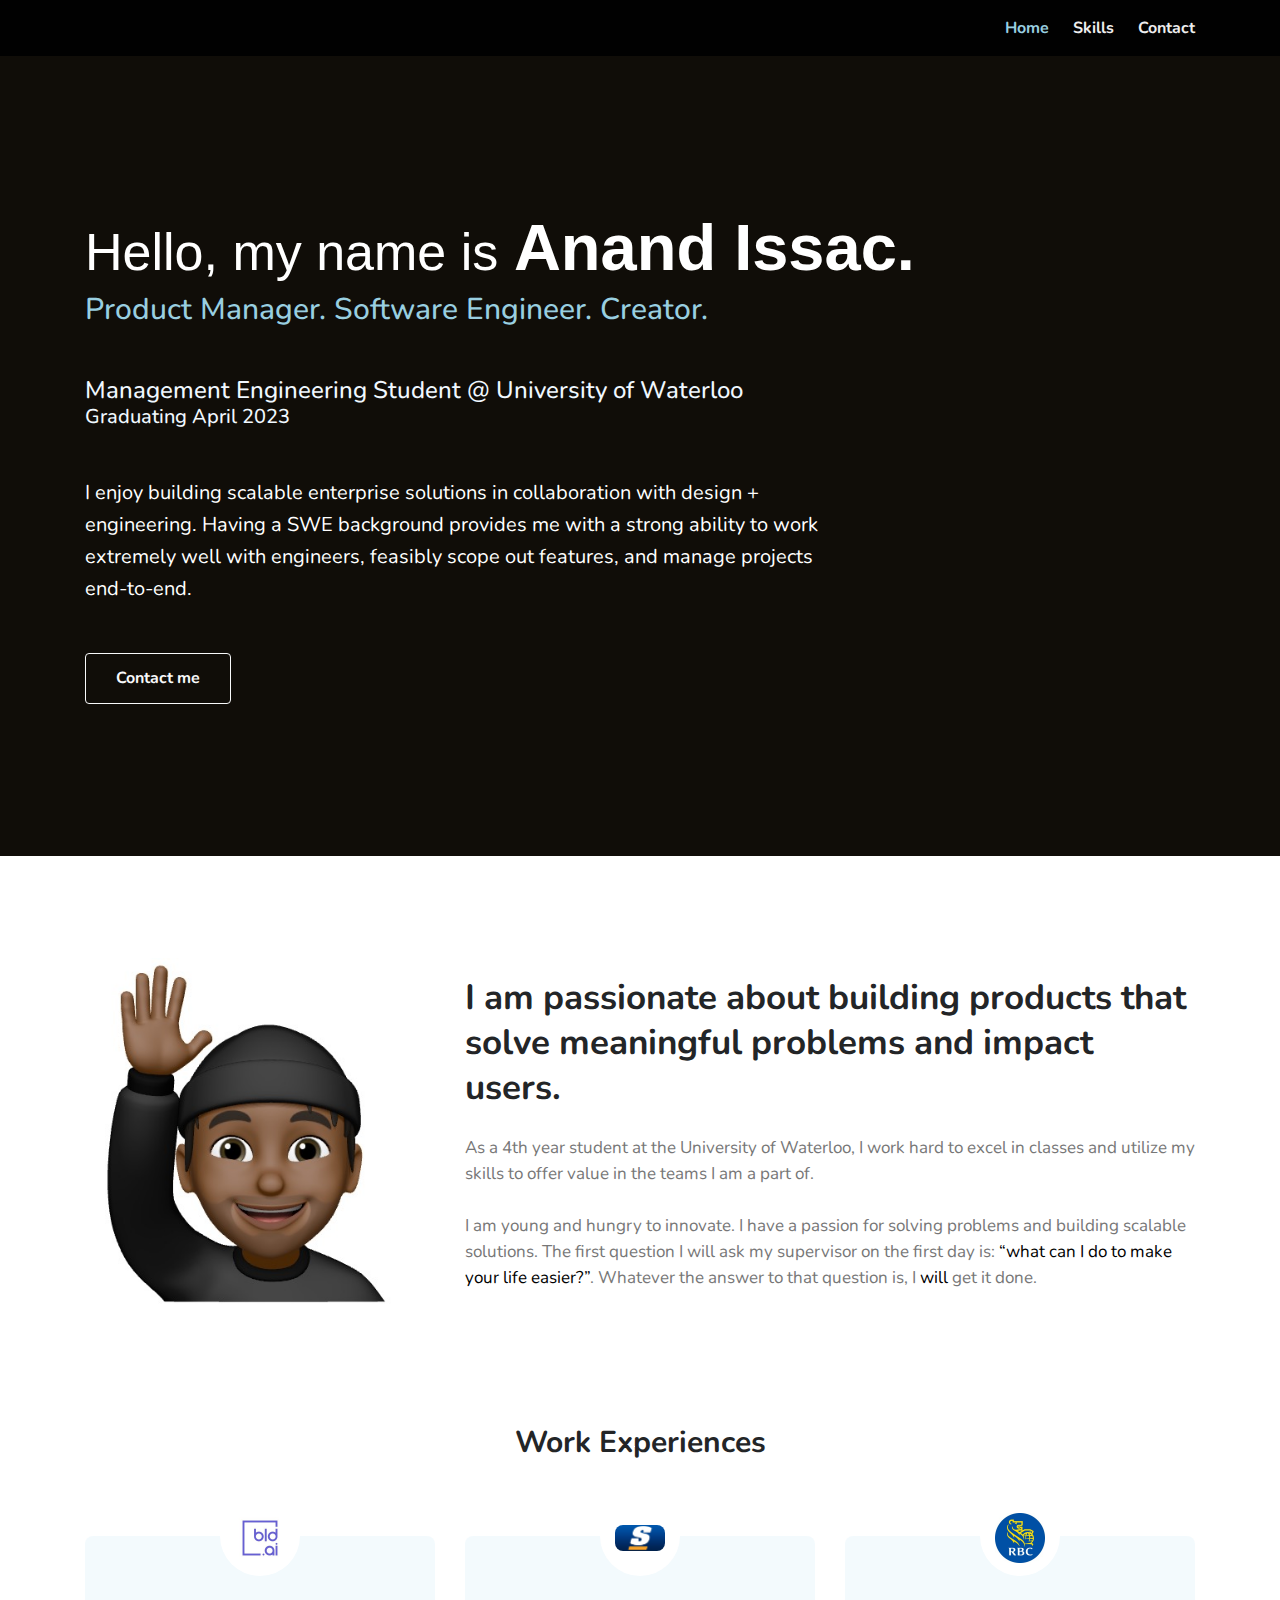
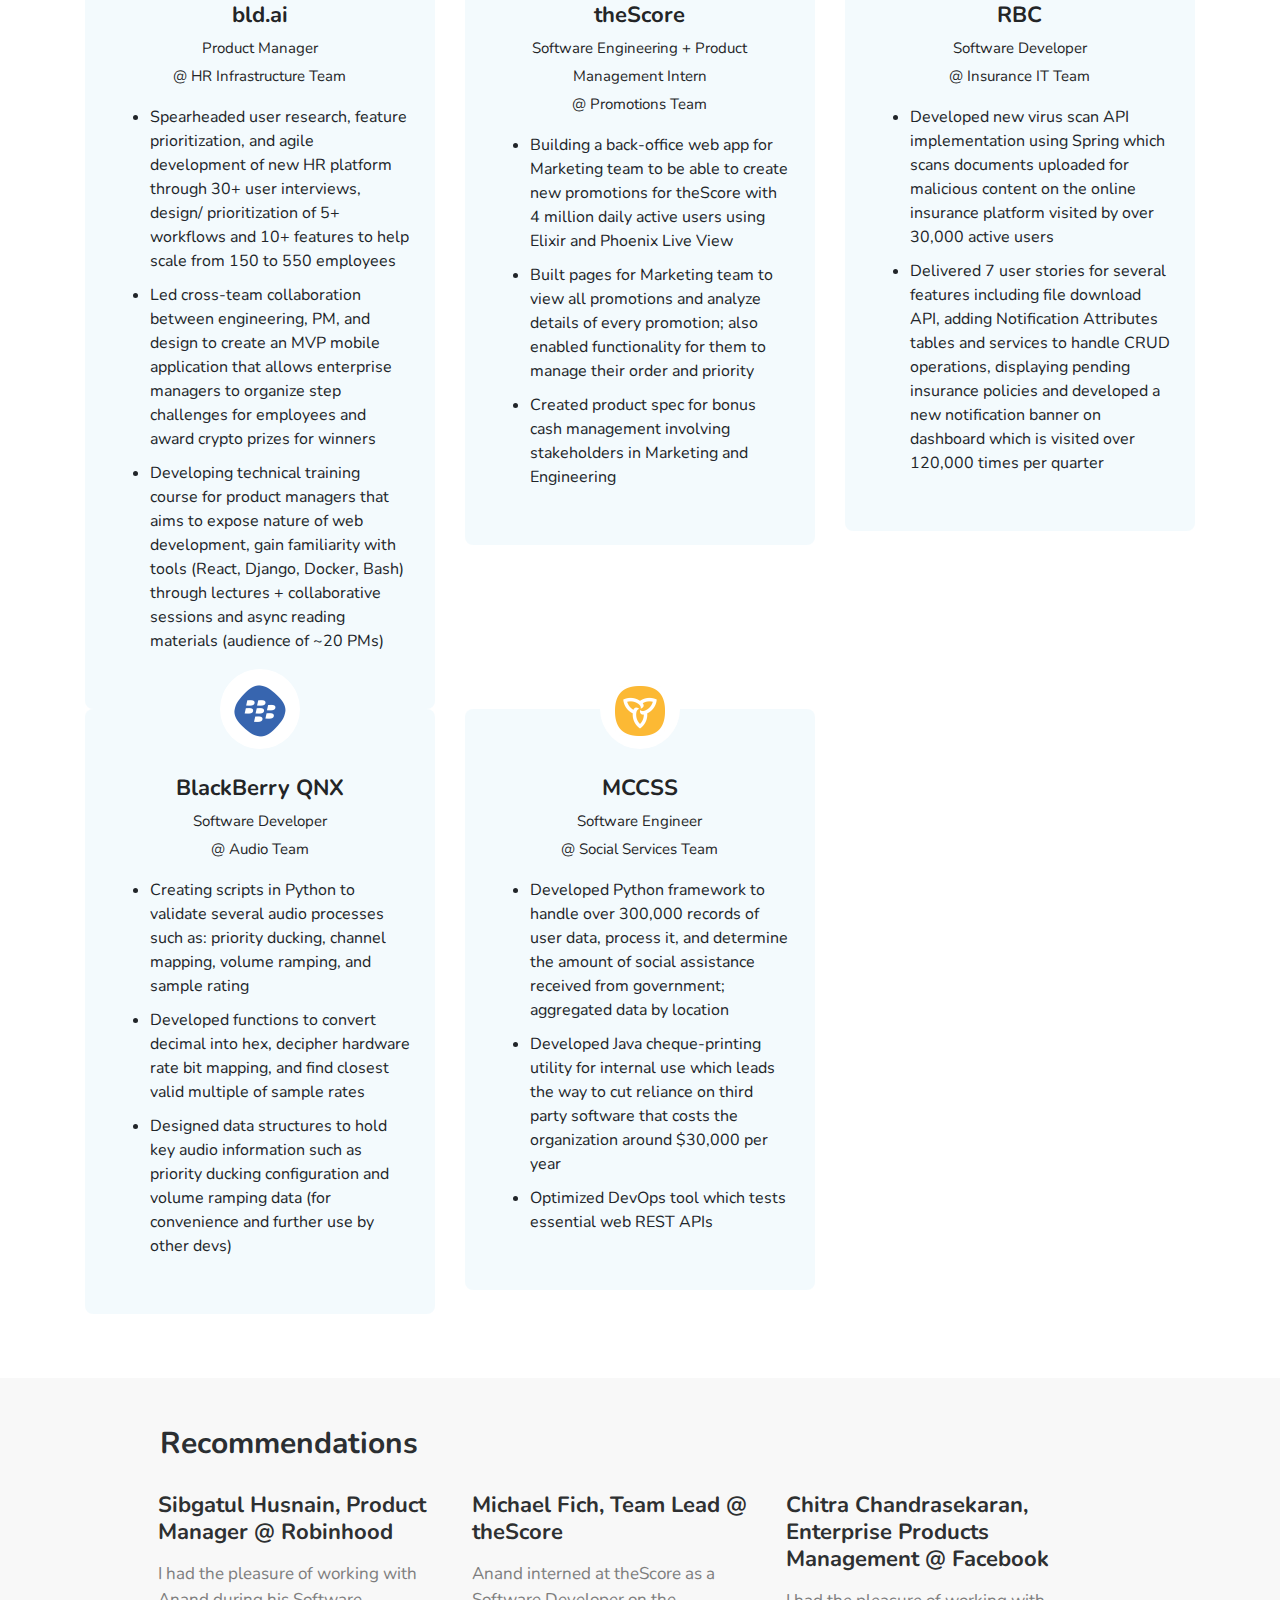
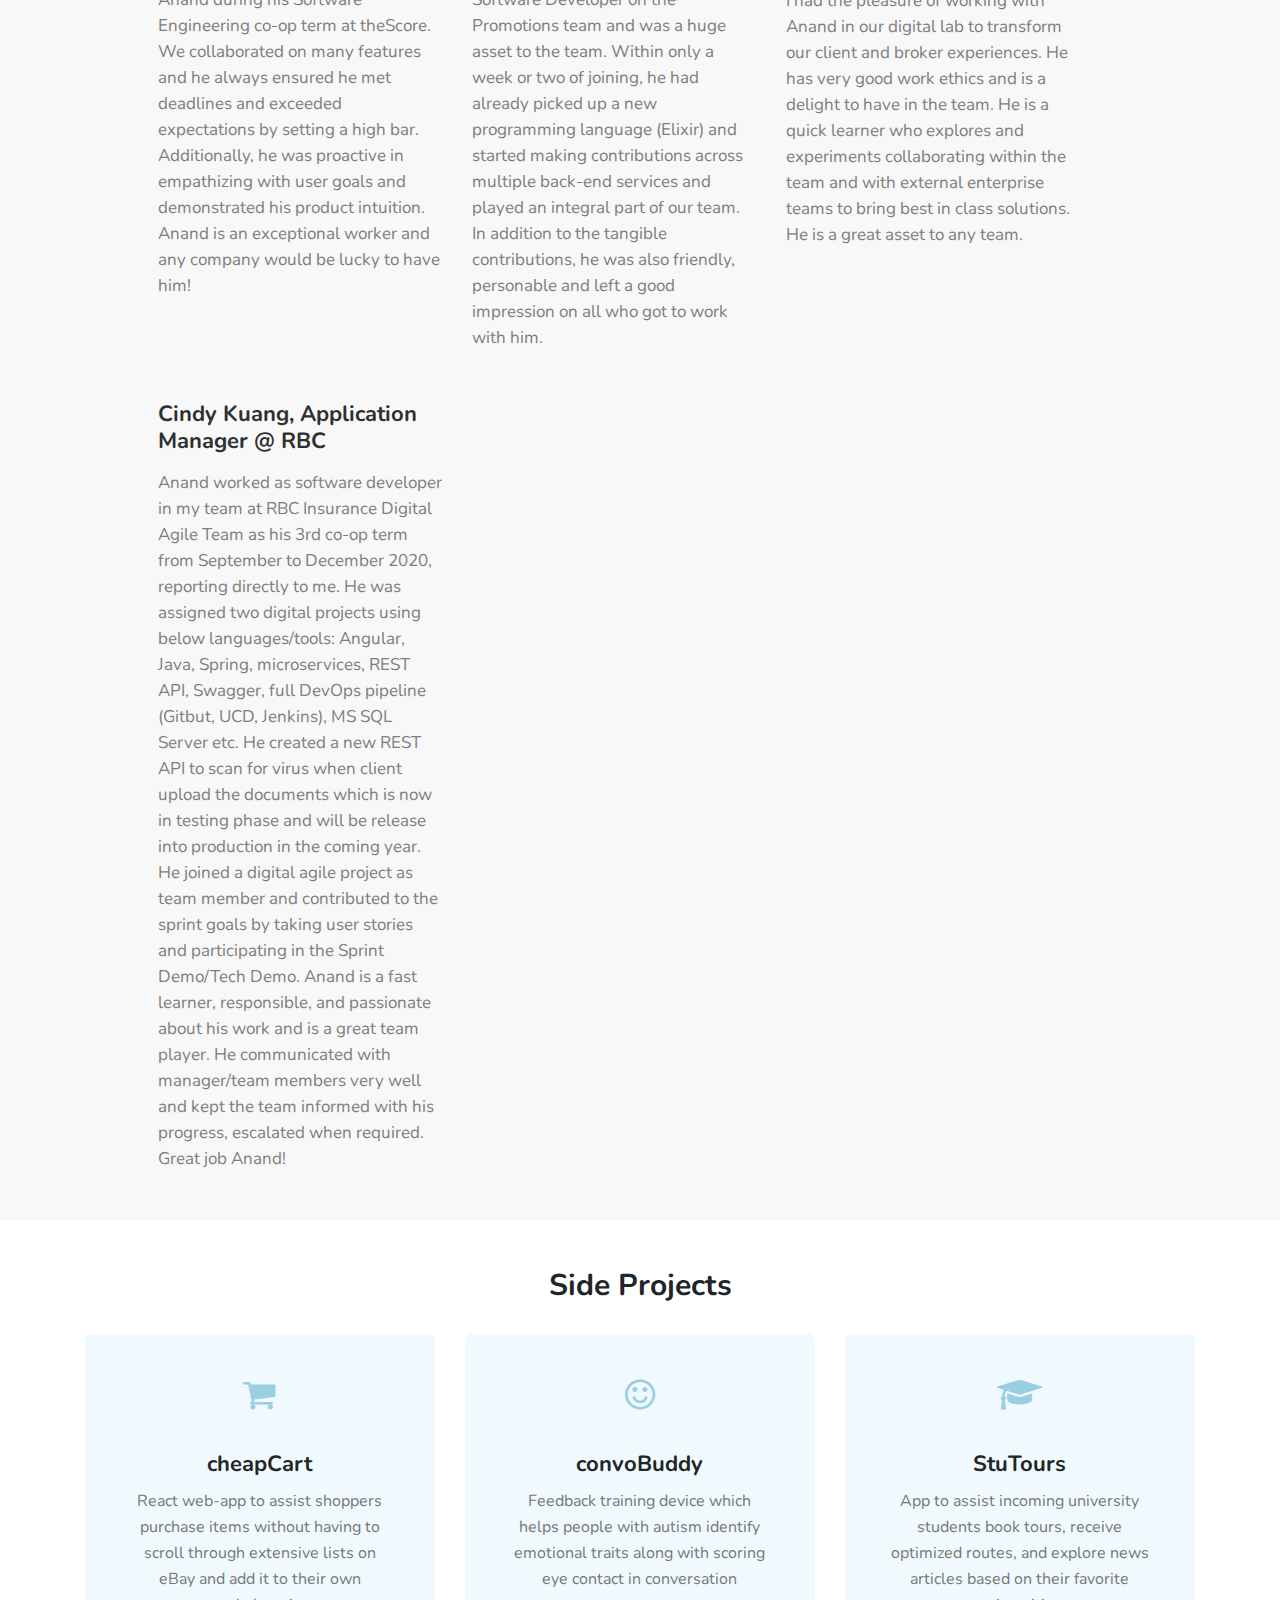
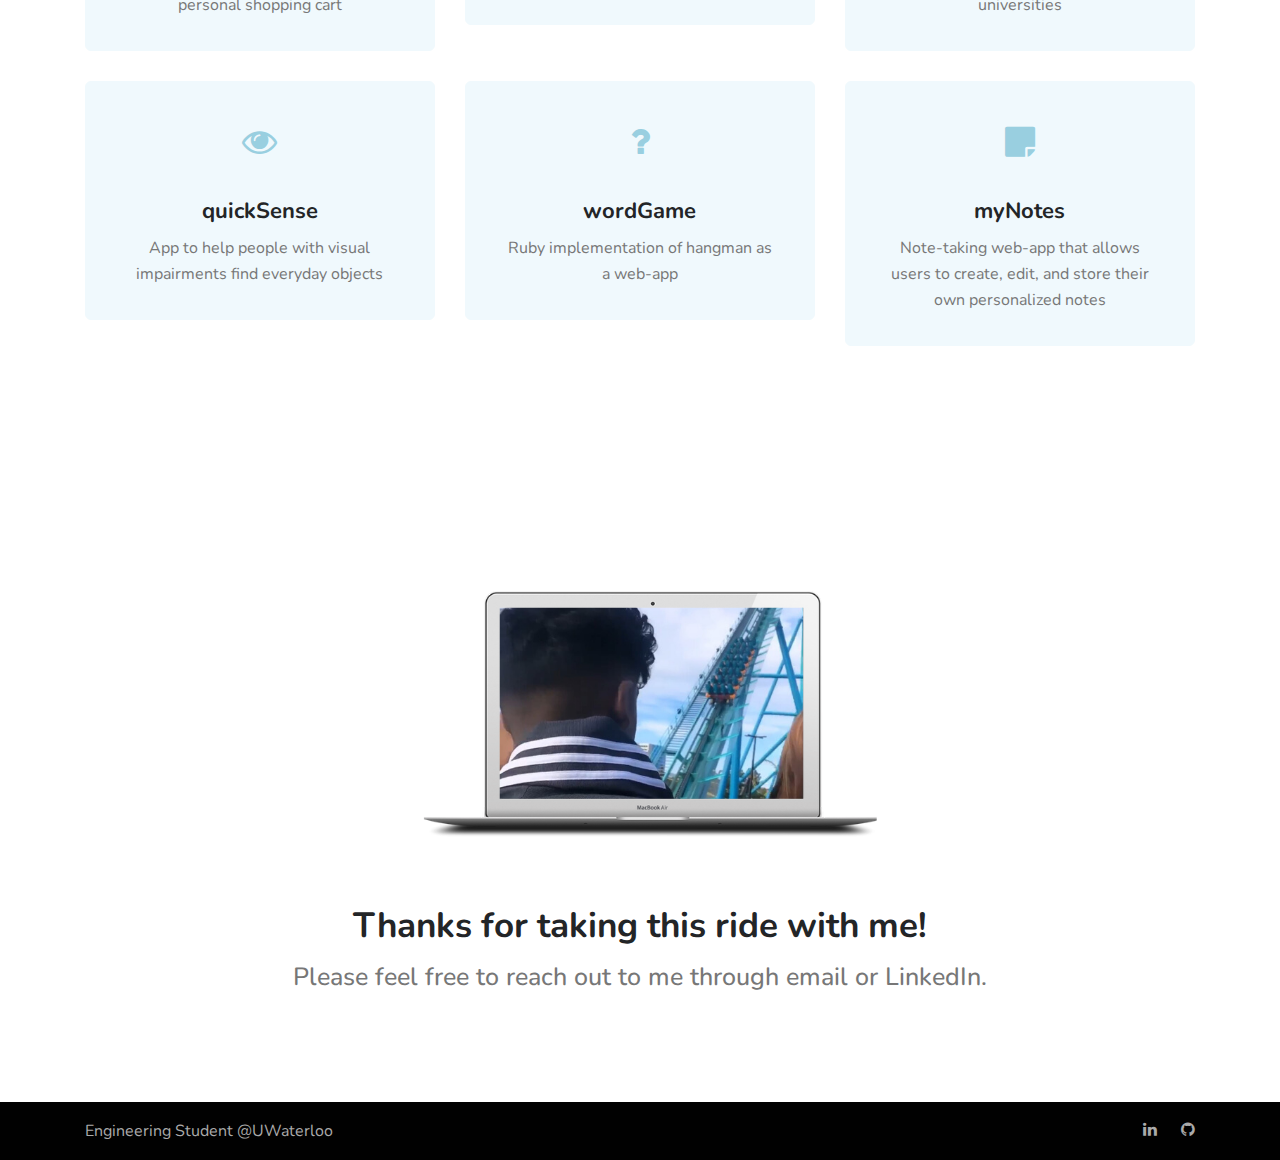
<file: index.html>
<!--
Author: W3layouts
Author URL: http://w3layouts.com
-->
<!doctype html>
<html lang="en">

<head>
  <!-- Required meta tags -->
  <meta charset="utf-8">
  <meta name="viewport" content="width=device-width, initial-scale=1, shrink-to-fit=no">

  <title>Anand Issac Website</title>

  <!-- google fonts -->
  <link href="//fonts.googleapis.com/css?family=Nunito:400,700&display=swap" rel="stylesheet">

  <!-- Template CSS -->
  <link rel="stylesheet" href="assets/css/style-starter.css">

</head>

<body>
<!-- header -->
<header>
  <div class="w3l-header" id="home">
    <div class="container">
      <nav class="navbar navbar-expand-lg navbar-dark pl-0 pr-0">
      
        <!-- if logo is image enable this   
            <a class="navbar-brand" href="#index.html">
                <img src="image-path" alt="Your logo" title="Your logo" style="height:35px;" />
            </a> -->
        <button class="navbar-toggler" type="button" data-toggle="collapse" data-target="#navbarNav" aria-controls="navbarNav" aria-expanded="false"
          aria-label="Toggle navigation">
          <span class="navbar-toggler-icon fa fa-bars"></span>
        </button>
        <div class="collapse navbar-collapse" id="navbarNav">
          <ul class="navbar-nav ml-auto">
            <li class="nav-item active mr-lg-4">
              <a class="nav-link pl-0 pr-0" href="index.html">Home <span class="sr-only">(current)</span></a>
            </li>
            <li class="nav-item mr-lg-4">
              <a class="nav-link pl-0 pr-0" href="services.html">Skills</a>
            </li>
            <li class="nav-item">
              <a class="nav-link pl-0 pr-0" href="contact.html">Contact</a>
            </li>
          </ul>
        </div>
      </nav>
    </div>
  </div>
</header>
<!-- //header -->
<!--  Main banner section -->
<section class="w3l-main-banner">
  <div class="banner-view">
    <div class="banner-info container">
      <h3 class="banner-text" style="font-family: sans-serif;"><small>Hello, my name is</small>
        Anand Issac.
      </h3>
      <h1 style="color: #99cfe0; font-size: 30px"> Product Manager. Software Engineer. Creator. </h1>
      <h4 class="mt-3 mt-5" style="color:aliceblue;"> Management Engineering Student @ University of Waterloo </h4>
      <h5 style="color:aliceblue;"> Graduating April 2023 </h5>

      <p class="mt-3 mb-5 mt-5"> I enjoy building scalable enterprise solutions in collaboration with design + engineering. Having a SWE background provides me with a strong ability to work extremely well with engineers, feasibly scope out features, and manage projects end-to-end. </p><br>
      <a href="contact.html" class="btn btn-outline-light btn-style mr-3">Contact me</a>
    </div>
  </div>

  <div id='stars'></div>
  <div id='stars2'></div>
  <div id='stars3'></div>
</section>

<!--  //Main banner section -->
<!-- w3l-content-photo-5 -->
<div class="w3l-content-photo-5 py-5" id="about">
	<div class="content-main pt-lg-5 pt-md-3 pb-0">
		<div class="container">
			<div class="row">
				<div class="col-lg-4 content-photo">
					<a><img src="assets/images/myimage.jpg" class="img-fluid"></a>
				</div>
				<div class="col-lg-8 content-left mt-lg-0 mt-5 ">
					<h3>I am passionate about building products that solve meaningful problems and impact users.</h3>
					<p class="mb-0">As a 4th year student at the University of Waterloo, I work hard to excel in classes and utilize my skills to offer value in the teams I am a part of.
            <br><br> I am young and hungry to innovate. I have a passion for solving problems and building scalable solutions. The first question I will ask my supervisor on the first day is: <span style="color:black;">“what can I do to make your life easier?”</span>. Whatever the answer to that question is, I <span style="color:black;">will</span> get it done.   </p>
          <!-- 
            <a href="about.html" class="btn-style btn-primary btn mt-lg-5 mt-4">About Me</a>-->
				</div>
			</div>
		</div>
	</div>
</div>

<div class="w3l-open-block-services py-5">
  <div class="container py-lg-3">
      <h3 class="head-title" style="font-size: 30px;">Work Experiences</h3>
      <div class="row mt-5 pt-3">
        <div class="col-lg-4 col-md-6 mt-md-0 mt-5 pt-md-0 pt-3">
            <div class="card text-center">
                <div class="icon-holder" style="background-color: white;">
                  <img style=" float: middle;max-width:50px; max-height:50px;width:auto;height:auto;" src = "assets/images/bld.jpeg">
                </div>
                <h4 class="mission">bld.ai</h4>
                <h4 class="mission" style="font-size: 15px; margin-top: 5px; font-weight: normal;">Product Manager <br> @ HR Infrastructure Team</h4>
                <ul class="mission" style="text-align: left; margin-top: 15px; ">
                  <li class="mission" >Spearheaded user research, feature prioritization, and agile development of new HR platform through 30+ user interviews, design/ prioritization of 5+ workflows and 10+ features to help scale from 150 to 550 employees</li>
                  <li class="mission" style="margin-top: 10px;">Led cross-team collaboration between engineering, PM, and design to create an MVP mobile application that allows enterprise managers to organize step challenges for employees and award crypto prizes for winners</li>
                  <li class="mission" style="margin-top: 10px;">Developing technical training course for product managers that aims to expose nature of web development, gain familiarity with tools (React, Django, Docker, Bash) through lectures + collaborative sessions and async reading materials (audience of ~20 PMs)</li>
                </ul>
              
            </div>
        </div>
          <div class="col-lg-4 col-md-6">
              <div class="card text-center">
                  <div class="icon-holder" style="background-color: white;">
                      
                      <img style=" float: middle;max-width:50px; max-height:50px;width:auto;height:auto;" src = "assets/images/theScore.png">
                  </div>
                  <h4 class="mission">theScore</h4>
                  <h4 class="mission" style="font-size: 15px; margin-top: 5px; font-weight: normal;">Software Engineering + Product Management Intern <br>@ Promotions Team</h4>
                  <ul class="mission" style="text-align: left; margin-top: 15px; ">
                    <li class="mission" >Building a back-office web app for Marketing team to be able to create new promotions for theScore with 4
                      million daily active users using Elixir and Phoenix Live View</li>
                    <li class="mission" style="margin-top: 10px;">Built pages for Marketing team to view all promotions and analyze details of every promotion; also enabled
                      functionality for them to manage their order and priority </li>
                    <li class="mission" style="margin-top: 10px;">Created product spec for bonus cash management involving stakeholders in Marketing and Engineering</li>
                  </ul>
                  <!--
                  <div class="open-description">
                      <p>Maecenas sodales eu commodo ligula eget dolor dolor sit amet ligula</p>
                      <a href="#read" class="editContent">Read More</a>
                  </div>-->
              </div>
          </div>
          <div class="col-lg-4 col-md-6">
              <div class="card text-center">
                  <div class="icon-holder" style="background-color: white;">
                      
                      <img style=" float: middle;max-width:50px; max-height:50px;width:auto;height:auto;" src = "assets/images/rbc.jpeg">
                  </div>
                  <h4 class="mission">RBC</h4>
                  <h4 class="mission" style="font-size: 15px; margin-top: 5px; font-weight: normal;">Software Developer <br>@ Insurance IT Team</h4>
                  <ul class="mission" style="text-align: left; margin-top: 15px; ">
                    <li class="mission" >Developed new virus scan API implementation using Spring which scans documents uploaded for malicious content on the online insurance platform visited by over 30,000 active users</li>
                    <li class="mission" style="margin-top: 10px;">Delivered 7 user stories for several features including file download API, adding Notification Attributes tables and services to handle CRUD operations, displaying pending insurance policies and developed a new notification banner on dashboard which is visited over 120,000 times per quarter </li>
                  </ul>
                  <!--
                  <div class="open-description">
                      <p>Maecenas sodales eu commodo ligula eget dolor dolor sit amet ligula</p>
                      <a href="#read" class="editContent">Read More</a>
                  </div>-->
              </div>
          </div>
          <div class="col-lg-4 col-md-6 mt-md-0 mt-5 pt-md-0 pt-3">
              <div class="card text-center">
                  <div class="icon-holder" style="background-color: white;">
                    <img style=" float: middle;" src = "assets/images/blackberry.png">
                  </div>
                  <h4 class="mission">BlackBerry QNX</h4>
                  <h4 class="mission" style="font-size: 15px; margin-top: 5px; font-weight: normal;">Software Developer <br> @ Audio Team</h4>
                  <ul class="mission" style="text-align: left; margin-top: 15px; ">
                    <li class="mission" >Creating scripts in Python to validate several audio processes such as: priority ducking, channel mapping, volume ramping, and sample rating</li>
                    <li class="mission" style="margin-top: 10px;">Developed functions to convert decimal into hex, decipher hardware rate bit mapping, and find closest valid multiple of sample rates </li>
                    <li class="mission" style="margin-top: 10px;">Designed data structures to hold key audio information such as priority ducking configuration and volume ramping data (for convenience and further use by other devs)</li>
                  </ul>
                 
              </div>
          </div>
          <div class="col-lg-4 col-md-6 mt-lg-0 mt-5 pt-lg-0 pt-3">
              <div class="card text-center">
                  <div class="icon-holder" style="background-color: white;">
                    <img style=" float: middle;max-width:50px; max-height:50px;width:auto;height:auto;" src = "assets/images/mccss.png">
                  </div>
                  <h4 class="mission">MCCSS</h4>
                  <h4 class="mission" style="font-size: 15px; margin-top: 5px; font-weight: normal;">Software Engineer <br>@ Social Services Team</h4>
                  <ul class="mission" style="text-align: left; margin-top: 15px; ">
                    <li class="mission" >Developed Python framework to handle over 300,000 records of user data, process it, and determine the amount of social assistance received from government; aggregated data by location </li>
                    <li class="mission" style="margin-top: 10px;">Developed Java cheque-printing utility for internal use which leads the way to cut reliance on third party
                      software that costs the organization around $30,000 per year </li>
                    <li class="mission" style="margin-top: 10px;">Optimized DevOps tool which tests essential web REST APIs</li>
                  </ul>
                  <!--
                  <div class="open-description">
                      <p>Maecenas sodales eu commodo ligula eget dolor dolor sit amet ligula</p>
                      <a href="#read" class="editContent">Read More</a>
                  </div>
                  -->
              </div>
          </div>
      </div>
  </div>
</div>

<!-- testimonial -->
<section class="w3l-quote-main" id="client">
  <div class="quote py-5">
    <div style="margin-left: 110px;">
    <h3 class="head-title" style="font-size: 30px; font-weight: 700; margin-left: 50px; margin-bottom: 30px;">Recommendations</h3>
    <div class="col-lg-10 w3-services-right-grid mt-lg-0 mt-5 pl-lg-5">
      <div class="row w3-icon-grid-gap1">
          <div class="col-md-4 col-sm-4 w3-icon-grid1">
              <a>
                  <h3>Sibgatul Husnain, Product Manager @ Robinhood</h3>
                  <div class="clearfix"></div>
              </a>
              <p>I had the pleasure of working with Anand during his Software Engineering co-op term at theScore. We collaborated on many features and he always ensured he met deadlines and exceeded expectations by setting a high bar. Additionally, he was proactive in empathizing with user goals and demonstrated his product intuition. Anand is an exceptional worker and any company would be lucky to have him! </p>
          </div>
          <div class="col-md-4 col-sm-4 w3-icon-grid1">
              <a >
                  <h3>Michael Fich, Team Lead @ theScore</h3>
                  <div class="clearfix"></div>
              </a>
              <p>Anand interned at theScore as a Software Developer on the Promotions team and was a huge asset to the team. Within only a week or two of joining, he had already picked up a new programming language (Elixir) and started making contributions across multiple back-end services and played an integral part of our team. In addition to the tangible contributions, he was also friendly, personable and left a good impression on all who got to work with him.</p>
          </div>
          <div class="col-md-4 col-sm-4 w3-icon-grid1">
            <a >
                <h3>Chitra Chandrasekaran, Enterprise Products Management @ Facebook
                  </h3>
                <div class="clearfix"></div>
            </a>
            <p>I had the pleasure of working with Anand in our digital lab to transform our client and broker experiences. He has very good work ethics and is a delight to have in the team. He is a quick learner who explores and experiments collaborating within the team and with external enterprise teams to bring best in class solutions. He is a great asset to any team. </p>
        </div>
        <div class="col-md-4 col-sm-4 w3-icon-grid1">
          <a>
              <h3>Cindy Kuang, Application Manager @ RBC</h3>
              <div class="clearfix"></div>
          </a>
          <p>Anand worked as software developer in my team at RBC Insurance Digital Agile Team as his 3rd co-op term from September to December 2020, reporting directly to me.
            He was assigned two digital projects using below languages/tools: Angular, Java, Spring, microservices, REST API, Swagger, full DevOps pipeline (Gitbut, UCD, Jenkins), MS SQL Server etc. He created a new REST API to scan for virus when client upload the documents which is now in testing phase and will be release into production in the coming year. He joined a digital agile project as team member and contributed to the sprint goals by taking user stories and participating in the Sprint Demo/Tech Demo. Anand is a fast learner, responsible, and passionate about his work and is a great team player. He communicated with manager/team members very well and kept the team informed with his progress, escalated when required. Great job Anand!</p>
      </div>
      </div>
  </div>
  </div>
  </div>
</section>
<!-- //testimonial -->
<!-- projects-->
<section class="w3l-services-block-3">
  <div class="features-main pb-5 pt-0 text-center">
    <h3 class="head-title" style="font-size: 30px; font-weight: 700; margin-top: 3rem;">Side Projects</h3>
    <div class="container pb-lg-3">
      <div class="row features">
        <div class="col-lg-4 col-md-6 feature-grid">
          <a href="https://github.com/Anand-Issac/shopping-cart">
            <div class="feature-body service1">
              <div class="feature-img">
                <span class="fa fa-shopping-cart" aria-hidden="true"></span>
              </div>
              <div class="feature-info mt-4">
                <h3 class="feature-titel mb-2">cheapCart</h3>
                <p class="feature-text">React web-app to assist shoppers purchase items without having to scroll through extensive
                  lists on eBay and add it to their own personal shopping cart
                </p>
              </div>
            </div>
          </a>
        </div>
        <div class="col-lg-4 col-md-6 feature-grid">
          <a href="https://devpost.com/software/convobuddy-mzp630">
            <div class="feature-body service2">
              <div class="feature-img">
                <span class="fa fa-smile-o icon-fea" aria-hidden="true"></span>
              </div>
              <div class="feature-info mt-4">
                <h3 class="feature-titel mb-2">convoBuddy</h3>
                <p class="feature-text">Feedback training device which helps people with autism identify emotional traits along with scoring eye contact in conversation
                </p>

              </div>
            </div>
          </a>
        </div>
        <div class="col-lg-4 col-md-6 feature-grid">
          <a href="https://github.com/Anand-Issac/hackthenorth2019">
            <div class="feature-body service3">
              <div class="feature-img">
                <span class="fa fa-graduation-cap" aria-hidden="true"></span>
              </div>
              <div class="feature-info mt-4">
                <h3 class="feature-titel mb-2">StuTours</h3>
                <p class="feature-text">App to assist incoming university students book tours, receive optimized routes,
                  and explore news articles based on their favorite universities
                </p>
                <div class="hover">
                </div>
              </div>
            </div>
          </a>
        </div>
        <div class="col-lg-4 col-md-6 feature-grid">
          <a href="https://devpost.com/software/quicksense">
            <div class="feature-body service4">
              <div class="feature-img">
                <span class="fa fa-eye" aria-hidden="true"></span>
              </div>
              <div class="feature-info mt-4">
                <h3 class="feature-titel mb-2">quickSense</h3>
                <p class="feature-text">App to help people with visual impairments find everyday objects
                </p>
              </div>
            </div>
          </a>
        </div>
        <div class="col-lg-4 col-md-6 feature-grid">
          <a href="https://hw7-wordgame-azissac.herokuapp.com/new">
            <div class="feature-body service5">
              <div class="feature-img">
                <span class="fa fa-question icon-fea" aria-hidden="true"></span>
              </div>
              <div class="feature-info mt-4">
                <h3 class="feature-titel mb-2">wordGame</h3>
                <p class="feature-text">Ruby implementation of hangman as a web-app
                </p>
              </div>
            </div>
          </a>
        </div>
        <div class="col-lg-4 col-md-6 feature-grid">
          <a href="https://github.com/Anand-Issac/myNotes">
            <div class="feature-body service6">
              <div class="feature-img">
                <span class="fa fa-sticky-note icon-fea" aria-hidden="true"></span>
              </div>
              <div class="feature-info mt-4">
                <h3 class="feature-titel mb-2">myNotes</h3>
                <p class="feature-text">Note-taking web-app that allows users to create, edit, and store their own personalized notes
                </p>
              </div>
            </div>
          </a>
        </div>
      </div>
    </div>
  </div>
</section>

<!-- iphone home block -->
<section class="w3l-blog py-5 text-center">
    <div class="container py-lg-5">
        <div class="row">
            <div class="col-lg-12">
                <div class="img-block">
                    <a href="#img">
                        <img src="assets/images/frame-mac.png" class="img-fluid" alt="image" />
                    </a>
                </div>
            </div>
        </div>
        <div class="row">
            <div class="col-lg-12">
                <h3 style="margin-top: -100px;">Thanks for taking this ride with me!</h3>
                <h5 class="mt-3">Please feel free to reach out to me through email or LinkedIn.</h5>
                
               
            </div>
            <!-- <div class="col-lg-3 col-6 pl-md-3 pl-2 mt-lg-0 mt-md-5 mt-4">
                <div class="img-block">
                    <a href="#img">
                        <img src="assets/images/p2.jpg" class="img-fluid" alt="image" />
                    </a>
                </div>
            </div> -->
        </div>
    </div>
</section>
<!-- //iphone home block -->



<!-- //home page blog-->
<!-- freelance hire me 
<section class="w3l-grid-quote py-5">
    <div class="container py-lg-3">
        <h6>I'am available for freelance projects.</h6>
        <h3>Let's work together indeed!</h3>
        <a href="contact.html" class="btn-style btn-primary btn">Get quotes</a>
        <a href="contact.html" class="btn btn-style btn-light ml-2">Hire me</a>
    </div>
</section>
//freelance hire me -->

<!-- Footer -->
<footer>
  <section class="w3l-footers-1">
    <div class="footer py-3">
      <div class="container">
        <div class="footer-content">
          <div class="row">
            <div class="col-lg-8 footer-left">
              <p>Engineering Student @UWaterloo</p>
            </div>
            <div class="col-lg-4 footer-right text-lg-right text-center mt-lg-0 mt-3">
              <ul class="social m-0 p-0">
                
                <li><a href="https://www.linkedin.com/in/anand-issac/"><span class="fa fa-linkedin"></span></a></li>
                <li><a href="https://github.com/Anand-Issac"><span class="fa fa-github"></span></a></li>
                
              </ul>
            </div>
          </div>
        </div>
      </div>
    </div>
  </section>
</footer>
<!-- //Footer -->

<!-- move top -->
<button onclick="topFunction()" id="movetop" class="editContent" title="Go to top">
  <span class="fa fa-angle-up"></span>
</button>
<script>
  // When the user scrolls down 20px from the top of the document, show the button
  window.onscroll = function () {
    scrollFunction()
  };

  function scrollFunction() {
    if (document.body.scrollTop > 20 || document.documentElement.scrollTop > 20) {
      document.getElementById("movetop").style.display = "block";
    } else {
      document.getElementById("movetop").style.display = "none";
    }
  }

  // When the user clicks on the button, scroll to the top of the document
  function topFunction() {
    document.body.scrollTop = 0;
    document.documentElement.scrollTop = 0;
  }
</script>
<!-- /move top -->

<!-- common jquery -->
<script src="assets/js/jquery-3.3.1.min.js"></script>
<!-- //common jquery -->

<!-- disable body scroll which navbar is in active -->
<script>
  $(function () {
    $('.navbar-toggler').click(function () {
      $('body').toggleClass('noscroll');
    })
  });
</script>
<!-- disable body scroll which navbar is in active -->


<!-- for blog carousel slider -->
<script src="assets/js/owl.carousel.js"></script>
<script>
  $(document).ready(function () {
    var owl = $('.owl-carousel');
    owl.owlCarousel({
      stagePadding: 20,
      margin: 15,
      nav: false,
      loop: false,
      responsive: {
        0: {
          items: 1
        },
        600: {
          items: 2
        },
        1000: {
          items: 3
        }
      }
    })
  })
</script>
<!-- //for blog carousel slider -->


<!-- stats number counter-->
<script src="assets/js/jquery.waypoints.min.js"></script>
<script src="assets/js/jquery.countup.js"></script>
<script>
  $('.counter').countUp();
</script>
<!-- //stats number counter -->

<!-- jQuery-Photo-filter-lightbox-portfolio-plugin -->
<script src="assets/js/jquery-1.7.2.js"></script>
<script src="assets/js/jquery.quicksand.js"></script>
<script src="assets/js/script.js"></script>
<script src="assets/js/jquery.prettyPhoto.js"></script>
<!-- //jQuery-Photo-filter-lightbox-portfolio-plugin -->

<!--  bootstrap js -->
<script src="assets/js/bootstrap.min.js"></script>
<!--  //bootstrap js -->

</body>

</html>
</file>
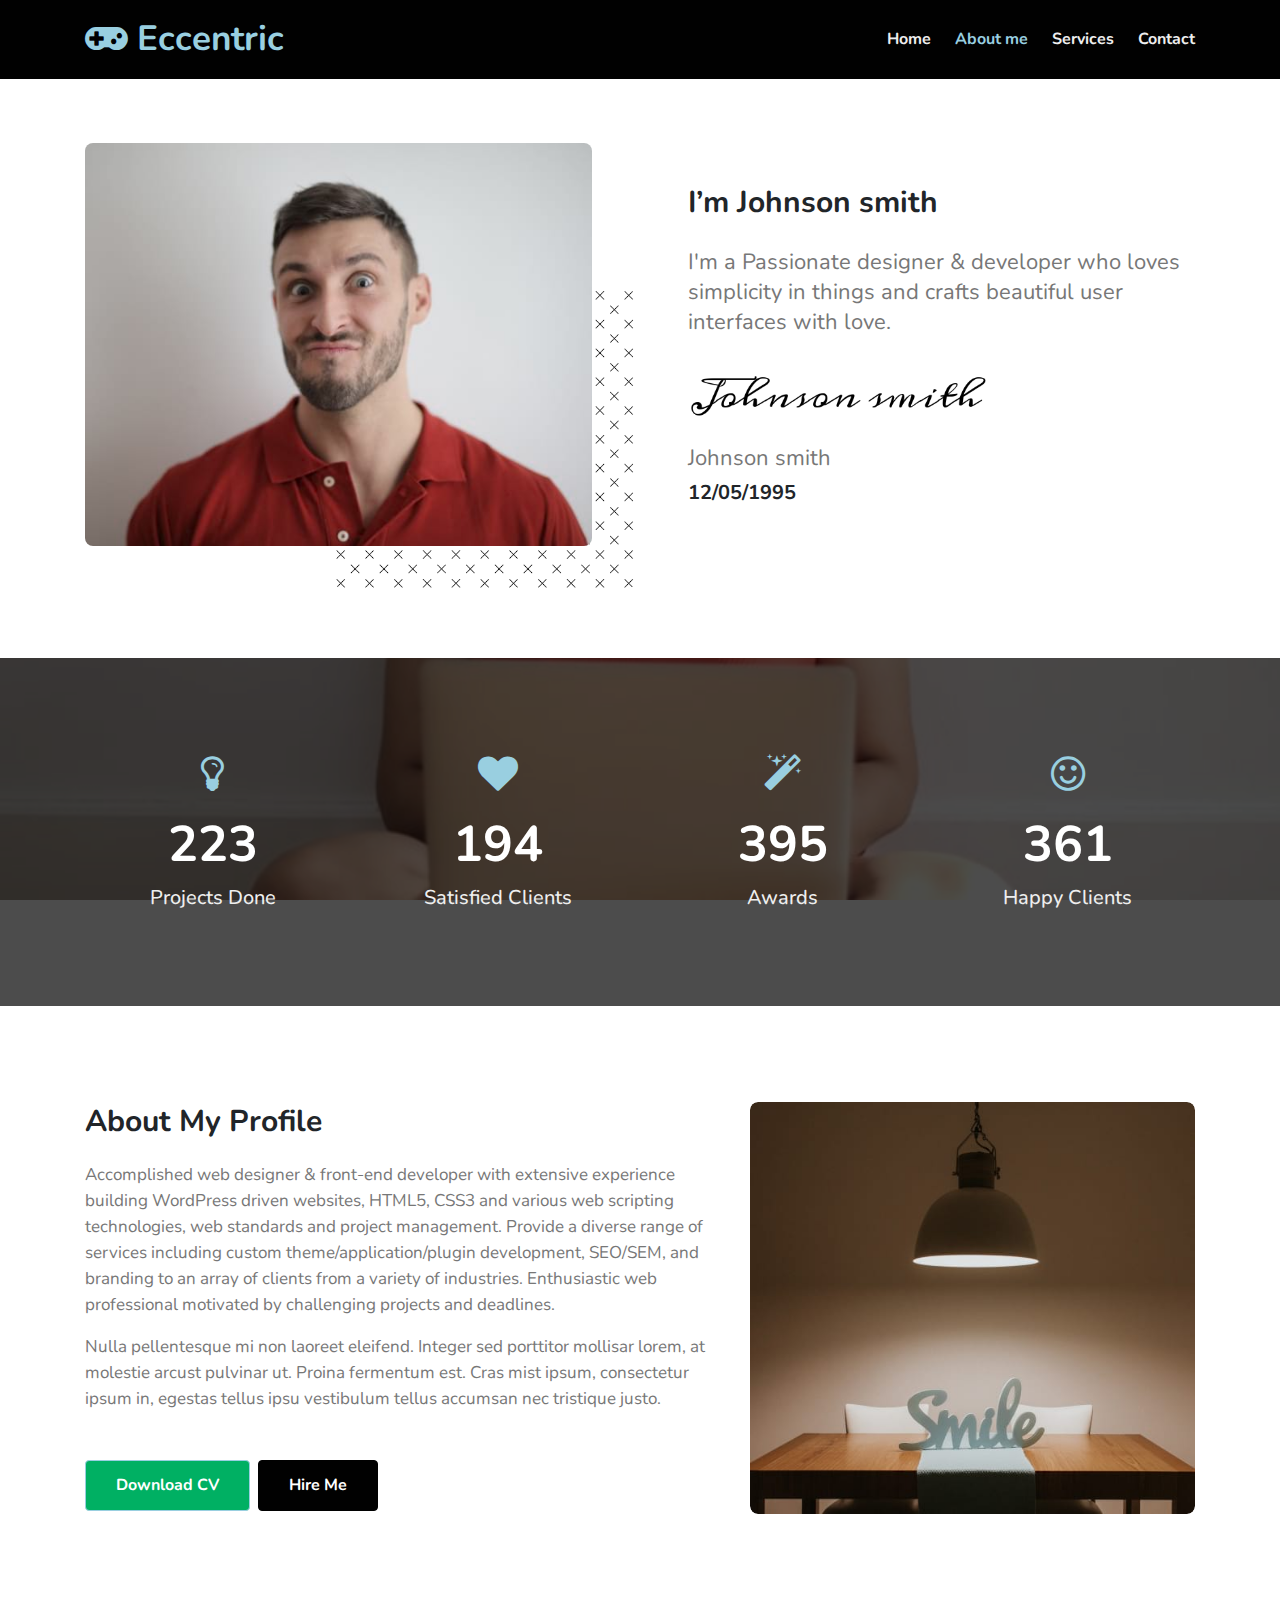
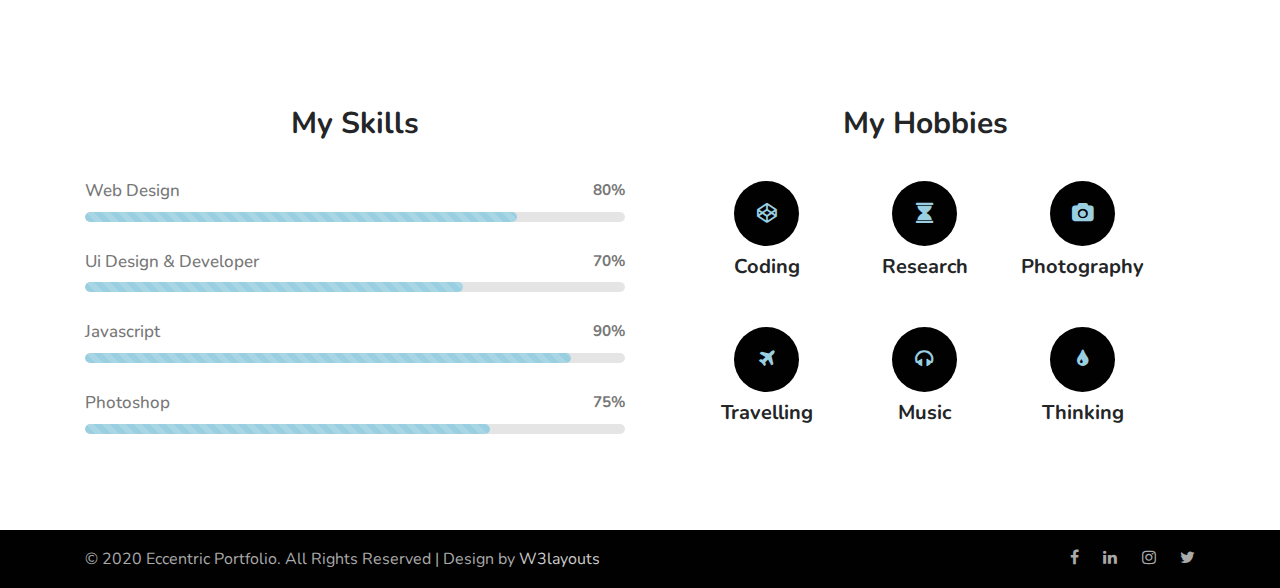
<file: about.html>
<!--
Author: W3layouts
Author URL: http://w3layouts.com
-->
<!doctype html>
<html lang="en">

<head>
  <!-- Required meta tags -->
  <meta charset="utf-8">
  <meta name="viewport" content="width=device-width, initial-scale=1, shrink-to-fit=no">

  <title>Eccentric portfolio V2 - Personal Category Bootstrap Responsive Website Template | About : W3layouts</title>

  <!-- google fonts -->
  <link href="//fonts.googleapis.com/css?family=Nunito:400,700&display=swap" rel="stylesheet">

  <!-- Template CSS -->
  <link rel="stylesheet" href="assets/css/style-starter.css">

</head>

<body>
<!-- header -->
<header>
  <div class="w3l-header" id="home">
    <div class="container">
      <nav class="navbar navbar-expand-lg navbar-dark pl-0 pr-0">
        <a class="navbar-brand m-0" href="index.html"><span class="fa fa-gamepad"></span> Eccentric </a>
        <!-- if logo is image enable this   
            <a class="navbar-brand" href="#index.html">
                <img src="image-path" alt="Your logo" title="Your logo" style="height:35px;" />
            </a> -->
        <button class="navbar-toggler" type="button" data-toggle="collapse" data-target="#navbarNav" aria-controls="navbarNav" aria-expanded="false"
          aria-label="Toggle navigation">
          <span class="navbar-toggler-icon fa fa-bars"></span>
        </button>
        <div class="collapse navbar-collapse" id="navbarNav">
          <ul class="navbar-nav ml-auto">
            <li class="nav-item mr-lg-4">
              <a class="nav-link pl-0 pr-0" href="index.html">Home <span class="sr-only">(current)</span></a>
            </li>
            <li class="nav-item active mr-lg-4">
              <a class="nav-link pl-0 pr-0" href="about.html">About me</a>
            </li>
            <li class="nav-item mr-lg-4">
              <a class="nav-link pl-0 pr-0" href="services.html">Services</a>
            </li>
            <li class="nav-item">
              <a class="nav-link pl-0 pr-0" href="contact.html">Contact</a>
            </li>
          </ul>
        </div>
      </nav>
    </div>
  </div>
</header>
<!-- //header -->
<!-- about me -->
<div class="w3l-about py-5">
    <div class="container py-lg-3">
        <div class="row about-content mb-lg-5">
            <div class="col-lg-6 pr-md-5">
                <div class="image-block">
                    <img src="assets/images/me.jpg" class="img-fluid myphoto" alt="my photo" />
                    <img src="assets/images/cross.png" class="img-fluid pos" alt="dots" />
                </div>
            </div>
            <div class="col-lg-6 info pl-lg-5 mt-lg-0 mt-5 pt-lg-0 pt-3 align-center">
                <h4 class="">I’m Johnson smith</h4>
                <p class="mt-md-4 mt-3 mb-0"> I'm a Passionate designer & developer who loves simplicity in things and crafts beautiful user
                    interfaces with love.</p>
                <img src="assets/images/signature.png" class="img-fluid signature mt-4 mb-2" width="300px" alt="my photo" />
                <p class="m-0 mb-2">Johnson smith</p>
                <h6>12/05/1995</h6>
            </div>
        </div>
    </div>
</div>
<!-- //about me -->
<!-- stats -->
<section class="w3l-stats py-lg-5 py-4" id="stats">
    <div class="gallery-inner container py-md-5 py-4">
        <div class="row stats-con text-white">
            <div class="col-sm-3 col-6 stats_info counter_grid">
                <span class="fa fa-lightbulb-o"></span>
                <p class="counter">645</p>
                <h4>Projects Done</h4>
            </div>
            <div class="col-sm-3 col-6 stats_info counter_grid1">
                <span class="fa fa-heart"></span>
                <p class="counter">563</p>
                <h4>Satisfied Clients</h4>
            </div>
            <div class="col-sm-3 col-6 stats_info counter_grid mt-sm-0 mt-5">
                <span class="fa fa-magic"></span>
                <p class="counter">1145</p>
                <h4>Awards</h4>
            </div>
            <div class="col-sm-3 col-6 stats_info counter_grid2 mt-sm-0 mt-5">
                <span class="fa fa-smile-o"></span>
                <p class="counter">1045</p>
                <h4>Happy Clients</h4>
            </div>
        </div>
    </div>
</section>
<!-- //stats -->
<!-- about my profile -->
<section class="w3l-about-bottom py-5" id="about">
    <div class="container py-lg-5 py-md-3">
        <div class="row middle-grids">
            <div class="col-lg-7 advantage-grid-info">
                <div class="advantage_left">
                    <h4>About my profile </h4>
                    <p class="mb-3">Accomplished web designer & front-end developer with extensive experience
                        building WordPress driven websites, HTML5, CSS3 and various web scripting technologies,
                        web standards and project management. Provide a diverse range of services including custom
                        theme/application/plugin development, SEO/SEM, and branding to an array of clients from a
                        variety of industries. Enthusiastic web professional motivated by challenging projects and
                        deadlines.</p>
                    <p class="mb-0">Nulla pellentesque mi non laoreet eleifend. Integer sed porttitor mollisar
                        lorem, at molestie arcust pulvinar ut. Proina fermentum est. Cras mist ipsum, consectetur
                        ipsum in, egestas tellus ipsu vestibulum tellus accumsan nec tristique justo.
                    </p>
                    <a href="resume.html" class="btn-style btn-primary btn mt-lg-5 mt-4">Download CV</a>
                    <a href="contact.html" class="btn-style btn-secondary btn mt-lg-5 mt-4 ml-1">Hire Me</a>
                </div>
            </div>
            <div class="col-lg-5 advantage-grid-info1">
                <div class="advantage_left1 mt-lg-0 mt-5">
                    <img src="assets/images/about.jpg" class="img img-fluid" alt="">
                </div>
            </div>
        </div>
    </div>
</section>
<!-- //about my profile -->
<!-- skills and hobbies -->
<div class="w3l-skills py-5" id="skills">
    <div class="container py-lg-5 py-md-3">
        <div class="modal-spa">
            <div class="row skills">
                <div class="col-lg-6 bar-grids bargrids-left">
                    <h4> My Skills </h4>
                    <h6>web design <span> 80% </span></h6>
                    <div class="progress">
                        <div class="progress-bar progress-bar-striped active editContent" style="width: 80%">
                        </div>
                    </div>
                    <h6>ui design & developer <span> 70% </span></h6>
                    <div class="progress  w3-bar-grids">
                        <div class="progress-bar progress-bar-striped active" style="width: 70%">
                        </div>
                    </div>
                    <h6>Javascript<span>90% </span></h6>
                    <div class="progress  w3-bar-grids">
                        <div class="progress-bar progress-bar-striped active" style="width: 90%">
                        </div>
                    </div>
                    <h6>Photoshop <span> 75% </span></h6>
                    <div class="progress  w3-bar-grids prgs-w3-last">
                        <div class="progress-bar progress-bar-striped active" style="width: 75%">
                        </div>
                    </div>
                </div>
                <div class="col-lg-6 bar-grids w3-bar-grids mt-lg-0 mt-5">
                    <h4> My Hobbies </h4>
                    <div class="row pl-lg-5 pr-lg-5">
                        <div class="col-4 hobbies-grid1 grid1">
                            <div class="icon-bg">
                                <span class="fa fa-codepen"></span>
                            </div>
                            <h5>Coding</h5>
                        </div>
                        <div class="col-4 hobbies-grid1 grid2">
                            <div class="icon-bg">
                                <span class="fa fa-hourglass"></span>
                            </div>
                            <h5>Research</h5>
                        </div>
                        <div class="col-4 hobbies-grid1 grid3">
                            <div class="icon-bg">
                                <span class="fa fa-camera"></span>
                            </div>
                            <h5>Photography</h5>
                        </div>
                        <div class="col-4 hobbies-grid1 grid4">
                            <div class="icon-bg">
                                <span class="fa fa-plane"></span>
                            </div>
                            <h5>Travelling</h5>
                        </div>
                        <div class="col-4 hobbies-grid1 grid5">
                            <div class="icon-bg">
                                <span class="fa fa-headphones"></span>
                            </div>
                            <h5>Music</h5>
                        </div>
                        <div class="col-4 hobbies-grid1 grid6">
                            <div class="icon-bg">
                                <span class="fa fa-tint"></span>
                            </div>
                            <h5>Thinking</h5>
                        </div>
                    </div>
                </div>
            </div>
        </div>
    </div>
</div>
<!-- //skills and hobbies -->
<!-- Footer -->
<footer>
  <section class="w3l-footers-1">
    <div class="footer py-3">
      <div class="container">
        <div class="footer-content">
          <div class="row">
            <div class="col-lg-8 footer-left">
              <p class="m-0">&copy; 2020 Eccentric Portfolio. All Rights Reserved | Design by <a href="https://w3layouts.com">W3layouts</a></p>
            </div>
            <div class="col-lg-4 footer-right text-lg-right text-center mt-lg-0 mt-3">
              <ul class="social m-0 p-0">
                <li><a href="#facebook"><span class="fa fa-facebook"></span></a></li>
                <li><a href="#linkedin"><span class="fa fa-linkedin"></span></a></li>
                <li><a href="#instagram"><span class="fa fa-instagram"></span></a></li>
                <li><a href="#twitter"><span class="fa fa-twitter"></span></a></li>
              </ul>
            </div>
          </div>
        </div>
      </div>
    </div>
  </section>
</footer>
<!-- //Footer -->

<!-- move top -->
<button onclick="topFunction()" id="movetop" class="editContent" title="Go to top">
  <span class="fa fa-angle-up"></span>
</button>
<script>
  // When the user scrolls down 20px from the top of the document, show the button
  window.onscroll = function () {
    scrollFunction()
  };

  function scrollFunction() {
    if (document.body.scrollTop > 20 || document.documentElement.scrollTop > 20) {
      document.getElementById("movetop").style.display = "block";
    } else {
      document.getElementById("movetop").style.display = "none";
    }
  }

  // When the user clicks on the button, scroll to the top of the document
  function topFunction() {
    document.body.scrollTop = 0;
    document.documentElement.scrollTop = 0;
  }
</script>
<!-- /move top -->

<!-- common jquery -->
<script src="assets/js/jquery-3.3.1.min.js"></script>
<!-- //common jquery -->

<!-- disable body scroll which navbar is in active -->
<script>
  $(function () {
    $('.navbar-toggler').click(function () {
      $('body').toggleClass('noscroll');
    })
  });
</script>
<!-- disable body scroll which navbar is in active -->


<!-- for blog carousel slider -->
<script src="assets/js/owl.carousel.js"></script>
<script>
  $(document).ready(function () {
    var owl = $('.owl-carousel');
    owl.owlCarousel({
      stagePadding: 20,
      margin: 15,
      nav: false,
      loop: false,
      responsive: {
        0: {
          items: 1
        },
        600: {
          items: 2
        },
        1000: {
          items: 3
        }
      }
    })
  })
</script>
<!-- //for blog carousel slider -->


<!-- stats number counter-->
<script src="assets/js/jquery.waypoints.min.js"></script>
<script src="assets/js/jquery.countup.js"></script>
<script>
  $('.counter').countUp();
</script>
<!-- //stats number counter -->

<!-- jQuery-Photo-filter-lightbox-portfolio-plugin -->
<script src="assets/js/jquery-1.7.2.js"></script>
<script src="assets/js/jquery.quicksand.js"></script>
<script src="assets/js/script.js"></script>
<script src="assets/js/jquery.prettyPhoto.js"></script>
<!-- //jQuery-Photo-filter-lightbox-portfolio-plugin -->

<!--  bootstrap js -->
<script src="assets/js/bootstrap.min.js"></script>
<!--  //bootstrap js -->

</body>

</html>
</file>
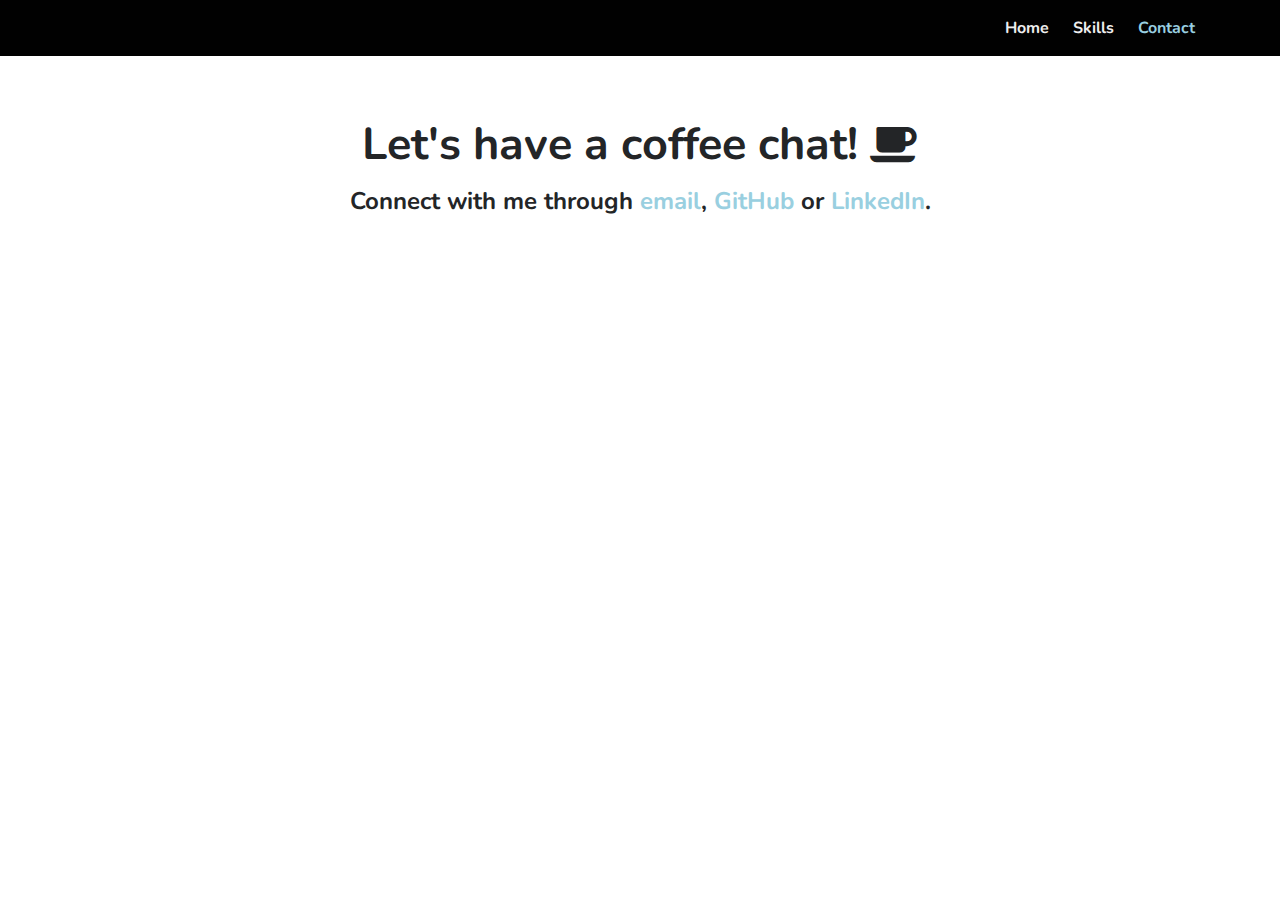
<file: contact.html>
<!--
Author: W3layouts
Author URL: http://w3layouts.com
-->
<!doctype html>
<html lang="en">

<head>
  <!-- Required meta tags -->
  <meta charset="utf-8">
  <meta name="viewport" content="width=device-width, initial-scale=1, shrink-to-fit=no">

  <title>Anand Issac Website</title>

  <!-- google fonts -->
  <link href="//fonts.googleapis.com/css?family=Nunito:400,700&display=swap" rel="stylesheet">

  <!-- Template CSS -->
  <link rel="stylesheet" href="assets/css/style-starter.css">

</head>

<body>
<!-- header -->
<header>
  <div class="w3l-header" id="home">
    <div class="container">
      <nav class="navbar navbar-expand-lg navbar-dark pl-0 pr-0">
       
        <!-- if logo is image enable this   
            <a class="navbar-brand" href="#index.html">
                <img src="image-path" alt="Your logo" title="Your logo" style="height:35px;" />
            </a> -->
        <button class="navbar-toggler" type="button" data-toggle="collapse" data-target="#navbarNav" aria-controls="navbarNav" aria-expanded="false"
          aria-label="Toggle navigation">
          <span class="navbar-toggler-icon fa fa-bars"></span>
        </button>
        <div class="collapse navbar-collapse" id="navbarNav">
          <ul class="navbar-nav ml-auto">
            <li class="nav-item mr-lg-4">
              <a class="nav-link pl-0 pr-0" href="index.html">Home <span class="sr-only">(current)</span></a>
            </li>
          
            <li class="nav-item mr-lg-4">
              <a class="nav-link pl-0 pr-0" href="services.html">Skills</a>
            </li>
            <li class="nav-item active">
              <a class="nav-link pl-0 pr-0" href="contact.html">Contact</a>
            </li>
          </ul>
        </div>
      </nav>
    </div>
  </div>
</header>
<!-- //header -->
<!-- contact form -->
<section class="w3l-contacts-12 py-5" id="contact">
	<div class="container py-md-3">
		<div class="contacts12-main">
			<div class="title-section">
				<h3 class="main-title-w3 mb-md-5 mb-4">Let's have a coffee chat! <span class="fa fa-coffee" aria-hidden="true"></span> 
          <br>
          <span style="font-size:x-large;">
          Connect with me through
		
					<a href="mailto:anand.z.issac@gmail.com" class="editContent">email</a>,
					<a href="https://github.com/Anand-Issac" class="editContent">GitHub</a>
					or <a href="https://www.linkedin.com/in/anand-issac/" class="editContent">LinkedIn</a>.</h3>
        </span>
      </div>
			
		</div>
	</div>
</section>
<!-- //contact form -->


<!-- move top -->
<button onclick="topFunction()" id="movetop" class="editContent" title="Go to top">
  <span class="fa fa-angle-up"></span>
</button>
<script>
  // When the user scrolls down 20px from the top of the document, show the button
  window.onscroll = function () {
    scrollFunction()
  };

  function scrollFunction() {
    if (document.body.scrollTop > 20 || document.documentElement.scrollTop > 20) {
      document.getElementById("movetop").style.display = "block";
    } else {
      document.getElementById("movetop").style.display = "none";
    }
  }

  // When the user clicks on the button, scroll to the top of the document
  function topFunction() {
    document.body.scrollTop = 0;
    document.documentElement.scrollTop = 0;
  }
</script>
<!-- /move top -->

<!-- common jquery -->
<script src="assets/js/jquery-3.3.1.min.js"></script>
<!-- //common jquery -->

<!-- disable body scroll which navbar is in active -->
<script>
  $(function () {
    $('.navbar-toggler').click(function () {
      $('body').toggleClass('noscroll');
    })
  });
</script>
<!-- disable body scroll which navbar is in active -->


<!-- for blog carousel slider -->
<script src="assets/js/owl.carousel.js"></script>
<script>
  $(document).ready(function () {
    var owl = $('.owl-carousel');
    owl.owlCarousel({
      stagePadding: 20,
      margin: 15,
      nav: false,
      loop: false,
      responsive: {
        0: {
          items: 1
        },
        600: {
          items: 2
        },
        1000: {
          items: 3
        }
      }
    })
  })
</script>
<!-- //for blog carousel slider -->


<!-- stats number counter-->
<script src="assets/js/jquery.waypoints.min.js"></script>
<script src="assets/js/jquery.countup.js"></script>
<script>
  $('.counter').countUp();
</script>
<!-- //stats number counter -->

<!-- jQuery-Photo-filter-lightbox-portfolio-plugin -->
<script src="assets/js/jquery-1.7.2.js"></script>
<script src="assets/js/jquery.quicksand.js"></script>
<script src="assets/js/script.js"></script>
<script src="assets/js/jquery.prettyPhoto.js"></script>
<!-- //jQuery-Photo-filter-lightbox-portfolio-plugin -->

<!--  bootstrap js -->
<script src="assets/js/bootstrap.min.js"></script>
<!--  //bootstrap js -->

</body>

</html>
</file>
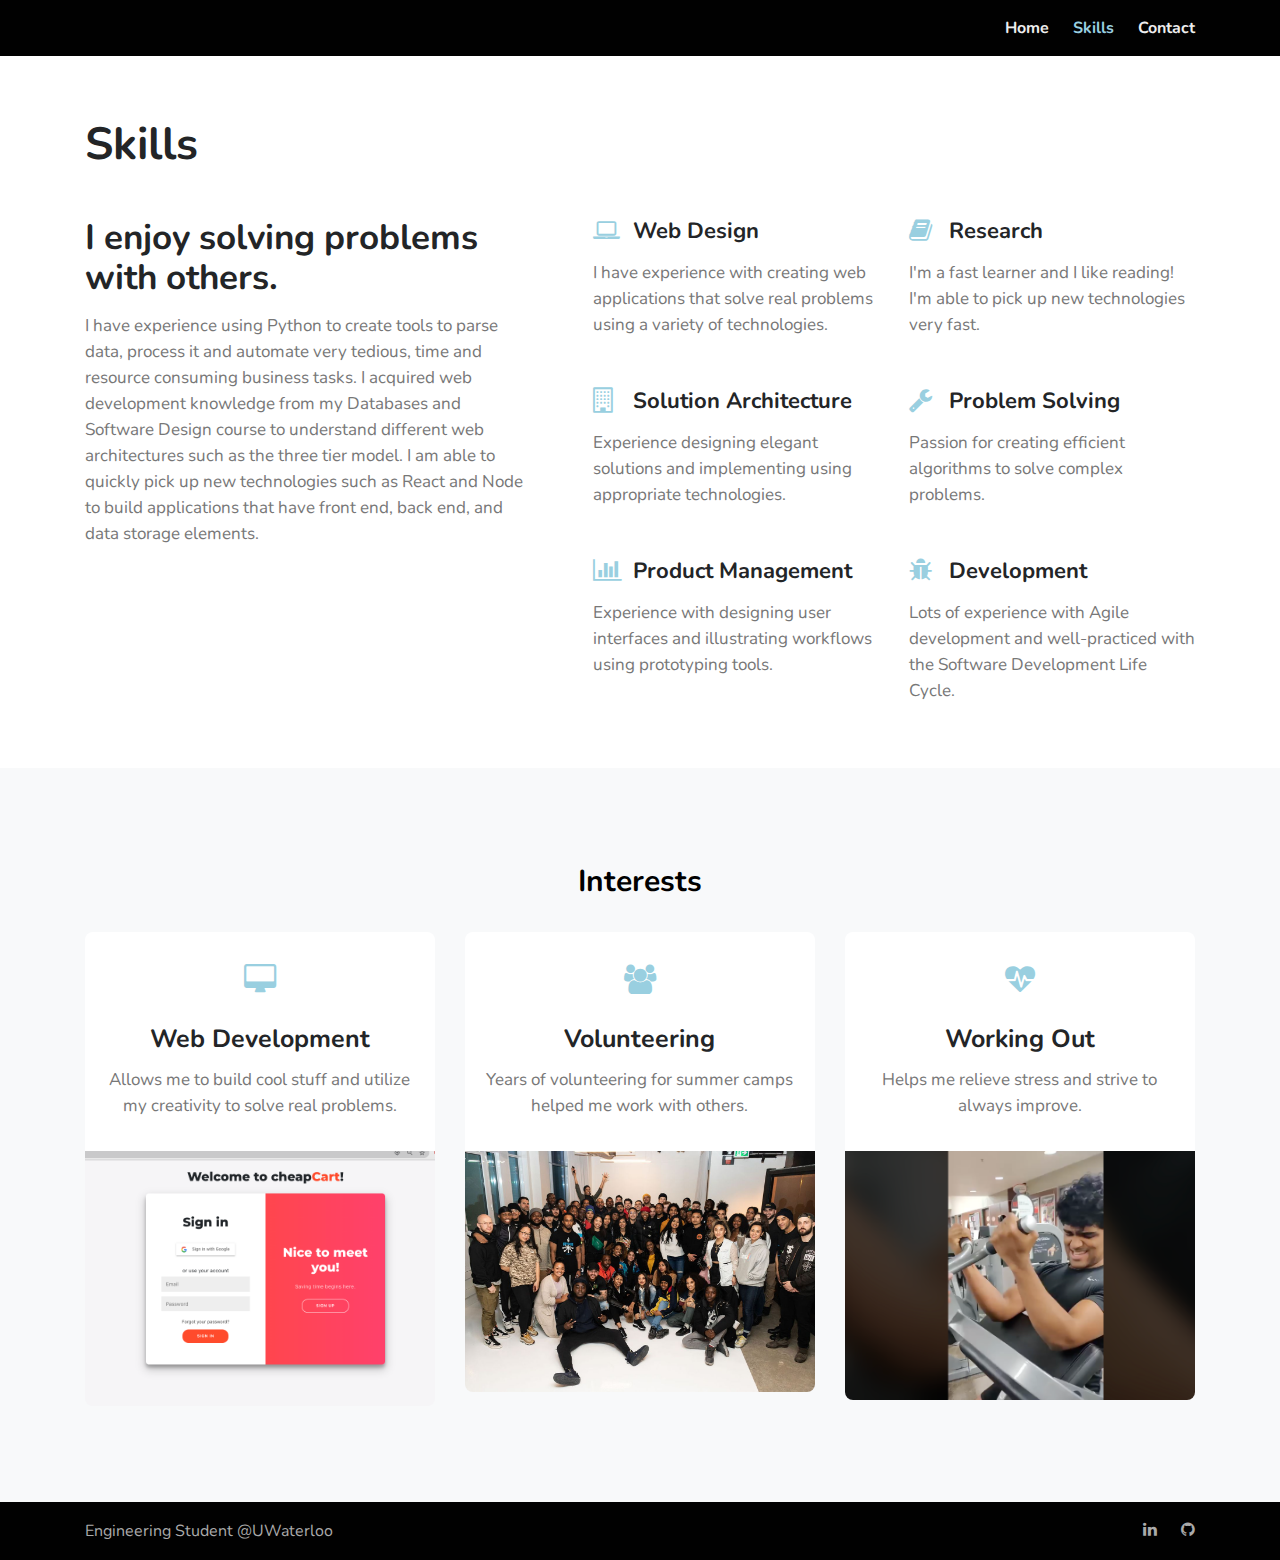
<file: services.html>
<!--
Author: W3layouts
Author URL: http://w3layouts.com
-->
<!doctype html>
<html lang="en">

<head>
  <!-- Required meta tags -->
  <meta charset="utf-8">
  <meta name="viewport" content="width=device-width, initial-scale=1, shrink-to-fit=no">

  <title>Anand Issac Website</title>

  <!-- google fonts -->
  <link href="//fonts.googleapis.com/css?family=Nunito:400,700&display=swap" rel="stylesheet">

  <!-- Template CSS -->
  <link rel="stylesheet" href="assets/css/style-starter.css">

</head>

<body>
<!-- header -->
<header>
  <div class="w3l-header" id="home">
    <div class="container">
      <nav class="navbar navbar-expand-lg navbar-dark pl-0 pr-0">
        
        <!-- if logo is image enable this   
            <a class="navbar-brand" href="#index.html">
                <img src="image-path" alt="Your logo" title="Your logo" style="height:35px;" />
            </a> -->
        <button class="navbar-toggler" type="button" data-toggle="collapse" data-target="#navbarNav" aria-controls="navbarNav" aria-expanded="false"
          aria-label="Toggle navigation">
          <span class="navbar-toggler-icon fa fa-bars"></span>
        </button>
        <div class="collapse navbar-collapse" id="navbarNav">
          <ul class="navbar-nav ml-auto">
            <li class="nav-item mr-lg-4">
              <a class="nav-link pl-0 pr-0" href="index.html">Home <span class="sr-only">(current)</span></a>
            </li>
         
            <li class="nav-item active mr-lg-4">
              <a class="nav-link pl-0 pr-0" href="services.html">Skills</a>
            </li>
            <li class="nav-item">
              <a class="nav-link pl-0 pr-0" href="contact.html">Contact</a>
            </li>
          </ul>
        </div>
      </nav>
    </div>
  </div>
</header>
<!-- //header -->
<!-- services block1 -->
<div class="w3-services py-5" id="services">
    <div class="container py-lg-3">
        <div class="title-section">
            <h3 class="main-title-w3">Skills</h3>
            <div class="title-line">
            </div>
        </div>
        <div class="row w3-services-grids mt-lg-5 mt-4">
            <div class="col-lg-5 w3-services-left-grid">
                <h4>I enjoy solving problems with others.</h4>
                <p>I have experience using Python to create tools to parse data, process it and automate very tedious, time and resource consuming business tasks. I acquired web development knowledge from my Databases and Software Design course to understand different web architectures such as the three tier model. I am able to quickly pick up new technologies such as React and Node to build applications that have front end, back end, and data storage elements.</p>
               
            </div>
            <div class="col-lg-7 w3-services-right-grid mt-lg-0 mt-5 pl-lg-5">
                <div class="row w3-icon-grid-gap1">
                    <div class="col-md-6 col-sm-6 w3-icon-grid1">
                        <a href="#link">
                            <span class="fa fa-laptop editContent" aria-hidden="true"></span>
                            <h3>Web Design</h3>
                            <div class="clearfix"></div>
                        </a>
                        <p>I have experience with creating web applications that solve real problems using a variety of technologies. </p>
                    </div>
                    <div class="col-md-6 col-sm-6 w3-icon-grid1">
                        <a href="#link">
                            <span class="fa fa-book editContent" aria-hidden="true"></span>
                            <h3>Research</h3>
                            <div class="clearfix"></div>
                        </a>
                        <p>I'm a fast learner and I like reading! I'm able to pick up new technologies very fast.</p>
                    </div>
                    <div class="col-md-6 col-sm-6 w3-icon-grid1">
                        <a href="#link">
                            <span class="fa fa-building-o editContent" aria-hidden="true"></span>
                            <h3>Solution Architecture</h3>
                            <div class="clearfix"></div>
                        </a>
                        <p>Experience designing elegant solutions and implementing using appropriate technologies.</p>
                    </div>
                    <div class="col-md-6 col-sm-6 w3-icon-grid1">
                        <a href="#link">
                            <span class="fa fa-wrench editContent" aria-hidden="true"></span>
                            <h3>Problem Solving</h3>
                            <div class="clearfix"></div>
                        </a>
                        <p>Passion for creating efficient algorithms to solve complex problems.</p>
                    </div>
                    <div class="col-md-6 col-sm-6 w3-icon-grid1">
                        <a href="#link">
                            <span class="fa fa-bar-chart editContent" aria-hidden="true"></span>
                            <h3>Product Management</h3>
                            <div class="clearfix"></div>
                        </a>
                        <p>Experience with designing user interfaces and illustrating workflows using prototyping tools.</p>
                    </div>
                    <div class="col-md-6 col-sm-6 w3-icon-grid1">
                        <a href="#link">
                            <span class="fa fa-bug editContent" aria-hidden="true"></span>
                            <h3>Development</h3>
                            <div class="clearfix"></div>
                        </a>
                        <p>Lots of experience with Agile development and well-practiced with the Software Development Life Cycle.</p>
                    </div>
                </div>
            </div>
        </div>
    </div>
</div>
<!-- //services block1 -->

<!-- services block 2 -->
<div class="w3l-services-block py-5" id="classes">
    <div class="container py-lg-5 py-md-3">
      <h3 class="head-title" style="font-size: 30px; font-weight: 700; margin-bottom: 2rem; text-align: center; color: black;">Interests</h3>
        <div class="services-block_grids_bottom">
          
            <div class="row">
                <div class="col-lg-4 col-md-6 service_grid_btm_left">
                    <div class="service_grid_btm_left1">
                        <div class="service_grid_btm_left2">
                            <span class="fa fa-desktop editContent" aria-hidden="true"></span>
                            <h5>web development</h5>
                            <p>Allows me to build cool stuff and utilize my creativity to solve real problems.</p>
                        </div>
                        <img src="assets/images/cheapCart.png" alt=" " class="img-fluid" />
                    </div>
                </div>
                <div class="col-lg-4 col-md-6 service_grid_btm_left mt-md-0 mt-sm-5 mt-4">
                    <div class="service_grid_btm_left1">
                        <div class="service_grid_btm_left2">
                            <span class="fa fa-users editContent" aria-hidden="true"></span>
                            <h5>Volunteering</h5>
                            <p>Years of volunteering for summer camps helped me work with others.</p>
                        </div>
                        <img src="assets/images/camp.jpg" alt=" " class="img-fluid" />
                    </div>
                </div>
                <div class="col-lg-4 col-md-6 service_grid_btm_left mt-lg-0 mt-sm-5 mt-4">
                    <div class="service_grid_btm_left1">
                        <div class="service_grid_btm_left2">
                            <span class="fa fa-heartbeat editContent" aria-hidden="true"></span>
                            <h5>Working Out</h5>
                            <p>Helps me relieve stress and strive to always improve.</p>
                        </div>
                        <img src="assets/images/lift.png" alt=" " class="img-fluid" />
                    </div>
                </div>
            </div>
        </div>
    </div>
</div>
<!-- // services block2 -->

<!-- services block3 
<div class="w3l-open-block-services py-5">
    <div class="container py-lg-3">
        <h3 class="head-title">What I Expert in</h3>
        <div class="row mt-5 pt-3">
            <div class="col-lg-4 col-md-6">
                <div class="card text-center">
                    <div class="icon-holder">
                        <span class="fa fa-laptop service-icon" aria-hidden="true"></span>
                    </div>
                    <h4 class="mission">Web design</h4>
                    <div class="open-description">
                        <p>Maecenas sodales eu commodo ligula eget dolor dolor sit amet ligula</p>
                        <a href="#read" class="editContent">Read More</a>
                    </div>
                </div>
            </div>
            <div class="col-lg-4 col-md-6 mt-md-0 mt-5 pt-md-0 pt-3">
                <div class="card text-center">
                    <div class="icon-holder">
                        <span class="fa fa-caret-square-o-up service-icon" aria-hidden="true"></span>
                    </div>
                    <h4 class="mission">Graphic design</h4>
                    <div class="open-description">
                        <p>Maecenas sodales eu commodo ligula eget dolor dolor sit amet ligula</p>
                        <a href="#read" class="editContent">Read More</a>
                    </div>
                </div>
            </div>
            <div class="col-lg-4 col-md-6 mt-lg-0 mt-5 pt-lg-0 pt-3">
                <div class="card text-center">
                    <div class="icon-holder">
                        <span class="fa fa-adjust service-icon" aria-hidden="true"></span>
                    </div>
                    <h4 class="mission">SEO</h4>
                    <div class="open-description">
                        <p>Maecenas sodales eu commodo ligula eget dolor dolor sit amet ligula</p>
                        <a href="#read" class="editContent">Read More</a>
                    </div>
                </div>
            </div>
        </div>
    </div>
</div>
//services block3 -->

<!-- services block4 
<div class="w3l-services py-5">
    <div class="container principles-grids principles-grids1 py-lg-3">
        <div class="scrollbar -services-scroll">
            <div class="row abt-btm pt-4">
                <div class="col-lg-3 col-sm-6 bottom-gds">
                    <div class="elite-services1">
                        <div class="bott-img">
                            <div class="icon-holder editContent">
                                <span class="fa fa-laptop service-icon" aria-hidden="true"></span>
                            </div>
                            <h4 class="mission">Webdesign</h4>
                            <div class="description">
                                <p>Enean eget dolor dolor sit amet commodo ligula</p>
                                <a href="#read" class="editContent">Read More</a>
                            </div>
                        </div>
                    </div>
                </div>
                <div class="col-lg-3 col-sm-6 bottom-gds mt-md-0 mt-5">
                    <div class="elite-services2">
                        <div class="bott-img">
                            <div class="icon-holder editContent">
                                <span class="fa fa-grav service-icon aria-hidden=" true"></span>
                            </div>
                            <h4 class="mission">Graphic design</h4>
                            <div class="description">
                                <p>Commodo ligula eget dolor dolor sit amet ligula</p>
                                <a href="#read" class="editContent">Read More</a>
                            </div>
                        </div>
                    </div>
                </div>
                <div class="col-lg-3 col-sm-6 bottom-gds mt-lg-0 mt-5">
                    <div class="elite-services3">
                        <div class="bott-img">
                            <div class="icon-holder editContent">
                                <span class="fa fa-caret-square-o-up service-icon" aria-hidden="true"></span>
                            </div>
                            <h4 class="mission">UI Design</h4>
                            <div class="description">
                                <p>Enean eget dolor dolor sit amet commodo ligula</p>
                                <a href="#read" class="editContent">Read More</a>
                            </div>
                        </div>
                    </div>
                </div>
                <div class="col-lg-3 col-sm-6 bottom-gds mt-lg-0 mt-5">
                    <div class="elite-services4">
                        <div class="bott-img">
                            <div class="icon-holder editContent">
                                <span class="fa fa-adjust service-icon" aria-hidden="true"></span>
                            </div>
                            <h4 class="mission">Branding</h4>
                            <div class="description">
                                <p>Commodo ligula eget dolor dolor sit amet ligula</p>
                                <a href="#read" class="editContent">Read More</a>
                            </div>
                        </div>
                    </div>
                </div>
            </div>
        </div>
    </div>
</div>
//services block4 -->

<!-- Footer -->
<footer>
  <section class="w3l-footers-1">
    <div class="footer py-3">
      <div class="container">
        <div class="footer-content">
          <div class="row">
            <div class="col-lg-8 footer-left">
              <p class="m-0">Engineering Student @UWaterloo</p>
            </div>
            <div class="col-lg-4 footer-right text-lg-right text-center mt-lg-0 mt-3">
              <ul class="social m-0 p-0">
                <li><a href="https://www.linkedin.com/in/anand-issac/"><span class="fa fa-linkedin"></span></a></li>
                <li><a href="https://github.com/Anand-Issac"><span class="fa fa-github"></span></a></li>
              </ul>
            </div>
          </div>
        </div>
      </div>
    </div>
  </section>
</footer>
<!-- //Footer -->

<!-- move top -->
<button onclick="topFunction()" id="movetop" class="editContent" title="Go to top">
  <span class="fa fa-angle-up"></span>
</button>
<script>
  // When the user scrolls down 20px from the top of the document, show the button
  window.onscroll = function () {
    scrollFunction()
  };

  function scrollFunction() {
    if (document.body.scrollTop > 20 || document.documentElement.scrollTop > 20) {
      document.getElementById("movetop").style.display = "block";
    } else {
      document.getElementById("movetop").style.display = "none";
    }
  }

  // When the user clicks on the button, scroll to the top of the document
  function topFunction() {
    document.body.scrollTop = 0;
    document.documentElement.scrollTop = 0;
  }
</script>
<!-- /move top -->

<!-- common jquery -->
<script src="assets/js/jquery-3.3.1.min.js"></script>
<!-- //common jquery -->

<!-- disable body scroll which navbar is in active -->
<script>
  $(function () {
    $('.navbar-toggler').click(function () {
      $('body').toggleClass('noscroll');
    })
  });
</script>
<!-- disable body scroll which navbar is in active -->


<!-- for blog carousel slider -->
<script src="assets/js/owl.carousel.js"></script>
<script>
  $(document).ready(function () {
    var owl = $('.owl-carousel');
    owl.owlCarousel({
      stagePadding: 20,
      margin: 15,
      nav: false,
      loop: false,
      responsive: {
        0: {
          items: 1
        },
        600: {
          items: 2
        },
        1000: {
          items: 3
        }
      }
    })
  })
</script>
<!-- //for blog carousel slider -->


<!-- stats number counter-->
<script src="assets/js/jquery.waypoints.min.js"></script>
<script src="assets/js/jquery.countup.js"></script>
<script>
  $('.counter').countUp();
</script>
<!-- //stats number counter -->

<!-- jQuery-Photo-filter-lightbox-portfolio-plugin -->
<script src="assets/js/jquery-1.7.2.js"></script>
<script src="assets/js/jquery.quicksand.js"></script>
<script src="assets/js/script.js"></script>
<script src="assets/js/jquery.prettyPhoto.js"></script>
<!-- //jQuery-Photo-filter-lightbox-portfolio-plugin -->

<!--  bootstrap js -->
<script src="assets/js/bootstrap.min.js"></script>
<!--  //bootstrap js -->

</body>

</html>
</file>
<file: assets/css/style-starter.css>
/*--
Author: W3layouts
Author URL: http://w3layouts.com
--*/@charset "UTF-8";
/*!
 * Bootstrap v4.4.1 (https://getbootstrap.com/)
 * Copyright 2011-2019 The Bootstrap Authors
 * Copyright 2011-2019 Twitter, Inc.
 * Licensed under MIT (https://github.com/twbs/bootstrap/blob/master/LICENSE)
 */
:root {
  --blue: #007bff;
  --indigo: #6610f2;
  --purple: #6f42c1;
  --pink: #e83e8c;
  --red: #dc3545;
  --orange: #fd7e14;
  --yellow: #ffc107;
  --green: #28a745;
  --teal: #20c997;
  --cyan: #17a2b8;
  --white: #fff;
  --gray: #6c757d;
  --gray-dark: #343a40;
  --primary: #99cfe0;
  --secondary: #010101;
  --success: #28a745;
  --info: #17a2b8;
  --warning: #ffc107;
  --danger: #dc3545;
  --light: #f8f9fa;
  --dark: #343a40;
  --breakpoint-xs: 0;
  --breakpoint-sm: 576px;
  --breakpoint-md: 768px;
  --breakpoint-lg: 992px;
  --breakpoint-xl: 1200px;
  --font-family-sans-serif: -apple-system, BlinkMacSystemFont, "Segoe UI", Roboto, "Helvetica Neue", Arial, "Noto Sans", sans-serif, "Apple Color Emoji", "Segoe UI Emoji", "Segoe UI Symbol", "Noto Color Emoji";
  --font-family-monospace: SFMono-Regular, Menlo, Monaco, Consolas, "Liberation Mono", "Courier New", monospace; }

*,
*::before,
*::after {
  box-sizing: border-box; }

html {
  font-family: sans-serif;
  line-height: 1.15;
  -webkit-text-size-adjust: 100%;
  -webkit-tap-highlight-color: rgba(0, 0, 0, 0); }

article, aside, figcaption, figure, footer, header, hgroup, main, nav, section {
  display: block; }

body {
  margin: 0;
  font-family: -apple-system, BlinkMacSystemFont, "Segoe UI", Roboto, "Helvetica Neue", Arial, "Noto Sans", sans-serif, "Apple Color Emoji", "Segoe UI Emoji", "Segoe UI Symbol", "Noto Color Emoji";
  font-size: 1rem;
  font-weight: 400;
  line-height: 1.5;
  color: #212529;
  text-align: left;
  background-color: #fff; }

[tabindex="-1"]:focus:not(:focus-visible) {
  outline: 0 !important; }

hr {
  box-sizing: content-box;
  height: 0;
  overflow: visible; }

h1, h2, h3, h4, h5, h6 {
  margin-top: 0;
  margin-bottom: 0.5rem; }

p {
  margin-top: 0;
  margin-bottom: 1rem; }

abbr[title],
abbr[data-original-title] {
  text-decoration: underline;
  -webkit-text-decoration: underline dotted;
          text-decoration: underline dotted;
  cursor: help;
  border-bottom: 0;
  -webkit-text-decoration-skip-ink: none;
          text-decoration-skip-ink: none; }

address {
  margin-bottom: 1rem;
  font-style: normal;
  line-height: inherit; }

ol,
ul,
dl {
  margin-top: 0;
  margin-bottom: 1rem; }

ol ol,
ul ul,
ol ul,
ul ol {
  margin-bottom: 0; }

dt {
  font-weight: 700; }

dd {
  margin-bottom: .5rem;
  margin-left: 0; }

blockquote {
  margin: 0 0 1rem; }

b,
strong {
  font-weight: bolder; }

small {
  font-size: 80%; }

sub,
sup {
  position: relative;
  font-size: 75%;
  line-height: 0;
  vertical-align: baseline; }

sub {
  bottom: -.25em; }

sup {
  top: -.5em; }

a {
  color: #99cfe0;
  text-decoration: none;
  background-color: transparent; }
  a:hover {
    color: #008a4e;
    text-decoration: underline; }

a:not([href]) {
  color: inherit;
  text-decoration: none; }
  a:not([href]):hover {
    color: inherit;
    text-decoration: none; }

pre,
code,
kbd,
samp {
  font-family: SFMono-Regular, Menlo, Monaco, Consolas, "Liberation Mono", "Courier New", monospace;
  font-size: 1em; }

pre {
  margin-top: 0;
  margin-bottom: 1rem;
  overflow: auto; }

figure {
  margin: 0 0 1rem; }

img {
  vertical-align: middle;
  border-style: none; }

svg {
  overflow: hidden;
  vertical-align: middle; }

table {
  border-collapse: collapse; }

caption {
  padding-top: 0.75rem;
  padding-bottom: 0.75rem;
  color: #6c757d;
  text-align: left;
  caption-side: bottom; }

th {
  text-align: inherit; }

label {
  display: inline-block;
  margin-bottom: 0.5rem; }

button {
  border-radius: 0; }

button:focus {
  outline: 1px dotted;
  outline: 5px auto -webkit-focus-ring-color; }

input,
button,
select,
optgroup,
textarea {
  margin: 0;
  font-family: inherit;
  font-size: inherit;
  line-height: inherit; }

button,
input {
  overflow: visible; }

button,
select {
  text-transform: none; }

select {
  word-wrap: normal; }

button,
[type="button"],
[type="reset"],
[type="submit"] {
  -webkit-appearance: button; }

button:not(:disabled),
[type="button"]:not(:disabled),
[type="reset"]:not(:disabled),
[type="submit"]:not(:disabled) {
  cursor: pointer; }

button::-moz-focus-inner,
[type="button"]::-moz-focus-inner,
[type="reset"]::-moz-focus-inner,
[type="submit"]::-moz-focus-inner {
  padding: 0;
  border-style: none; }

input[type="radio"],
input[type="checkbox"] {
  box-sizing: border-box;
  padding: 0; }

input[type="date"],
input[type="time"],
input[type="datetime-local"],
input[type="month"] {
  -webkit-appearance: listbox; }

textarea {
  overflow: auto;
  resize: vertical; }

fieldset {
  min-width: 0;
  padding: 0;
  margin: 0;
  border: 0; }

legend {
  display: block;
  width: 100%;
  max-width: 100%;
  padding: 0;
  margin-bottom: .5rem;
  font-size: 1.5rem;
  line-height: inherit;
  color: inherit;
  white-space: normal; }
  @media (max-width: 1200px) {
    legend {
      font-size: calc(1.275rem + 0.3vw) ; } }

progress {
  vertical-align: baseline; }

[type="number"]::-webkit-inner-spin-button,
[type="number"]::-webkit-outer-spin-button {
  height: auto; }

[type="search"] {
  outline-offset: -2px;
  -webkit-appearance: none; }

[type="search"]::-webkit-search-decoration {
  -webkit-appearance: none; }

::-webkit-file-upload-button {
  font: inherit;
  -webkit-appearance: button; }

output {
  display: inline-block; }

summary {
  display: list-item;
  cursor: pointer; }

template {
  display: none; }

[hidden] {
  display: none !important; }

h1, h2, h3, h4, h5, h6,
.h1, .h2, .h3, .h4, .h5, .h6 {
  margin-bottom: 0.5rem;
  font-weight: 500;
  line-height: 1.2; }

h1, .h1 {
  font-size: 2.5rem; }
  @media (max-width: 1200px) {
    h1, .h1 {
      font-size: calc(1.375rem + 1.5vw) ; } }

h2, .h2 {
  font-size: 2rem; }
  @media (max-width: 1200px) {
    h2, .h2 {
      font-size: calc(1.325rem + 0.9vw) ; } }

h3, .h3 {
  font-size: 1.75rem; }
  @media (max-width: 1200px) {
    h3, .h3 {
      font-size: calc(1.3rem + 0.6vw) ; } }

h4, .h4 {
  font-size: 1.5rem; }
  @media (max-width: 1200px) {
    h4, .h4 {
      font-size: calc(1.275rem + 0.3vw) ; } }

h5, .h5 {
  font-size: 1.25rem; }

h6, .h6 {
  font-size: 1rem; }

.lead {
  font-size: 1.25rem;
  font-weight: 300; }

.display-1 {
  font-size: 6rem;
  font-weight: 300;
  line-height: 1.2; }
  @media (max-width: 1200px) {
    .display-1 {
      font-size: calc(1.725rem + 5.7vw) ; } }

.display-2 {
  font-size: 5.5rem;
  font-weight: 300;
  line-height: 1.2; }
  @media (max-width: 1200px) {
    .display-2 {
      font-size: calc(1.675rem + 5.1vw) ; } }

.display-3 {
  font-size: 4.5rem;
  font-weight: 300;
  line-height: 1.2; }
  @media (max-width: 1200px) {
    .display-3 {
      font-size: calc(1.575rem + 3.9vw) ; } }

.display-4 {
  font-size: 3.5rem;
  font-weight: 300;
  line-height: 1.2; }
  @media (max-width: 1200px) {
    .display-4 {
      font-size: calc(1.475rem + 2.7vw) ; } }

hr {
  margin-top: 1rem;
  margin-bottom: 1rem;
  border: 0;
  border-top: 1px solid rgba(0, 0, 0, 0.1); }

small,
.small {
  font-size: 80%;
  font-weight: 400; }

mark,
.mark {
  padding: 0.2em;
  background-color: #fcf8e3; }

.list-unstyled {
  padding-left: 0;
  list-style: none; }

.list-inline {
  padding-left: 0;
  list-style: none; }

.list-inline-item {
  display: inline-block; }
  .list-inline-item:not(:last-child) {
    margin-right: 0.5rem; }

.initialism {
  font-size: 90%;
  text-transform: uppercase; }

.blockquote {
  margin-bottom: 1rem;
  font-size: 1.25rem; }

.blockquote-footer {
  display: block;
  font-size: 80%;
  color: #6c757d; }
  .blockquote-footer::before {
    content: "\2014\00A0"; }

.img-fluid {
  max-width: 100%;
  height: auto; }

.img-thumbnail {
  padding: 0.25rem;
  background-color: #fff;
  border: 1px solid #dee2e6;
  border-radius: 0.25rem;
  max-width: 100%;
  height: auto; }

.figure {
  display: inline-block; }

.figure-img {
  margin-bottom: 0.5rem;
  line-height: 1; }

.figure-caption {
  font-size: 90%;
  color: #6c757d; }

code {
  font-size: 87.5%;
  color: #e83e8c;
  word-wrap: break-word; }
  a > code {
    color: inherit; }

kbd {
  padding: 0.2rem 0.4rem;
  font-size: 87.5%;
  color: #fff;
  background-color: #212529;
  border-radius: 0.2rem; }
  kbd kbd {
    padding: 0;
    font-size: 100%;
    font-weight: 700; }

pre {
  display: block;
  font-size: 87.5%;
  color: #212529; }
  pre code {
    font-size: inherit;
    color: inherit;
    word-break: normal; }

.pre-scrollable {
  max-height: 340px;
  overflow-y: scroll; }

.container {
  width: 100%;
  padding-right: 15px;
  padding-left: 15px;
  margin-right: auto;
  margin-left: auto; }
  @media (min-width: 576px) {
    .container {
      max-width: 540px; } }
  @media (min-width: 768px) {
    .container {
      max-width: 720px; } }
  @media (min-width: 992px) {
    .container {
      max-width: 960px; } }
  @media (min-width: 1200px) {
    .container {
      max-width: 1140px; } }

.container-fluid, .container-sm, .container-md, .container-lg, .container-xl {
  width: 100%;
  padding-right: 15px;
  padding-left: 15px;
  margin-right: auto;
  margin-left: auto; }

@media (min-width: 576px) {
  .container, .container-sm {
    max-width: 540px; } }

@media (min-width: 768px) {
  .container, .container-sm, .container-md {
    max-width: 720px; } }

@media (min-width: 992px) {
  .container, .container-sm, .container-md, .container-lg {
    max-width: 960px; } }

@media (min-width: 1200px) {
  .container, .container-sm, .container-md, .container-lg, .container-xl {
    max-width: 1140px; } }

.row {
  display: flex;
  flex-wrap: wrap;
  margin-right: -15px;
  margin-left: -15px; }

.no-gutters {
  margin-right: 0;
  margin-left: 0; }
  .no-gutters > .col,
  .no-gutters > [class*="col-"] {
    padding-right: 0;
    padding-left: 0; }

.col-1, .col-2, .col-3, .col-4, .col-5, .col-6, .col-7, .col-8, .col-9, .col-10, .col-11, .col-12, .col,
.col-auto, .col-sm-1, .col-sm-2, .col-sm-3, .col-sm-4, .col-sm-5, .col-sm-6, .col-sm-7, .col-sm-8, .col-sm-9, .col-sm-10, .col-sm-11, .col-sm-12, .col-sm,
.col-sm-auto, .col-md-1, .col-md-2, .col-md-3, .col-md-4, .col-md-5, .col-md-6, .col-md-7, .col-md-8, .col-md-9, .col-md-10, .col-md-11, .col-md-12, .col-md,
.col-md-auto, .col-lg-1, .col-lg-2, .col-lg-3, .col-lg-4, .col-lg-5, .col-lg-6, .col-lg-7, .col-lg-8, .col-lg-9, .col-lg-10, .col-lg-11, .col-lg-12, .col-lg,
.col-lg-auto, .col-xl-1, .col-xl-2, .col-xl-3, .col-xl-4, .col-xl-5, .col-xl-6, .col-xl-7, .col-xl-8, .col-xl-9, .col-xl-10, .col-xl-11, .col-xl-12, .col-xl,
.col-xl-auto {
  position: relative;
  width: 100%;
  padding-right: 15px;
  padding-left: 15px; }

.col {
  flex-basis: 0;
  flex-grow: 1;
  max-width: 100%; }

.row-cols-1 > * {
  flex: 0 0 100%;
  max-width: 100%; }

.row-cols-2 > * {
  flex: 0 0 50%;
  max-width: 50%; }

.row-cols-3 > * {
  flex: 0 0 33.33333%;
  max-width: 33.33333%; }

.row-cols-4 > * {
  flex: 0 0 25%;
  max-width: 25%; }

.row-cols-5 > * {
  flex: 0 0 20%;
  max-width: 20%; }

.row-cols-6 > * {
  flex: 0 0 16.66667%;
  max-width: 16.66667%; }

.col-auto {
  flex: 0 0 auto;
  width: auto;
  max-width: 100%; }

.col-1 {
  flex: 0 0 8.33333%;
  max-width: 8.33333%; }

.col-2 {
  flex: 0 0 16.66667%;
  max-width: 16.66667%; }

.col-3 {
  flex: 0 0 25%;
  max-width: 25%; }

.col-4 {
  flex: 0 0 33.33333%;
  max-width: 33.33333%; }

.col-5 {
  flex: 0 0 41.66667%;
  max-width: 41.66667%; }

.col-6 {
  flex: 0 0 50%;
  max-width: 50%; }

.col-7 {
  flex: 0 0 58.33333%;
  max-width: 58.33333%; }

.col-8 {
  flex: 0 0 66.66667%;
  max-width: 66.66667%; }

.col-9 {
  flex: 0 0 75%;
  max-width: 75%; }

.col-10 {
  flex: 0 0 83.33333%;
  max-width: 83.33333%; }

.col-11 {
  flex: 0 0 91.66667%;
  max-width: 91.66667%; }

.col-12 {
  flex: 0 0 100%;
  max-width: 100%; }

.order-first {
  order: -1; }

.order-last {
  order: 13; }

.order-0 {
  order: 0; }

.order-1 {
  order: 1; }

.order-2 {
  order: 2; }

.order-3 {
  order: 3; }

.order-4 {
  order: 4; }

.order-5 {
  order: 5; }

.order-6 {
  order: 6; }

.order-7 {
  order: 7; }

.order-8 {
  order: 8; }

.order-9 {
  order: 9; }

.order-10 {
  order: 10; }

.order-11 {
  order: 11; }

.order-12 {
  order: 12; }

.offset-1 {
  margin-left: 8.33333%; }

.offset-2 {
  margin-left: 16.66667%; }

.offset-3 {
  margin-left: 25%; }

.offset-4 {
  margin-left: 33.33333%; }

.offset-5 {
  margin-left: 41.66667%; }

.offset-6 {
  margin-left: 50%; }

.offset-7 {
  margin-left: 58.33333%; }

.offset-8 {
  margin-left: 66.66667%; }

.offset-9 {
  margin-left: 75%; }

.offset-10 {
  margin-left: 83.33333%; }

.offset-11 {
  margin-left: 91.66667%; }

@media (min-width: 576px) {
  .col-sm {
    flex-basis: 0;
    flex-grow: 1;
    max-width: 100%; }
  .row-cols-sm-1 > * {
    flex: 0 0 100%;
    max-width: 100%; }
  .row-cols-sm-2 > * {
    flex: 0 0 50%;
    max-width: 50%; }
  .row-cols-sm-3 > * {
    flex: 0 0 33.33333%;
    max-width: 33.33333%; }
  .row-cols-sm-4 > * {
    flex: 0 0 25%;
    max-width: 25%; }
  .row-cols-sm-5 > * {
    flex: 0 0 20%;
    max-width: 20%; }
  .row-cols-sm-6 > * {
    flex: 0 0 16.66667%;
    max-width: 16.66667%; }
  .col-sm-auto {
    flex: 0 0 auto;
    width: auto;
    max-width: 100%; }
  .col-sm-1 {
    flex: 0 0 8.33333%;
    max-width: 8.33333%; }
  .col-sm-2 {
    flex: 0 0 16.66667%;
    max-width: 16.66667%; }
  .col-sm-3 {
    flex: 0 0 25%;
    max-width: 25%; }
  .col-sm-4 {
    flex: 0 0 33.33333%;
    max-width: 33.33333%; }
  .col-sm-5 {
    flex: 0 0 41.66667%;
    max-width: 41.66667%; }
  .col-sm-6 {
    flex: 0 0 50%;
    max-width: 50%; }
  .col-sm-7 {
    flex: 0 0 58.33333%;
    max-width: 58.33333%; }
  .col-sm-8 {
    flex: 0 0 66.66667%;
    max-width: 66.66667%; }
  .col-sm-9 {
    flex: 0 0 75%;
    max-width: 75%; }
  .col-sm-10 {
    flex: 0 0 83.33333%;
    max-width: 83.33333%; }
  .col-sm-11 {
    flex: 0 0 91.66667%;
    max-width: 91.66667%; }
  .col-sm-12 {
    flex: 0 0 100%;
    max-width: 100%; }
  .order-sm-first {
    order: -1; }
  .order-sm-last {
    order: 13; }
  .order-sm-0 {
    order: 0; }
  .order-sm-1 {
    order: 1; }
  .order-sm-2 {
    order: 2; }
  .order-sm-3 {
    order: 3; }
  .order-sm-4 {
    order: 4; }
  .order-sm-5 {
    order: 5; }
  .order-sm-6 {
    order: 6; }
  .order-sm-7 {
    order: 7; }
  .order-sm-8 {
    order: 8; }
  .order-sm-9 {
    order: 9; }
  .order-sm-10 {
    order: 10; }
  .order-sm-11 {
    order: 11; }
  .order-sm-12 {
    order: 12; }
  .offset-sm-0 {
    margin-left: 0; }
  .offset-sm-1 {
    margin-left: 8.33333%; }
  .offset-sm-2 {
    margin-left: 16.66667%; }
  .offset-sm-3 {
    margin-left: 25%; }
  .offset-sm-4 {
    margin-left: 33.33333%; }
  .offset-sm-5 {
    margin-left: 41.66667%; }
  .offset-sm-6 {
    margin-left: 50%; }
  .offset-sm-7 {
    margin-left: 58.33333%; }
  .offset-sm-8 {
    margin-left: 66.66667%; }
  .offset-sm-9 {
    margin-left: 75%; }
  .offset-sm-10 {
    margin-left: 83.33333%; }
  .offset-sm-11 {
    margin-left: 91.66667%; } }

@media (min-width: 768px) {
  .col-md {
    flex-basis: 0;
    flex-grow: 1;
    max-width: 100%; }
  .row-cols-md-1 > * {
    flex: 0 0 100%;
    max-width: 100%; }
  .row-cols-md-2 > * {
    flex: 0 0 50%;
    max-width: 50%; }
  .row-cols-md-3 > * {
    flex: 0 0 33.33333%;
    max-width: 33.33333%; }
  .row-cols-md-4 > * {
    flex: 0 0 25%;
    max-width: 25%; }
  .row-cols-md-5 > * {
    flex: 0 0 20%;
    max-width: 20%; }
  .row-cols-md-6 > * {
    flex: 0 0 16.66667%;
    max-width: 16.66667%; }
  .col-md-auto {
    flex: 0 0 auto;
    width: auto;
    max-width: 100%; }
  .col-md-1 {
    flex: 0 0 8.33333%;
    max-width: 8.33333%; }
  .col-md-2 {
    flex: 0 0 16.66667%;
    max-width: 16.66667%; }
  .col-md-3 {
    flex: 0 0 25%;
    max-width: 25%; }
  .col-md-4 {
    flex: 0 0 33.33333%;
    max-width: 33.33333%; }
  .col-md-5 {
    flex: 0 0 41.66667%;
    max-width: 41.66667%; }
  .col-md-6 {
    flex: 0 0 50%;
    max-width: 50%; }
  .col-md-7 {
    flex: 0 0 58.33333%;
    max-width: 58.33333%; }
  .col-md-8 {
    flex: 0 0 66.66667%;
    max-width: 66.66667%; }
  .col-md-9 {
    flex: 0 0 75%;
    max-width: 75%; }
  .col-md-10 {
    flex: 0 0 83.33333%;
    max-width: 83.33333%; }
  .col-md-11 {
    flex: 0 0 91.66667%;
    max-width: 91.66667%; }
  .col-md-12 {
    flex: 0 0 100%;
    max-width: 100%; }
  .order-md-first {
    order: -1; }
  .order-md-last {
    order: 13; }
  .order-md-0 {
    order: 0; }
  .order-md-1 {
    order: 1; }
  .order-md-2 {
    order: 2; }
  .order-md-3 {
    order: 3; }
  .order-md-4 {
    order: 4; }
  .order-md-5 {
    order: 5; }
  .order-md-6 {
    order: 6; }
  .order-md-7 {
    order: 7; }
  .order-md-8 {
    order: 8; }
  .order-md-9 {
    order: 9; }
  .order-md-10 {
    order: 10; }
  .order-md-11 {
    order: 11; }
  .order-md-12 {
    order: 12; }
  .offset-md-0 {
    margin-left: 0; }
  .offset-md-1 {
    margin-left: 8.33333%; }
  .offset-md-2 {
    margin-left: 16.66667%; }
  .offset-md-3 {
    margin-left: 25%; }
  .offset-md-4 {
    margin-left: 33.33333%; }
  .offset-md-5 {
    margin-left: 41.66667%; }
  .offset-md-6 {
    margin-left: 50%; }
  .offset-md-7 {
    margin-left: 58.33333%; }
  .offset-md-8 {
    margin-left: 66.66667%; }
  .offset-md-9 {
    margin-left: 75%; }
  .offset-md-10 {
    margin-left: 83.33333%; }
  .offset-md-11 {
    margin-left: 91.66667%; } }

@media (min-width: 992px) {
  .col-lg {
    flex-basis: 0;
    flex-grow: 1;
    max-width: 100%; }
  .row-cols-lg-1 > * {
    flex: 0 0 100%;
    max-width: 100%; }
  .row-cols-lg-2 > * {
    flex: 0 0 50%;
    max-width: 50%; }
  .row-cols-lg-3 > * {
    flex: 0 0 33.33333%;
    max-width: 33.33333%; }
  .row-cols-lg-4 > * {
    flex: 0 0 25%;
    max-width: 25%; }
  .row-cols-lg-5 > * {
    flex: 0 0 20%;
    max-width: 20%; }
  .row-cols-lg-6 > * {
    flex: 0 0 16.66667%;
    max-width: 16.66667%; }
  .col-lg-auto {
    flex: 0 0 auto;
    width: auto;
    max-width: 100%; }
  .col-lg-1 {
    flex: 0 0 8.33333%;
    max-width: 8.33333%; }
  .col-lg-2 {
    flex: 0 0 16.66667%;
    max-width: 16.66667%; }
  .col-lg-3 {
    flex: 0 0 25%;
    max-width: 25%; }
  .col-lg-4 {
    flex: 0 0 33.33333%;
    max-width: 33.33333%; }
  .col-lg-5 {
    flex: 0 0 41.66667%;
    max-width: 41.66667%; }
  .col-lg-6 {
    flex: 0 0 50%;
    max-width: 50%; }
  .col-lg-7 {
    flex: 0 0 58.33333%;
    max-width: 58.33333%; }
  .col-lg-8 {
    flex: 0 0 66.66667%;
    max-width: 66.66667%; }
  .col-lg-9 {
    flex: 0 0 75%;
    max-width: 75%; }
  .col-lg-10 {
    flex: 0 0 83.33333%;
    max-width: 83.33333%; }
  .col-lg-11 {
    flex: 0 0 91.66667%;
    max-width: 91.66667%; }
  .col-lg-12 {
    flex: 0 0 100%;
    max-width: 100%; }
  .order-lg-first {
    order: -1; }
  .order-lg-last {
    order: 13; }
  .order-lg-0 {
    order: 0; }
  .order-lg-1 {
    order: 1; }
  .order-lg-2 {
    order: 2; }
  .order-lg-3 {
    order: 3; }
  .order-lg-4 {
    order: 4; }
  .order-lg-5 {
    order: 5; }
  .order-lg-6 {
    order: 6; }
  .order-lg-7 {
    order: 7; }
  .order-lg-8 {
    order: 8; }
  .order-lg-9 {
    order: 9; }
  .order-lg-10 {
    order: 10; }
  .order-lg-11 {
    order: 11; }
  .order-lg-12 {
    order: 12; }
  .offset-lg-0 {
    margin-left: 0; }
  .offset-lg-1 {
    margin-left: 8.33333%; }
  .offset-lg-2 {
    margin-left: 16.66667%; }
  .offset-lg-3 {
    margin-left: 25%; }
  .offset-lg-4 {
    margin-left: 33.33333%; }
  .offset-lg-5 {
    margin-left: 41.66667%; }
  .offset-lg-6 {
    margin-left: 50%; }
  .offset-lg-7 {
    margin-left: 58.33333%; }
  .offset-lg-8 {
    margin-left: 66.66667%; }
  .offset-lg-9 {
    margin-left: 75%; }
  .offset-lg-10 {
    margin-left: 83.33333%; }
  .offset-lg-11 {
    margin-left: 91.66667%; } }

@media (min-width: 1200px) {
  .col-xl {
    flex-basis: 0;
    flex-grow: 1;
    max-width: 100%; }
  .row-cols-xl-1 > * {
    flex: 0 0 100%;
    max-width: 100%; }
  .row-cols-xl-2 > * {
    flex: 0 0 50%;
    max-width: 50%; }
  .row-cols-xl-3 > * {
    flex: 0 0 33.33333%;
    max-width: 33.33333%; }
  .row-cols-xl-4 > * {
    flex: 0 0 25%;
    max-width: 25%; }
  .row-cols-xl-5 > * {
    flex: 0 0 20%;
    max-width: 20%; }
  .row-cols-xl-6 > * {
    flex: 0 0 16.66667%;
    max-width: 16.66667%; }
  .col-xl-auto {
    flex: 0 0 auto;
    width: auto;
    max-width: 100%; }
  .col-xl-1 {
    flex: 0 0 8.33333%;
    max-width: 8.33333%; }
  .col-xl-2 {
    flex: 0 0 16.66667%;
    max-width: 16.66667%; }
  .col-xl-3 {
    flex: 0 0 25%;
    max-width: 25%; }
  .col-xl-4 {
    flex: 0 0 33.33333%;
    max-width: 33.33333%; }
  .col-xl-5 {
    flex: 0 0 41.66667%;
    max-width: 41.66667%; }
  .col-xl-6 {
    flex: 0 0 50%;
    max-width: 50%; }
  .col-xl-7 {
    flex: 0 0 58.33333%;
    max-width: 58.33333%; }
  .col-xl-8 {
    flex: 0 0 66.66667%;
    max-width: 66.66667%; }
  .col-xl-9 {
    flex: 0 0 75%;
    max-width: 75%; }
  .col-xl-10 {
    flex: 0 0 83.33333%;
    max-width: 83.33333%; }
  .col-xl-11 {
    flex: 0 0 91.66667%;
    max-width: 91.66667%; }
  .col-xl-12 {
    flex: 0 0 100%;
    max-width: 100%; }
  .order-xl-first {
    order: -1; }
  .order-xl-last {
    order: 13; }
  .order-xl-0 {
    order: 0; }
  .order-xl-1 {
    order: 1; }
  .order-xl-2 {
    order: 2; }
  .order-xl-3 {
    order: 3; }
  .order-xl-4 {
    order: 4; }
  .order-xl-5 {
    order: 5; }
  .order-xl-6 {
    order: 6; }
  .order-xl-7 {
    order: 7; }
  .order-xl-8 {
    order: 8; }
  .order-xl-9 {
    order: 9; }
  .order-xl-10 {
    order: 10; }
  .order-xl-11 {
    order: 11; }
  .order-xl-12 {
    order: 12; }
  .offset-xl-0 {
    margin-left: 0; }
  .offset-xl-1 {
    margin-left: 8.33333%; }
  .offset-xl-2 {
    margin-left: 16.66667%; }
  .offset-xl-3 {
    margin-left: 25%; }
  .offset-xl-4 {
    margin-left: 33.33333%; }
  .offset-xl-5 {
    margin-left: 41.66667%; }
  .offset-xl-6 {
    margin-left: 50%; }
  .offset-xl-7 {
    margin-left: 58.33333%; }
  .offset-xl-8 {
    margin-left: 66.66667%; }
  .offset-xl-9 {
    margin-left: 75%; }
  .offset-xl-10 {
    margin-left: 83.33333%; }
  .offset-xl-11 {
    margin-left: 91.66667%; } }

.table {
  width: 100%;
  margin-bottom: 1rem;
  color: #212529; }
  .table th,
  .table td {
    padding: 0.75rem;
    vertical-align: top;
    border-top: 1px solid #dee2e6; }
  .table thead th {
    vertical-align: bottom;
    border-bottom: 2px solid #dee2e6; }
  .table tbody + tbody {
    border-top: 2px solid #dee2e6; }

.table-sm th,
.table-sm td {
  padding: 0.3rem; }

.table-bordered {
  border: 1px solid #dee2e6; }
  .table-bordered th,
  .table-bordered td {
    border: 1px solid #dee2e6; }
  .table-bordered thead th,
  .table-bordered thead td {
    border-bottom-width: 2px; }

.table-borderless th,
.table-borderless td,
.table-borderless thead th,
.table-borderless tbody + tbody {
  border: 0; }

.table-striped tbody tr:nth-of-type(odd) {
  background-color: rgba(0, 0, 0, 0.05); }

.table-hover tbody tr:hover {
  color: #212529;
  background-color: rgba(0, 0, 0, 0.075); }

.table-primary,
.table-primary > th,
.table-primary > td {
  background-color: #b8f4d9; }

.table-primary th,
.table-primary td,
.table-primary thead th,
.table-primary tbody + tbody {
  border-color: #7aeab9; }

.table-hover .table-primary:hover {
  background-color: #a2f1cd; }
  .table-hover .table-primary:hover > td,
  .table-hover .table-primary:hover > th {
    background-color: #a2f1cd; }

.table-secondary,
.table-secondary > th,
.table-secondary > td {
  background-color: #b8b8b8; }

.table-secondary th,
.table-secondary td,
.table-secondary thead th,
.table-secondary tbody + tbody {
  border-color: #7b7b7b; }

.table-hover .table-secondary:hover {
  background-color: #ababab; }
  .table-hover .table-secondary:hover > td,
  .table-hover .table-secondary:hover > th {
    background-color: #ababab; }

.table-success,
.table-success > th,
.table-success > td {
  background-color: #c3e6cb; }

.table-success th,
.table-success td,
.table-success thead th,
.table-success tbody + tbody {
  border-color: #8fd19e; }

.table-hover .table-success:hover {
  background-color: #b1dfbb; }
  .table-hover .table-success:hover > td,
  .table-hover .table-success:hover > th {
    background-color: #b1dfbb; }

.table-info,
.table-info > th,
.table-info > td {
  background-color: #bee5eb; }

.table-info th,
.table-info td,
.table-info thead th,
.table-info tbody + tbody {
  border-color: #86cfda; }

.table-hover .table-info:hover {
  background-color: #abdde5; }
  .table-hover .table-info:hover > td,
  .table-hover .table-info:hover > th {
    background-color: #abdde5; }

.table-warning,
.table-warning > th,
.table-warning > td {
  background-color: #ffeeba; }

.table-warning th,
.table-warning td,
.table-warning thead th,
.table-warning tbody + tbody {
  border-color: #ffdf7e; }

.table-hover .table-warning:hover {
  background-color: #ffe8a1; }
  .table-hover .table-warning:hover > td,
  .table-hover .table-warning:hover > th {
    background-color: #ffe8a1; }

.table-danger,
.table-danger > th,
.table-danger > td {
  background-color: #f5c6cb; }

.table-danger th,
.table-danger td,
.table-danger thead th,
.table-danger tbody + tbody {
  border-color: #ed969e; }

.table-hover .table-danger:hover {
  background-color: #f1b0b7; }
  .table-hover .table-danger:hover > td,
  .table-hover .table-danger:hover > th {
    background-color: #f1b0b7; }

.table-light,
.table-light > th,
.table-light > td {
  background-color: #fdfdfe; }

.table-light th,
.table-light td,
.table-light thead th,
.table-light tbody + tbody {
  border-color: #fbfcfc; }

.table-hover .table-light:hover {
  background-color: #ececf6; }
  .table-hover .table-light:hover > td,
  .table-hover .table-light:hover > th {
    background-color: #ececf6; }

.table-dark,
.table-dark > th,
.table-dark > td {
  background-color: #c6c8ca; }

.table-dark th,
.table-dark td,
.table-dark thead th,
.table-dark tbody + tbody {
  border-color: #95999c; }

.table-hover .table-dark:hover {
  background-color: #b9bbbe; }
  .table-hover .table-dark:hover > td,
  .table-hover .table-dark:hover > th {
    background-color: #b9bbbe; }

.table-active,
.table-active > th,
.table-active > td {
  background-color: rgba(0, 0, 0, 0.075); }

.table-hover .table-active:hover {
  background-color: rgba(0, 0, 0, 0.075); }
  .table-hover .table-active:hover > td,
  .table-hover .table-active:hover > th {
    background-color: rgba(0, 0, 0, 0.075); }

.table .thead-dark th {
  color: #fff;
  background-color: #343a40;
  border-color: #454d55; }

.table .thead-light th {
  color: #495057;
  background-color: #e9ecef;
  border-color: #dee2e6; }

.table-dark {
  color: #fff;
  background-color: #343a40; }
  .table-dark th,
  .table-dark td,
  .table-dark thead th {
    border-color: #454d55; }
  .table-dark.table-bordered {
    border: 0; }
  .table-dark.table-striped tbody tr:nth-of-type(odd) {
    background-color: rgba(255, 255, 255, 0.05); }
  .table-dark.table-hover tbody tr:hover {
    color: #fff;
    background-color: rgba(255, 255, 255, 0.075); }

@media (max-width: 575.98px) {
  .table-responsive-sm {
    display: block;
    width: 100%;
    overflow-x: auto;
    -webkit-overflow-scrolling: touch; }
    .table-responsive-sm > .table-bordered {
      border: 0; } }

@media (max-width: 767.98px) {
  .table-responsive-md {
    display: block;
    width: 100%;
    overflow-x: auto;
    -webkit-overflow-scrolling: touch; }
    .table-responsive-md > .table-bordered {
      border: 0; } }

@media (max-width: 991.98px) {
  .table-responsive-lg {
    display: block;
    width: 100%;
    overflow-x: auto;
    -webkit-overflow-scrolling: touch; }
    .table-responsive-lg > .table-bordered {
      border: 0; } }

@media (max-width: 1199.98px) {
  .table-responsive-xl {
    display: block;
    width: 100%;
    overflow-x: auto;
    -webkit-overflow-scrolling: touch; }
    .table-responsive-xl > .table-bordered {
      border: 0; } }

.table-responsive {
  display: block;
  width: 100%;
  overflow-x: auto;
  -webkit-overflow-scrolling: touch; }
  .table-responsive > .table-bordered {
    border: 0; }

.form-control {
  display: block;
  width: 100%;
  height: calc(1.5em + 0.75rem + 2px);
  padding: 0.375rem 0.75rem;
  font-size: 1rem;
  font-weight: 400;
  line-height: 1.5;
  color: #495057;
  background-color: #fff;
  background-clip: padding-box;
  border: 1px solid #ced4da;
  border-radius: 0.25rem;
  transition: border-color 0.15s ease-in-out, box-shadow 0.15s ease-in-out; }
  @media (prefers-reduced-motion: reduce) {
    .form-control {
      transition: none; } }
  .form-control::-ms-expand {
    background-color: transparent;
    border: 0; }
  .form-control:-moz-focusring {
    color: transparent;
    text-shadow: 0 0 0 #495057; }
  .form-control:focus {
    color: #495057;
    background-color: #fff;
    border-color: #57ffb6;
    outline: 0;
    box-shadow: 0 0 0 0.2rem rgba(0, 214, 121, 0.25); }
  .form-control::-webkit-input-placeholder {
    color: #6c757d;
    opacity: 1; }
  .form-control::-moz-placeholder {
    color: #6c757d;
    opacity: 1; }
  .form-control:-ms-input-placeholder {
    color: #6c757d;
    opacity: 1; }
  .form-control::-ms-input-placeholder {
    color: #6c757d;
    opacity: 1; }
  .form-control::placeholder {
    color: #6c757d;
    opacity: 1; }
  .form-control:disabled, .form-control[readonly] {
    background-color: #e9ecef;
    opacity: 1; }

select.form-control:focus::-ms-value {
  color: #495057;
  background-color: #fff; }

.form-control-file,
.form-control-range {
  display: block;
  width: 100%; }

.col-form-label {
  padding-top: calc(0.375rem + 1px);
  padding-bottom: calc(0.375rem + 1px);
  margin-bottom: 0;
  font-size: inherit;
  line-height: 1.5; }

.col-form-label-lg {
  padding-top: calc(0.5rem + 1px);
  padding-bottom: calc(0.5rem + 1px);
  font-size: 1.25rem;
  line-height: 1.5; }

.col-form-label-sm {
  padding-top: calc(0.25rem + 1px);
  padding-bottom: calc(0.25rem + 1px);
  font-size: 0.875rem;
  line-height: 1.5; }

.form-control-plaintext {
  display: block;
  width: 100%;
  padding: 0.375rem 0;
  margin-bottom: 0;
  font-size: 1rem;
  line-height: 1.5;
  color: #212529;
  background-color: transparent;
  border: solid transparent;
  border-width: 1px 0; }
  .form-control-plaintext.form-control-sm, .form-control-plaintext.form-control-lg {
    padding-right: 0;
    padding-left: 0; }

.form-control-sm {
  height: calc(1.5em + 0.5rem + 2px);
  padding: 0.25rem 0.5rem;
  font-size: 0.875rem;
  line-height: 1.5;
  border-radius: 0.2rem; }

.form-control-lg {
  height: calc(1.5em + 1rem + 2px);
  padding: 0.5rem 1rem;
  font-size: 1.25rem;
  line-height: 1.5;
  border-radius: 0.3rem; }

select.form-control[size], select.form-control[multiple] {
  height: auto; }

textarea.form-control {
  height: auto; }

.form-group {
  margin-bottom: 1rem; }

.form-text {
  display: block;
  margin-top: 0.25rem; }

.form-row {
  display: flex;
  flex-wrap: wrap;
  margin-right: -5px;
  margin-left: -5px; }
  .form-row > .col,
  .form-row > [class*="col-"] {
    padding-right: 5px;
    padding-left: 5px; }

.form-check {
  position: relative;
  display: block;
  padding-left: 1.25rem; }

.form-check-input {
  position: absolute;
  margin-top: 0.3rem;
  margin-left: -1.25rem; }
  .form-check-input[disabled] ~ .form-check-label,
  .form-check-input:disabled ~ .form-check-label {
    color: #6c757d; }

.form-check-label {
  margin-bottom: 0; }

.form-check-inline {
  display: inline-flex;
  align-items: center;
  padding-left: 0;
  margin-right: 0.75rem; }
  .form-check-inline .form-check-input {
    position: static;
    margin-top: 0;
    margin-right: 0.3125rem;
    margin-left: 0; }

.valid-feedback {
  display: none;
  width: 100%;
  margin-top: 0.25rem;
  font-size: 80%;
  color: #28a745; }

.valid-tooltip {
  position: absolute;
  top: 100%;
  z-index: 5;
  display: none;
  max-width: 100%;
  padding: 0.25rem 0.5rem;
  margin-top: .1rem;
  font-size: 0.875rem;
  line-height: 1.5;
  color: #fff;
  background-color: rgba(40, 167, 69, 0.9);
  border-radius: 0.25rem; }

.was-validated :valid ~ .valid-feedback,
.was-validated :valid ~ .valid-tooltip,
.is-valid ~ .valid-feedback,
.is-valid ~ .valid-tooltip {
  display: block; }

.was-validated .form-control:valid, .form-control.is-valid {
  border-color: #28a745;
  padding-right: calc(1.5em + 0.75rem);
  background-image: url("data:image/svg+xml,%3csvg xmlns='http://www.w3.org/2000/svg' width='8' height='8' viewBox='0 0 8 8'%3e%3cpath fill='%2328a745' d='M2.3 6.73L.6 4.53c-.4-1.04.46-1.4 1.1-.8l1.1 1.4 3.4-3.8c.6-.63 1.6-.27 1.2.7l-4 4.6c-.43.5-.8.4-1.1.1z'/%3e%3c/svg%3e");
  background-repeat: no-repeat;
  background-position: right calc(0.375em + 0.1875rem) center;
  background-size: calc(0.75em + 0.375rem) calc(0.75em + 0.375rem); }
  .was-validated .form-control:valid:focus, .form-control.is-valid:focus {
    border-color: #28a745;
    box-shadow: 0 0 0 0.2rem rgba(40, 167, 69, 0.25); }

.was-validated textarea.form-control:valid, textarea.form-control.is-valid {
  padding-right: calc(1.5em + 0.75rem);
  background-position: top calc(0.375em + 0.1875rem) right calc(0.375em + 0.1875rem); }

.was-validated .custom-select:valid, .custom-select.is-valid {
  border-color: #28a745;
  padding-right: calc(0.75em + 2.3125rem);
  background: url("data:image/svg+xml,%3csvg xmlns='http://www.w3.org/2000/svg' width='4' height='5' viewBox='0 0 4 5'%3e%3cpath fill='%23343a40' d='M2 0L0 2h4zm0 5L0 3h4z'/%3e%3c/svg%3e") no-repeat right 0.75rem center/8px 10px, url("data:image/svg+xml,%3csvg xmlns='http://www.w3.org/2000/svg' width='8' height='8' viewBox='0 0 8 8'%3e%3cpath fill='%2328a745' d='M2.3 6.73L.6 4.53c-.4-1.04.46-1.4 1.1-.8l1.1 1.4 3.4-3.8c.6-.63 1.6-.27 1.2.7l-4 4.6c-.43.5-.8.4-1.1.1z'/%3e%3c/svg%3e") #fff no-repeat center right 1.75rem/calc(0.75em + 0.375rem) calc(0.75em + 0.375rem); }
  .was-validated .custom-select:valid:focus, .custom-select.is-valid:focus {
    border-color: #28a745;
    box-shadow: 0 0 0 0.2rem rgba(40, 167, 69, 0.25); }

.was-validated .form-check-input:valid ~ .form-check-label, .form-check-input.is-valid ~ .form-check-label {
  color: #28a745; }

.was-validated .form-check-input:valid ~ .valid-feedback,
.was-validated .form-check-input:valid ~ .valid-tooltip, .form-check-input.is-valid ~ .valid-feedback,
.form-check-input.is-valid ~ .valid-tooltip {
  display: block; }

.was-validated .custom-control-input:valid ~ .custom-control-label, .custom-control-input.is-valid ~ .custom-control-label {
  color: #28a745; }
  .was-validated .custom-control-input:valid ~ .custom-control-label::before, .custom-control-input.is-valid ~ .custom-control-label::before {
    border-color: #28a745; }

.was-validated .custom-control-input:valid:checked ~ .custom-control-label::before, .custom-control-input.is-valid:checked ~ .custom-control-label::before {
  border-color: #34ce57;
  background-color: #34ce57; }

.was-validated .custom-control-input:valid:focus ~ .custom-control-label::before, .custom-control-input.is-valid:focus ~ .custom-control-label::before {
  box-shadow: 0 0 0 0.2rem rgba(40, 167, 69, 0.25); }

.was-validated .custom-control-input:valid:focus:not(:checked) ~ .custom-control-label::before, .custom-control-input.is-valid:focus:not(:checked) ~ .custom-control-label::before {
  border-color: #28a745; }

.was-validated .custom-file-input:valid ~ .custom-file-label, .custom-file-input.is-valid ~ .custom-file-label {
  border-color: #28a745; }

.was-validated .custom-file-input:valid:focus ~ .custom-file-label, .custom-file-input.is-valid:focus ~ .custom-file-label {
  border-color: #28a745;
  box-shadow: 0 0 0 0.2rem rgba(40, 167, 69, 0.25); }

.invalid-feedback {
  display: none;
  width: 100%;
  margin-top: 0.25rem;
  font-size: 80%;
  color: #dc3545; }

.invalid-tooltip {
  position: absolute;
  top: 100%;
  z-index: 5;
  display: none;
  max-width: 100%;
  padding: 0.25rem 0.5rem;
  margin-top: .1rem;
  font-size: 0.875rem;
  line-height: 1.5;
  color: #fff;
  background-color: rgba(220, 53, 69, 0.9);
  border-radius: 0.25rem; }

.was-validated :invalid ~ .invalid-feedback,
.was-validated :invalid ~ .invalid-tooltip,
.is-invalid ~ .invalid-feedback,
.is-invalid ~ .invalid-tooltip {
  display: block; }

.was-validated .form-control:invalid, .form-control.is-invalid {
  border-color: #dc3545;
  padding-right: calc(1.5em + 0.75rem);
  background-image: url("data:image/svg+xml,%3csvg xmlns='http://www.w3.org/2000/svg' width='12' height='12' fill='none' stroke='%23dc3545' viewBox='0 0 12 12'%3e%3ccircle cx='6' cy='6' r='4.5'/%3e%3cpath stroke-linejoin='round' d='M5.8 3.6h.4L6 6.5z'/%3e%3ccircle cx='6' cy='8.2' r='.6' fill='%23dc3545' stroke='none'/%3e%3c/svg%3e");
  background-repeat: no-repeat;
  background-position: right calc(0.375em + 0.1875rem) center;
  background-size: calc(0.75em + 0.375rem) calc(0.75em + 0.375rem); }
  .was-validated .form-control:invalid:focus, .form-control.is-invalid:focus {
    border-color: #dc3545;
    box-shadow: 0 0 0 0.2rem rgba(220, 53, 69, 0.25); }

.was-validated textarea.form-control:invalid, textarea.form-control.is-invalid {
  padding-right: calc(1.5em + 0.75rem);
  background-position: top calc(0.375em + 0.1875rem) right calc(0.375em + 0.1875rem); }

.was-validated .custom-select:invalid, .custom-select.is-invalid {
  border-color: #dc3545;
  padding-right: calc(0.75em + 2.3125rem);
  background: url("data:image/svg+xml,%3csvg xmlns='http://www.w3.org/2000/svg' width='4' height='5' viewBox='0 0 4 5'%3e%3cpath fill='%23343a40' d='M2 0L0 2h4zm0 5L0 3h4z'/%3e%3c/svg%3e") no-repeat right 0.75rem center/8px 10px, url("data:image/svg+xml,%3csvg xmlns='http://www.w3.org/2000/svg' width='12' height='12' fill='none' stroke='%23dc3545' viewBox='0 0 12 12'%3e%3ccircle cx='6' cy='6' r='4.5'/%3e%3cpath stroke-linejoin='round' d='M5.8 3.6h.4L6 6.5z'/%3e%3ccircle cx='6' cy='8.2' r='.6' fill='%23dc3545' stroke='none'/%3e%3c/svg%3e") #fff no-repeat center right 1.75rem/calc(0.75em + 0.375rem) calc(0.75em + 0.375rem); }
  .was-validated .custom-select:invalid:focus, .custom-select.is-invalid:focus {
    border-color: #dc3545;
    box-shadow: 0 0 0 0.2rem rgba(220, 53, 69, 0.25); }

.was-validated .form-check-input:invalid ~ .form-check-label, .form-check-input.is-invalid ~ .form-check-label {
  color: #dc3545; }

.was-validated .form-check-input:invalid ~ .invalid-feedback,
.was-validated .form-check-input:invalid ~ .invalid-tooltip, .form-check-input.is-invalid ~ .invalid-feedback,
.form-check-input.is-invalid ~ .invalid-tooltip {
  display: block; }

.was-validated .custom-control-input:invalid ~ .custom-control-label, .custom-control-input.is-invalid ~ .custom-control-label {
  color: #dc3545; }
  .was-validated .custom-control-input:invalid ~ .custom-control-label::before, .custom-control-input.is-invalid ~ .custom-control-label::before {
    border-color: #dc3545; }

.was-validated .custom-control-input:invalid:checked ~ .custom-control-label::before, .custom-control-input.is-invalid:checked ~ .custom-control-label::before {
  border-color: #e4606d;
  background-color: #e4606d; }

.was-validated .custom-control-input:invalid:focus ~ .custom-control-label::before, .custom-control-input.is-invalid:focus ~ .custom-control-label::before {
  box-shadow: 0 0 0 0.2rem rgba(220, 53, 69, 0.25); }

.was-validated .custom-control-input:invalid:focus:not(:checked) ~ .custom-control-label::before, .custom-control-input.is-invalid:focus:not(:checked) ~ .custom-control-label::before {
  border-color: #dc3545; }

.was-validated .custom-file-input:invalid ~ .custom-file-label, .custom-file-input.is-invalid ~ .custom-file-label {
  border-color: #dc3545; }

.was-validated .custom-file-input:invalid:focus ~ .custom-file-label, .custom-file-input.is-invalid:focus ~ .custom-file-label {
  border-color: #dc3545;
  box-shadow: 0 0 0 0.2rem rgba(220, 53, 69, 0.25); }

.form-inline {
  display: flex;
  flex-flow: row wrap;
  align-items: center; }
  .form-inline .form-check {
    width: 100%; }
  @media (min-width: 576px) {
    .form-inline label {
      display: flex;
      align-items: center;
      justify-content: center;
      margin-bottom: 0; }
    .form-inline .form-group {
      display: flex;
      flex: 0 0 auto;
      flex-flow: row wrap;
      align-items: center;
      margin-bottom: 0; }
    .form-inline .form-control {
      display: inline-block;
      width: auto;
      vertical-align: middle; }
    .form-inline .form-control-plaintext {
      display: inline-block; }
    .form-inline .input-group,
    .form-inline .custom-select {
      width: auto; }
    .form-inline .form-check {
      display: flex;
      align-items: center;
      justify-content: center;
      width: auto;
      padding-left: 0; }
    .form-inline .form-check-input {
      position: relative;
      flex-shrink: 0;
      margin-top: 0;
      margin-right: 0.25rem;
      margin-left: 0; }
    .form-inline .custom-control {
      align-items: center;
      justify-content: center; }
    .form-inline .custom-control-label {
      margin-bottom: 0; } }

.btn {
  display: inline-block;
  font-weight: 400;
  color: #212529;
  text-align: center;
  vertical-align: middle;
  cursor: pointer;
  -webkit-user-select: none;
     -moz-user-select: none;
      -ms-user-select: none;
          user-select: none;
  background-color: transparent;
  border: 1px solid transparent;
  padding: 0.375rem 0.75rem;
  font-size: 1rem;
  line-height: 1.5;
  border-radius: 0.25rem;
  transition: color 0.15s ease-in-out, background-color 0.15s ease-in-out, border-color 0.15s ease-in-out, box-shadow 0.15s ease-in-out; }
  @media (prefers-reduced-motion: reduce) {
    .btn {
      transition: none; } }
  .btn:hover {
    color: #212529;
    text-decoration: none; }
  .btn:focus, .btn.focus {
    outline: 0;
    box-shadow: 0 0 0 0.2rem rgba(0, 214, 121, 0.25); }
  .btn.disabled, .btn:disabled {
    opacity: 0.65; }

a.btn.disabled,
fieldset:disabled a.btn {
  pointer-events: none; }

.btn-primary {
  color: #fff;
  background-color: #99cfe0;
  border-color: #99cfe0; }
  .btn-primary:hover {
    color: #fff;
    background-color: #00b063;
    border-color: #00a35c; }
  .btn-primary:focus, .btn-primary.focus {
    color: #fff;
    background-color: #00b063;
    border-color: #00a35c;
    box-shadow: 0 0 0 0.2rem rgba(38, 220, 141, 0.5); }
  .btn-primary.disabled, .btn-primary:disabled {
    color: #fff;
    background-color: #99cfe0;
    border-color: #99cfe0; }
  .btn-primary:not(:disabled):not(.disabled):active, .btn-primary:not(:disabled):not(.disabled).active,
  .show > .btn-primary.dropdown-toggle {
    color: #fff;
    background-color: #00a35c;
    border-color: #009655; }
    .btn-primary:not(:disabled):not(.disabled):active:focus, .btn-primary:not(:disabled):not(.disabled).active:focus,
    .show > .btn-primary.dropdown-toggle:focus {
      box-shadow: 0 0 0 0.2rem rgba(38, 220, 141, 0.5); }

.btn-secondary {
  color: #fff;
  background-color: #010101;
  border-color: #010101; }
  .btn-secondary:hover {
    color: #fff;
    background-color: black;
    border-color: black; }
  .btn-secondary:focus, .btn-secondary.focus {
    color: #fff;
    background-color: black;
    border-color: black;
    box-shadow: 0 0 0 0.2rem rgba(39, 39, 39, 0.5); }
  .btn-secondary.disabled, .btn-secondary:disabled {
    color: #fff;
    background-color: #010101;
    border-color: #010101; }
  .btn-secondary:not(:disabled):not(.disabled):active, .btn-secondary:not(:disabled):not(.disabled).active,
  .show > .btn-secondary.dropdown-toggle {
    color: #fff;
    background-color: black;
    border-color: black; }
    .btn-secondary:not(:disabled):not(.disabled):active:focus, .btn-secondary:not(:disabled):not(.disabled).active:focus,
    .show > .btn-secondary.dropdown-toggle:focus {
      box-shadow: 0 0 0 0.2rem rgba(39, 39, 39, 0.5); }

.btn-success {
  color: #fff;
  background-color: #28a745;
  border-color: #28a745; }
  .btn-success:hover {
    color: #fff;
    background-color: #218838;
    border-color: #1e7e34; }
  .btn-success:focus, .btn-success.focus {
    color: #fff;
    background-color: #218838;
    border-color: #1e7e34;
    box-shadow: 0 0 0 0.2rem rgba(72, 180, 97, 0.5); }
  .btn-success.disabled, .btn-success:disabled {
    color: #fff;
    background-color: #28a745;
    border-color: #28a745; }
  .btn-success:not(:disabled):not(.disabled):active, .btn-success:not(:disabled):not(.disabled).active,
  .show > .btn-success.dropdown-toggle {
    color: #fff;
    background-color: #1e7e34;
    border-color: #1c7430; }
    .btn-success:not(:disabled):not(.disabled):active:focus, .btn-success:not(:disabled):not(.disabled).active:focus,
    .show > .btn-success.dropdown-toggle:focus {
      box-shadow: 0 0 0 0.2rem rgba(72, 180, 97, 0.5); }

.btn-info {
  color: #fff;
  background-color: #17a2b8;
  border-color: #17a2b8; }
  .btn-info:hover {
    color: #fff;
    background-color: #138496;
    border-color: #117a8b; }
  .btn-info:focus, .btn-info.focus {
    color: #fff;
    background-color: #138496;
    border-color: #117a8b;
    box-shadow: 0 0 0 0.2rem rgba(58, 176, 195, 0.5); }
  .btn-info.disabled, .btn-info:disabled {
    color: #fff;
    background-color: #17a2b8;
    border-color: #17a2b8; }
  .btn-info:not(:disabled):not(.disabled):active, .btn-info:not(:disabled):not(.disabled).active,
  .show > .btn-info.dropdown-toggle {
    color: #fff;
    background-color: #117a8b;
    border-color: #10707f; }
    .btn-info:not(:disabled):not(.disabled):active:focus, .btn-info:not(:disabled):not(.disabled).active:focus,
    .show > .btn-info.dropdown-toggle:focus {
      box-shadow: 0 0 0 0.2rem rgba(58, 176, 195, 0.5); }

.btn-warning {
  color: #212529;
  background-color: #ffc107;
  border-color: #ffc107; }
  .btn-warning:hover {
    color: #212529;
    background-color: #e0a800;
    border-color: #d39e00; }
  .btn-warning:focus, .btn-warning.focus {
    color: #212529;
    background-color: #e0a800;
    border-color: #d39e00;
    box-shadow: 0 0 0 0.2rem rgba(222, 170, 12, 0.5); }
  .btn-warning.disabled, .btn-warning:disabled {
    color: #212529;
    background-color: #ffc107;
    border-color: #ffc107; }
  .btn-warning:not(:disabled):not(.disabled):active, .btn-warning:not(:disabled):not(.disabled).active,
  .show > .btn-warning.dropdown-toggle {
    color: #212529;
    background-color: #d39e00;
    border-color: #c69500; }
    .btn-warning:not(:disabled):not(.disabled):active:focus, .btn-warning:not(:disabled):not(.disabled).active:focus,
    .show > .btn-warning.dropdown-toggle:focus {
      box-shadow: 0 0 0 0.2rem rgba(222, 170, 12, 0.5); }

.btn-danger {
  color: #fff;
  background-color: #dc3545;
  border-color: #dc3545; }
  .btn-danger:hover {
    color: #fff;
    background-color: #c82333;
    border-color: #bd2130; }
  .btn-danger:focus, .btn-danger.focus {
    color: #fff;
    background-color: #c82333;
    border-color: #bd2130;
    box-shadow: 0 0 0 0.2rem rgba(225, 83, 97, 0.5); }
  .btn-danger.disabled, .btn-danger:disabled {
    color: #fff;
    background-color: #dc3545;
    border-color: #dc3545; }
  .btn-danger:not(:disabled):not(.disabled):active, .btn-danger:not(:disabled):not(.disabled).active,
  .show > .btn-danger.dropdown-toggle {
    color: #fff;
    background-color: #bd2130;
    border-color: #b21f2d; }
    .btn-danger:not(:disabled):not(.disabled):active:focus, .btn-danger:not(:disabled):not(.disabled).active:focus,
    .show > .btn-danger.dropdown-toggle:focus {
      box-shadow: 0 0 0 0.2rem rgba(225, 83, 97, 0.5); }

.btn-light {
  color: #212529;
  background-color: #f8f9fa;
  border-color: #f8f9fa; }
  .btn-light:hover {
    color: #212529;
    background-color: #e2e6ea;
    border-color: #dae0e5; }
  .btn-light:focus, .btn-light.focus {
    color: #212529;
    background-color: #e2e6ea;
    border-color: #dae0e5;
    box-shadow: 0 0 0 0.2rem rgba(216, 217, 219, 0.5); }
  .btn-light.disabled, .btn-light:disabled {
    color: #212529;
    background-color: #f8f9fa;
    border-color: #f8f9fa; }
  .btn-light:not(:disabled):not(.disabled):active, .btn-light:not(:disabled):not(.disabled).active,
  .show > .btn-light.dropdown-toggle {
    color: #212529;
    background-color: #dae0e5;
    border-color: #d3d9df; }
    .btn-light:not(:disabled):not(.disabled):active:focus, .btn-light:not(:disabled):not(.disabled).active:focus,
    .show > .btn-light.dropdown-toggle:focus {
      box-shadow: 0 0 0 0.2rem rgba(216, 217, 219, 0.5); }

.btn-dark {
  color: #fff;
  background-color: #343a40;
  border-color: #343a40; }
  .btn-dark:hover {
    color: #fff;
    background-color: #23272b;
    border-color: #1d2124; }
  .btn-dark:focus, .btn-dark.focus {
    color: #fff;
    background-color: #23272b;
    border-color: #1d2124;
    box-shadow: 0 0 0 0.2rem rgba(82, 88, 93, 0.5); }
  .btn-dark.disabled, .btn-dark:disabled {
    color: #fff;
    background-color: #343a40;
    border-color: #343a40; }
  .btn-dark:not(:disabled):not(.disabled):active, .btn-dark:not(:disabled):not(.disabled).active,
  .show > .btn-dark.dropdown-toggle {
    color: #fff;
    background-color: #1d2124;
    border-color: #171a1d; }
    .btn-dark:not(:disabled):not(.disabled):active:focus, .btn-dark:not(:disabled):not(.disabled).active:focus,
    .show > .btn-dark.dropdown-toggle:focus {
      box-shadow: 0 0 0 0.2rem rgba(82, 88, 93, 0.5); }

.btn-outline-primary {
  color: #99cfe0;
  border-color: #99cfe0; }
  .btn-outline-primary:hover {
    color: #fff;
    background-color: #99cfe0;
    border-color: #99cfe0; }
  .btn-outline-primary:focus, .btn-outline-primary.focus {
    box-shadow: 0 0 0 0.2rem rgba(0, 214, 121, 0.5); }
  .btn-outline-primary.disabled, .btn-outline-primary:disabled {
    color: #99cfe0;
    background-color: transparent; }
  .btn-outline-primary:not(:disabled):not(.disabled):active, .btn-outline-primary:not(:disabled):not(.disabled).active,
  .show > .btn-outline-primary.dropdown-toggle {
    color: #fff;
    background-color: #99cfe0;
    border-color: #99cfe0; }
    .btn-outline-primary:not(:disabled):not(.disabled):active:focus, .btn-outline-primary:not(:disabled):not(.disabled).active:focus,
    .show > .btn-outline-primary.dropdown-toggle:focus {
      box-shadow: 0 0 0 0.2rem rgba(0, 214, 121, 0.5); }

.btn-outline-secondary {
  color: #010101;
  border-color: #010101; }
  .btn-outline-secondary:hover {
    color: #fff;
    background-color: #010101;
    border-color: #010101; }
  .btn-outline-secondary:focus, .btn-outline-secondary.focus {
    box-shadow: 0 0 0 0.2rem rgba(1, 1, 1, 0.5); }
  .btn-outline-secondary.disabled, .btn-outline-secondary:disabled {
    color: #010101;
    background-color: transparent; }
  .btn-outline-secondary:not(:disabled):not(.disabled):active, .btn-outline-secondary:not(:disabled):not(.disabled).active,
  .show > .btn-outline-secondary.dropdown-toggle {
    color: #fff;
    background-color: #010101;
    border-color: #010101; }
    .btn-outline-secondary:not(:disabled):not(.disabled):active:focus, .btn-outline-secondary:not(:disabled):not(.disabled).active:focus,
    .show > .btn-outline-secondary.dropdown-toggle:focus {
      box-shadow: 0 0 0 0.2rem rgba(1, 1, 1, 0.5); }

.btn-outline-success {
  color: #28a745;
  border-color: #28a745; }
  .btn-outline-success:hover {
    color: #fff;
    background-color: #28a745;
    border-color: #28a745; }
  .btn-outline-success:focus, .btn-outline-success.focus {
    box-shadow: 0 0 0 0.2rem rgba(40, 167, 69, 0.5); }
  .btn-outline-success.disabled, .btn-outline-success:disabled {
    color: #28a745;
    background-color: transparent; }
  .btn-outline-success:not(:disabled):not(.disabled):active, .btn-outline-success:not(:disabled):not(.disabled).active,
  .show > .btn-outline-success.dropdown-toggle {
    color: #fff;
    background-color: #28a745;
    border-color: #28a745; }
    .btn-outline-success:not(:disabled):not(.disabled):active:focus, .btn-outline-success:not(:disabled):not(.disabled).active:focus,
    .show > .btn-outline-success.dropdown-toggle:focus {
      box-shadow: 0 0 0 0.2rem rgba(40, 167, 69, 0.5); }

.btn-outline-info {
  color: #17a2b8;
  border-color: #17a2b8; }
  .btn-outline-info:hover {
    color: #fff;
    background-color: #17a2b8;
    border-color: #17a2b8; }
  .btn-outline-info:focus, .btn-outline-info.focus {
    box-shadow: 0 0 0 0.2rem rgba(23, 162, 184, 0.5); }
  .btn-outline-info.disabled, .btn-outline-info:disabled {
    color: #17a2b8;
    background-color: transparent; }
  .btn-outline-info:not(:disabled):not(.disabled):active, .btn-outline-info:not(:disabled):not(.disabled).active,
  .show > .btn-outline-info.dropdown-toggle {
    color: #fff;
    background-color: #17a2b8;
    border-color: #17a2b8; }
    .btn-outline-info:not(:disabled):not(.disabled):active:focus, .btn-outline-info:not(:disabled):not(.disabled).active:focus,
    .show > .btn-outline-info.dropdown-toggle:focus {
      box-shadow: 0 0 0 0.2rem rgba(23, 162, 184, 0.5); }

.btn-outline-warning {
  color: #ffc107;
  border-color: #ffc107; }
  .btn-outline-warning:hover {
    color: #212529;
    background-color: #ffc107;
    border-color: #ffc107; }
  .btn-outline-warning:focus, .btn-outline-warning.focus {
    box-shadow: 0 0 0 0.2rem rgba(255, 193, 7, 0.5); }
  .btn-outline-warning.disabled, .btn-outline-warning:disabled {
    color: #ffc107;
    background-color: transparent; }
  .btn-outline-warning:not(:disabled):not(.disabled):active, .btn-outline-warning:not(:disabled):not(.disabled).active,
  .show > .btn-outline-warning.dropdown-toggle {
    color: #212529;
    background-color: #ffc107;
    border-color: #ffc107; }
    .btn-outline-warning:not(:disabled):not(.disabled):active:focus, .btn-outline-warning:not(:disabled):not(.disabled).active:focus,
    .show > .btn-outline-warning.dropdown-toggle:focus {
      box-shadow: 0 0 0 0.2rem rgba(255, 193, 7, 0.5); }

.btn-outline-danger {
  color: #dc3545;
  border-color: #dc3545; }
  .btn-outline-danger:hover {
    color: #fff;
    background-color: #dc3545;
    border-color: #dc3545; }
  .btn-outline-danger:focus, .btn-outline-danger.focus {
    box-shadow: 0 0 0 0.2rem rgba(220, 53, 69, 0.5); }
  .btn-outline-danger.disabled, .btn-outline-danger:disabled {
    color: #dc3545;
    background-color: transparent; }
  .btn-outline-danger:not(:disabled):not(.disabled):active, .btn-outline-danger:not(:disabled):not(.disabled).active,
  .show > .btn-outline-danger.dropdown-toggle {
    color: #fff;
    background-color: #dc3545;
    border-color: #dc3545; }
    .btn-outline-danger:not(:disabled):not(.disabled):active:focus, .btn-outline-danger:not(:disabled):not(.disabled).active:focus,
    .show > .btn-outline-danger.dropdown-toggle:focus {
      box-shadow: 0 0 0 0.2rem rgba(220, 53, 69, 0.5); }

.btn-outline-light {
  color: #f8f9fa;
  border-color: #f8f9fa; }
  .btn-outline-light:hover {
    color: #212529;
    background-color: #f8f9fa;
    border-color: #f8f9fa; }
  .btn-outline-light:focus, .btn-outline-light.focus {
    box-shadow: 0 0 0 0.2rem rgba(248, 249, 250, 0.5); }
  .btn-outline-light.disabled, .btn-outline-light:disabled {
    color: #f8f9fa;
    background-color: transparent; }
  .btn-outline-light:not(:disabled):not(.disabled):active, .btn-outline-light:not(:disabled):not(.disabled).active,
  .show > .btn-outline-light.dropdown-toggle {
    color: #212529;
    background-color: #f8f9fa;
    border-color: #f8f9fa; }
    .btn-outline-light:not(:disabled):not(.disabled):active:focus, .btn-outline-light:not(:disabled):not(.disabled).active:focus,
    .show > .btn-outline-light.dropdown-toggle:focus {
      box-shadow: 0 0 0 0.2rem rgba(248, 249, 250, 0.5); }

.btn-outline-dark {
  color: #343a40;
  border-color: #343a40; }
  .btn-outline-dark:hover {
    color: #fff;
    background-color: #343a40;
    border-color: #343a40; }
  .btn-outline-dark:focus, .btn-outline-dark.focus {
    box-shadow: 0 0 0 0.2rem rgba(52, 58, 64, 0.5); }
  .btn-outline-dark.disabled, .btn-outline-dark:disabled {
    color: #343a40;
    background-color: transparent; }
  .btn-outline-dark:not(:disabled):not(.disabled):active, .btn-outline-dark:not(:disabled):not(.disabled).active,
  .show > .btn-outline-dark.dropdown-toggle {
    color: #fff;
    background-color: #343a40;
    border-color: #343a40; }
    .btn-outline-dark:not(:disabled):not(.disabled):active:focus, .btn-outline-dark:not(:disabled):not(.disabled).active:focus,
    .show > .btn-outline-dark.dropdown-toggle:focus {
      box-shadow: 0 0 0 0.2rem rgba(52, 58, 64, 0.5); }

.btn-link {
  font-weight: 400;
  color: #99cfe0;
  text-decoration: none; }
  .btn-link:hover {
    color: #008a4e;
    text-decoration: underline; }
  .btn-link:focus, .btn-link.focus {
    text-decoration: underline;
    box-shadow: none; }
  .btn-link:disabled, .btn-link.disabled {
    color: #6c757d;
    pointer-events: none; }

.btn-lg, .btn-group-lg > .btn {
  padding: 0.5rem 1rem;
  font-size: 1.25rem;
  line-height: 1.5;
  border-radius: 0.3rem; }

.btn-sm, .btn-group-sm > .btn {
  padding: 0.25rem 0.5rem;
  font-size: 0.875rem;
  line-height: 1.5;
  border-radius: 0.2rem; }

.btn-block {
  display: block;
  width: 100%; }
  .btn-block + .btn-block {
    margin-top: 0.5rem; }

input[type="submit"].btn-block,
input[type="reset"].btn-block,
input[type="button"].btn-block {
  width: 100%; }

.fade {
  transition: opacity 0.15s linear; }
  @media (prefers-reduced-motion: reduce) {
    .fade {
      transition: none; } }
  .fade:not(.show) {
    opacity: 0; }

.collapse:not(.show) {
  display: none; }

.collapsing {
  position: relative;
  height: 0;
  overflow: hidden;
  transition: height 0.35s ease; }
  @media (prefers-reduced-motion: reduce) {
    .collapsing {
      transition: none; } }

.dropup,
.dropright,
.dropdown,
.dropleft {
  position: relative; }

.dropdown-toggle {
  white-space: nowrap; }
  .dropdown-toggle::after {
    display: inline-block;
    margin-left: 0.255em;
    vertical-align: 0.255em;
    content: "";
    border-top: 0.3em solid;
    border-right: 0.3em solid transparent;
    border-bottom: 0;
    border-left: 0.3em solid transparent; }
  .dropdown-toggle:empty::after {
    margin-left: 0; }

.dropdown-menu {
  position: absolute;
  top: 100%;
  left: 0;
  z-index: 1000;
  display: none;
  float: left;
  min-width: 10rem;
  padding: 0.5rem 0;
  margin: 0.125rem 0 0;
  font-size: 1rem;
  color: #212529;
  text-align: left;
  list-style: none;
  background-color: #fff;
  background-clip: padding-box;
  border: 1px solid rgba(0, 0, 0, 0.15);
  border-radius: 0.25rem; }

.dropdown-menu-left {
  right: auto;
  left: 0; }

.dropdown-menu-right {
  right: 0;
  left: auto; }

@media (min-width: 576px) {
  .dropdown-menu-sm-left {
    right: auto;
    left: 0; }
  .dropdown-menu-sm-right {
    right: 0;
    left: auto; } }

@media (min-width: 768px) {
  .dropdown-menu-md-left {
    right: auto;
    left: 0; }
  .dropdown-menu-md-right {
    right: 0;
    left: auto; } }

@media (min-width: 992px) {
  .dropdown-menu-lg-left {
    right: auto;
    left: 0; }
  .dropdown-menu-lg-right {
    right: 0;
    left: auto; } }

@media (min-width: 1200px) {
  .dropdown-menu-xl-left {
    right: auto;
    left: 0; }
  .dropdown-menu-xl-right {
    right: 0;
    left: auto; } }

.dropup .dropdown-menu {
  top: auto;
  bottom: 100%;
  margin-top: 0;
  margin-bottom: 0.125rem; }

.dropup .dropdown-toggle::after {
  display: inline-block;
  margin-left: 0.255em;
  vertical-align: 0.255em;
  content: "";
  border-top: 0;
  border-right: 0.3em solid transparent;
  border-bottom: 0.3em solid;
  border-left: 0.3em solid transparent; }

.dropup .dropdown-toggle:empty::after {
  margin-left: 0; }

.dropright .dropdown-menu {
  top: 0;
  right: auto;
  left: 100%;
  margin-top: 0;
  margin-left: 0.125rem; }

.dropright .dropdown-toggle::after {
  display: inline-block;
  margin-left: 0.255em;
  vertical-align: 0.255em;
  content: "";
  border-top: 0.3em solid transparent;
  border-right: 0;
  border-bottom: 0.3em solid transparent;
  border-left: 0.3em solid; }

.dropright .dropdown-toggle:empty::after {
  margin-left: 0; }

.dropright .dropdown-toggle::after {
  vertical-align: 0; }

.dropleft .dropdown-menu {
  top: 0;
  right: 100%;
  left: auto;
  margin-top: 0;
  margin-right: 0.125rem; }

.dropleft .dropdown-toggle::after {
  display: inline-block;
  margin-left: 0.255em;
  vertical-align: 0.255em;
  content: ""; }

.dropleft .dropdown-toggle::after {
  display: none; }

.dropleft .dropdown-toggle::before {
  display: inline-block;
  margin-right: 0.255em;
  vertical-align: 0.255em;
  content: "";
  border-top: 0.3em solid transparent;
  border-right: 0.3em solid;
  border-bottom: 0.3em solid transparent; }

.dropleft .dropdown-toggle:empty::after {
  margin-left: 0; }

.dropleft .dropdown-toggle::before {
  vertical-align: 0; }

.dropdown-menu[x-placement^="top"], .dropdown-menu[x-placement^="right"], .dropdown-menu[x-placement^="bottom"], .dropdown-menu[x-placement^="left"] {
  right: auto;
  bottom: auto; }

.dropdown-divider {
  height: 0;
  margin: 0.5rem 0;
  overflow: hidden;
  border-top: 1px solid #e9ecef; }

.dropdown-item {
  display: block;
  width: 100%;
  padding: 0.25rem 1.5rem;
  clear: both;
  font-weight: 400;
  color: #212529;
  text-align: inherit;
  white-space: nowrap;
  background-color: transparent;
  border: 0; }
  .dropdown-item:hover, .dropdown-item:focus {
    color: #16181b;
    text-decoration: none;
    background-color: #f8f9fa; }
  .dropdown-item.active, .dropdown-item:active {
    color: #fff;
    text-decoration: none;
    background-color: #99cfe0; }
  .dropdown-item.disabled, .dropdown-item:disabled {
    color: #6c757d;
    pointer-events: none;
    background-color: transparent; }

.dropdown-menu.show {
  display: block; }

.dropdown-header {
  display: block;
  padding: 0.5rem 1.5rem;
  margin-bottom: 0;
  font-size: 0.875rem;
  color: #6c757d;
  white-space: nowrap; }

.dropdown-item-text {
  display: block;
  padding: 0.25rem 1.5rem;
  color: #212529; }

.btn-group,
.btn-group-vertical {
  position: relative;
  display: inline-flex;
  vertical-align: middle; }
  .btn-group > .btn,
  .btn-group-vertical > .btn {
    position: relative;
    flex: 1 1 auto; }
    .btn-group > .btn:hover,
    .btn-group-vertical > .btn:hover {
      z-index: 1; }
    .btn-group > .btn:focus, .btn-group > .btn:active, .btn-group > .btn.active,
    .btn-group-vertical > .btn:focus,
    .btn-group-vertical > .btn:active,
    .btn-group-vertical > .btn.active {
      z-index: 1; }

.btn-toolbar {
  display: flex;
  flex-wrap: wrap;
  justify-content: flex-start; }
  .btn-toolbar .input-group {
    width: auto; }

.btn-group > .btn:not(:first-child),
.btn-group > .btn-group:not(:first-child) {
  margin-left: -1px; }

.btn-group > .btn:not(:last-child):not(.dropdown-toggle),
.btn-group > .btn-group:not(:last-child) > .btn {
  border-top-right-radius: 0;
  border-bottom-right-radius: 0; }

.btn-group > .btn:not(:first-child),
.btn-group > .btn-group:not(:first-child) > .btn {
  border-top-left-radius: 0;
  border-bottom-left-radius: 0; }

.dropdown-toggle-split {
  padding-right: 0.5625rem;
  padding-left: 0.5625rem; }
  .dropdown-toggle-split::after,
  .dropup .dropdown-toggle-split::after,
  .dropright .dropdown-toggle-split::after {
    margin-left: 0; }
  .dropleft .dropdown-toggle-split::before {
    margin-right: 0; }

.btn-sm + .dropdown-toggle-split, .btn-group-sm > .btn + .dropdown-toggle-split {
  padding-right: 0.375rem;
  padding-left: 0.375rem; }

.btn-lg + .dropdown-toggle-split, .btn-group-lg > .btn + .dropdown-toggle-split {
  padding-right: 0.75rem;
  padding-left: 0.75rem; }

.btn-group-vertical {
  flex-direction: column;
  align-items: flex-start;
  justify-content: center; }
  .btn-group-vertical > .btn,
  .btn-group-vertical > .btn-group {
    width: 100%; }
  .btn-group-vertical > .btn:not(:first-child),
  .btn-group-vertical > .btn-group:not(:first-child) {
    margin-top: -1px; }
  .btn-group-vertical > .btn:not(:last-child):not(.dropdown-toggle),
  .btn-group-vertical > .btn-group:not(:last-child) > .btn {
    border-bottom-right-radius: 0;
    border-bottom-left-radius: 0; }
  .btn-group-vertical > .btn:not(:first-child),
  .btn-group-vertical > .btn-group:not(:first-child) > .btn {
    border-top-left-radius: 0;
    border-top-right-radius: 0; }

.btn-group-toggle > .btn,
.btn-group-toggle > .btn-group > .btn {
  margin-bottom: 0; }
  .btn-group-toggle > .btn input[type="radio"],
  .btn-group-toggle > .btn input[type="checkbox"],
  .btn-group-toggle > .btn-group > .btn input[type="radio"],
  .btn-group-toggle > .btn-group > .btn input[type="checkbox"] {
    position: absolute;
    clip: rect(0, 0, 0, 0);
    pointer-events: none; }

.input-group {
  position: relative;
  display: flex;
  flex-wrap: wrap;
  align-items: stretch;
  width: 100%; }
  .input-group > .form-control,
  .input-group > .form-control-plaintext,
  .input-group > .custom-select,
  .input-group > .custom-file {
    position: relative;
    flex: 1 1 0%;
    min-width: 0;
    margin-bottom: 0; }
    .input-group > .form-control + .form-control,
    .input-group > .form-control + .custom-select,
    .input-group > .form-control + .custom-file,
    .input-group > .form-control-plaintext + .form-control,
    .input-group > .form-control-plaintext + .custom-select,
    .input-group > .form-control-plaintext + .custom-file,
    .input-group > .custom-select + .form-control,
    .input-group > .custom-select + .custom-select,
    .input-group > .custom-select + .custom-file,
    .input-group > .custom-file + .form-control,
    .input-group > .custom-file + .custom-select,
    .input-group > .custom-file + .custom-file {
      margin-left: -1px; }
  .input-group > .form-control:focus,
  .input-group > .custom-select:focus,
  .input-group > .custom-file .custom-file-input:focus ~ .custom-file-label {
    z-index: 3; }
  .input-group > .custom-file .custom-file-input:focus {
    z-index: 4; }
  .input-group > .form-control:not(:last-child),
  .input-group > .custom-select:not(:last-child) {
    border-top-right-radius: 0;
    border-bottom-right-radius: 0; }
  .input-group > .form-control:not(:first-child),
  .input-group > .custom-select:not(:first-child) {
    border-top-left-radius: 0;
    border-bottom-left-radius: 0; }
  .input-group > .custom-file {
    display: flex;
    align-items: center; }
    .input-group > .custom-file:not(:last-child) .custom-file-label,
    .input-group > .custom-file:not(:last-child) .custom-file-label::after {
      border-top-right-radius: 0;
      border-bottom-right-radius: 0; }
    .input-group > .custom-file:not(:first-child) .custom-file-label {
      border-top-left-radius: 0;
      border-bottom-left-radius: 0; }

.input-group-prepend,
.input-group-append {
  display: flex; }
  .input-group-prepend .btn,
  .input-group-append .btn {
    position: relative;
    z-index: 2; }
    .input-group-prepend .btn:focus,
    .input-group-append .btn:focus {
      z-index: 3; }
  .input-group-prepend .btn + .btn,
  .input-group-prepend .btn + .input-group-text,
  .input-group-prepend .input-group-text + .input-group-text,
  .input-group-prepend .input-group-text + .btn,
  .input-group-append .btn + .btn,
  .input-group-append .btn + .input-group-text,
  .input-group-append .input-group-text + .input-group-text,
  .input-group-append .input-group-text + .btn {
    margin-left: -1px; }

.input-group-prepend {
  margin-right: -1px; }

.input-group-append {
  margin-left: -1px; }

.input-group-text {
  display: flex;
  align-items: center;
  padding: 0.375rem 0.75rem;
  margin-bottom: 0;
  font-size: 1rem;
  font-weight: 400;
  line-height: 1.5;
  color: #495057;
  text-align: center;
  white-space: nowrap;
  background-color: #e9ecef;
  border: 1px solid #ced4da;
  border-radius: 0.25rem; }
  .input-group-text input[type="radio"],
  .input-group-text input[type="checkbox"] {
    margin-top: 0; }

.input-group-lg > .form-control:not(textarea),
.input-group-lg > .custom-select {
  height: calc(1.5em + 1rem + 2px); }

.input-group-lg > .form-control,
.input-group-lg > .custom-select,
.input-group-lg > .input-group-prepend > .input-group-text,
.input-group-lg > .input-group-append > .input-group-text,
.input-group-lg > .input-group-prepend > .btn,
.input-group-lg > .input-group-append > .btn {
  padding: 0.5rem 1rem;
  font-size: 1.25rem;
  line-height: 1.5;
  border-radius: 0.3rem; }

.input-group-sm > .form-control:not(textarea),
.input-group-sm > .custom-select {
  height: calc(1.5em + 0.5rem + 2px); }

.input-group-sm > .form-control,
.input-group-sm > .custom-select,
.input-group-sm > .input-group-prepend > .input-group-text,
.input-group-sm > .input-group-append > .input-group-text,
.input-group-sm > .input-group-prepend > .btn,
.input-group-sm > .input-group-append > .btn {
  padding: 0.25rem 0.5rem;
  font-size: 0.875rem;
  line-height: 1.5;
  border-radius: 0.2rem; }

.input-group-lg > .custom-select,
.input-group-sm > .custom-select {
  padding-right: 1.75rem; }

.input-group > .input-group-prepend > .btn,
.input-group > .input-group-prepend > .input-group-text,
.input-group > .input-group-append:not(:last-child) > .btn,
.input-group > .input-group-append:not(:last-child) > .input-group-text,
.input-group > .input-group-append:last-child > .btn:not(:last-child):not(.dropdown-toggle),
.input-group > .input-group-append:last-child > .input-group-text:not(:last-child) {
  border-top-right-radius: 0;
  border-bottom-right-radius: 0; }

.input-group > .input-group-append > .btn,
.input-group > .input-group-append > .input-group-text,
.input-group > .input-group-prepend:not(:first-child) > .btn,
.input-group > .input-group-prepend:not(:first-child) > .input-group-text,
.input-group > .input-group-prepend:first-child > .btn:not(:first-child),
.input-group > .input-group-prepend:first-child > .input-group-text:not(:first-child) {
  border-top-left-radius: 0;
  border-bottom-left-radius: 0; }

.custom-control {
  position: relative;
  display: block;
  min-height: 1.5rem;
  padding-left: 1.5rem; }

.custom-control-inline {
  display: inline-flex;
  margin-right: 1rem; }

.custom-control-input {
  position: absolute;
  left: 0;
  z-index: -1;
  width: 1rem;
  height: 1.25rem;
  opacity: 0; }
  .custom-control-input:checked ~ .custom-control-label::before {
    color: #fff;
    border-color: #99cfe0;
    background-color: #99cfe0; }
  .custom-control-input:focus ~ .custom-control-label::before {
    box-shadow: 0 0 0 0.2rem rgba(0, 214, 121, 0.25); }
  .custom-control-input:focus:not(:checked) ~ .custom-control-label::before {
    border-color: #57ffb6; }
  .custom-control-input:not(:disabled):active ~ .custom-control-label::before {
    color: #fff;
    background-color: #8affcc;
    border-color: #8affcc; }
  .custom-control-input[disabled] ~ .custom-control-label, .custom-control-input:disabled ~ .custom-control-label {
    color: #6c757d; }
    .custom-control-input[disabled] ~ .custom-control-label::before, .custom-control-input:disabled ~ .custom-control-label::before {
      background-color: #e9ecef; }

.custom-control-label {
  position: relative;
  margin-bottom: 0;
  vertical-align: top; }
  .custom-control-label::before {
    position: absolute;
    top: 0.25rem;
    left: -1.5rem;
    display: block;
    width: 1rem;
    height: 1rem;
    pointer-events: none;
    content: "";
    background-color: #fff;
    border: #adb5bd solid 1px; }
  .custom-control-label::after {
    position: absolute;
    top: 0.25rem;
    left: -1.5rem;
    display: block;
    width: 1rem;
    height: 1rem;
    content: "";
    background: no-repeat 50% / 50% 50%; }

.custom-checkbox .custom-control-label::before {
  border-radius: 0.25rem; }

.custom-checkbox .custom-control-input:checked ~ .custom-control-label::after {
  background-image: url("data:image/svg+xml,%3csvg xmlns='http://www.w3.org/2000/svg' width='8' height='8' viewBox='0 0 8 8'%3e%3cpath fill='%23fff' d='M6.564.75l-3.59 3.612-1.538-1.55L0 4.26l2.974 2.99L8 2.193z'/%3e%3c/svg%3e"); }

.custom-checkbox .custom-control-input:indeterminate ~ .custom-control-label::before {
  border-color: #99cfe0;
  background-color: #99cfe0; }

.custom-checkbox .custom-control-input:indeterminate ~ .custom-control-label::after {
  background-image: url("data:image/svg+xml,%3csvg xmlns='http://www.w3.org/2000/svg' width='4' height='4' viewBox='0 0 4 4'%3e%3cpath stroke='%23fff' d='M0 2h4'/%3e%3c/svg%3e"); }

.custom-checkbox .custom-control-input:disabled:checked ~ .custom-control-label::before {
  background-color: rgba(0, 214, 121, 0.5); }

.custom-checkbox .custom-control-input:disabled:indeterminate ~ .custom-control-label::before {
  background-color: rgba(0, 214, 121, 0.5); }

.custom-radio .custom-control-label::before {
  border-radius: 50%; }

.custom-radio .custom-control-input:checked ~ .custom-control-label::after {
  background-image: url("data:image/svg+xml,%3csvg xmlns='http://www.w3.org/2000/svg' width='12' height='12' viewBox='-4 -4 8 8'%3e%3ccircle r='3' fill='%23fff'/%3e%3c/svg%3e"); }

.custom-radio .custom-control-input:disabled:checked ~ .custom-control-label::before {
  background-color: rgba(0, 214, 121, 0.5); }

.custom-switch {
  padding-left: 2.25rem; }
  .custom-switch .custom-control-label::before {
    left: -2.25rem;
    width: 1.75rem;
    pointer-events: all;
    border-radius: 0.5rem; }
  .custom-switch .custom-control-label::after {
    top: calc(0.25rem + 2px);
    left: calc(-2.25rem + 2px);
    width: calc(1rem - 4px);
    height: calc(1rem - 4px);
    background-color: #adb5bd;
    border-radius: 0.5rem;
    transition: transform 0.15s ease-in-out, background-color 0.15s ease-in-out, border-color 0.15s ease-in-out, box-shadow 0.15s ease-in-out; }
    @media (prefers-reduced-motion: reduce) {
      .custom-switch .custom-control-label::after {
        transition: none; } }
  .custom-switch .custom-control-input:checked ~ .custom-control-label::after {
    background-color: #fff;
    transform: translateX(0.75rem); }
  .custom-switch .custom-control-input:disabled:checked ~ .custom-control-label::before {
    background-color: rgba(0, 214, 121, 0.5); }

.custom-select {
  display: inline-block;
  width: 100%;
  height: calc(1.5em + 0.75rem + 2px);
  padding: 0.375rem 1.75rem 0.375rem 0.75rem;
  font-size: 1rem;
  font-weight: 400;
  line-height: 1.5;
  color: #495057;
  vertical-align: middle;
  background: #fff url("data:image/svg+xml,%3csvg xmlns='http://www.w3.org/2000/svg' width='4' height='5' viewBox='0 0 4 5'%3e%3cpath fill='%23343a40' d='M2 0L0 2h4zm0 5L0 3h4z'/%3e%3c/svg%3e") no-repeat right 0.75rem center/8px 10px;
  border: 1px solid #ced4da;
  border-radius: 0.25rem;
  -webkit-appearance: none;
     -moz-appearance: none;
          appearance: none; }
  .custom-select:focus {
    border-color: #57ffb6;
    outline: 0;
    box-shadow: 0 0 0 0.2rem rgba(0, 214, 121, 0.25); }
    .custom-select:focus::-ms-value {
      color: #495057;
      background-color: #fff; }
  .custom-select[multiple], .custom-select[size]:not([size="1"]) {
    height: auto;
    padding-right: 0.75rem;
    background-image: none; }
  .custom-select:disabled {
    color: #6c757d;
    background-color: #e9ecef; }
  .custom-select::-ms-expand {
    display: none; }
  .custom-select:-moz-focusring {
    color: transparent;
    text-shadow: 0 0 0 #495057; }

.custom-select-sm {
  height: calc(1.5em + 0.5rem + 2px);
  padding-top: 0.25rem;
  padding-bottom: 0.25rem;
  padding-left: 0.5rem;
  font-size: 0.875rem; }

.custom-select-lg {
  height: calc(1.5em + 1rem + 2px);
  padding-top: 0.5rem;
  padding-bottom: 0.5rem;
  padding-left: 1rem;
  font-size: 1.25rem; }

.custom-file {
  position: relative;
  display: inline-block;
  width: 100%;
  height: calc(1.5em + 0.75rem + 2px);
  margin-bottom: 0; }

.custom-file-input {
  position: relative;
  z-index: 2;
  width: 100%;
  height: calc(1.5em + 0.75rem + 2px);
  margin: 0;
  opacity: 0; }
  .custom-file-input:focus ~ .custom-file-label {
    border-color: #57ffb6;
    box-shadow: 0 0 0 0.2rem rgba(0, 214, 121, 0.25); }
  .custom-file-input[disabled] ~ .custom-file-label,
  .custom-file-input:disabled ~ .custom-file-label {
    background-color: #e9ecef; }
  .custom-file-input:lang(en) ~ .custom-file-label::after {
    content: "Browse"; }
  .custom-file-input ~ .custom-file-label[data-browse]::after {
    content: attr(data-browse); }

.custom-file-label {
  position: absolute;
  top: 0;
  right: 0;
  left: 0;
  z-index: 1;
  height: calc(1.5em + 0.75rem + 2px);
  padding: 0.375rem 0.75rem;
  font-weight: 400;
  line-height: 1.5;
  color: #495057;
  background-color: #fff;
  border: 1px solid #ced4da;
  border-radius: 0.25rem; }
  .custom-file-label::after {
    position: absolute;
    top: 0;
    right: 0;
    bottom: 0;
    z-index: 3;
    display: block;
    height: calc(1.5em + 0.75rem);
    padding: 0.375rem 0.75rem;
    line-height: 1.5;
    color: #495057;
    content: "Browse";
    background-color: #e9ecef;
    border-left: inherit;
    border-radius: 0 0.25rem 0.25rem 0; }

.custom-range {
  width: 100%;
  height: 1.4rem;
  padding: 0;
  background-color: transparent;
  -webkit-appearance: none;
     -moz-appearance: none;
          appearance: none; }
  .custom-range:focus {
    outline: none; }
    .custom-range:focus::-webkit-slider-thumb {
      box-shadow: 0 0 0 1px #fff, 0 0 0 0.2rem rgba(0, 214, 121, 0.25); }
    .custom-range:focus::-moz-range-thumb {
      box-shadow: 0 0 0 1px #fff, 0 0 0 0.2rem rgba(0, 214, 121, 0.25); }
    .custom-range:focus::-ms-thumb {
      box-shadow: 0 0 0 1px #fff, 0 0 0 0.2rem rgba(0, 214, 121, 0.25); }
  .custom-range::-moz-focus-outer {
    border: 0; }
  .custom-range::-webkit-slider-thumb {
    width: 1rem;
    height: 1rem;
    margin-top: -0.25rem;
    background-color: #99cfe0;
    border: 0;
    border-radius: 1rem;
    transition: background-color 0.15s ease-in-out, border-color 0.15s ease-in-out, box-shadow 0.15s ease-in-out;
    -webkit-appearance: none;
            appearance: none; }
    @media (prefers-reduced-motion: reduce) {
      .custom-range::-webkit-slider-thumb {
        transition: none; } }
    .custom-range::-webkit-slider-thumb:active {
      background-color: #8affcc; }
  .custom-range::-webkit-slider-runnable-track {
    width: 100%;
    height: 0.5rem;
    color: transparent;
    cursor: pointer;
    background-color: #dee2e6;
    border-color: transparent;
    border-radius: 1rem; }
  .custom-range::-moz-range-thumb {
    width: 1rem;
    height: 1rem;
    background-color: #99cfe0;
    border: 0;
    border-radius: 1rem;
    transition: background-color 0.15s ease-in-out, border-color 0.15s ease-in-out, box-shadow 0.15s ease-in-out;
    -moz-appearance: none;
         appearance: none; }
    @media (prefers-reduced-motion: reduce) {
      .custom-range::-moz-range-thumb {
        transition: none; } }
    .custom-range::-moz-range-thumb:active {
      background-color: #8affcc; }
  .custom-range::-moz-range-track {
    width: 100%;
    height: 0.5rem;
    color: transparent;
    cursor: pointer;
    background-color: #dee2e6;
    border-color: transparent;
    border-radius: 1rem; }
  .custom-range::-ms-thumb {
    width: 1rem;
    height: 1rem;
    margin-top: 0;
    margin-right: 0.2rem;
    margin-left: 0.2rem;
    background-color: #99cfe0;
    border: 0;
    border-radius: 1rem;
    transition: background-color 0.15s ease-in-out, border-color 0.15s ease-in-out, box-shadow 0.15s ease-in-out;
    appearance: none; }
    @media (prefers-reduced-motion: reduce) {
      .custom-range::-ms-thumb {
        transition: none; } }
    .custom-range::-ms-thumb:active {
      background-color: #8affcc; }
  .custom-range::-ms-track {
    width: 100%;
    height: 0.5rem;
    color: transparent;
    cursor: pointer;
    background-color: transparent;
    border-color: transparent;
    border-width: 0.5rem; }
  .custom-range::-ms-fill-lower {
    background-color: #dee2e6;
    border-radius: 1rem; }
  .custom-range::-ms-fill-upper {
    margin-right: 15px;
    background-color: #dee2e6;
    border-radius: 1rem; }
  .custom-range:disabled::-webkit-slider-thumb {
    background-color: #adb5bd; }
  .custom-range:disabled::-webkit-slider-runnable-track {
    cursor: default; }
  .custom-range:disabled::-moz-range-thumb {
    background-color: #adb5bd; }
  .custom-range:disabled::-moz-range-track {
    cursor: default; }
  .custom-range:disabled::-ms-thumb {
    background-color: #adb5bd; }

.custom-control-label::before,
.custom-file-label,
.custom-select {
  transition: background-color 0.15s ease-in-out, border-color 0.15s ease-in-out, box-shadow 0.15s ease-in-out; }
  @media (prefers-reduced-motion: reduce) {
    .custom-control-label::before,
    .custom-file-label,
    .custom-select {
      transition: none; } }

.nav {
  display: flex;
  flex-wrap: wrap;
  padding-left: 0;
  margin-bottom: 0;
  list-style: none; }

.nav-link {
  display: block;
  padding: 0.5rem 1rem; }
  .nav-link:hover, .nav-link:focus {
    text-decoration: none; }
  .nav-link.disabled {
    color: #6c757d;
    pointer-events: none;
    cursor: default; }

.nav-tabs {
  border-bottom: 1px solid #dee2e6; }
  .nav-tabs .nav-item {
    margin-bottom: -1px; }
  .nav-tabs .nav-link {
    border: 1px solid transparent;
    border-top-left-radius: 0.25rem;
    border-top-right-radius: 0.25rem; }
    .nav-tabs .nav-link:hover, .nav-tabs .nav-link:focus {
      border-color: #e9ecef #e9ecef #dee2e6; }
    .nav-tabs .nav-link.disabled {
      color: #6c757d;
      background-color: transparent;
      border-color: transparent; }
  .nav-tabs .nav-link.active,
  .nav-tabs .nav-item.show .nav-link {
    color: #495057;
    background-color: #fff;
    border-color: #dee2e6 #dee2e6 #fff; }
  .nav-tabs .dropdown-menu {
    margin-top: -1px;
    border-top-left-radius: 0;
    border-top-right-radius: 0; }

.nav-pills .nav-link {
  border-radius: 0.25rem; }

.nav-pills .nav-link.active,
.nav-pills .show > .nav-link {
  color: #fff;
  background-color: #99cfe0; }

.nav-fill .nav-item {
  flex: 1 1 auto;
  text-align: center; }

.nav-justified .nav-item {
  flex-basis: 0;
  flex-grow: 1;
  text-align: center; }

.tab-content > .tab-pane {
  display: none; }

.tab-content > .active {
  display: block; }

.navbar {
  position: relative;
  display: flex;
  flex-wrap: wrap;
  align-items: center;
  justify-content: space-between;
  padding: 0.5rem 1rem; }
  .navbar .container,
  .navbar .container-fluid, .navbar .container-sm, .navbar .container-md, .navbar .container-lg, .navbar .container-xl {
    display: flex;
    flex-wrap: wrap;
    align-items: center;
    justify-content: space-between; }

.navbar-brand {
  display: inline-block;
  padding-top: 0.3125rem;
  padding-bottom: 0.3125rem;
  margin-right: 1rem;
  font-size: 1.25rem;
  line-height: inherit;
  white-space: nowrap; }
  .navbar-brand:hover, .navbar-brand:focus {
    text-decoration: none; }

.navbar-nav {
  display: flex;
  flex-direction: column;
  padding-left: 0;
  margin-bottom: 0;
  list-style: none; }
  .navbar-nav .nav-link {
    padding-right: 0;
    padding-left: 0; }
  .navbar-nav .dropdown-menu {
    position: static;
    float: none; }

.navbar-text {
  display: inline-block;
  padding-top: 0.5rem;
  padding-bottom: 0.5rem; }

.navbar-collapse {
  flex-basis: 100%;
  flex-grow: 1;
  align-items: center; }

.navbar-toggler {
  padding: 0.25rem 0.75rem;
  font-size: 1.25rem;
  line-height: 1;
  background-color: transparent;
  border: 1px solid transparent;
  border-radius: 0.25rem; }
  .navbar-toggler:hover, .navbar-toggler:focus {
    text-decoration: none; }

.navbar-toggler-icon {
  display: inline-block;
  width: 1.5em;
  height: 1.5em;
  vertical-align: middle;
  content: "";
  background: no-repeat center center;
  background-size: 100% 100%; }

@media (max-width: 575.98px) {
  .navbar-expand-sm > .container,
  .navbar-expand-sm > .container-fluid, .navbar-expand-sm > .container-sm, .navbar-expand-sm > .container-md, .navbar-expand-sm > .container-lg, .navbar-expand-sm > .container-xl {
    padding-right: 0;
    padding-left: 0; } }

@media (min-width: 576px) {
  .navbar-expand-sm {
    flex-flow: row nowrap;
    justify-content: flex-start; }
    .navbar-expand-sm .navbar-nav {
      flex-direction: row; }
      .navbar-expand-sm .navbar-nav .dropdown-menu {
        position: absolute; }
      .navbar-expand-sm .navbar-nav .nav-link {
        padding-right: 0.5rem;
        padding-left: 0.5rem; }
    .navbar-expand-sm > .container,
    .navbar-expand-sm > .container-fluid, .navbar-expand-sm > .container-sm, .navbar-expand-sm > .container-md, .navbar-expand-sm > .container-lg, .navbar-expand-sm > .container-xl {
      flex-wrap: nowrap; }
    .navbar-expand-sm .navbar-collapse {
      display: flex !important;
      flex-basis: auto; }
    .navbar-expand-sm .navbar-toggler {
      display: none; } }

@media (max-width: 767.98px) {
  .navbar-expand-md > .container,
  .navbar-expand-md > .container-fluid, .navbar-expand-md > .container-sm, .navbar-expand-md > .container-md, .navbar-expand-md > .container-lg, .navbar-expand-md > .container-xl {
    padding-right: 0;
    padding-left: 0; } }

@media (min-width: 768px) {
  .navbar-expand-md {
    flex-flow: row nowrap;
    justify-content: flex-start; }
    .navbar-expand-md .navbar-nav {
      flex-direction: row; }
      .navbar-expand-md .navbar-nav .dropdown-menu {
        position: absolute; }
      .navbar-expand-md .navbar-nav .nav-link {
        padding-right: 0.5rem;
        padding-left: 0.5rem; }
    .navbar-expand-md > .container,
    .navbar-expand-md > .container-fluid, .navbar-expand-md > .container-sm, .navbar-expand-md > .container-md, .navbar-expand-md > .container-lg, .navbar-expand-md > .container-xl {
      flex-wrap: nowrap; }
    .navbar-expand-md .navbar-collapse {
      display: flex !important;
      flex-basis: auto; }
    .navbar-expand-md .navbar-toggler {
      display: none; } }

@media (max-width: 991.98px) {
  .navbar-expand-lg > .container,
  .navbar-expand-lg > .container-fluid, .navbar-expand-lg > .container-sm, .navbar-expand-lg > .container-md, .navbar-expand-lg > .container-lg, .navbar-expand-lg > .container-xl {
    padding-right: 0;
    padding-left: 0; } }

@media (min-width: 992px) {
  .navbar-expand-lg {
    flex-flow: row nowrap;
    justify-content: flex-start; }
    .navbar-expand-lg .navbar-nav {
      flex-direction: row; }
      .navbar-expand-lg .navbar-nav .dropdown-menu {
        position: absolute; }
      .navbar-expand-lg .navbar-nav .nav-link {
        padding-right: 0.5rem;
        padding-left: 0.5rem; }
    .navbar-expand-lg > .container,
    .navbar-expand-lg > .container-fluid, .navbar-expand-lg > .container-sm, .navbar-expand-lg > .container-md, .navbar-expand-lg > .container-lg, .navbar-expand-lg > .container-xl {
      flex-wrap: nowrap; }
    .navbar-expand-lg .navbar-collapse {
      display: flex !important;
      flex-basis: auto; }
    .navbar-expand-lg .navbar-toggler {
      display: none; } }

@media (max-width: 1199.98px) {
  .navbar-expand-xl > .container,
  .navbar-expand-xl > .container-fluid, .navbar-expand-xl > .container-sm, .navbar-expand-xl > .container-md, .navbar-expand-xl > .container-lg, .navbar-expand-xl > .container-xl {
    padding-right: 0;
    padding-left: 0; } }

@media (min-width: 1200px) {
  .navbar-expand-xl {
    flex-flow: row nowrap;
    justify-content: flex-start; }
    .navbar-expand-xl .navbar-nav {
      flex-direction: row; }
      .navbar-expand-xl .navbar-nav .dropdown-menu {
        position: absolute; }
      .navbar-expand-xl .navbar-nav .nav-link {
        padding-right: 0.5rem;
        padding-left: 0.5rem; }
    .navbar-expand-xl > .container,
    .navbar-expand-xl > .container-fluid, .navbar-expand-xl > .container-sm, .navbar-expand-xl > .container-md, .navbar-expand-xl > .container-lg, .navbar-expand-xl > .container-xl {
      flex-wrap: nowrap; }
    .navbar-expand-xl .navbar-collapse {
      display: flex !important;
      flex-basis: auto; }
    .navbar-expand-xl .navbar-toggler {
      display: none; } }

.navbar-expand {
  flex-flow: row nowrap;
  justify-content: flex-start; }
  .navbar-expand > .container,
  .navbar-expand > .container-fluid, .navbar-expand > .container-sm, .navbar-expand > .container-md, .navbar-expand > .container-lg, .navbar-expand > .container-xl {
    padding-right: 0;
    padding-left: 0; }
  .navbar-expand .navbar-nav {
    flex-direction: row; }
    .navbar-expand .navbar-nav .dropdown-menu {
      position: absolute; }
    .navbar-expand .navbar-nav .nav-link {
      padding-right: 0.5rem;
      padding-left: 0.5rem; }
  .navbar-expand > .container,
  .navbar-expand > .container-fluid, .navbar-expand > .container-sm, .navbar-expand > .container-md, .navbar-expand > .container-lg, .navbar-expand > .container-xl {
    flex-wrap: nowrap; }
  .navbar-expand .navbar-collapse {
    display: flex !important;
    flex-basis: auto; }
  .navbar-expand .navbar-toggler {
    display: none; }

.navbar-light .navbar-brand {
  color: rgba(0, 0, 0, 0.9); }
  .navbar-light .navbar-brand:hover, .navbar-light .navbar-brand:focus {
    color: rgba(0, 0, 0, 0.9); }

.navbar-light .navbar-nav .nav-link {
  color: rgba(0, 0, 0, 0.5); }
  .navbar-light .navbar-nav .nav-link:hover, .navbar-light .navbar-nav .nav-link:focus {
    color: rgba(0, 0, 0, 0.7); }
  .navbar-light .navbar-nav .nav-link.disabled {
    color: rgba(0, 0, 0, 0.3); }

.navbar-light .navbar-nav .show > .nav-link,
.navbar-light .navbar-nav .active > .nav-link,
.navbar-light .navbar-nav .nav-link.show,
.navbar-light .navbar-nav .nav-link.active {
  color: rgba(0, 0, 0, 0.9); }

.navbar-light .navbar-toggler {
  color: rgba(0, 0, 0, 0.5);
  border-color: rgba(0, 0, 0, 0.1); }

.navbar-light .navbar-toggler-icon {
  background-image: url("data:image/svg+xml,%3csvg xmlns='http://www.w3.org/2000/svg' width='30' height='30' viewBox='0 0 30 30'%3e%3cpath stroke='rgba(0, 0, 0, 0.5)' stroke-linecap='round' stroke-miterlimit='10' stroke-width='2' d='M4 7h22M4 15h22M4 23h22'/%3e%3c/svg%3e"); }

.navbar-light .navbar-text {
  color: rgba(0, 0, 0, 0.5); }
  .navbar-light .navbar-text a {
    color: rgba(0, 0, 0, 0.9); }
    .navbar-light .navbar-text a:hover, .navbar-light .navbar-text a:focus {
      color: rgba(0, 0, 0, 0.9); }

.navbar-dark .navbar-brand {
  color: #fff; }
  .navbar-dark .navbar-brand:hover, .navbar-dark .navbar-brand:focus {
    color: #fff; }

.navbar-dark .navbar-nav .nav-link {
  color: rgba(255, 255, 255, 0.5); }
  .navbar-dark .navbar-nav .nav-link:hover, .navbar-dark .navbar-nav .nav-link:focus {
    color: rgba(255, 255, 255, 0.75); }
  .navbar-dark .navbar-nav .nav-link.disabled {
    color: rgba(255, 255, 255, 0.25); }

.navbar-dark .navbar-nav .show > .nav-link,
.navbar-dark .navbar-nav .active > .nav-link,
.navbar-dark .navbar-nav .nav-link.show,
.navbar-dark .navbar-nav .nav-link.active {
  color: #fff; }

.navbar-dark .navbar-toggler {
  color: rgba(255, 255, 255, 0.5);
  border-color: rgba(255, 255, 255, 0.1); }

.navbar-dark .navbar-toggler-icon {
  background-image: url("data:image/svg+xml,%3csvg xmlns='http://www.w3.org/2000/svg' width='30' height='30' viewBox='0 0 30 30'%3e%3cpath stroke='rgba(255, 255, 255, 0.5)' stroke-linecap='round' stroke-miterlimit='10' stroke-width='2' d='M4 7h22M4 15h22M4 23h22'/%3e%3c/svg%3e"); }

.navbar-dark .navbar-text {
  color: rgba(255, 255, 255, 0.5); }
  .navbar-dark .navbar-text a {
    color: #fff; }
    .navbar-dark .navbar-text a:hover, .navbar-dark .navbar-text a:focus {
      color: #fff; }

.card {
  position: relative;
  display: flex;
  flex-direction: column;
  min-width: 0;
  word-wrap: break-word;
  background-color: #fff;
  background-clip: border-box;
  border: 1px solid rgba(0, 0, 0, 0.125);
  border-radius: 0.25rem; }
  .card > hr {
    margin-right: 0;
    margin-left: 0; }
  .card > .list-group:first-child .list-group-item:first-child {
    border-top-left-radius: 0.25rem;
    border-top-right-radius: 0.25rem; }
  .card > .list-group:last-child .list-group-item:last-child {
    border-bottom-right-radius: 0.25rem;
    border-bottom-left-radius: 0.25rem; }

.card-body {
  flex: 1 1 auto;
  min-height: 1px;
  padding: 1.25rem; }

.card-title {
  margin-bottom: 0.75rem; }

.card-subtitle {
  margin-top: -0.375rem;
  margin-bottom: 0; }

.card-text:last-child {
  margin-bottom: 0; }

.card-link:hover {
  text-decoration: none; }

.card-link + .card-link {
  margin-left: 1.25rem; }

.card-header {
  padding: 0.75rem 1.25rem;
  margin-bottom: 0;
  background-color: rgba(0, 0, 0, 0.03);
  border-bottom: 1px solid rgba(0, 0, 0, 0.125); }
  .card-header:first-child {
    border-radius: calc(0.25rem - 1px) calc(0.25rem - 1px) 0 0; }
  .card-header + .list-group .list-group-item:first-child {
    border-top: 0; }

.card-footer {
  padding: 0.75rem 1.25rem;
  background-color: rgba(0, 0, 0, 0.03);
  border-top: 1px solid rgba(0, 0, 0, 0.125); }
  .card-footer:last-child {
    border-radius: 0 0 calc(0.25rem - 1px) calc(0.25rem - 1px); }

.card-header-tabs {
  margin-right: -0.625rem;
  margin-bottom: -0.75rem;
  margin-left: -0.625rem;
  border-bottom: 0; }

.card-header-pills {
  margin-right: -0.625rem;
  margin-left: -0.625rem; }

.card-img-overlay {
  position: absolute;
  top: 0;
  right: 0;
  bottom: 0;
  left: 0;
  padding: 1.25rem; }

.card-img,
.card-img-top,
.card-img-bottom {
  flex-shrink: 0;
  width: 100%; }

.card-img,
.card-img-top {
  border-top-left-radius: calc(0.25rem - 1px);
  border-top-right-radius: calc(0.25rem - 1px); }

.card-img,
.card-img-bottom {
  border-bottom-right-radius: calc(0.25rem - 1px);
  border-bottom-left-radius: calc(0.25rem - 1px); }

.card-deck .card {
  margin-bottom: 15px; }

@media (min-width: 576px) {
  .card-deck {
    display: flex;
    flex-flow: row wrap;
    margin-right: -15px;
    margin-left: -15px; }
    .card-deck .card {
      flex: 1 0 0%;
      margin-right: 15px;
      margin-bottom: 0;
      margin-left: 15px; } }

.card-group > .card {
  margin-bottom: 15px; }

@media (min-width: 576px) {
  .card-group {
    display: flex;
    flex-flow: row wrap; }
    .card-group > .card {
      flex: 1 0 0%;
      margin-bottom: 0; }
      .card-group > .card + .card {
        margin-left: 0;
        border-left: 0; }
      .card-group > .card:not(:last-child) {
        border-top-right-radius: 0;
        border-bottom-right-radius: 0; }
        .card-group > .card:not(:last-child) .card-img-top,
        .card-group > .card:not(:last-child) .card-header {
          border-top-right-radius: 0; }
        .card-group > .card:not(:last-child) .card-img-bottom,
        .card-group > .card:not(:last-child) .card-footer {
          border-bottom-right-radius: 0; }
      .card-group > .card:not(:first-child) {
        border-top-left-radius: 0;
        border-bottom-left-radius: 0; }
        .card-group > .card:not(:first-child) .card-img-top,
        .card-group > .card:not(:first-child) .card-header {
          border-top-left-radius: 0; }
        .card-group > .card:not(:first-child) .card-img-bottom,
        .card-group > .card:not(:first-child) .card-footer {
          border-bottom-left-radius: 0; } }

.card-columns .card {
  margin-bottom: 0.75rem; }

@media (min-width: 576px) {
  .card-columns {
    -webkit-column-count: 3;
       -moz-column-count: 3;
            column-count: 3;
    -webkit-column-gap: 1.25rem;
       -moz-column-gap: 1.25rem;
            column-gap: 1.25rem;
    orphans: 1;
    widows: 1; }
    .card-columns .card {
      display: inline-block;
      width: 100%; } }

.accordion > .card {
  overflow: hidden; }
  .accordion > .card:not(:last-of-type) {
    border-bottom: 0;
    border-bottom-right-radius: 0;
    border-bottom-left-radius: 0; }
  .accordion > .card:not(:first-of-type) {
    border-top-left-radius: 0;
    border-top-right-radius: 0; }
  .accordion > .card > .card-header {
    border-radius: 0;
    margin-bottom: -1px; }

.breadcrumb {
  display: flex;
  flex-wrap: wrap;
  padding: 0.75rem 1rem;
  margin-bottom: 1rem;
  list-style: none;
  background-color: #e9ecef;
  border-radius: 0.25rem; }

.breadcrumb-item + .breadcrumb-item {
  padding-left: 0.5rem; }
  .breadcrumb-item + .breadcrumb-item::before {
    display: inline-block;
    padding-right: 0.5rem;
    color: #6c757d;
    content: "/"; }

.breadcrumb-item + .breadcrumb-item:hover::before {
  text-decoration: underline; }

.breadcrumb-item + .breadcrumb-item:hover::before {
  text-decoration: none; }

.breadcrumb-item.active {
  color: #6c757d; }

.pagination {
  display: flex;
  padding-left: 0;
  list-style: none;
  border-radius: 0.25rem; }

.page-link {
  position: relative;
  display: block;
  padding: 0.5rem 0.75rem;
  margin-left: -1px;
  line-height: 1.25;
  color: #99cfe0;
  background-color: #fff;
  border: 1px solid #dee2e6; }
  .page-link:hover {
    z-index: 2;
    color: #008a4e;
    text-decoration: none;
    background-color: #e9ecef;
    border-color: #dee2e6; }
  .page-link:focus {
    z-index: 3;
    outline: 0;
    box-shadow: 0 0 0 0.2rem rgba(0, 214, 121, 0.25); }

.page-item:first-child .page-link {
  margin-left: 0;
  border-top-left-radius: 0.25rem;
  border-bottom-left-radius: 0.25rem; }

.page-item:last-child .page-link {
  border-top-right-radius: 0.25rem;
  border-bottom-right-radius: 0.25rem; }

.page-item.active .page-link {
  z-index: 3;
  color: #fff;
  background-color: #99cfe0;
  border-color: #99cfe0; }

.page-item.disabled .page-link {
  color: #6c757d;
  pointer-events: none;
  cursor: auto;
  background-color: #fff;
  border-color: #dee2e6; }

.pagination-lg .page-link {
  padding: 0.75rem 1.5rem;
  font-size: 1.25rem;
  line-height: 1.5; }

.pagination-lg .page-item:first-child .page-link {
  border-top-left-radius: 0.3rem;
  border-bottom-left-radius: 0.3rem; }

.pagination-lg .page-item:last-child .page-link {
  border-top-right-radius: 0.3rem;
  border-bottom-right-radius: 0.3rem; }

.pagination-sm .page-link {
  padding: 0.25rem 0.5rem;
  font-size: 0.875rem;
  line-height: 1.5; }

.pagination-sm .page-item:first-child .page-link {
  border-top-left-radius: 0.2rem;
  border-bottom-left-radius: 0.2rem; }

.pagination-sm .page-item:last-child .page-link {
  border-top-right-radius: 0.2rem;
  border-bottom-right-radius: 0.2rem; }

.badge {
  display: inline-block;
  padding: 0.25em 0.4em;
  font-size: 75%;
  font-weight: 700;
  line-height: 1;
  text-align: center;
  white-space: nowrap;
  vertical-align: baseline;
  border-radius: 0.25rem;
  transition: color 0.15s ease-in-out, background-color 0.15s ease-in-out, border-color 0.15s ease-in-out, box-shadow 0.15s ease-in-out; }
  @media (prefers-reduced-motion: reduce) {
    .badge {
      transition: none; } }
  a.badge:hover, a.badge:focus {
    text-decoration: none; }
  .badge:empty {
    display: none; }

.btn .badge {
  position: relative;
  top: -1px; }

.badge-pill {
  padding-right: 0.6em;
  padding-left: 0.6em;
  border-radius: 10rem; }

.badge-primary {
  color: #fff;
  background-color: #99cfe0; }
  a.badge-primary:hover, a.badge-primary:focus {
    color: #fff;
    background-color: #00a35c; }
  a.badge-primary:focus, a.badge-primary.focus {
    outline: 0;
    box-shadow: 0 0 0 0.2rem rgba(0, 214, 121, 0.5); }

.badge-secondary {
  color: #fff;
  background-color: #010101; }
  a.badge-secondary:hover, a.badge-secondary:focus {
    color: #fff;
    background-color: black; }
  a.badge-secondary:focus, a.badge-secondary.focus {
    outline: 0;
    box-shadow: 0 0 0 0.2rem rgba(1, 1, 1, 0.5); }

.badge-success {
  color: #fff;
  background-color: #28a745; }
  a.badge-success:hover, a.badge-success:focus {
    color: #fff;
    background-color: #1e7e34; }
  a.badge-success:focus, a.badge-success.focus {
    outline: 0;
    box-shadow: 0 0 0 0.2rem rgba(40, 167, 69, 0.5); }

.badge-info {
  color: #fff;
  background-color: #17a2b8; }
  a.badge-info:hover, a.badge-info:focus {
    color: #fff;
    background-color: #117a8b; }
  a.badge-info:focus, a.badge-info.focus {
    outline: 0;
    box-shadow: 0 0 0 0.2rem rgba(23, 162, 184, 0.5); }

.badge-warning {
  color: #212529;
  background-color: #ffc107; }
  a.badge-warning:hover, a.badge-warning:focus {
    color: #212529;
    background-color: #d39e00; }
  a.badge-warning:focus, a.badge-warning.focus {
    outline: 0;
    box-shadow: 0 0 0 0.2rem rgba(255, 193, 7, 0.5); }

.badge-danger {
  color: #fff;
  background-color: #dc3545; }
  a.badge-danger:hover, a.badge-danger:focus {
    color: #fff;
    background-color: #bd2130; }
  a.badge-danger:focus, a.badge-danger.focus {
    outline: 0;
    box-shadow: 0 0 0 0.2rem rgba(220, 53, 69, 0.5); }

.badge-light {
  color: #212529;
  background-color: #f8f9fa; }
  a.badge-light:hover, a.badge-light:focus {
    color: #212529;
    background-color: #dae0e5; }
  a.badge-light:focus, a.badge-light.focus {
    outline: 0;
    box-shadow: 0 0 0 0.2rem rgba(248, 249, 250, 0.5); }

.badge-dark {
  color: #fff;
  background-color: #343a40; }
  a.badge-dark:hover, a.badge-dark:focus {
    color: #fff;
    background-color: #1d2124; }
  a.badge-dark:focus, a.badge-dark.focus {
    outline: 0;
    box-shadow: 0 0 0 0.2rem rgba(52, 58, 64, 0.5); }

.jumbotron {
  padding: 2rem 1rem;
  margin-bottom: 2rem;
  background-color: #e9ecef;
  border-radius: 0.3rem; }
  @media (min-width: 576px) {
    .jumbotron {
      padding: 4rem 2rem; } }

.jumbotron-fluid {
  padding-right: 0;
  padding-left: 0;
  border-radius: 0; }

.alert {
  position: relative;
  padding: 0.75rem 1.25rem;
  margin-bottom: 1rem;
  border: 1px solid transparent;
  border-radius: 0.25rem; }

.alert-heading {
  color: inherit; }

.alert-link {
  font-weight: 700; }

.alert-dismissible {
  padding-right: 4rem; }
  .alert-dismissible .close {
    position: absolute;
    top: 0;
    right: 0;
    padding: 0.75rem 1.25rem;
    color: inherit; }

.alert-primary {
  color: #006f3f;
  background-color: #ccf7e4;
  border-color: #b8f4d9; }
  .alert-primary hr {
    border-top-color: #a2f1cd; }
  .alert-primary .alert-link {
    color: #003c22; }

.alert-secondary {
  color: #010101;
  background-color: #cccccc;
  border-color: #b8b8b8; }
  .alert-secondary hr {
    border-top-color: #ababab; }
  .alert-secondary .alert-link {
    color: black; }

.alert-success {
  color: #155724;
  background-color: #d4edda;
  border-color: #c3e6cb; }
  .alert-success hr {
    border-top-color: #b1dfbb; }
  .alert-success .alert-link {
    color: #0b2e13; }

.alert-info {
  color: #0c5460;
  background-color: #d1ecf1;
  border-color: #bee5eb; }
  .alert-info hr {
    border-top-color: #abdde5; }
  .alert-info .alert-link {
    color: #062c33; }

.alert-warning {
  color: #856404;
  background-color: #fff3cd;
  border-color: #ffeeba; }
  .alert-warning hr {
    border-top-color: #ffe8a1; }
  .alert-warning .alert-link {
    color: #533f03; }

.alert-danger {
  color: #721c24;
  background-color: #f8d7da;
  border-color: #f5c6cb; }
  .alert-danger hr {
    border-top-color: #f1b0b7; }
  .alert-danger .alert-link {
    color: #491217; }

.alert-light {
  color: #818182;
  background-color: #fefefe;
  border-color: #fdfdfe; }
  .alert-light hr {
    border-top-color: #ececf6; }
  .alert-light .alert-link {
    color: #686868; }

.alert-dark {
  color: #1b1e21;
  background-color: #d6d8d9;
  border-color: #c6c8ca; }
  .alert-dark hr {
    border-top-color: #b9bbbe; }
  .alert-dark .alert-link {
    color: #040505; }

@-webkit-keyframes progress-bar-stripes {
  from {
    background-position: 1rem 0; }
  to {
    background-position: 0 0; } }

@keyframes progress-bar-stripes {
  from {
    background-position: 1rem 0; }
  to {
    background-position: 0 0; } }

.progress {
  display: flex;
  height: 1rem;
  overflow: hidden;
  font-size: 0.75rem;
  background-color: #e9ecef;
  border-radius: 0.25rem; }

.progress-bar {
  display: flex;
  flex-direction: column;
  justify-content: center;
  overflow: hidden;
  color: #fff;
  text-align: center;
  white-space: nowrap;
  background-color: #99cfe0;
  transition: width 0.6s ease; }
  @media (prefers-reduced-motion: reduce) {
    .progress-bar {
      transition: none; } }

.progress-bar-striped {
  background-image: linear-gradient(45deg, rgba(255, 255, 255, 0.15) 25%, transparent 25%, transparent 50%, rgba(255, 255, 255, 0.15) 50%, rgba(255, 255, 255, 0.15) 75%, transparent 75%, transparent);
  background-size: 1rem 1rem; }

.progress-bar-animated {
  -webkit-animation: progress-bar-stripes 1s linear infinite;
          animation: progress-bar-stripes 1s linear infinite; }
  @media (prefers-reduced-motion: reduce) {
    .progress-bar-animated {
      -webkit-animation: none;
              animation: none; } }

.media {
  display: flex;
  align-items: flex-start; }

.media-body {
  flex: 1; }

.list-group {
  display: flex;
  flex-direction: column;
  padding-left: 0;
  margin-bottom: 0; }

.list-group-item-action {
  width: 100%;
  color: #495057;
  text-align: inherit; }
  .list-group-item-action:hover, .list-group-item-action:focus {
    z-index: 1;
    color: #495057;
    text-decoration: none;
    background-color: #f8f9fa; }
  .list-group-item-action:active {
    color: #212529;
    background-color: #e9ecef; }

.list-group-item {
  position: relative;
  display: block;
  padding: 0.75rem 1.25rem;
  background-color: #fff;
  border: 1px solid rgba(0, 0, 0, 0.125); }
  .list-group-item:first-child {
    border-top-left-radius: 0.25rem;
    border-top-right-radius: 0.25rem; }
  .list-group-item:last-child {
    border-bottom-right-radius: 0.25rem;
    border-bottom-left-radius: 0.25rem; }
  .list-group-item.disabled, .list-group-item:disabled {
    color: #6c757d;
    pointer-events: none;
    background-color: #fff; }
  .list-group-item.active {
    z-index: 2;
    color: #fff;
    background-color: #99cfe0;
    border-color: #99cfe0; }
  .list-group-item + .list-group-item {
    border-top-width: 0; }
    .list-group-item + .list-group-item.active {
      margin-top: -1px;
      border-top-width: 1px; }

.list-group-horizontal {
  flex-direction: row; }
  .list-group-horizontal .list-group-item:first-child {
    border-bottom-left-radius: 0.25rem;
    border-top-right-radius: 0; }
  .list-group-horizontal .list-group-item:last-child {
    border-top-right-radius: 0.25rem;
    border-bottom-left-radius: 0; }
  .list-group-horizontal .list-group-item.active {
    margin-top: 0; }
  .list-group-horizontal .list-group-item + .list-group-item {
    border-top-width: 1px;
    border-left-width: 0; }
    .list-group-horizontal .list-group-item + .list-group-item.active {
      margin-left: -1px;
      border-left-width: 1px; }

@media (min-width: 576px) {
  .list-group-horizontal-sm {
    flex-direction: row; }
    .list-group-horizontal-sm .list-group-item:first-child {
      border-bottom-left-radius: 0.25rem;
      border-top-right-radius: 0; }
    .list-group-horizontal-sm .list-group-item:last-child {
      border-top-right-radius: 0.25rem;
      border-bottom-left-radius: 0; }
    .list-group-horizontal-sm .list-group-item.active {
      margin-top: 0; }
    .list-group-horizontal-sm .list-group-item + .list-group-item {
      border-top-width: 1px;
      border-left-width: 0; }
      .list-group-horizontal-sm .list-group-item + .list-group-item.active {
        margin-left: -1px;
        border-left-width: 1px; } }

@media (min-width: 768px) {
  .list-group-horizontal-md {
    flex-direction: row; }
    .list-group-horizontal-md .list-group-item:first-child {
      border-bottom-left-radius: 0.25rem;
      border-top-right-radius: 0; }
    .list-group-horizontal-md .list-group-item:last-child {
      border-top-right-radius: 0.25rem;
      border-bottom-left-radius: 0; }
    .list-group-horizontal-md .list-group-item.active {
      margin-top: 0; }
    .list-group-horizontal-md .list-group-item + .list-group-item {
      border-top-width: 1px;
      border-left-width: 0; }
      .list-group-horizontal-md .list-group-item + .list-group-item.active {
        margin-left: -1px;
        border-left-width: 1px; } }

@media (min-width: 992px) {
  .list-group-horizontal-lg {
    flex-direction: row; }
    .list-group-horizontal-lg .list-group-item:first-child {
      border-bottom-left-radius: 0.25rem;
      border-top-right-radius: 0; }
    .list-group-horizontal-lg .list-group-item:last-child {
      border-top-right-radius: 0.25rem;
      border-bottom-left-radius: 0; }
    .list-group-horizontal-lg .list-group-item.active {
      margin-top: 0; }
    .list-group-horizontal-lg .list-group-item + .list-group-item {
      border-top-width: 1px;
      border-left-width: 0; }
      .list-group-horizontal-lg .list-group-item + .list-group-item.active {
        margin-left: -1px;
        border-left-width: 1px; } }

@media (min-width: 1200px) {
  .list-group-horizontal-xl {
    flex-direction: row; }
    .list-group-horizontal-xl .list-group-item:first-child {
      border-bottom-left-radius: 0.25rem;
      border-top-right-radius: 0; }
    .list-group-horizontal-xl .list-group-item:last-child {
      border-top-right-radius: 0.25rem;
      border-bottom-left-radius: 0; }
    .list-group-horizontal-xl .list-group-item.active {
      margin-top: 0; }
    .list-group-horizontal-xl .list-group-item + .list-group-item {
      border-top-width: 1px;
      border-left-width: 0; }
      .list-group-horizontal-xl .list-group-item + .list-group-item.active {
        margin-left: -1px;
        border-left-width: 1px; } }

.list-group-flush .list-group-item {
  border-right-width: 0;
  border-left-width: 0;
  border-radius: 0; }
  .list-group-flush .list-group-item:first-child {
    border-top-width: 0; }

.list-group-flush:last-child .list-group-item:last-child {
  border-bottom-width: 0; }

.list-group-item-primary {
  color: #006f3f;
  background-color: #b8f4d9; }
  .list-group-item-primary.list-group-item-action:hover, .list-group-item-primary.list-group-item-action:focus {
    color: #006f3f;
    background-color: #a2f1cd; }
  .list-group-item-primary.list-group-item-action.active {
    color: #fff;
    background-color: #006f3f;
    border-color: #006f3f; }

.list-group-item-secondary {
  color: #010101;
  background-color: #b8b8b8; }
  .list-group-item-secondary.list-group-item-action:hover, .list-group-item-secondary.list-group-item-action:focus {
    color: #010101;
    background-color: #ababab; }
  .list-group-item-secondary.list-group-item-action.active {
    color: #fff;
    background-color: #010101;
    border-color: #010101; }

.list-group-item-success {
  color: #155724;
  background-color: #c3e6cb; }
  .list-group-item-success.list-group-item-action:hover, .list-group-item-success.list-group-item-action:focus {
    color: #155724;
    background-color: #b1dfbb; }
  .list-group-item-success.list-group-item-action.active {
    color: #fff;
    background-color: #155724;
    border-color: #155724; }

.list-group-item-info {
  color: #0c5460;
  background-color: #bee5eb; }
  .list-group-item-info.list-group-item-action:hover, .list-group-item-info.list-group-item-action:focus {
    color: #0c5460;
    background-color: #abdde5; }
  .list-group-item-info.list-group-item-action.active {
    color: #fff;
    background-color: #0c5460;
    border-color: #0c5460; }

.list-group-item-warning {
  color: #856404;
  background-color: #ffeeba; }
  .list-group-item-warning.list-group-item-action:hover, .list-group-item-warning.list-group-item-action:focus {
    color: #856404;
    background-color: #ffe8a1; }
  .list-group-item-warning.list-group-item-action.active {
    color: #fff;
    background-color: #856404;
    border-color: #856404; }

.list-group-item-danger {
  color: #721c24;
  background-color: #f5c6cb; }
  .list-group-item-danger.list-group-item-action:hover, .list-group-item-danger.list-group-item-action:focus {
    color: #721c24;
    background-color: #f1b0b7; }
  .list-group-item-danger.list-group-item-action.active {
    color: #fff;
    background-color: #721c24;
    border-color: #721c24; }

.list-group-item-light {
  color: #818182;
  background-color: #fdfdfe; }
  .list-group-item-light.list-group-item-action:hover, .list-group-item-light.list-group-item-action:focus {
    color: #818182;
    background-color: #ececf6; }
  .list-group-item-light.list-group-item-action.active {
    color: #fff;
    background-color: #818182;
    border-color: #818182; }

.list-group-item-dark {
  color: #1b1e21;
  background-color: #c6c8ca; }
  .list-group-item-dark.list-group-item-action:hover, .list-group-item-dark.list-group-item-action:focus {
    color: #1b1e21;
    background-color: #b9bbbe; }
  .list-group-item-dark.list-group-item-action.active {
    color: #fff;
    background-color: #1b1e21;
    border-color: #1b1e21; }

.close {
  float: right;
  font-size: 1.5rem;
  font-weight: 700;
  line-height: 1;
  color: #000;
  text-shadow: 0 1px 0 #fff;
  opacity: .5; }
  @media (max-width: 1200px) {
    .close {
      font-size: calc(1.275rem + 0.3vw) ; } }
  .close:hover {
    color: #000;
    text-decoration: none; }
  .close:not(:disabled):not(.disabled):hover, .close:not(:disabled):not(.disabled):focus {
    opacity: .75; }

button.close {
  padding: 0;
  background-color: transparent;
  border: 0;
  -webkit-appearance: none;
     -moz-appearance: none;
          appearance: none; }

a.close.disabled {
  pointer-events: none; }

.toast {
  max-width: 350px;
  overflow: hidden;
  font-size: 0.875rem;
  background-color: rgba(255, 255, 255, 0.85);
  background-clip: padding-box;
  border: 1px solid rgba(0, 0, 0, 0.1);
  box-shadow: 0 0.25rem 0.75rem rgba(0, 0, 0, 0.1);
  -webkit-backdrop-filter: blur(10px);
          backdrop-filter: blur(10px);
  opacity: 0;
  border-radius: 0.25rem; }
  .toast:not(:last-child) {
    margin-bottom: 0.75rem; }
  .toast.showing {
    opacity: 1; }
  .toast.show {
    display: block;
    opacity: 1; }
  .toast.hide {
    display: none; }

.toast-header {
  display: flex;
  align-items: center;
  padding: 0.25rem 0.75rem;
  color: #6c757d;
  background-color: rgba(255, 255, 255, 0.85);
  background-clip: padding-box;
  border-bottom: 1px solid rgba(0, 0, 0, 0.05); }

.toast-body {
  padding: 0.75rem; }

.modal-open {
  overflow: hidden; }
  .modal-open .modal {
    overflow-x: hidden;
    overflow-y: auto; }

.modal {
  position: fixed;
  top: 0;
  left: 0;
  z-index: 1050;
  display: none;
  width: 100%;
  height: 100%;
  overflow: hidden;
  outline: 0; }

.modal-dialog {
  position: relative;
  width: auto;
  margin: 0.5rem;
  pointer-events: none; }
  .modal.fade .modal-dialog {
    transition: transform 0.3s ease-out;
    transform: translate(0, -50px); }
    @media (prefers-reduced-motion: reduce) {
      .modal.fade .modal-dialog {
        transition: none; } }
  .modal.show .modal-dialog {
    transform: none; }
  .modal.modal-static .modal-dialog {
    transform: scale(1.02); }

.modal-dialog-scrollable {
  display: flex;
  max-height: calc(100% - 1rem); }
  .modal-dialog-scrollable .modal-content {
    max-height: calc(100vh - 1rem);
    overflow: hidden; }
  .modal-dialog-scrollable .modal-header,
  .modal-dialog-scrollable .modal-footer {
    flex-shrink: 0; }
  .modal-dialog-scrollable .modal-body {
    overflow-y: auto; }

.modal-dialog-centered {
  display: flex;
  align-items: center;
  min-height: calc(100% - 1rem); }
  .modal-dialog-centered::before {
    display: block;
    height: calc(100vh - 1rem);
    content: ""; }
  .modal-dialog-centered.modal-dialog-scrollable {
    flex-direction: column;
    justify-content: center;
    height: 100%; }
    .modal-dialog-centered.modal-dialog-scrollable .modal-content {
      max-height: none; }
    .modal-dialog-centered.modal-dialog-scrollable::before {
      content: none; }

.modal-content {
  position: relative;
  display: flex;
  flex-direction: column;
  width: 100%;
  pointer-events: auto;
  background-color: #fff;
  background-clip: padding-box;
  border: 1px solid rgba(0, 0, 0, 0.2);
  border-radius: 0.3rem;
  outline: 0; }

.modal-backdrop {
  position: fixed;
  top: 0;
  left: 0;
  z-index: 1040;
  width: 100vw;
  height: 100vh;
  background-color: #000; }
  .modal-backdrop.fade {
    opacity: 0; }
  .modal-backdrop.show {
    opacity: 0.5; }

.modal-header {
  display: flex;
  align-items: flex-start;
  justify-content: space-between;
  padding: 1rem 1rem;
  border-bottom: 1px solid #dee2e6;
  border-top-left-radius: calc(0.3rem - 1px);
  border-top-right-radius: calc(0.3rem - 1px); }
  .modal-header .close {
    padding: 1rem 1rem;
    margin: -1rem -1rem -1rem auto; }

.modal-title {
  margin-bottom: 0;
  line-height: 1.5; }

.modal-body {
  position: relative;
  flex: 1 1 auto;
  padding: 1rem; }

.modal-footer {
  display: flex;
  flex-wrap: wrap;
  align-items: center;
  justify-content: flex-end;
  padding: 0.75rem;
  border-top: 1px solid #dee2e6;
  border-bottom-right-radius: calc(0.3rem - 1px);
  border-bottom-left-radius: calc(0.3rem - 1px); }
  .modal-footer > * {
    margin: 0.25rem; }

.modal-scrollbar-measure {
  position: absolute;
  top: -9999px;
  width: 50px;
  height: 50px;
  overflow: scroll; }

@media (min-width: 576px) {
  .modal-dialog {
    max-width: 500px;
    margin: 1.75rem auto; }
  .modal-dialog-scrollable {
    max-height: calc(100% - 3.5rem); }
    .modal-dialog-scrollable .modal-content {
      max-height: calc(100vh - 3.5rem); }
  .modal-dialog-centered {
    min-height: calc(100% - 3.5rem); }
    .modal-dialog-centered::before {
      height: calc(100vh - 3.5rem); }
  .modal-sm {
    max-width: 300px; } }

@media (min-width: 992px) {
  .modal-lg,
  .modal-xl {
    max-width: 800px; } }

@media (min-width: 1200px) {
  .modal-xl {
    max-width: 1140px; } }

.tooltip {
  position: absolute;
  z-index: 1070;
  display: block;
  margin: 0;
  font-family: -apple-system, BlinkMacSystemFont, "Segoe UI", Roboto, "Helvetica Neue", Arial, "Noto Sans", sans-serif, "Apple Color Emoji", "Segoe UI Emoji", "Segoe UI Symbol", "Noto Color Emoji";
  font-style: normal;
  font-weight: 400;
  line-height: 1.5;
  text-align: left;
  text-align: start;
  text-decoration: none;
  text-shadow: none;
  text-transform: none;
  letter-spacing: normal;
  word-break: normal;
  word-spacing: normal;
  white-space: normal;
  line-break: auto;
  font-size: 0.875rem;
  word-wrap: break-word;
  opacity: 0; }
  .tooltip.show {
    opacity: 0.9; }
  .tooltip .arrow {
    position: absolute;
    display: block;
    width: 0.8rem;
    height: 0.4rem; }
    .tooltip .arrow::before {
      position: absolute;
      content: "";
      border-color: transparent;
      border-style: solid; }

.bs-tooltip-top, .bs-tooltip-auto[x-placement^="top"] {
  padding: 0.4rem 0; }
  .bs-tooltip-top .arrow, .bs-tooltip-auto[x-placement^="top"] .arrow {
    bottom: 0; }
    .bs-tooltip-top .arrow::before, .bs-tooltip-auto[x-placement^="top"] .arrow::before {
      top: 0;
      border-width: 0.4rem 0.4rem 0;
      border-top-color: #000; }

.bs-tooltip-right, .bs-tooltip-auto[x-placement^="right"] {
  padding: 0 0.4rem; }
  .bs-tooltip-right .arrow, .bs-tooltip-auto[x-placement^="right"] .arrow {
    left: 0;
    width: 0.4rem;
    height: 0.8rem; }
    .bs-tooltip-right .arrow::before, .bs-tooltip-auto[x-placement^="right"] .arrow::before {
      right: 0;
      border-width: 0.4rem 0.4rem 0.4rem 0;
      border-right-color: #000; }

.bs-tooltip-bottom, .bs-tooltip-auto[x-placement^="bottom"] {
  padding: 0.4rem 0; }
  .bs-tooltip-bottom .arrow, .bs-tooltip-auto[x-placement^="bottom"] .arrow {
    top: 0; }
    .bs-tooltip-bottom .arrow::before, .bs-tooltip-auto[x-placement^="bottom"] .arrow::before {
      bottom: 0;
      border-width: 0 0.4rem 0.4rem;
      border-bottom-color: #000; }

.bs-tooltip-left, .bs-tooltip-auto[x-placement^="left"] {
  padding: 0 0.4rem; }
  .bs-tooltip-left .arrow, .bs-tooltip-auto[x-placement^="left"] .arrow {
    right: 0;
    width: 0.4rem;
    height: 0.8rem; }
    .bs-tooltip-left .arrow::before, .bs-tooltip-auto[x-placement^="left"] .arrow::before {
      left: 0;
      border-width: 0.4rem 0 0.4rem 0.4rem;
      border-left-color: #000; }

.tooltip-inner {
  max-width: 200px;
  padding: 0.25rem 0.5rem;
  color: #fff;
  text-align: center;
  background-color: #000;
  border-radius: 0.25rem; }

.popover {
  position: absolute;
  top: 0;
  left: 0;
  z-index: 1060;
  display: block;
  max-width: 276px;
  font-family: -apple-system, BlinkMacSystemFont, "Segoe UI", Roboto, "Helvetica Neue", Arial, "Noto Sans", sans-serif, "Apple Color Emoji", "Segoe UI Emoji", "Segoe UI Symbol", "Noto Color Emoji";
  font-style: normal;
  font-weight: 400;
  line-height: 1.5;
  text-align: left;
  text-align: start;
  text-decoration: none;
  text-shadow: none;
  text-transform: none;
  letter-spacing: normal;
  word-break: normal;
  word-spacing: normal;
  white-space: normal;
  line-break: auto;
  font-size: 0.875rem;
  word-wrap: break-word;
  background-color: #fff;
  background-clip: padding-box;
  border: 1px solid rgba(0, 0, 0, 0.2);
  border-radius: 0.3rem; }
  .popover .arrow {
    position: absolute;
    display: block;
    width: 1rem;
    height: 0.5rem;
    margin: 0 0.3rem; }
    .popover .arrow::before, .popover .arrow::after {
      position: absolute;
      display: block;
      content: "";
      border-color: transparent;
      border-style: solid; }

.bs-popover-top, .bs-popover-auto[x-placement^="top"] {
  margin-bottom: 0.5rem; }
  .bs-popover-top > .arrow, .bs-popover-auto[x-placement^="top"] > .arrow {
    bottom: calc(-0.5rem - 1px); }
    .bs-popover-top > .arrow::before, .bs-popover-auto[x-placement^="top"] > .arrow::before {
      bottom: 0;
      border-width: 0.5rem 0.5rem 0;
      border-top-color: rgba(0, 0, 0, 0.25); }
    .bs-popover-top > .arrow::after, .bs-popover-auto[x-placement^="top"] > .arrow::after {
      bottom: 1px;
      border-width: 0.5rem 0.5rem 0;
      border-top-color: #fff; }

.bs-popover-right, .bs-popover-auto[x-placement^="right"] {
  margin-left: 0.5rem; }
  .bs-popover-right > .arrow, .bs-popover-auto[x-placement^="right"] > .arrow {
    left: calc(-0.5rem - 1px);
    width: 0.5rem;
    height: 1rem;
    margin: 0.3rem 0; }
    .bs-popover-right > .arrow::before, .bs-popover-auto[x-placement^="right"] > .arrow::before {
      left: 0;
      border-width: 0.5rem 0.5rem 0.5rem 0;
      border-right-color: rgba(0, 0, 0, 0.25); }
    .bs-popover-right > .arrow::after, .bs-popover-auto[x-placement^="right"] > .arrow::after {
      left: 1px;
      border-width: 0.5rem 0.5rem 0.5rem 0;
      border-right-color: #fff; }

.bs-popover-bottom, .bs-popover-auto[x-placement^="bottom"] {
  margin-top: 0.5rem; }
  .bs-popover-bottom > .arrow, .bs-popover-auto[x-placement^="bottom"] > .arrow {
    top: calc(-0.5rem - 1px); }
    .bs-popover-bottom > .arrow::before, .bs-popover-auto[x-placement^="bottom"] > .arrow::before {
      top: 0;
      border-width: 0 0.5rem 0.5rem 0.5rem;
      border-bottom-color: rgba(0, 0, 0, 0.25); }
    .bs-popover-bottom > .arrow::after, .bs-popover-auto[x-placement^="bottom"] > .arrow::after {
      top: 1px;
      border-width: 0 0.5rem 0.5rem 0.5rem;
      border-bottom-color: #fff; }
  .bs-popover-bottom .popover-header::before, .bs-popover-auto[x-placement^="bottom"] .popover-header::before {
    position: absolute;
    top: 0;
    left: 50%;
    display: block;
    width: 1rem;
    margin-left: -0.5rem;
    content: "";
    border-bottom: 1px solid #f7f7f7; }

.bs-popover-left, .bs-popover-auto[x-placement^="left"] {
  margin-right: 0.5rem; }
  .bs-popover-left > .arrow, .bs-popover-auto[x-placement^="left"] > .arrow {
    right: calc(-0.5rem - 1px);
    width: 0.5rem;
    height: 1rem;
    margin: 0.3rem 0; }
    .bs-popover-left > .arrow::before, .bs-popover-auto[x-placement^="left"] > .arrow::before {
      right: 0;
      border-width: 0.5rem 0 0.5rem 0.5rem;
      border-left-color: rgba(0, 0, 0, 0.25); }
    .bs-popover-left > .arrow::after, .bs-popover-auto[x-placement^="left"] > .arrow::after {
      right: 1px;
      border-width: 0.5rem 0 0.5rem 0.5rem;
      border-left-color: #fff; }

.popover-header {
  padding: 0.5rem 0.75rem;
  margin-bottom: 0;
  font-size: 1rem;
  background-color: #f7f7f7;
  border-bottom: 1px solid #ebebeb;
  border-top-left-radius: calc(0.3rem - 1px);
  border-top-right-radius: calc(0.3rem - 1px); }
  .popover-header:empty {
    display: none; }

.popover-body {
  padding: 0.5rem 0.75rem;
  color: #212529; }

.carousel {
  position: relative; }

.carousel.pointer-event {
  touch-action: pan-y; }

.carousel-inner {
  position: relative;
  width: 100%;
  overflow: hidden; }
  .carousel-inner::after {
    display: block;
    clear: both;
    content: ""; }

.carousel-item {
  position: relative;
  display: none;
  float: left;
  width: 100%;
  margin-right: -100%;
  -webkit-backface-visibility: hidden;
          backface-visibility: hidden;
  transition: transform 0.6s ease-in-out; }
  @media (prefers-reduced-motion: reduce) {
    .carousel-item {
      transition: none; } }

.carousel-item.active,
.carousel-item-next,
.carousel-item-prev {
  display: block; }

.carousel-item-next:not(.carousel-item-left),
.active.carousel-item-right {
  transform: translateX(100%); }

.carousel-item-prev:not(.carousel-item-right),
.active.carousel-item-left {
  transform: translateX(-100%); }

.carousel-fade .carousel-item {
  opacity: 0;
  transition-property: opacity;
  transform: none; }

.carousel-fade .carousel-item.active,
.carousel-fade .carousel-item-next.carousel-item-left,
.carousel-fade .carousel-item-prev.carousel-item-right {
  z-index: 1;
  opacity: 1; }

.carousel-fade .active.carousel-item-left,
.carousel-fade .active.carousel-item-right {
  z-index: 0;
  opacity: 0;
  transition: opacity 0s 0.6s; }
  @media (prefers-reduced-motion: reduce) {
    .carousel-fade .active.carousel-item-left,
    .carousel-fade .active.carousel-item-right {
      transition: none; } }

.carousel-control-prev,
.carousel-control-next {
  position: absolute;
  top: 0;
  bottom: 0;
  z-index: 1;
  display: flex;
  align-items: center;
  justify-content: center;
  width: 15%;
  color: #fff;
  text-align: center;
  opacity: 0.5;
  transition: opacity 0.15s ease; }
  @media (prefers-reduced-motion: reduce) {
    .carousel-control-prev,
    .carousel-control-next {
      transition: none; } }
  .carousel-control-prev:hover, .carousel-control-prev:focus,
  .carousel-control-next:hover,
  .carousel-control-next:focus {
    color: #fff;
    text-decoration: none;
    outline: 0;
    opacity: 0.9; }

.carousel-control-prev {
  left: 0; }

.carousel-control-next {
  right: 0; }

.carousel-control-prev-icon,
.carousel-control-next-icon {
  display: inline-block;
  width: 20px;
  height: 20px;
  background: no-repeat 50% / 100% 100%; }

.carousel-control-prev-icon {
  background-image: url("data:image/svg+xml,%3csvg xmlns='http://www.w3.org/2000/svg' fill='%23fff' width='8' height='8' viewBox='0 0 8 8'%3e%3cpath d='M5.25 0l-4 4 4 4 1.5-1.5L4.25 4l2.5-2.5L5.25 0z'/%3e%3c/svg%3e"); }

.carousel-control-next-icon {
  background-image: url("data:image/svg+xml,%3csvg xmlns='http://www.w3.org/2000/svg' fill='%23fff' width='8' height='8' viewBox='0 0 8 8'%3e%3cpath d='M2.75 0l-1.5 1.5L3.75 4l-2.5 2.5L2.75 8l4-4-4-4z'/%3e%3c/svg%3e"); }

.carousel-indicators {
  position: absolute;
  right: 0;
  bottom: 0;
  left: 0;
  z-index: 15;
  display: flex;
  justify-content: center;
  padding-left: 0;
  margin-right: 15%;
  margin-left: 15%;
  list-style: none; }
  .carousel-indicators li {
    box-sizing: content-box;
    flex: 0 1 auto;
    width: 30px;
    height: 3px;
    margin-right: 3px;
    margin-left: 3px;
    text-indent: -999px;
    cursor: pointer;
    background-color: #fff;
    background-clip: padding-box;
    border-top: 10px solid transparent;
    border-bottom: 10px solid transparent;
    opacity: .5;
    transition: opacity 0.6s ease; }
    @media (prefers-reduced-motion: reduce) {
      .carousel-indicators li {
        transition: none; } }
  .carousel-indicators .active {
    opacity: 1; }

.carousel-caption {
  position: absolute;
  right: 15%;
  bottom: 20px;
  left: 15%;
  z-index: 10;
  padding-top: 20px;
  padding-bottom: 20px;
  color: #fff;
  text-align: center; }

@-webkit-keyframes spinner-border {
  to {
    transform: rotate(360deg); } }

@keyframes spinner-border {
  to {
    transform: rotate(360deg); } }

.spinner-border {
  display: inline-block;
  width: 2rem;
  height: 2rem;
  vertical-align: text-bottom;
  border: 0.25em solid currentColor;
  border-right-color: transparent;
  border-radius: 50%;
  -webkit-animation: spinner-border .75s linear infinite;
          animation: spinner-border .75s linear infinite; }

.spinner-border-sm {
  width: 1rem;
  height: 1rem;
  border-width: 0.2em; }

@-webkit-keyframes spinner-grow {
  0% {
    transform: scale(0); }
  50% {
    opacity: 1; } }

@keyframes spinner-grow {
  0% {
    transform: scale(0); }
  50% {
    opacity: 1; } }

.spinner-grow {
  display: inline-block;
  width: 2rem;
  height: 2rem;
  vertical-align: text-bottom;
  background-color: currentColor;
  border-radius: 50%;
  opacity: 0;
  -webkit-animation: spinner-grow .75s linear infinite;
          animation: spinner-grow .75s linear infinite; }

.spinner-grow-sm {
  width: 1rem;
  height: 1rem; }

.align-baseline {
  vertical-align: baseline !important; }

.align-top {
  vertical-align: top !important; }

.align-middle {
  vertical-align: middle !important; }

.align-bottom {
  vertical-align: bottom !important; }

.align-text-bottom {
  vertical-align: text-bottom !important; }

.align-text-top {
  vertical-align: text-top !important; }

.bg-primary {
  background-color: #99cfe0 !important; }

a.bg-primary:hover, a.bg-primary:focus,
button.bg-primary:hover,
button.bg-primary:focus {
  background-color: #00a35c !important; }

.bg-secondary {
  background-color: #010101 !important; }

a.bg-secondary:hover, a.bg-secondary:focus,
button.bg-secondary:hover,
button.bg-secondary:focus {
  background-color: black !important; }

.bg-success {
  background-color: #28a745 !important; }

a.bg-success:hover, a.bg-success:focus,
button.bg-success:hover,
button.bg-success:focus {
  background-color: #1e7e34 !important; }

.bg-info {
  background-color: #17a2b8 !important; }

a.bg-info:hover, a.bg-info:focus,
button.bg-info:hover,
button.bg-info:focus {
  background-color: #117a8b !important; }

.bg-warning {
  background-color: #ffc107 !important; }

a.bg-warning:hover, a.bg-warning:focus,
button.bg-warning:hover,
button.bg-warning:focus {
  background-color: #d39e00 !important; }

.bg-danger {
  background-color: #dc3545 !important; }

a.bg-danger:hover, a.bg-danger:focus,
button.bg-danger:hover,
button.bg-danger:focus {
  background-color: #bd2130 !important; }

.bg-light {
  background-color: #f8f9fa !important; }

a.bg-light:hover, a.bg-light:focus,
button.bg-light:hover,
button.bg-light:focus {
  background-color: #dae0e5 !important; }

.bg-dark {
  background-color: #343a40 !important; }

a.bg-dark:hover, a.bg-dark:focus,
button.bg-dark:hover,
button.bg-dark:focus {
  background-color: #1d2124 !important; }

.bg-white {
  background-color: #fff !important; }

.bg-transparent {
  background-color: transparent !important; }

.border {
  border: 1px solid #dee2e6 !important; }

.border-top {
  border-top: 1px solid #dee2e6 !important; }

.border-right {
  border-right: 1px solid #dee2e6 !important; }

.border-bottom {
  border-bottom: 1px solid #dee2e6 !important; }

.border-left {
  border-left: 1px solid #dee2e6 !important; }

.border-0 {
  border: 0 !important; }

.border-top-0 {
  border-top: 0 !important; }

.border-right-0 {
  border-right: 0 !important; }

.border-bottom-0 {
  border-bottom: 0 !important; }

.border-left-0 {
  border-left: 0 !important; }

.border-primary {
  border-color: #99cfe0 !important; }

.border-secondary {
  border-color: #010101 !important; }

.border-success {
  border-color: #28a745 !important; }

.border-info {
  border-color: #17a2b8 !important; }

.border-warning {
  border-color: #ffc107 !important; }

.border-danger {
  border-color: #dc3545 !important; }

.border-light {
  border-color: #f8f9fa !important; }

.border-dark {
  border-color: #343a40 !important; }

.border-white {
  border-color: #fff !important; }

.rounded-sm {
  border-radius: 0.2rem !important; }

.rounded {
  border-radius: 0.25rem !important; }

.rounded-top {
  border-top-left-radius: 0.25rem !important;
  border-top-right-radius: 0.25rem !important; }

.rounded-right {
  border-top-right-radius: 0.25rem !important;
  border-bottom-right-radius: 0.25rem !important; }

.rounded-bottom {
  border-bottom-right-radius: 0.25rem !important;
  border-bottom-left-radius: 0.25rem !important; }

.rounded-left {
  border-top-left-radius: 0.25rem !important;
  border-bottom-left-radius: 0.25rem !important; }

.rounded-lg {
  border-radius: 0.3rem !important; }

.rounded-circle {
  border-radius: 50% !important; }

.rounded-pill {
  border-radius: 50rem !important; }

.rounded-0 {
  border-radius: 0 !important; }

.clearfix::after {
  display: block;
  clear: both;
  content: ""; }

.d-none {
  display: none !important; }

.d-inline {
  display: inline !important; }

.d-inline-block {
  display: inline-block !important; }

.d-block {
  display: block !important; }

.d-table {
  display: table !important; }

.d-table-row {
  display: table-row !important; }

.d-table-cell {
  display: table-cell !important; }

.d-flex {
  display: flex !important; }

.d-inline-flex {
  display: inline-flex !important; }

@media (min-width: 576px) {
  .d-sm-none {
    display: none !important; }
  .d-sm-inline {
    display: inline !important; }
  .d-sm-inline-block {
    display: inline-block !important; }
  .d-sm-block {
    display: block !important; }
  .d-sm-table {
    display: table !important; }
  .d-sm-table-row {
    display: table-row !important; }
  .d-sm-table-cell {
    display: table-cell !important; }
  .d-sm-flex {
    display: flex !important; }
  .d-sm-inline-flex {
    display: inline-flex !important; } }

@media (min-width: 768px) {
  .d-md-none {
    display: none !important; }
  .d-md-inline {
    display: inline !important; }
  .d-md-inline-block {
    display: inline-block !important; }
  .d-md-block {
    display: block !important; }
  .d-md-table {
    display: table !important; }
  .d-md-table-row {
    display: table-row !important; }
  .d-md-table-cell {
    display: table-cell !important; }
  .d-md-flex {
    display: flex !important; }
  .d-md-inline-flex {
    display: inline-flex !important; } }

@media (min-width: 992px) {
  .d-lg-none {
    display: none !important; }
  .d-lg-inline {
    display: inline !important; }
  .d-lg-inline-block {
    display: inline-block !important; }
  .d-lg-block {
    display: block !important; }
  .d-lg-table {
    display: table !important; }
  .d-lg-table-row {
    display: table-row !important; }
  .d-lg-table-cell {
    display: table-cell !important; }
  .d-lg-flex {
    display: flex !important; }
  .d-lg-inline-flex {
    display: inline-flex !important; } }

@media (min-width: 1200px) {
  .d-xl-none {
    display: none !important; }
  .d-xl-inline {
    display: inline !important; }
  .d-xl-inline-block {
    display: inline-block !important; }
  .d-xl-block {
    display: block !important; }
  .d-xl-table {
    display: table !important; }
  .d-xl-table-row {
    display: table-row !important; }
  .d-xl-table-cell {
    display: table-cell !important; }
  .d-xl-flex {
    display: flex !important; }
  .d-xl-inline-flex {
    display: inline-flex !important; } }

@media print {
  .d-print-none {
    display: none !important; }
  .d-print-inline {
    display: inline !important; }
  .d-print-inline-block {
    display: inline-block !important; }
  .d-print-block {
    display: block !important; }
  .d-print-table {
    display: table !important; }
  .d-print-table-row {
    display: table-row !important; }
  .d-print-table-cell {
    display: table-cell !important; }
  .d-print-flex {
    display: flex !important; }
  .d-print-inline-flex {
    display: inline-flex !important; } }

.embed-responsive {
  position: relative;
  display: block;
  width: 100%;
  padding: 0;
  overflow: hidden; }
  .embed-responsive::before {
    display: block;
    content: ""; }
  .embed-responsive .embed-responsive-item,
  .embed-responsive iframe,
  .embed-responsive embed,
  .embed-responsive object,
  .embed-responsive video {
    position: absolute;
    top: 0;
    bottom: 0;
    left: 0;
    width: 100%;
    height: 100%;
    border: 0; }

.embed-responsive-21by9::before {
  padding-top: 42.85714%; }

.embed-responsive-16by9::before {
  padding-top: 56.25%; }

.embed-responsive-4by3::before {
  padding-top: 75%; }

.embed-responsive-1by1::before {
  padding-top: 100%; }

.embed-responsive-21by9::before {
  padding-top: 42.85714%; }

.embed-responsive-16by9::before {
  padding-top: 56.25%; }

.embed-responsive-4by3::before {
  padding-top: 75%; }

.embed-responsive-1by1::before {
  padding-top: 100%; }

.flex-row {
  flex-direction: row !important; }

.flex-column {
  flex-direction: column !important; }

.flex-row-reverse {
  flex-direction: row-reverse !important; }

.flex-column-reverse {
  flex-direction: column-reverse !important; }

.flex-wrap {
  flex-wrap: wrap !important; }

.flex-nowrap {
  flex-wrap: nowrap !important; }

.flex-wrap-reverse {
  flex-wrap: wrap-reverse !important; }

.flex-fill {
  flex: 1 1 auto !important; }

.flex-grow-0 {
  flex-grow: 0 !important; }

.flex-grow-1 {
  flex-grow: 1 !important; }

.flex-shrink-0 {
  flex-shrink: 0 !important; }

.flex-shrink-1 {
  flex-shrink: 1 !important; }

.justify-content-start {
  justify-content: flex-start !important; }

.justify-content-end {
  justify-content: flex-end !important; }

.justify-content-center {
  justify-content: center !important; }

.justify-content-between {
  justify-content: space-between !important; }

.justify-content-around {
  justify-content: space-around !important; }

.align-items-start {
  align-items: flex-start !important; }

.align-items-end {
  align-items: flex-end !important; }

.align-items-center {
  align-items: center !important; }

.align-items-baseline {
  align-items: baseline !important; }

.align-items-stretch {
  align-items: stretch !important; }

.align-content-start {
  align-content: flex-start !important; }

.align-content-end {
  align-content: flex-end !important; }

.align-content-center {
  align-content: center !important; }

.align-content-between {
  align-content: space-between !important; }

.align-content-around {
  align-content: space-around !important; }

.align-content-stretch {
  align-content: stretch !important; }

.align-self-auto {
  align-self: auto !important; }

.align-self-start {
  align-self: flex-start !important; }

.align-self-end {
  align-self: flex-end !important; }

.align-self-center {
  align-self: center !important; }

.align-self-baseline {
  align-self: baseline !important; }

.align-self-stretch {
  align-self: stretch !important; }

@media (min-width: 576px) {
  .flex-sm-row {
    flex-direction: row !important; }
  .flex-sm-column {
    flex-direction: column !important; }
  .flex-sm-row-reverse {
    flex-direction: row-reverse !important; }
  .flex-sm-column-reverse {
    flex-direction: column-reverse !important; }
  .flex-sm-wrap {
    flex-wrap: wrap !important; }
  .flex-sm-nowrap {
    flex-wrap: nowrap !important; }
  .flex-sm-wrap-reverse {
    flex-wrap: wrap-reverse !important; }
  .flex-sm-fill {
    flex: 1 1 auto !important; }
  .flex-sm-grow-0 {
    flex-grow: 0 !important; }
  .flex-sm-grow-1 {
    flex-grow: 1 !important; }
  .flex-sm-shrink-0 {
    flex-shrink: 0 !important; }
  .flex-sm-shrink-1 {
    flex-shrink: 1 !important; }
  .justify-content-sm-start {
    justify-content: flex-start !important; }
  .justify-content-sm-end {
    justify-content: flex-end !important; }
  .justify-content-sm-center {
    justify-content: center !important; }
  .justify-content-sm-between {
    justify-content: space-between !important; }
  .justify-content-sm-around {
    justify-content: space-around !important; }
  .align-items-sm-start {
    align-items: flex-start !important; }
  .align-items-sm-end {
    align-items: flex-end !important; }
  .align-items-sm-center {
    align-items: center !important; }
  .align-items-sm-baseline {
    align-items: baseline !important; }
  .align-items-sm-stretch {
    align-items: stretch !important; }
  .align-content-sm-start {
    align-content: flex-start !important; }
  .align-content-sm-end {
    align-content: flex-end !important; }
  .align-content-sm-center {
    align-content: center !important; }
  .align-content-sm-between {
    align-content: space-between !important; }
  .align-content-sm-around {
    align-content: space-around !important; }
  .align-content-sm-stretch {
    align-content: stretch !important; }
  .align-self-sm-auto {
    align-self: auto !important; }
  .align-self-sm-start {
    align-self: flex-start !important; }
  .align-self-sm-end {
    align-self: flex-end !important; }
  .align-self-sm-center {
    align-self: center !important; }
  .align-self-sm-baseline {
    align-self: baseline !important; }
  .align-self-sm-stretch {
    align-self: stretch !important; } }

@media (min-width: 768px) {
  .flex-md-row {
    flex-direction: row !important; }
  .flex-md-column {
    flex-direction: column !important; }
  .flex-md-row-reverse {
    flex-direction: row-reverse !important; }
  .flex-md-column-reverse {
    flex-direction: column-reverse !important; }
  .flex-md-wrap {
    flex-wrap: wrap !important; }
  .flex-md-nowrap {
    flex-wrap: nowrap !important; }
  .flex-md-wrap-reverse {
    flex-wrap: wrap-reverse !important; }
  .flex-md-fill {
    flex: 1 1 auto !important; }
  .flex-md-grow-0 {
    flex-grow: 0 !important; }
  .flex-md-grow-1 {
    flex-grow: 1 !important; }
  .flex-md-shrink-0 {
    flex-shrink: 0 !important; }
  .flex-md-shrink-1 {
    flex-shrink: 1 !important; }
  .justify-content-md-start {
    justify-content: flex-start !important; }
  .justify-content-md-end {
    justify-content: flex-end !important; }
  .justify-content-md-center {
    justify-content: center !important; }
  .justify-content-md-between {
    justify-content: space-between !important; }
  .justify-content-md-around {
    justify-content: space-around !important; }
  .align-items-md-start {
    align-items: flex-start !important; }
  .align-items-md-end {
    align-items: flex-end !important; }
  .align-items-md-center {
    align-items: center !important; }
  .align-items-md-baseline {
    align-items: baseline !important; }
  .align-items-md-stretch {
    align-items: stretch !important; }
  .align-content-md-start {
    align-content: flex-start !important; }
  .align-content-md-end {
    align-content: flex-end !important; }
  .align-content-md-center {
    align-content: center !important; }
  .align-content-md-between {
    align-content: space-between !important; }
  .align-content-md-around {
    align-content: space-around !important; }
  .align-content-md-stretch {
    align-content: stretch !important; }
  .align-self-md-auto {
    align-self: auto !important; }
  .align-self-md-start {
    align-self: flex-start !important; }
  .align-self-md-end {
    align-self: flex-end !important; }
  .align-self-md-center {
    align-self: center !important; }
  .align-self-md-baseline {
    align-self: baseline !important; }
  .align-self-md-stretch {
    align-self: stretch !important; } }

@media (min-width: 992px) {
  .flex-lg-row {
    flex-direction: row !important; }
  .flex-lg-column {
    flex-direction: column !important; }
  .flex-lg-row-reverse {
    flex-direction: row-reverse !important; }
  .flex-lg-column-reverse {
    flex-direction: column-reverse !important; }
  .flex-lg-wrap {
    flex-wrap: wrap !important; }
  .flex-lg-nowrap {
    flex-wrap: nowrap !important; }
  .flex-lg-wrap-reverse {
    flex-wrap: wrap-reverse !important; }
  .flex-lg-fill {
    flex: 1 1 auto !important; }
  .flex-lg-grow-0 {
    flex-grow: 0 !important; }
  .flex-lg-grow-1 {
    flex-grow: 1 !important; }
  .flex-lg-shrink-0 {
    flex-shrink: 0 !important; }
  .flex-lg-shrink-1 {
    flex-shrink: 1 !important; }
  .justify-content-lg-start {
    justify-content: flex-start !important; }
  .justify-content-lg-end {
    justify-content: flex-end !important; }
  .justify-content-lg-center {
    justify-content: center !important; }
  .justify-content-lg-between {
    justify-content: space-between !important; }
  .justify-content-lg-around {
    justify-content: space-around !important; }
  .align-items-lg-start {
    align-items: flex-start !important; }
  .align-items-lg-end {
    align-items: flex-end !important; }
  .align-items-lg-center {
    align-items: center !important; }
  .align-items-lg-baseline {
    align-items: baseline !important; }
  .align-items-lg-stretch {
    align-items: stretch !important; }
  .align-content-lg-start {
    align-content: flex-start !important; }
  .align-content-lg-end {
    align-content: flex-end !important; }
  .align-content-lg-center {
    align-content: center !important; }
  .align-content-lg-between {
    align-content: space-between !important; }
  .align-content-lg-around {
    align-content: space-around !important; }
  .align-content-lg-stretch {
    align-content: stretch !important; }
  .align-self-lg-auto {
    align-self: auto !important; }
  .align-self-lg-start {
    align-self: flex-start !important; }
  .align-self-lg-end {
    align-self: flex-end !important; }
  .align-self-lg-center {
    align-self: center !important; }
  .align-self-lg-baseline {
    align-self: baseline !important; }
  .align-self-lg-stretch {
    align-self: stretch !important; } }

@media (min-width: 1200px) {
  .flex-xl-row {
    flex-direction: row !important; }
  .flex-xl-column {
    flex-direction: column !important; }
  .flex-xl-row-reverse {
    flex-direction: row-reverse !important; }
  .flex-xl-column-reverse {
    flex-direction: column-reverse !important; }
  .flex-xl-wrap {
    flex-wrap: wrap !important; }
  .flex-xl-nowrap {
    flex-wrap: nowrap !important; }
  .flex-xl-wrap-reverse {
    flex-wrap: wrap-reverse !important; }
  .flex-xl-fill {
    flex: 1 1 auto !important; }
  .flex-xl-grow-0 {
    flex-grow: 0 !important; }
  .flex-xl-grow-1 {
    flex-grow: 1 !important; }
  .flex-xl-shrink-0 {
    flex-shrink: 0 !important; }
  .flex-xl-shrink-1 {
    flex-shrink: 1 !important; }
  .justify-content-xl-start {
    justify-content: flex-start !important; }
  .justify-content-xl-end {
    justify-content: flex-end !important; }
  .justify-content-xl-center {
    justify-content: center !important; }
  .justify-content-xl-between {
    justify-content: space-between !important; }
  .justify-content-xl-around {
    justify-content: space-around !important; }
  .align-items-xl-start {
    align-items: flex-start !important; }
  .align-items-xl-end {
    align-items: flex-end !important; }
  .align-items-xl-center {
    align-items: center !important; }
  .align-items-xl-baseline {
    align-items: baseline !important; }
  .align-items-xl-stretch {
    align-items: stretch !important; }
  .align-content-xl-start {
    align-content: flex-start !important; }
  .align-content-xl-end {
    align-content: flex-end !important; }
  .align-content-xl-center {
    align-content: center !important; }
  .align-content-xl-between {
    align-content: space-between !important; }
  .align-content-xl-around {
    align-content: space-around !important; }
  .align-content-xl-stretch {
    align-content: stretch !important; }
  .align-self-xl-auto {
    align-self: auto !important; }
  .align-self-xl-start {
    align-self: flex-start !important; }
  .align-self-xl-end {
    align-self: flex-end !important; }
  .align-self-xl-center {
    align-self: center !important; }
  .align-self-xl-baseline {
    align-self: baseline !important; }
  .align-self-xl-stretch {
    align-self: stretch !important; } }

.float-left {
  float: left !important; }

.float-right {
  float: right !important; }

.float-none {
  float: none !important; }

@media (min-width: 576px) {
  .float-sm-left {
    float: left !important; }
  .float-sm-right {
    float: right !important; }
  .float-sm-none {
    float: none !important; } }

@media (min-width: 768px) {
  .float-md-left {
    float: left !important; }
  .float-md-right {
    float: right !important; }
  .float-md-none {
    float: none !important; } }

@media (min-width: 992px) {
  .float-lg-left {
    float: left !important; }
  .float-lg-right {
    float: right !important; }
  .float-lg-none {
    float: none !important; } }

@media (min-width: 1200px) {
  .float-xl-left {
    float: left !important; }
  .float-xl-right {
    float: right !important; }
  .float-xl-none {
    float: none !important; } }

.overflow-auto {
  overflow: auto !important; }

.overflow-hidden {
  overflow: hidden !important; }

.position-static {
  position: static !important; }

.position-relative {
  position: relative !important; }

.position-absolute {
  position: absolute !important; }

.position-fixed {
  position: fixed !important; }

.position-sticky {
  position: -webkit-sticky !important;
  position: sticky !important; }

.fixed-top {
  position: fixed;
  top: 0;
  right: 0;
  left: 0;
  z-index: 1030; }

.fixed-bottom {
  position: fixed;
  right: 0;
  bottom: 0;
  left: 0;
  z-index: 1030; }

@supports ((position: -webkit-sticky) or (position: sticky)) {
  .sticky-top {
    position: -webkit-sticky;
    position: sticky;
    top: 0;
    z-index: 1020; } }

.sr-only {
  position: absolute;
  width: 1px;
  height: 1px;
  padding: 0;
  margin: -1px;
  overflow: hidden;
  clip: rect(0, 0, 0, 0);
  white-space: nowrap;
  border: 0; }

.sr-only-focusable:active, .sr-only-focusable:focus {
  position: static;
  width: auto;
  height: auto;
  overflow: visible;
  clip: auto;
  white-space: normal; }

.shadow-sm {
  box-shadow: 0 0.125rem 0.25rem rgba(0, 0, 0, 0.075) !important; }

.shadow {
  box-shadow: 0 0.5rem 1rem rgba(0, 0, 0, 0.15) !important; }

.shadow-lg {
  box-shadow: 0 1rem 3rem rgba(0, 0, 0, 0.175) !important; }

.shadow-none {
  box-shadow: none !important; }

.w-25 {
  width: 25% !important; }

.w-50 {
  width: 50% !important; }

.w-75 {
  width: 75% !important; }

.w-100 {
  width: 100% !important; }

.w-auto {
  width: auto !important; }

.h-25 {
  height: 25% !important; }

.h-50 {
  height: 50% !important; }

.h-75 {
  height: 75% !important; }

.h-100 {
  height: 100% !important; }

.h-auto {
  height: auto !important; }

.mw-100 {
  max-width: 100% !important; }

.mh-100 {
  max-height: 100% !important; }

.min-vw-100 {
  min-width: 100vw !important; }

.min-vh-100 {
  min-height: 100vh !important; }

.vw-100 {
  width: 100vw !important; }

.vh-100 {
  height: 100vh !important; }

.stretched-link::after {
  position: absolute;
  top: 0;
  right: 0;
  bottom: 0;
  left: 0;
  z-index: 1;
  pointer-events: auto;
  content: "";
  background-color: rgba(0, 0, 0, 0); }

.m-0 {
  margin: 0 !important; }

.mt-0,
.my-0 {
  margin-top: 0 !important; }

.mr-0,
.mx-0 {
  margin-right: 0 !important; }

.mb-0,
.my-0 {
  margin-bottom: 0 !important; }

.ml-0,
.mx-0 {
  margin-left: 0 !important; }

.m-1 {
  margin: 0.25rem !important; }

.mt-1,
.my-1 {
  margin-top: 0.25rem !important; }

.mr-1,
.mx-1 {
  margin-right: 0.25rem !important; }

.mb-1,
.my-1 {
  margin-bottom: 0.25rem !important; }

.ml-1,
.mx-1 {
  margin-left: 0.25rem !important; }

.m-2 {
  margin: 0.5rem !important; }

.mt-2,
.my-2 {
  margin-top: 0.5rem !important; }

.mr-2,
.mx-2 {
  margin-right: 0.5rem !important; }

.mb-2,
.my-2 {
  margin-bottom: 0.5rem !important; }

.ml-2,
.mx-2 {
  margin-left: 0.5rem !important; }

.m-3 {
  margin: 1rem !important; }

.mt-3,
.my-3 {
  margin-top: 1rem !important; }

.mr-3,
.mx-3 {
  margin-right: 1rem !important; }

.mb-3,
.my-3 {
  margin-bottom: 1rem !important; }

.ml-3,
.mx-3 {
  margin-left: 1rem !important; }

.m-4 {
  margin: 1.5rem !important; }

.mt-4,
.my-4 {
  margin-top: 1.5rem !important; }

.mr-4,
.mx-4 {
  margin-right: 1.5rem !important; }

.mb-4,
.my-4 {
  margin-bottom: 1.5rem !important; }

.ml-4,
.mx-4 {
  margin-left: 1.5rem !important; }

.m-5 {
  margin: 3rem !important; }

.mt-5,
.my-5 {
  margin-top: 3rem !important; }

.mr-5,
.mx-5 {
  margin-right: 3rem !important; }

.mb-5,
.my-5 {
  margin-bottom: 3rem !important; }

.ml-5,
.mx-5 {
  margin-left: 3rem !important; }

.p-0 {
  padding: 0 !important; }

.pt-0,
.py-0 {
  padding-top: 0 !important; }

.pr-0,
.px-0 {
  padding-right: 0 !important; }

.pb-0,
.py-0 {
  padding-bottom: 0 !important; }

.pl-0,
.px-0 {
  padding-left: 0 !important; }

.p-1 {
  padding: 0.25rem !important; }

.pt-1,
.py-1 {
  padding-top: 0.25rem !important; }

.pr-1,
.px-1 {
  padding-right: 0.25rem !important; }

.pb-1,
.py-1 {
  padding-bottom: 0.25rem !important; }

.pl-1,
.px-1 {
  padding-left: 0.25rem !important; }

.p-2 {
  padding: 0.5rem !important; }

.pt-2,
.py-2 {
  padding-top: 0.5rem !important; }

.pr-2,
.px-2 {
  padding-right: 0.5rem !important; }

.pb-2,
.py-2 {
  padding-bottom: 0.5rem !important; }

.pl-2,
.px-2 {
  padding-left: 0.5rem !important; }

.p-3 {
  padding: 1rem !important; }

.pt-3,
.py-3 {
  padding-top: 1rem !important; }

.pr-3,
.px-3 {
  padding-right: 1rem !important; }

.pb-3,
.py-3 {
  padding-bottom: 1rem !important; }

.pl-3,
.px-3 {
  padding-left: 1rem !important; }

.p-4 {
  padding: 1.5rem !important; }

.pt-4,
.py-4 {
  padding-top: 1.5rem !important; }

.pr-4,
.px-4 {
  padding-right: 1.5rem !important; }

.pb-4,
.py-4 {
  padding-bottom: 1.5rem !important; }

.pl-4,
.px-4 {
  padding-left: 1.5rem !important; }

.p-5 {
  padding: 3rem !important; }

.pt-5,
.py-5 {
  padding-top: 3rem !important; }

.pr-5,
.px-5 {
  padding-right: 3rem !important; }

.pb-5,
.py-5 {
  padding-bottom: 3rem !important; }

.pl-5,
.px-5 {
  padding-left: 3rem !important; }

.m-n1 {
  margin: -0.25rem !important; }

.mt-n1,
.my-n1 {
  margin-top: -0.25rem !important; }

.mr-n1,
.mx-n1 {
  margin-right: -0.25rem !important; }

.mb-n1,
.my-n1 {
  margin-bottom: -0.25rem !important; }

.ml-n1,
.mx-n1 {
  margin-left: -0.25rem !important; }

.m-n2 {
  margin: -0.5rem !important; }

.mt-n2,
.my-n2 {
  margin-top: -0.5rem !important; }

.mr-n2,
.mx-n2 {
  margin-right: -0.5rem !important; }

.mb-n2,
.my-n2 {
  margin-bottom: -0.5rem !important; }

.ml-n2,
.mx-n2 {
  margin-left: -0.5rem !important; }

.m-n3 {
  margin: -1rem !important; }

.mt-n3,
.my-n3 {
  margin-top: -1rem !important; }

.mr-n3,
.mx-n3 {
  margin-right: -1rem !important; }

.mb-n3,
.my-n3 {
  margin-bottom: -1rem !important; }

.ml-n3,
.mx-n3 {
  margin-left: -1rem !important; }

.m-n4 {
  margin: -1.5rem !important; }

.mt-n4,
.my-n4 {
  margin-top: -1.5rem !important; }

.mr-n4,
.mx-n4 {
  margin-right: -1.5rem !important; }

.mb-n4,
.my-n4 {
  margin-bottom: -1.5rem !important; }

.ml-n4,
.mx-n4 {
  margin-left: -1.5rem !important; }

.m-n5 {
  margin: -3rem !important; }

.mt-n5,
.my-n5 {
  margin-top: -3rem !important; }

.mr-n5,
.mx-n5 {
  margin-right: -3rem !important; }

.mb-n5,
.my-n5 {
  margin-bottom: -3rem !important; }

.ml-n5,
.mx-n5 {
  margin-left: -3rem !important; }

.m-auto {
  margin: auto !important; }

.mt-auto,
.my-auto {
  margin-top: auto !important; }

.mr-auto,
.mx-auto {
  margin-right: auto !important; }

.mb-auto,
.my-auto {
  margin-bottom: auto !important; }

.ml-auto,
.mx-auto {
  margin-left: auto !important; }

@media (min-width: 576px) {
  .m-sm-0 {
    margin: 0 !important; }
  .mt-sm-0,
  .my-sm-0 {
    margin-top: 0 !important; }
  .mr-sm-0,
  .mx-sm-0 {
    margin-right: 0 !important; }
  .mb-sm-0,
  .my-sm-0 {
    margin-bottom: 0 !important; }
  .ml-sm-0,
  .mx-sm-0 {
    margin-left: 0 !important; }
  .m-sm-1 {
    margin: 0.25rem !important; }
  .mt-sm-1,
  .my-sm-1 {
    margin-top: 0.25rem !important; }
  .mr-sm-1,
  .mx-sm-1 {
    margin-right: 0.25rem !important; }
  .mb-sm-1,
  .my-sm-1 {
    margin-bottom: 0.25rem !important; }
  .ml-sm-1,
  .mx-sm-1 {
    margin-left: 0.25rem !important; }
  .m-sm-2 {
    margin: 0.5rem !important; }
  .mt-sm-2,
  .my-sm-2 {
    margin-top: 0.5rem !important; }
  .mr-sm-2,
  .mx-sm-2 {
    margin-right: 0.5rem !important; }
  .mb-sm-2,
  .my-sm-2 {
    margin-bottom: 0.5rem !important; }
  .ml-sm-2,
  .mx-sm-2 {
    margin-left: 0.5rem !important; }
  .m-sm-3 {
    margin: 1rem !important; }
  .mt-sm-3,
  .my-sm-3 {
    margin-top: 1rem !important; }
  .mr-sm-3,
  .mx-sm-3 {
    margin-right: 1rem !important; }
  .mb-sm-3,
  .my-sm-3 {
    margin-bottom: 1rem !important; }
  .ml-sm-3,
  .mx-sm-3 {
    margin-left: 1rem !important; }
  .m-sm-4 {
    margin: 1.5rem !important; }
  .mt-sm-4,
  .my-sm-4 {
    margin-top: 1.5rem !important; }
  .mr-sm-4,
  .mx-sm-4 {
    margin-right: 1.5rem !important; }
  .mb-sm-4,
  .my-sm-4 {
    margin-bottom: 1.5rem !important; }
  .ml-sm-4,
  .mx-sm-4 {
    margin-left: 1.5rem !important; }
  .m-sm-5 {
    margin: 3rem !important; }
  .mt-sm-5,
  .my-sm-5 {
    margin-top: 3rem !important; }
  .mr-sm-5,
  .mx-sm-5 {
    margin-right: 3rem !important; }
  .mb-sm-5,
  .my-sm-5 {
    margin-bottom: 3rem !important; }
  .ml-sm-5,
  .mx-sm-5 {
    margin-left: 3rem !important; }
  .p-sm-0 {
    padding: 0 !important; }
  .pt-sm-0,
  .py-sm-0 {
    padding-top: 0 !important; }
  .pr-sm-0,
  .px-sm-0 {
    padding-right: 0 !important; }
  .pb-sm-0,
  .py-sm-0 {
    padding-bottom: 0 !important; }
  .pl-sm-0,
  .px-sm-0 {
    padding-left: 0 !important; }
  .p-sm-1 {
    padding: 0.25rem !important; }
  .pt-sm-1,
  .py-sm-1 {
    padding-top: 0.25rem !important; }
  .pr-sm-1,
  .px-sm-1 {
    padding-right: 0.25rem !important; }
  .pb-sm-1,
  .py-sm-1 {
    padding-bottom: 0.25rem !important; }
  .pl-sm-1,
  .px-sm-1 {
    padding-left: 0.25rem !important; }
  .p-sm-2 {
    padding: 0.5rem !important; }
  .pt-sm-2,
  .py-sm-2 {
    padding-top: 0.5rem !important; }
  .pr-sm-2,
  .px-sm-2 {
    padding-right: 0.5rem !important; }
  .pb-sm-2,
  .py-sm-2 {
    padding-bottom: 0.5rem !important; }
  .pl-sm-2,
  .px-sm-2 {
    padding-left: 0.5rem !important; }
  .p-sm-3 {
    padding: 1rem !important; }
  .pt-sm-3,
  .py-sm-3 {
    padding-top: 1rem !important; }
  .pr-sm-3,
  .px-sm-3 {
    padding-right: 1rem !important; }
  .pb-sm-3,
  .py-sm-3 {
    padding-bottom: 1rem !important; }
  .pl-sm-3,
  .px-sm-3 {
    padding-left: 1rem !important; }
  .p-sm-4 {
    padding: 1.5rem !important; }
  .pt-sm-4,
  .py-sm-4 {
    padding-top: 1.5rem !important; }
  .pr-sm-4,
  .px-sm-4 {
    padding-right: 1.5rem !important; }
  .pb-sm-4,
  .py-sm-4 {
    padding-bottom: 1.5rem !important; }
  .pl-sm-4,
  .px-sm-4 {
    padding-left: 1.5rem !important; }
  .p-sm-5 {
    padding: 3rem !important; }
  .pt-sm-5,
  .py-sm-5 {
    padding-top: 3rem !important; }
  .pr-sm-5,
  .px-sm-5 {
    padding-right: 3rem !important; }
  .pb-sm-5,
  .py-sm-5 {
    padding-bottom: 3rem !important; }
  .pl-sm-5,
  .px-sm-5 {
    padding-left: 3rem !important; }
  .m-sm-n1 {
    margin: -0.25rem !important; }
  .mt-sm-n1,
  .my-sm-n1 {
    margin-top: -0.25rem !important; }
  .mr-sm-n1,
  .mx-sm-n1 {
    margin-right: -0.25rem !important; }
  .mb-sm-n1,
  .my-sm-n1 {
    margin-bottom: -0.25rem !important; }
  .ml-sm-n1,
  .mx-sm-n1 {
    margin-left: -0.25rem !important; }
  .m-sm-n2 {
    margin: -0.5rem !important; }
  .mt-sm-n2,
  .my-sm-n2 {
    margin-top: -0.5rem !important; }
  .mr-sm-n2,
  .mx-sm-n2 {
    margin-right: -0.5rem !important; }
  .mb-sm-n2,
  .my-sm-n2 {
    margin-bottom: -0.5rem !important; }
  .ml-sm-n2,
  .mx-sm-n2 {
    margin-left: -0.5rem !important; }
  .m-sm-n3 {
    margin: -1rem !important; }
  .mt-sm-n3,
  .my-sm-n3 {
    margin-top: -1rem !important; }
  .mr-sm-n3,
  .mx-sm-n3 {
    margin-right: -1rem !important; }
  .mb-sm-n3,
  .my-sm-n3 {
    margin-bottom: -1rem !important; }
  .ml-sm-n3,
  .mx-sm-n3 {
    margin-left: -1rem !important; }
  .m-sm-n4 {
    margin: -1.5rem !important; }
  .mt-sm-n4,
  .my-sm-n4 {
    margin-top: -1.5rem !important; }
  .mr-sm-n4,
  .mx-sm-n4 {
    margin-right: -1.5rem !important; }
  .mb-sm-n4,
  .my-sm-n4 {
    margin-bottom: -1.5rem !important; }
  .ml-sm-n4,
  .mx-sm-n4 {
    margin-left: -1.5rem !important; }
  .m-sm-n5 {
    margin: -3rem !important; }
  .mt-sm-n5,
  .my-sm-n5 {
    margin-top: -3rem !important; }
  .mr-sm-n5,
  .mx-sm-n5 {
    margin-right: -3rem !important; }
  .mb-sm-n5,
  .my-sm-n5 {
    margin-bottom: -3rem !important; }
  .ml-sm-n5,
  .mx-sm-n5 {
    margin-left: -3rem !important; }
  .m-sm-auto {
    margin: auto !important; }
  .mt-sm-auto,
  .my-sm-auto {
    margin-top: auto !important; }
  .mr-sm-auto,
  .mx-sm-auto {
    margin-right: auto !important; }
  .mb-sm-auto,
  .my-sm-auto {
    margin-bottom: auto !important; }
  .ml-sm-auto,
  .mx-sm-auto {
    margin-left: auto !important; } }

@media (min-width: 768px) {
  .m-md-0 {
    margin: 0 !important; }
  .mt-md-0,
  .my-md-0 {
    margin-top: 0 !important; }
  .mr-md-0,
  .mx-md-0 {
    margin-right: 0 !important; }
  .mb-md-0,
  .my-md-0 {
    margin-bottom: 0 !important; }
  .ml-md-0,
  .mx-md-0 {
    margin-left: 0 !important; }
  .m-md-1 {
    margin: 0.25rem !important; }
  .mt-md-1,
  .my-md-1 {
    margin-top: 0.25rem !important; }
  .mr-md-1,
  .mx-md-1 {
    margin-right: 0.25rem !important; }
  .mb-md-1,
  .my-md-1 {
    margin-bottom: 0.25rem !important; }
  .ml-md-1,
  .mx-md-1 {
    margin-left: 0.25rem !important; }
  .m-md-2 {
    margin: 0.5rem !important; }
  .mt-md-2,
  .my-md-2 {
    margin-top: 0.5rem !important; }
  .mr-md-2,
  .mx-md-2 {
    margin-right: 0.5rem !important; }
  .mb-md-2,
  .my-md-2 {
    margin-bottom: 0.5rem !important; }
  .ml-md-2,
  .mx-md-2 {
    margin-left: 0.5rem !important; }
  .m-md-3 {
    margin: 1rem !important; }
  .mt-md-3,
  .my-md-3 {
    margin-top: 1rem !important; }
  .mr-md-3,
  .mx-md-3 {
    margin-right: 1rem !important; }
  .mb-md-3,
  .my-md-3 {
    margin-bottom: 1rem !important; }
  .ml-md-3,
  .mx-md-3 {
    margin-left: 1rem !important; }
  .m-md-4 {
    margin: 1.5rem !important; }
  .mt-md-4,
  .my-md-4 {
    margin-top: 1.5rem !important; }
  .mr-md-4,
  .mx-md-4 {
    margin-right: 1.5rem !important; }
  .mb-md-4,
  .my-md-4 {
    margin-bottom: 1.5rem !important; }
  .ml-md-4,
  .mx-md-4 {
    margin-left: 1.5rem !important; }
  .m-md-5 {
    margin: 3rem !important; }
  .mt-md-5,
  .my-md-5 {
    margin-top: 3rem !important; }
  .mr-md-5,
  .mx-md-5 {
    margin-right: 3rem !important; }
  .mb-md-5,
  .my-md-5 {
    margin-bottom: 3rem !important; }
  .ml-md-5,
  .mx-md-5 {
    margin-left: 3rem !important; }
  .p-md-0 {
    padding: 0 !important; }
  .pt-md-0,
  .py-md-0 {
    padding-top: 0 !important; }
  .pr-md-0,
  .px-md-0 {
    padding-right: 0 !important; }
  .pb-md-0,
  .py-md-0 {
    padding-bottom: 0 !important; }
  .pl-md-0,
  .px-md-0 {
    padding-left: 0 !important; }
  .p-md-1 {
    padding: 0.25rem !important; }
  .pt-md-1,
  .py-md-1 {
    padding-top: 0.25rem !important; }
  .pr-md-1,
  .px-md-1 {
    padding-right: 0.25rem !important; }
  .pb-md-1,
  .py-md-1 {
    padding-bottom: 0.25rem !important; }
  .pl-md-1,
  .px-md-1 {
    padding-left: 0.25rem !important; }
  .p-md-2 {
    padding: 0.5rem !important; }
  .pt-md-2,
  .py-md-2 {
    padding-top: 0.5rem !important; }
  .pr-md-2,
  .px-md-2 {
    padding-right: 0.5rem !important; }
  .pb-md-2,
  .py-md-2 {
    padding-bottom: 0.5rem !important; }
  .pl-md-2,
  .px-md-2 {
    padding-left: 0.5rem !important; }
  .p-md-3 {
    padding: 1rem !important; }
  .pt-md-3,
  .py-md-3 {
    padding-top: 1rem !important; }
  .pr-md-3,
  .px-md-3 {
    padding-right: 1rem !important; }
  .pb-md-3,
  .py-md-3 {
    padding-bottom: 1rem !important; }
  .pl-md-3,
  .px-md-3 {
    padding-left: 1rem !important; }
  .p-md-4 {
    padding: 1.5rem !important; }
  .pt-md-4,
  .py-md-4 {
    padding-top: 1.5rem !important; }
  .pr-md-4,
  .px-md-4 {
    padding-right: 1.5rem !important; }
  .pb-md-4,
  .py-md-4 {
    padding-bottom: 1.5rem !important; }
  .pl-md-4,
  .px-md-4 {
    padding-left: 1.5rem !important; }
  .p-md-5 {
    padding: 3rem !important; }
  .pt-md-5,
  .py-md-5 {
    padding-top: 3rem !important; }
  .pr-md-5,
  .px-md-5 {
    padding-right: 3rem !important; }
  .pb-md-5,
  .py-md-5 {
    padding-bottom: 3rem !important; }
  .pl-md-5,
  .px-md-5 {
    padding-left: 3rem !important; }
  .m-md-n1 {
    margin: -0.25rem !important; }
  .mt-md-n1,
  .my-md-n1 {
    margin-top: -0.25rem !important; }
  .mr-md-n1,
  .mx-md-n1 {
    margin-right: -0.25rem !important; }
  .mb-md-n1,
  .my-md-n1 {
    margin-bottom: -0.25rem !important; }
  .ml-md-n1,
  .mx-md-n1 {
    margin-left: -0.25rem !important; }
  .m-md-n2 {
    margin: -0.5rem !important; }
  .mt-md-n2,
  .my-md-n2 {
    margin-top: -0.5rem !important; }
  .mr-md-n2,
  .mx-md-n2 {
    margin-right: -0.5rem !important; }
  .mb-md-n2,
  .my-md-n2 {
    margin-bottom: -0.5rem !important; }
  .ml-md-n2,
  .mx-md-n2 {
    margin-left: -0.5rem !important; }
  .m-md-n3 {
    margin: -1rem !important; }
  .mt-md-n3,
  .my-md-n3 {
    margin-top: -1rem !important; }
  .mr-md-n3,
  .mx-md-n3 {
    margin-right: -1rem !important; }
  .mb-md-n3,
  .my-md-n3 {
    margin-bottom: -1rem !important; }
  .ml-md-n3,
  .mx-md-n3 {
    margin-left: -1rem !important; }
  .m-md-n4 {
    margin: -1.5rem !important; }
  .mt-md-n4,
  .my-md-n4 {
    margin-top: -1.5rem !important; }
  .mr-md-n4,
  .mx-md-n4 {
    margin-right: -1.5rem !important; }
  .mb-md-n4,
  .my-md-n4 {
    margin-bottom: -1.5rem !important; }
  .ml-md-n4,
  .mx-md-n4 {
    margin-left: -1.5rem !important; }
  .m-md-n5 {
    margin: -3rem !important; }
  .mt-md-n5,
  .my-md-n5 {
    margin-top: -3rem !important; }
  .mr-md-n5,
  .mx-md-n5 {
    margin-right: -3rem !important; }
  .mb-md-n5,
  .my-md-n5 {
    margin-bottom: -3rem !important; }
  .ml-md-n5,
  .mx-md-n5 {
    margin-left: -3rem !important; }
  .m-md-auto {
    margin: auto !important; }
  .mt-md-auto,
  .my-md-auto {
    margin-top: auto !important; }
  .mr-md-auto,
  .mx-md-auto {
    margin-right: auto !important; }
  .mb-md-auto,
  .my-md-auto {
    margin-bottom: auto !important; }
  .ml-md-auto,
  .mx-md-auto {
    margin-left: auto !important; } }

@media (min-width: 992px) {
  .m-lg-0 {
    margin: 0 !important; }
  .mt-lg-0,
  .my-lg-0 {
    margin-top: 0 !important; }
  .mr-lg-0,
  .mx-lg-0 {
    margin-right: 0 !important; }
  .mb-lg-0,
  .my-lg-0 {
    margin-bottom: 0 !important; }
  .ml-lg-0,
  .mx-lg-0 {
    margin-left: 0 !important; }
  .m-lg-1 {
    margin: 0.25rem !important; }
  .mt-lg-1,
  .my-lg-1 {
    margin-top: 0.25rem !important; }
  .mr-lg-1,
  .mx-lg-1 {
    margin-right: 0.25rem !important; }
  .mb-lg-1,
  .my-lg-1 {
    margin-bottom: 0.25rem !important; }
  .ml-lg-1,
  .mx-lg-1 {
    margin-left: 0.25rem !important; }
  .m-lg-2 {
    margin: 0.5rem !important; }
  .mt-lg-2,
  .my-lg-2 {
    margin-top: 0.5rem !important; }
  .mr-lg-2,
  .mx-lg-2 {
    margin-right: 0.5rem !important; }
  .mb-lg-2,
  .my-lg-2 {
    margin-bottom: 0.5rem !important; }
  .ml-lg-2,
  .mx-lg-2 {
    margin-left: 0.5rem !important; }
  .m-lg-3 {
    margin: 1rem !important; }
  .mt-lg-3,
  .my-lg-3 {
    margin-top: 1rem !important; }
  .mr-lg-3,
  .mx-lg-3 {
    margin-right: 1rem !important; }
  .mb-lg-3,
  .my-lg-3 {
    margin-bottom: 1rem !important; }
  .ml-lg-3,
  .mx-lg-3 {
    margin-left: 1rem !important; }
  .m-lg-4 {
    margin: 1.5rem !important; }
  .mt-lg-4,
  .my-lg-4 {
    margin-top: 1.5rem !important; }
  .mr-lg-4,
  .mx-lg-4 {
    margin-right: 1.5rem !important; }
  .mb-lg-4,
  .my-lg-4 {
    margin-bottom: 1.5rem !important; }
  .ml-lg-4,
  .mx-lg-4 {
    margin-left: 1.5rem !important; }
  .m-lg-5 {
    margin: 3rem !important; }
  .mt-lg-5,
  .my-lg-5 {
    margin-top: 3rem !important; }
  .mr-lg-5,
  .mx-lg-5 {
    margin-right: 3rem !important; }
  .mb-lg-5,
  .my-lg-5 {
    margin-bottom: 3rem !important; }
  .ml-lg-5,
  .mx-lg-5 {
    margin-left: 3rem !important; }
  .p-lg-0 {
    padding: 0 !important; }
  .pt-lg-0,
  .py-lg-0 {
    padding-top: 0 !important; }
  .pr-lg-0,
  .px-lg-0 {
    padding-right: 0 !important; }
  .pb-lg-0,
  .py-lg-0 {
    padding-bottom: 0 !important; }
  .pl-lg-0,
  .px-lg-0 {
    padding-left: 0 !important; }
  .p-lg-1 {
    padding: 0.25rem !important; }
  .pt-lg-1,
  .py-lg-1 {
    padding-top: 0.25rem !important; }
  .pr-lg-1,
  .px-lg-1 {
    padding-right: 0.25rem !important; }
  .pb-lg-1,
  .py-lg-1 {
    padding-bottom: 0.25rem !important; }
  .pl-lg-1,
  .px-lg-1 {
    padding-left: 0.25rem !important; }
  .p-lg-2 {
    padding: 0.5rem !important; }
  .pt-lg-2,
  .py-lg-2 {
    padding-top: 0.5rem !important; }
  .pr-lg-2,
  .px-lg-2 {
    padding-right: 0.5rem !important; }
  .pb-lg-2,
  .py-lg-2 {
    padding-bottom: 0.5rem !important; }
  .pl-lg-2,
  .px-lg-2 {
    padding-left: 0.5rem !important; }
  .p-lg-3 {
    padding: 1rem !important; }
  .pt-lg-3,
  .py-lg-3 {
    padding-top: 1rem !important; }
  .pr-lg-3,
  .px-lg-3 {
    padding-right: 1rem !important; }
  .pb-lg-3,
  .py-lg-3 {
    padding-bottom: 1rem !important; }
  .pl-lg-3,
  .px-lg-3 {
    padding-left: 1rem !important; }
  .p-lg-4 {
    padding: 1.5rem !important; }
  .pt-lg-4,
  .py-lg-4 {
    padding-top: 1.5rem !important; }
  .pr-lg-4,
  .px-lg-4 {
    padding-right: 1.5rem !important; }
  .pb-lg-4,
  .py-lg-4 {
    padding-bottom: 1.5rem !important; }
  .pl-lg-4,
  .px-lg-4 {
    padding-left: 1.5rem !important; }
  .p-lg-5 {
    padding: 3rem !important; }
  .pt-lg-5,
  .py-lg-5 {
    padding-top: 3rem !important; }
  .pr-lg-5,
  .px-lg-5 {
    padding-right: 3rem !important; }
  .pb-lg-5,
  .py-lg-5 {
    padding-bottom: 3rem !important; }
  .pl-lg-5,
  .px-lg-5 {
    padding-left: 3rem !important; }
  .m-lg-n1 {
    margin: -0.25rem !important; }
  .mt-lg-n1,
  .my-lg-n1 {
    margin-top: -0.25rem !important; }
  .mr-lg-n1,
  .mx-lg-n1 {
    margin-right: -0.25rem !important; }
  .mb-lg-n1,
  .my-lg-n1 {
    margin-bottom: -0.25rem !important; }
  .ml-lg-n1,
  .mx-lg-n1 {
    margin-left: -0.25rem !important; }
  .m-lg-n2 {
    margin: -0.5rem !important; }
  .mt-lg-n2,
  .my-lg-n2 {
    margin-top: -0.5rem !important; }
  .mr-lg-n2,
  .mx-lg-n2 {
    margin-right: -0.5rem !important; }
  .mb-lg-n2,
  .my-lg-n2 {
    margin-bottom: -0.5rem !important; }
  .ml-lg-n2,
  .mx-lg-n2 {
    margin-left: -0.5rem !important; }
  .m-lg-n3 {
    margin: -1rem !important; }
  .mt-lg-n3,
  .my-lg-n3 {
    margin-top: -1rem !important; }
  .mr-lg-n3,
  .mx-lg-n3 {
    margin-right: -1rem !important; }
  .mb-lg-n3,
  .my-lg-n3 {
    margin-bottom: -1rem !important; }
  .ml-lg-n3,
  .mx-lg-n3 {
    margin-left: -1rem !important; }
  .m-lg-n4 {
    margin: -1.5rem !important; }
  .mt-lg-n4,
  .my-lg-n4 {
    margin-top: -1.5rem !important; }
  .mr-lg-n4,
  .mx-lg-n4 {
    margin-right: -1.5rem !important; }
  .mb-lg-n4,
  .my-lg-n4 {
    margin-bottom: -1.5rem !important; }
  .ml-lg-n4,
  .mx-lg-n4 {
    margin-left: -1.5rem !important; }
  .m-lg-n5 {
    margin: -3rem !important; }
  .mt-lg-n5,
  .my-lg-n5 {
    margin-top: -3rem !important; }
  .mr-lg-n5,
  .mx-lg-n5 {
    margin-right: -3rem !important; }
  .mb-lg-n5,
  .my-lg-n5 {
    margin-bottom: -3rem !important; }
  .ml-lg-n5,
  .mx-lg-n5 {
    margin-left: -3rem !important; }
  .m-lg-auto {
    margin: auto !important; }
  .mt-lg-auto,
  .my-lg-auto {
    margin-top: auto !important; }
  .mr-lg-auto,
  .mx-lg-auto {
    margin-right: auto !important; }
  .mb-lg-auto,
  .my-lg-auto {
    margin-bottom: auto !important; }
  .ml-lg-auto,
  .mx-lg-auto {
    margin-left: auto !important; } }

@media (min-width: 1200px) {
  .m-xl-0 {
    margin: 0 !important; }
  .mt-xl-0,
  .my-xl-0 {
    margin-top: 0 !important; }
  .mr-xl-0,
  .mx-xl-0 {
    margin-right: 0 !important; }
  .mb-xl-0,
  .my-xl-0 {
    margin-bottom: 0 !important; }
  .ml-xl-0,
  .mx-xl-0 {
    margin-left: 0 !important; }
  .m-xl-1 {
    margin: 0.25rem !important; }
  .mt-xl-1,
  .my-xl-1 {
    margin-top: 0.25rem !important; }
  .mr-xl-1,
  .mx-xl-1 {
    margin-right: 0.25rem !important; }
  .mb-xl-1,
  .my-xl-1 {
    margin-bottom: 0.25rem !important; }
  .ml-xl-1,
  .mx-xl-1 {
    margin-left: 0.25rem !important; }
  .m-xl-2 {
    margin: 0.5rem !important; }
  .mt-xl-2,
  .my-xl-2 {
    margin-top: 0.5rem !important; }
  .mr-xl-2,
  .mx-xl-2 {
    margin-right: 0.5rem !important; }
  .mb-xl-2,
  .my-xl-2 {
    margin-bottom: 0.5rem !important; }
  .ml-xl-2,
  .mx-xl-2 {
    margin-left: 0.5rem !important; }
  .m-xl-3 {
    margin: 1rem !important; }
  .mt-xl-3,
  .my-xl-3 {
    margin-top: 1rem !important; }
  .mr-xl-3,
  .mx-xl-3 {
    margin-right: 1rem !important; }
  .mb-xl-3,
  .my-xl-3 {
    margin-bottom: 1rem !important; }
  .ml-xl-3,
  .mx-xl-3 {
    margin-left: 1rem !important; }
  .m-xl-4 {
    margin: 1.5rem !important; }
  .mt-xl-4,
  .my-xl-4 {
    margin-top: 1.5rem !important; }
  .mr-xl-4,
  .mx-xl-4 {
    margin-right: 1.5rem !important; }
  .mb-xl-4,
  .my-xl-4 {
    margin-bottom: 1.5rem !important; }
  .ml-xl-4,
  .mx-xl-4 {
    margin-left: 1.5rem !important; }
  .m-xl-5 {
    margin: 3rem !important; }
  .mt-xl-5,
  .my-xl-5 {
    margin-top: 3rem !important; }
  .mr-xl-5,
  .mx-xl-5 {
    margin-right: 3rem !important; }
  .mb-xl-5,
  .my-xl-5 {
    margin-bottom: 3rem !important; }
  .ml-xl-5,
  .mx-xl-5 {
    margin-left: 3rem !important; }
  .p-xl-0 {
    padding: 0 !important; }
  .pt-xl-0,
  .py-xl-0 {
    padding-top: 0 !important; }
  .pr-xl-0,
  .px-xl-0 {
    padding-right: 0 !important; }
  .pb-xl-0,
  .py-xl-0 {
    padding-bottom: 0 !important; }
  .pl-xl-0,
  .px-xl-0 {
    padding-left: 0 !important; }
  .p-xl-1 {
    padding: 0.25rem !important; }
  .pt-xl-1,
  .py-xl-1 {
    padding-top: 0.25rem !important; }
  .pr-xl-1,
  .px-xl-1 {
    padding-right: 0.25rem !important; }
  .pb-xl-1,
  .py-xl-1 {
    padding-bottom: 0.25rem !important; }
  .pl-xl-1,
  .px-xl-1 {
    padding-left: 0.25rem !important; }
  .p-xl-2 {
    padding: 0.5rem !important; }
  .pt-xl-2,
  .py-xl-2 {
    padding-top: 0.5rem !important; }
  .pr-xl-2,
  .px-xl-2 {
    padding-right: 0.5rem !important; }
  .pb-xl-2,
  .py-xl-2 {
    padding-bottom: 0.5rem !important; }
  .pl-xl-2,
  .px-xl-2 {
    padding-left: 0.5rem !important; }
  .p-xl-3 {
    padding: 1rem !important; }
  .pt-xl-3,
  .py-xl-3 {
    padding-top: 1rem !important; }
  .pr-xl-3,
  .px-xl-3 {
    padding-right: 1rem !important; }
  .pb-xl-3,
  .py-xl-3 {
    padding-bottom: 1rem !important; }
  .pl-xl-3,
  .px-xl-3 {
    padding-left: 1rem !important; }
  .p-xl-4 {
    padding: 1.5rem !important; }
  .pt-xl-4,
  .py-xl-4 {
    padding-top: 1.5rem !important; }
  .pr-xl-4,
  .px-xl-4 {
    padding-right: 1.5rem !important; }
  .pb-xl-4,
  .py-xl-4 {
    padding-bottom: 1.5rem !important; }
  .pl-xl-4,
  .px-xl-4 {
    padding-left: 1.5rem !important; }
  .p-xl-5 {
    padding: 3rem !important; }
  .pt-xl-5,
  .py-xl-5 {
    padding-top: 3rem !important; }
  .pr-xl-5,
  .px-xl-5 {
    padding-right: 3rem !important; }
  .pb-xl-5,
  .py-xl-5 {
    padding-bottom: 3rem !important; }
  .pl-xl-5,
  .px-xl-5 {
    padding-left: 3rem !important; }
  .m-xl-n1 {
    margin: -0.25rem !important; }
  .mt-xl-n1,
  .my-xl-n1 {
    margin-top: -0.25rem !important; }
  .mr-xl-n1,
  .mx-xl-n1 {
    margin-right: -0.25rem !important; }
  .mb-xl-n1,
  .my-xl-n1 {
    margin-bottom: -0.25rem !important; }
  .ml-xl-n1,
  .mx-xl-n1 {
    margin-left: -0.25rem !important; }
  .m-xl-n2 {
    margin: -0.5rem !important; }
  .mt-xl-n2,
  .my-xl-n2 {
    margin-top: -0.5rem !important; }
  .mr-xl-n2,
  .mx-xl-n2 {
    margin-right: -0.5rem !important; }
  .mb-xl-n2,
  .my-xl-n2 {
    margin-bottom: -0.5rem !important; }
  .ml-xl-n2,
  .mx-xl-n2 {
    margin-left: -0.5rem !important; }
  .m-xl-n3 {
    margin: -1rem !important; }
  .mt-xl-n3,
  .my-xl-n3 {
    margin-top: -1rem !important; }
  .mr-xl-n3,
  .mx-xl-n3 {
    margin-right: -1rem !important; }
  .mb-xl-n3,
  .my-xl-n3 {
    margin-bottom: -1rem !important; }
  .ml-xl-n3,
  .mx-xl-n3 {
    margin-left: -1rem !important; }
  .m-xl-n4 {
    margin: -1.5rem !important; }
  .mt-xl-n4,
  .my-xl-n4 {
    margin-top: -1.5rem !important; }
  .mr-xl-n4,
  .mx-xl-n4 {
    margin-right: -1.5rem !important; }
  .mb-xl-n4,
  .my-xl-n4 {
    margin-bottom: -1.5rem !important; }
  .ml-xl-n4,
  .mx-xl-n4 {
    margin-left: -1.5rem !important; }
  .m-xl-n5 {
    margin: -3rem !important; }
  .mt-xl-n5,
  .my-xl-n5 {
    margin-top: -3rem !important; }
  .mr-xl-n5,
  .mx-xl-n5 {
    margin-right: -3rem !important; }
  .mb-xl-n5,
  .my-xl-n5 {
    margin-bottom: -3rem !important; }
  .ml-xl-n5,
  .mx-xl-n5 {
    margin-left: -3rem !important; }
  .m-xl-auto {
    margin: auto !important; }
  .mt-xl-auto,
  .my-xl-auto {
    margin-top: auto !important; }
  .mr-xl-auto,
  .mx-xl-auto {
    margin-right: auto !important; }
  .mb-xl-auto,
  .my-xl-auto {
    margin-bottom: auto !important; }
  .ml-xl-auto,
  .mx-xl-auto {
    margin-left: auto !important; } }

.text-monospace {
  font-family: SFMono-Regular, Menlo, Monaco, Consolas, "Liberation Mono", "Courier New", monospace !important; }

.text-justify {
  text-align: justify !important; }

.text-wrap {
  white-space: normal !important; }

.text-nowrap {
  white-space: nowrap !important; }

.text-truncate {
  overflow: hidden;
  text-overflow: ellipsis;
  white-space: nowrap; }

.text-left {
  text-align: left !important; }

.text-right {
  text-align: right !important; }

.text-center {
  text-align: center !important; }

@media (min-width: 576px) {
  .text-sm-left {
    text-align: left !important; }
  .text-sm-right {
    text-align: right !important; }
  .text-sm-center {
    text-align: center !important; } }

@media (min-width: 768px) {
  .text-md-left {
    text-align: left !important; }
  .text-md-right {
    text-align: right !important; }
  .text-md-center {
    text-align: center !important; } }

@media (min-width: 992px) {
  .text-lg-left {
    text-align: left !important; }
  .text-lg-right {
    text-align: right !important; }
  .text-lg-center {
    text-align: center !important; } }

@media (min-width: 1200px) {
  .text-xl-left {
    text-align: left !important; }
  .text-xl-right {
    text-align: right !important; }
  .text-xl-center {
    text-align: center !important; } }

.text-lowercase {
  text-transform: lowercase !important; }

.text-uppercase {
  text-transform: uppercase !important; }

.text-capitalize {
  text-transform: capitalize !important; }

.font-weight-light {
  font-weight: 300 !important; }

.font-weight-lighter {
  font-weight: lighter !important; }

.font-weight-normal {
  font-weight: 400 !important; }

.font-weight-bold {
  font-weight: 700 !important; }

.font-weight-bolder {
  font-weight: bolder !important; }

.font-italic {
  font-style: italic !important; }

.text-white {
  color: #fff !important; }

.text-primary {
  color: #99cfe0 !important; }

a.text-primary:hover, a.text-primary:focus {
  color: #008a4e !important; }

.text-secondary {
  color: #010101 !important; }

a.text-secondary:hover, a.text-secondary:focus {
  color: black !important; }

.text-success {
  color: #28a745 !important; }

a.text-success:hover, a.text-success:focus {
  color: #19692c !important; }

.text-info {
  color: #17a2b8 !important; }

a.text-info:hover, a.text-info:focus {
  color: #0f6674 !important; }

.text-warning {
  color: #ffc107 !important; }

a.text-warning:hover, a.text-warning:focus {
  color: #ba8b00 !important; }

.text-danger {
  color: #dc3545 !important; }

a.text-danger:hover, a.text-danger:focus {
  color: #a71d2a !important; }

.text-light {
  color: #f8f9fa !important; }

a.text-light:hover, a.text-light:focus {
  color: #cbd3da !important; }

.text-dark {
  color: #343a40 !important; }

a.text-dark:hover, a.text-dark:focus {
  color: #121416 !important; }

.text-body {
  color: #212529 !important; }

.text-muted {
  color: #6c757d !important; }

.text-black-50 {
  color: rgba(0, 0, 0, 0.5) !important; }

.text-white-50 {
  color: rgba(255, 255, 255, 0.5) !important; }

.text-hide {
  font: 0/0 a;
  color: transparent;
  text-shadow: none;
  background-color: transparent;
  border: 0; }

.text-decoration-none {
  text-decoration: none !important; }

.text-break {
  word-break: break-word !important;
  overflow-wrap: break-word !important; }

.text-reset {
  color: inherit !important; }

.visible {
  visibility: visible !important; }

.invisible {
  visibility: hidden !important; }

@media print {
  *,
  *::before,
  *::after {
    text-shadow: none !important;
    box-shadow: none !important; }
  a:not(.btn) {
    text-decoration: underline; }
  abbr[title]::after {
    content: " (" attr(title) ")"; }
  pre {
    white-space: pre-wrap !important; }
  pre,
  blockquote {
    border: 1px solid #adb5bd;
    page-break-inside: avoid; }
  thead {
    display: table-header-group; }
  tr,
  img {
    page-break-inside: avoid; }
  p,
  h2,
  h3 {
    orphans: 3;
    widows: 3; }
  h2,
  h3 {
    page-break-after: avoid; }
  @page {
    size: a3; }
  body {
    min-width: 992px !important; }
  .container {
    min-width: 992px !important; }
  .navbar {
    display: none; }
  .badge {
    border: 1px solid #000; }
  .table {
    border-collapse: collapse !important; }
    .table td,
    .table th {
      background-color: #fff !important; }
  .table-bordered th,
  .table-bordered td {
    border: 1px solid #dee2e6 !important; }
  .table-dark {
    color: inherit; }
    .table-dark th,
    .table-dark td,
    .table-dark thead th,
    .table-dark tbody + tbody {
      border-color: #dee2e6; }
  .table .thead-dark th {
    color: inherit;
    border-color: #dee2e6; } }

/*!
 *  Font Awesome 4.7.0 by @davegandy - http://fontawesome.io - @fontawesome
 *  License - http://fontawesome.io/license (Font: SIL OFL 1.1, CSS: MIT License)
 */
/* FONT PATH
 * -------------------------- */
@font-face {
  font-family: 'FontAwesome';
  src: url("../fonts/fontawesome-webfont.eot?v=4.7.0");
  src: url("../fonts/fontawesome-webfont.eot?#iefix&v=4.7.0") format("embedded-opentype"), url("../fonts/fontawesome-webfont.woff2?v=4.7.0") format("woff2"), url("../fonts/fontawesome-webfont.woff?v=4.7.0") format("woff"), url("../fonts/fontawesome-webfont.ttf?v=4.7.0") format("truetype"), url("../fonts/fontawesome-webfont.svg?v=4.7.0#fontawesomeregular") format("svg");
  font-weight: normal;
  font-style: normal; }

.fa {
  display: inline-block;
  font: normal normal normal 14px/1 FontAwesome;
  font-size: inherit;
  text-rendering: auto;
  -webkit-font-smoothing: antialiased;
  -moz-osx-font-smoothing: grayscale; }

/* makes the font 33% larger relative to the icon container */
.fa-lg {
  font-size: 1.33333em;
  line-height: 0.75em;
  vertical-align: -15%; }

.fa-2x {
  font-size: 2em; }

.fa-3x {
  font-size: 3em; }

.fa-4x {
  font-size: 4em; }

.fa-5x {
  font-size: 5em; }

.fa-fw {
  width: 1.28571em;
  text-align: center; }

.fa-ul {
  padding-left: 0;
  margin-left: 2.14286em;
  list-style-type: none; }
  .fa-ul > li {
    position: relative; }

.fa-li {
  position: absolute;
  left: -2.14286em;
  width: 2.14286em;
  top: 0.14286em;
  text-align: center; }
  .fa-li.fa-lg {
    left: -1.85714em; }

.fa-border {
  padding: .2em .25em .15em;
  border: solid 0.08em #eee;
  border-radius: .1em; }

.fa-pull-left {
  float: left; }

.fa-pull-right {
  float: right; }

.fa.fa-pull-left {
  margin-right: .3em; }

.fa.fa-pull-right {
  margin-left: .3em; }

/* Deprecated as of 4.4.0 */
.pull-right {
  float: right; }

.pull-left {
  float: left; }

.fa.pull-left {
  margin-right: .3em; }

.fa.pull-right {
  margin-left: .3em; }

.fa-spin {
  -webkit-animation: fa-spin 2s infinite linear;
  animation: fa-spin 2s infinite linear; }

.fa-pulse {
  -webkit-animation: fa-spin 1s infinite steps(8);
  animation: fa-spin 1s infinite steps(8); }

@-webkit-keyframes fa-spin {
  0% {
    transform: rotate(0deg); }
  100% {
    transform: rotate(359deg); } }

@keyframes fa-spin {
  0% {
    transform: rotate(0deg); }
  100% {
    transform: rotate(359deg); } }

.fa-rotate-90 {
  -ms-filter: "progid:DXImageTransform.Microsoft.BasicImage(rotation=1)";
  transform: rotate(90deg); }

.fa-rotate-180 {
  -ms-filter: "progid:DXImageTransform.Microsoft.BasicImage(rotation=2)";
  transform: rotate(180deg); }

.fa-rotate-270 {
  -ms-filter: "progid:DXImageTransform.Microsoft.BasicImage(rotation=3)";
  transform: rotate(270deg); }

.fa-flip-horizontal {
  -ms-filter: "progid:DXImageTransform.Microsoft.BasicImage(rotation=0, mirror=1)";
  transform: scale(-1, 1); }

.fa-flip-vertical {
  -ms-filter: "progid:DXImageTransform.Microsoft.BasicImage(rotation=2, mirror=1)";
  transform: scale(1, -1); }

:root .fa-rotate-90,
:root .fa-rotate-180,
:root .fa-rotate-270,
:root .fa-flip-horizontal,
:root .fa-flip-vertical {
  -webkit-filter: none;
          filter: none; }

.fa-stack {
  position: relative;
  display: inline-block;
  width: 2em;
  height: 2em;
  line-height: 2em;
  vertical-align: middle; }

.fa-stack-1x, .fa-stack-2x {
  position: absolute;
  left: 0;
  width: 100%;
  text-align: center; }

.fa-stack-1x {
  line-height: inherit; }

.fa-stack-2x {
  font-size: 2em; }

.fa-inverse {
  color: #fff; }

/* Font Awesome uses the Unicode Private Use Area (PUA) to ensure screen
   readers do not read off random characters that represent icons */
.fa-glass:before {
  content: ""; }

.fa-music:before {
  content: ""; }

.fa-search:before {
  content: ""; }

.fa-envelope-o:before {
  content: ""; }

.fa-heart:before {
  content: ""; }

.fa-star:before {
  content: ""; }

.fa-star-o:before {
  content: ""; }

.fa-user:before {
  content: ""; }

.fa-film:before {
  content: ""; }

.fa-th-large:before {
  content: ""; }

.fa-th:before {
  content: ""; }

.fa-th-list:before {
  content: ""; }

.fa-check:before {
  content: ""; }

.fa-remove:before,
.fa-close:before,
.fa-times:before {
  content: ""; }

.fa-search-plus:before {
  content: ""; }

.fa-search-minus:before {
  content: ""; }

.fa-power-off:before {
  content: ""; }

.fa-signal:before {
  content: ""; }

.fa-gear:before,
.fa-cog:before {
  content: ""; }

.fa-trash-o:before {
  content: ""; }

.fa-home:before {
  content: ""; }

.fa-file-o:before {
  content: ""; }

.fa-clock-o:before {
  content: ""; }

.fa-road:before {
  content: ""; }

.fa-download:before {
  content: ""; }

.fa-arrow-circle-o-down:before {
  content: ""; }

.fa-arrow-circle-o-up:before {
  content: ""; }

.fa-inbox:before {
  content: ""; }

.fa-play-circle-o:before {
  content: ""; }

.fa-rotate-right:before,
.fa-repeat:before {
  content: ""; }

.fa-refresh:before {
  content: ""; }

.fa-list-alt:before {
  content: ""; }

.fa-lock:before {
  content: ""; }

.fa-flag:before {
  content: ""; }

.fa-headphones:before {
  content: ""; }

.fa-volume-off:before {
  content: ""; }

.fa-volume-down:before {
  content: ""; }

.fa-volume-up:before {
  content: ""; }

.fa-qrcode:before {
  content: ""; }

.fa-barcode:before {
  content: ""; }

.fa-tag:before {
  content: ""; }

.fa-tags:before {
  content: ""; }

.fa-book:before {
  content: ""; }

.fa-bookmark:before {
  content: ""; }

.fa-print:before {
  content: ""; }

.fa-camera:before {
  content: ""; }

.fa-font:before {
  content: ""; }

.fa-bold:before {
  content: ""; }

.fa-italic:before {
  content: ""; }

.fa-text-height:before {
  content: ""; }

.fa-text-width:before {
  content: ""; }

.fa-align-left:before {
  content: ""; }

.fa-align-center:before {
  content: ""; }

.fa-align-right:before {
  content: ""; }

.fa-align-justify:before {
  content: ""; }

.fa-list:before {
  content: ""; }

.fa-dedent:before,
.fa-outdent:before {
  content: ""; }

.fa-indent:before {
  content: ""; }

.fa-video-camera:before {
  content: ""; }

.fa-photo:before,
.fa-image:before,
.fa-picture-o:before {
  content: ""; }

.fa-pencil:before {
  content: ""; }

.fa-map-marker:before {
  content: ""; }

.fa-adjust:before {
  content: ""; }

.fa-tint:before {
  content: ""; }

.fa-edit:before,
.fa-pencil-square-o:before {
  content: ""; }

.fa-share-square-o:before {
  content: ""; }

.fa-check-square-o:before {
  content: ""; }

.fa-arrows:before {
  content: ""; }

.fa-step-backward:before {
  content: ""; }

.fa-fast-backward:before {
  content: ""; }

.fa-backward:before {
  content: ""; }

.fa-play:before {
  content: ""; }

.fa-pause:before {
  content: ""; }

.fa-stop:before {
  content: ""; }

.fa-forward:before {
  content: ""; }

.fa-fast-forward:before {
  content: ""; }

.fa-step-forward:before {
  content: ""; }

.fa-eject:before {
  content: ""; }

.fa-chevron-left:before {
  content: ""; }

.fa-chevron-right:before {
  content: ""; }

.fa-plus-circle:before {
  content: ""; }

.fa-minus-circle:before {
  content: ""; }

.fa-times-circle:before {
  content: ""; }

.fa-check-circle:before {
  content: ""; }

.fa-question-circle:before {
  content: ""; }

.fa-info-circle:before {
  content: ""; }

.fa-crosshairs:before {
  content: ""; }

.fa-times-circle-o:before {
  content: ""; }

.fa-check-circle-o:before {
  content: ""; }

.fa-ban:before {
  content: ""; }

.fa-arrow-left:before {
  content: ""; }

.fa-arrow-right:before {
  content: ""; }

.fa-arrow-up:before {
  content: ""; }

.fa-arrow-down:before {
  content: ""; }

.fa-mail-forward:before,
.fa-share:before {
  content: ""; }

.fa-expand:before {
  content: ""; }

.fa-compress:before {
  content: ""; }

.fa-plus:before {
  content: ""; }

.fa-minus:before {
  content: ""; }

.fa-asterisk:before {
  content: ""; }

.fa-exclamation-circle:before {
  content: ""; }

.fa-gift:before {
  content: ""; }

.fa-leaf:before {
  content: ""; }

.fa-fire:before {
  content: ""; }

.fa-eye:before {
  content: ""; }

.fa-eye-slash:before {
  content: ""; }

.fa-warning:before,
.fa-exclamation-triangle:before {
  content: ""; }

.fa-plane:before {
  content: ""; }

.fa-calendar:before {
  content: ""; }

.fa-random:before {
  content: ""; }

.fa-comment:before {
  content: ""; }

.fa-magnet:before {
  content: ""; }

.fa-chevron-up:before {
  content: ""; }

.fa-chevron-down:before {
  content: ""; }

.fa-retweet:before {
  content: ""; }

.fa-shopping-cart:before {
  content: ""; }

.fa-folder:before {
  content: ""; }

.fa-folder-open:before {
  content: ""; }

.fa-arrows-v:before {
  content: ""; }

.fa-arrows-h:before {
  content: ""; }

.fa-bar-chart-o:before,
.fa-bar-chart:before {
  content: ""; }

.fa-twitter-square:before {
  content: ""; }

.fa-facebook-square:before {
  content: ""; }

.fa-camera-retro:before {
  content: ""; }

.fa-key:before {
  content: ""; }

.fa-gears:before,
.fa-cogs:before {
  content: ""; }

.fa-comments:before {
  content: ""; }

.fa-thumbs-o-up:before {
  content: ""; }

.fa-thumbs-o-down:before {
  content: ""; }

.fa-star-half:before {
  content: ""; }

.fa-heart-o:before {
  content: ""; }

.fa-sign-out:before {
  content: ""; }

.fa-linkedin-square:before {
  content: ""; }

.fa-thumb-tack:before {
  content: ""; }

.fa-external-link:before {
  content: ""; }

.fa-sign-in:before {
  content: ""; }

.fa-trophy:before {
  content: ""; }

.fa-github-square:before {
  content: ""; }

.fa-upload:before {
  content: ""; }

.fa-lemon-o:before {
  content: ""; }

.fa-phone:before {
  content: ""; }

.fa-square-o:before {
  content: ""; }

.fa-bookmark-o:before {
  content: ""; }

.fa-phone-square:before {
  content: ""; }

.fa-twitter:before {
  content: ""; }

.fa-facebook-f:before,
.fa-facebook:before {
  content: ""; }

.fa-github:before {
  content: ""; }

.fa-unlock:before {
  content: ""; }

.fa-credit-card:before {
  content: ""; }

.fa-feed:before,
.fa-rss:before {
  content: ""; }

.fa-hdd-o:before {
  content: ""; }

.fa-bullhorn:before {
  content: ""; }

.fa-bell:before {
  content: ""; }

.fa-certificate:before {
  content: ""; }

.fa-hand-o-right:before {
  content: ""; }

.fa-hand-o-left:before {
  content: ""; }

.fa-hand-o-up:before {
  content: ""; }

.fa-hand-o-down:before {
  content: ""; }

.fa-arrow-circle-left:before {
  content: ""; }

.fa-arrow-circle-right:before {
  content: ""; }

.fa-arrow-circle-up:before {
  content: ""; }

.fa-arrow-circle-down:before {
  content: ""; }

.fa-globe:before {
  content: ""; }

.fa-wrench:before {
  content: ""; }

.fa-tasks:before {
  content: ""; }

.fa-filter:before {
  content: ""; }

.fa-briefcase:before {
  content: ""; }

.fa-arrows-alt:before {
  content: ""; }

.fa-group:before,
.fa-users:before {
  content: ""; }

.fa-chain:before,
.fa-link:before {
  content: ""; }

.fa-cloud:before {
  content: ""; }

.fa-flask:before {
  content: ""; }

.fa-cut:before,
.fa-scissors:before {
  content: ""; }

.fa-copy:before,
.fa-files-o:before {
  content: ""; }

.fa-paperclip:before {
  content: ""; }

.fa-save:before,
.fa-floppy-o:before {
  content: ""; }

.fa-square:before {
  content: ""; }

.fa-navicon:before,
.fa-reorder:before,
.fa-bars:before {
  content: ""; }

.fa-list-ul:before {
  content: ""; }

.fa-list-ol:before {
  content: ""; }

.fa-strikethrough:before {
  content: ""; }

.fa-underline:before {
  content: ""; }

.fa-table:before {
  content: ""; }

.fa-magic:before {
  content: ""; }

.fa-truck:before {
  content: ""; }

.fa-pinterest:before {
  content: ""; }

.fa-pinterest-square:before {
  content: ""; }

.fa-google-plus-square:before {
  content: ""; }

.fa-google-plus:before {
  content: ""; }

.fa-money:before {
  content: ""; }

.fa-caret-down:before {
  content: ""; }

.fa-caret-up:before {
  content: ""; }

.fa-caret-left:before {
  content: ""; }

.fa-caret-right:before {
  content: ""; }

.fa-columns:before {
  content: ""; }

.fa-unsorted:before,
.fa-sort:before {
  content: ""; }

.fa-sort-down:before,
.fa-sort-desc:before {
  content: ""; }

.fa-sort-up:before,
.fa-sort-asc:before {
  content: ""; }

.fa-envelope:before {
  content: ""; }

.fa-linkedin:before {
  content: ""; }

.fa-rotate-left:before,
.fa-undo:before {
  content: ""; }

.fa-legal:before,
.fa-gavel:before {
  content: ""; }

.fa-dashboard:before,
.fa-tachometer:before {
  content: ""; }

.fa-comment-o:before {
  content: ""; }

.fa-comments-o:before {
  content: ""; }

.fa-flash:before,
.fa-bolt:before {
  content: ""; }

.fa-sitemap:before {
  content: ""; }

.fa-umbrella:before {
  content: ""; }

.fa-paste:before,
.fa-clipboard:before {
  content: ""; }

.fa-lightbulb-o:before {
  content: ""; }

.fa-exchange:before {
  content: ""; }

.fa-cloud-download:before {
  content: ""; }

.fa-cloud-upload:before {
  content: ""; }

.fa-user-md:before {
  content: ""; }

.fa-stethoscope:before {
  content: ""; }

.fa-suitcase:before {
  content: ""; }

.fa-bell-o:before {
  content: ""; }

.fa-coffee:before {
  content: ""; }

.fa-cutlery:before {
  content: ""; }

.fa-file-text-o:before {
  content: ""; }

.fa-building-o:before {
  content: ""; }

.fa-hospital-o:before {
  content: ""; }

.fa-ambulance:before {
  content: ""; }

.fa-medkit:before {
  content: ""; }

.fa-fighter-jet:before {
  content: ""; }

.fa-beer:before {
  content: ""; }

.fa-h-square:before {
  content: ""; }

.fa-plus-square:before {
  content: ""; }

.fa-angle-double-left:before {
  content: ""; }

.fa-angle-double-right:before {
  content: ""; }

.fa-angle-double-up:before {
  content: ""; }

.fa-angle-double-down:before {
  content: ""; }

.fa-angle-left:before {
  content: ""; }

.fa-angle-right:before {
  content: ""; }

.fa-angle-up:before {
  content: ""; }

.fa-angle-down:before {
  content: ""; }

.fa-desktop:before {
  content: ""; }

.fa-laptop:before {
  content: ""; }

.fa-tablet:before {
  content: ""; }

.fa-mobile-phone:before,
.fa-mobile:before {
  content: ""; }

.fa-circle-o:before {
  content: ""; }

.fa-quote-left:before {
  content: ""; }

.fa-quote-right:before {
  content: ""; }

.fa-spinner:before {
  content: ""; }

.fa-circle:before {
  content: ""; }

.fa-mail-reply:before,
.fa-reply:before {
  content: ""; }

.fa-github-alt:before {
  content: ""; }

.fa-folder-o:before {
  content: ""; }

.fa-folder-open-o:before {
  content: ""; }

.fa-smile-o:before {
  content: ""; }

.fa-frown-o:before {
  content: ""; }

.fa-meh-o:before {
  content: ""; }

.fa-gamepad:before {
  content: ""; }

.fa-keyboard-o:before {
  content: ""; }

.fa-flag-o:before {
  content: ""; }

.fa-flag-checkered:before {
  content: ""; }

.fa-terminal:before {
  content: ""; }

.fa-code:before {
  content: ""; }

.fa-mail-reply-all:before,
.fa-reply-all:before {
  content: ""; }

.fa-star-half-empty:before,
.fa-star-half-full:before,
.fa-star-half-o:before {
  content: ""; }

.fa-location-arrow:before {
  content: ""; }

.fa-crop:before {
  content: ""; }

.fa-code-fork:before {
  content: ""; }

.fa-unlink:before,
.fa-chain-broken:before {
  content: ""; }

.fa-question:before {
  content: ""; }

.fa-info:before {
  content: ""; }

.fa-exclamation:before {
  content: ""; }

.fa-superscript:before {
  content: ""; }

.fa-subscript:before {
  content: ""; }

.fa-eraser:before {
  content: ""; }

.fa-puzzle-piece:before {
  content: ""; }

.fa-microphone:before {
  content: ""; }

.fa-microphone-slash:before {
  content: ""; }

.fa-shield:before {
  content: ""; }

.fa-calendar-o:before {
  content: ""; }

.fa-fire-extinguisher:before {
  content: ""; }

.fa-rocket:before {
  content: ""; }

.fa-maxcdn:before {
  content: ""; }

.fa-chevron-circle-left:before {
  content: ""; }

.fa-chevron-circle-right:before {
  content: ""; }

.fa-chevron-circle-up:before {
  content: ""; }

.fa-chevron-circle-down:before {
  content: ""; }

.fa-html5:before {
  content: ""; }

.fa-css3:before {
  content: ""; }

.fa-anchor:before {
  content: ""; }

.fa-unlock-alt:before {
  content: ""; }

.fa-bullseye:before {
  content: ""; }

.fa-ellipsis-h:before {
  content: ""; }

.fa-ellipsis-v:before {
  content: ""; }

.fa-rss-square:before {
  content: ""; }

.fa-play-circle:before {
  content: ""; }

.fa-ticket:before {
  content: ""; }

.fa-minus-square:before {
  content: ""; }

.fa-minus-square-o:before {
  content: ""; }

.fa-level-up:before {
  content: ""; }

.fa-level-down:before {
  content: ""; }

.fa-check-square:before {
  content: ""; }

.fa-pencil-square:before {
  content: ""; }

.fa-external-link-square:before {
  content: ""; }

.fa-share-square:before {
  content: ""; }

.fa-compass:before {
  content: ""; }

.fa-toggle-down:before,
.fa-caret-square-o-down:before {
  content: ""; }

.fa-toggle-up:before,
.fa-caret-square-o-up:before {
  content: ""; }

.fa-toggle-right:before,
.fa-caret-square-o-right:before {
  content: ""; }

.fa-euro:before,
.fa-eur:before {
  content: ""; }

.fa-gbp:before {
  content: ""; }

.fa-dollar:before,
.fa-usd:before {
  content: ""; }

.fa-rupee:before,
.fa-inr:before {
  content: ""; }

.fa-cny:before,
.fa-rmb:before,
.fa-yen:before,
.fa-jpy:before {
  content: ""; }

.fa-ruble:before,
.fa-rouble:before,
.fa-rub:before {
  content: ""; }

.fa-won:before,
.fa-krw:before {
  content: ""; }

.fa-bitcoin:before,
.fa-btc:before {
  content: ""; }

.fa-file:before {
  content: ""; }

.fa-file-text:before {
  content: ""; }

.fa-sort-alpha-asc:before {
  content: ""; }

.fa-sort-alpha-desc:before {
  content: ""; }

.fa-sort-amount-asc:before {
  content: ""; }

.fa-sort-amount-desc:before {
  content: ""; }

.fa-sort-numeric-asc:before {
  content: ""; }

.fa-sort-numeric-desc:before {
  content: ""; }

.fa-thumbs-up:before {
  content: ""; }

.fa-thumbs-down:before {
  content: ""; }

.fa-youtube-square:before {
  content: ""; }

.fa-youtube:before {
  content: ""; }

.fa-xing:before {
  content: ""; }

.fa-xing-square:before {
  content: ""; }

.fa-youtube-play:before {
  content: ""; }

.fa-dropbox:before {
  content: ""; }

.fa-stack-overflow:before {
  content: ""; }

.fa-instagram:before {
  content: ""; }

.fa-flickr:before {
  content: ""; }

.fa-adn:before {
  content: ""; }

.fa-bitbucket:before {
  content: ""; }

.fa-bitbucket-square:before {
  content: ""; }

.fa-tumblr:before {
  content: ""; }

.fa-tumblr-square:before {
  content: ""; }

.fa-long-arrow-down:before {
  content: ""; }

.fa-long-arrow-up:before {
  content: ""; }

.fa-long-arrow-left:before {
  content: ""; }

.fa-long-arrow-right:before {
  content: ""; }

.fa-apple:before {
  content: ""; }

.fa-windows:before {
  content: ""; }

.fa-android:before {
  content: ""; }

.fa-linux:before {
  content: ""; }

.fa-dribbble:before {
  content: ""; }

.fa-skype:before {
  content: ""; }

.fa-foursquare:before {
  content: ""; }

.fa-trello:before {
  content: ""; }

.fa-female:before {
  content: ""; }

.fa-male:before {
  content: ""; }

.fa-gittip:before,
.fa-gratipay:before {
  content: ""; }

.fa-sun-o:before {
  content: ""; }

.fa-moon-o:before {
  content: ""; }

.fa-archive:before {
  content: ""; }

.fa-bug:before {
  content: ""; }

.fa-vk:before {
  content: ""; }

.fa-weibo:before {
  content: ""; }

.fa-renren:before {
  content: ""; }

.fa-pagelines:before {
  content: ""; }

.fa-stack-exchange:before {
  content: ""; }

.fa-arrow-circle-o-right:before {
  content: ""; }

.fa-arrow-circle-o-left:before {
  content: ""; }

.fa-toggle-left:before,
.fa-caret-square-o-left:before {
  content: ""; }

.fa-dot-circle-o:before {
  content: ""; }

.fa-wheelchair:before {
  content: ""; }

.fa-vimeo-square:before {
  content: ""; }

.fa-turkish-lira:before,
.fa-try:before {
  content: ""; }

.fa-plus-square-o:before {
  content: ""; }

.fa-space-shuttle:before {
  content: ""; }

.fa-slack:before {
  content: ""; }

.fa-envelope-square:before {
  content: ""; }

.fa-wordpress:before {
  content: ""; }

.fa-openid:before {
  content: ""; }

.fa-institution:before,
.fa-bank:before,
.fa-university:before {
  content: ""; }

.fa-mortar-board:before,
.fa-graduation-cap:before {
  content: ""; }

.fa-yahoo:before {
  content: ""; }

.fa-google:before {
  content: ""; }

.fa-reddit:before {
  content: ""; }

.fa-reddit-square:before {
  content: ""; }

.fa-stumbleupon-circle:before {
  content: ""; }

.fa-stumbleupon:before {
  content: ""; }

.fa-delicious:before {
  content: ""; }

.fa-digg:before {
  content: ""; }

.fa-pied-piper-pp:before {
  content: ""; }

.fa-pied-piper-alt:before {
  content: ""; }

.fa-drupal:before {
  content: ""; }

.fa-joomla:before {
  content: ""; }

.fa-language:before {
  content: ""; }

.fa-fax:before {
  content: ""; }

.fa-building:before {
  content: ""; }

.fa-child:before {
  content: ""; }

.fa-paw:before {
  content: ""; }

.fa-spoon:before {
  content: ""; }

.fa-cube:before {
  content: ""; }

.fa-cubes:before {
  content: ""; }

.fa-behance:before {
  content: ""; }

.fa-behance-square:before {
  content: ""; }

.fa-steam:before {
  content: ""; }

.fa-steam-square:before {
  content: ""; }

.fa-recycle:before {
  content: ""; }

.fa-automobile:before,
.fa-car:before {
  content: ""; }

.fa-cab:before,
.fa-taxi:before {
  content: ""; }

.fa-tree:before {
  content: ""; }

.fa-spotify:before {
  content: ""; }

.fa-deviantart:before {
  content: ""; }

.fa-soundcloud:before {
  content: ""; }

.fa-database:before {
  content: ""; }

.fa-file-pdf-o:before {
  content: ""; }

.fa-file-word-o:before {
  content: ""; }

.fa-file-excel-o:before {
  content: ""; }

.fa-file-powerpoint-o:before {
  content: ""; }

.fa-file-photo-o:before,
.fa-file-picture-o:before,
.fa-file-image-o:before {
  content: ""; }

.fa-file-zip-o:before,
.fa-file-archive-o:before {
  content: ""; }

.fa-file-sound-o:before,
.fa-file-audio-o:before {
  content: ""; }

.fa-file-movie-o:before,
.fa-file-video-o:before {
  content: ""; }

.fa-file-code-o:before {
  content: ""; }

.fa-vine:before {
  content: ""; }

.fa-codepen:before {
  content: ""; }

.fa-jsfiddle:before {
  content: ""; }

.fa-life-bouy:before,
.fa-life-buoy:before,
.fa-life-saver:before,
.fa-support:before,
.fa-life-ring:before {
  content: ""; }

.fa-circle-o-notch:before {
  content: ""; }

.fa-ra:before,
.fa-resistance:before,
.fa-rebel:before {
  content: ""; }

.fa-ge:before,
.fa-empire:before {
  content: ""; }

.fa-git-square:before {
  content: ""; }

.fa-git:before {
  content: ""; }

.fa-y-combinator-square:before,
.fa-yc-square:before,
.fa-hacker-news:before {
  content: ""; }

.fa-tencent-weibo:before {
  content: ""; }

.fa-qq:before {
  content: ""; }

.fa-wechat:before,
.fa-weixin:before {
  content: ""; }

.fa-send:before,
.fa-paper-plane:before {
  content: ""; }

.fa-send-o:before,
.fa-paper-plane-o:before {
  content: ""; }

.fa-history:before {
  content: ""; }

.fa-circle-thin:before {
  content: ""; }

.fa-header:before {
  content: ""; }

.fa-paragraph:before {
  content: ""; }

.fa-sliders:before {
  content: ""; }

.fa-share-alt:before {
  content: ""; }

.fa-share-alt-square:before {
  content: ""; }

.fa-bomb:before {
  content: ""; }

.fa-soccer-ball-o:before,
.fa-futbol-o:before {
  content: ""; }

.fa-tty:before {
  content: ""; }

.fa-binoculars:before {
  content: ""; }

.fa-plug:before {
  content: ""; }

.fa-slideshare:before {
  content: ""; }

.fa-twitch:before {
  content: ""; }

.fa-yelp:before {
  content: ""; }

.fa-newspaper-o:before {
  content: ""; }

.fa-wifi:before {
  content: ""; }

.fa-calculator:before {
  content: ""; }

.fa-paypal:before {
  content: ""; }

.fa-google-wallet:before {
  content: ""; }

.fa-cc-visa:before {
  content: ""; }

.fa-cc-mastercard:before {
  content: ""; }

.fa-cc-discover:before {
  content: ""; }

.fa-cc-amex:before {
  content: ""; }

.fa-cc-paypal:before {
  content: ""; }

.fa-cc-stripe:before {
  content: ""; }

.fa-bell-slash:before {
  content: ""; }

.fa-bell-slash-o:before {
  content: ""; }

.fa-trash:before {
  content: ""; }

.fa-copyright:before {
  content: ""; }

.fa-at:before {
  content: ""; }

.fa-eyedropper:before {
  content: ""; }

.fa-paint-brush:before {
  content: ""; }

.fa-birthday-cake:before {
  content: ""; }

.fa-area-chart:before {
  content: ""; }

.fa-pie-chart:before {
  content: ""; }

.fa-line-chart:before {
  content: ""; }

.fa-lastfm:before {
  content: ""; }

.fa-lastfm-square:before {
  content: ""; }

.fa-toggle-off:before {
  content: ""; }

.fa-toggle-on:before {
  content: ""; }

.fa-bicycle:before {
  content: ""; }

.fa-bus:before {
  content: ""; }

.fa-ioxhost:before {
  content: ""; }

.fa-angellist:before {
  content: ""; }

.fa-cc:before {
  content: ""; }

.fa-shekel:before,
.fa-sheqel:before,
.fa-ils:before {
  content: ""; }

.fa-meanpath:before {
  content: ""; }

.fa-buysellads:before {
  content: ""; }

.fa-connectdevelop:before {
  content: ""; }

.fa-dashcube:before {
  content: ""; }

.fa-forumbee:before {
  content: ""; }

.fa-leanpub:before {
  content: ""; }

.fa-sellsy:before {
  content: ""; }

.fa-shirtsinbulk:before {
  content: ""; }

.fa-simplybuilt:before {
  content: ""; }

.fa-skyatlas:before {
  content: ""; }

.fa-cart-plus:before {
  content: ""; }

.fa-cart-arrow-down:before {
  content: ""; }

.fa-diamond:before {
  content: ""; }

.fa-ship:before {
  content: ""; }

.fa-user-secret:before {
  content: ""; }

.fa-motorcycle:before {
  content: ""; }

.fa-street-view:before {
  content: ""; }

.fa-heartbeat:before {
  content: ""; }

.fa-venus:before {
  content: ""; }

.fa-mars:before {
  content: ""; }

.fa-mercury:before {
  content: ""; }

.fa-intersex:before,
.fa-transgender:before {
  content: ""; }

.fa-transgender-alt:before {
  content: ""; }

.fa-venus-double:before {
  content: ""; }

.fa-mars-double:before {
  content: ""; }

.fa-venus-mars:before {
  content: ""; }

.fa-mars-stroke:before {
  content: ""; }

.fa-mars-stroke-v:before {
  content: ""; }

.fa-mars-stroke-h:before {
  content: ""; }

.fa-neuter:before {
  content: ""; }

.fa-genderless:before {
  content: ""; }

.fa-facebook-official:before {
  content: ""; }

.fa-pinterest-p:before {
  content: ""; }

.fa-whatsapp:before {
  content: ""; }

.fa-server:before {
  content: ""; }

.fa-user-plus:before {
  content: ""; }

.fa-user-times:before {
  content: ""; }

.fa-hotel:before,
.fa-bed:before {
  content: ""; }

.fa-viacoin:before {
  content: ""; }

.fa-train:before {
  content: ""; }

.fa-subway:before {
  content: ""; }

.fa-medium:before {
  content: ""; }

.fa-yc:before,
.fa-y-combinator:before {
  content: ""; }

.fa-optin-monster:before {
  content: ""; }

.fa-opencart:before {
  content: ""; }

.fa-expeditedssl:before {
  content: ""; }

.fa-battery-4:before,
.fa-battery:before,
.fa-battery-full:before {
  content: ""; }

.fa-battery-3:before,
.fa-battery-three-quarters:before {
  content: ""; }

.fa-battery-2:before,
.fa-battery-half:before {
  content: ""; }

.fa-battery-1:before,
.fa-battery-quarter:before {
  content: ""; }

.fa-battery-0:before,
.fa-battery-empty:before {
  content: ""; }

.fa-mouse-pointer:before {
  content: ""; }

.fa-i-cursor:before {
  content: ""; }

.fa-object-group:before {
  content: ""; }

.fa-object-ungroup:before {
  content: ""; }

.fa-sticky-note:before {
  content: ""; }

.fa-sticky-note-o:before {
  content: ""; }

.fa-cc-jcb:before {
  content: ""; }

.fa-cc-diners-club:before {
  content: ""; }

.fa-clone:before {
  content: ""; }

.fa-balance-scale:before {
  content: ""; }

.fa-hourglass-o:before {
  content: ""; }

.fa-hourglass-1:before,
.fa-hourglass-start:before {
  content: ""; }

.fa-hourglass-2:before,
.fa-hourglass-half:before {
  content: ""; }

.fa-hourglass-3:before,
.fa-hourglass-end:before {
  content: ""; }

.fa-hourglass:before {
  content: ""; }

.fa-hand-grab-o:before,
.fa-hand-rock-o:before {
  content: ""; }

.fa-hand-stop-o:before,
.fa-hand-paper-o:before {
  content: ""; }

.fa-hand-scissors-o:before {
  content: ""; }

.fa-hand-lizard-o:before {
  content: ""; }

.fa-hand-spock-o:before {
  content: ""; }

.fa-hand-pointer-o:before {
  content: ""; }

.fa-hand-peace-o:before {
  content: ""; }

.fa-trademark:before {
  content: ""; }

.fa-registered:before {
  content: ""; }

.fa-creative-commons:before {
  content: ""; }

.fa-gg:before {
  content: ""; }

.fa-gg-circle:before {
  content: ""; }

.fa-tripadvisor:before {
  content: ""; }

.fa-odnoklassniki:before {
  content: ""; }

.fa-odnoklassniki-square:before {
  content: ""; }

.fa-get-pocket:before {
  content: ""; }

.fa-wikipedia-w:before {
  content: ""; }

.fa-safari:before {
  content: ""; }

.fa-chrome:before {
  content: ""; }

.fa-firefox:before {
  content: ""; }

.fa-opera:before {
  content: ""; }

.fa-internet-explorer:before {
  content: ""; }

.fa-tv:before,
.fa-television:before {
  content: ""; }

.fa-contao:before {
  content: ""; }

.fa-500px:before {
  content: ""; }

.fa-amazon:before {
  content: ""; }

.fa-calendar-plus-o:before {
  content: ""; }

.fa-calendar-minus-o:before {
  content: ""; }

.fa-calendar-times-o:before {
  content: ""; }

.fa-calendar-check-o:before {
  content: ""; }

.fa-industry:before {
  content: ""; }

.fa-map-pin:before {
  content: ""; }

.fa-map-signs:before {
  content: ""; }

.fa-map-o:before {
  content: ""; }

.fa-map:before {
  content: ""; }

.fa-commenting:before {
  content: ""; }

.fa-commenting-o:before {
  content: ""; }

.fa-houzz:before {
  content: ""; }

.fa-vimeo:before {
  content: ""; }

.fa-black-tie:before {
  content: ""; }

.fa-fonticons:before {
  content: ""; }

.fa-reddit-alien:before {
  content: ""; }

.fa-edge:before {
  content: ""; }

.fa-credit-card-alt:before {
  content: ""; }

.fa-codiepie:before {
  content: ""; }

.fa-modx:before {
  content: ""; }

.fa-fort-awesome:before {
  content: ""; }

.fa-usb:before {
  content: ""; }

.fa-product-hunt:before {
  content: ""; }

.fa-mixcloud:before {
  content: ""; }

.fa-scribd:before {
  content: ""; }

.fa-pause-circle:before {
  content: ""; }

.fa-pause-circle-o:before {
  content: ""; }

.fa-stop-circle:before {
  content: ""; }

.fa-stop-circle-o:before {
  content: ""; }

.fa-shopping-bag:before {
  content: ""; }

.fa-shopping-basket:before {
  content: ""; }

.fa-hashtag:before {
  content: ""; }

.fa-bluetooth:before {
  content: ""; }

.fa-bluetooth-b:before {
  content: ""; }

.fa-percent:before {
  content: ""; }

.fa-gitlab:before {
  content: ""; }

.fa-wpbeginner:before {
  content: ""; }

.fa-wpforms:before {
  content: ""; }

.fa-envira:before {
  content: ""; }

.fa-universal-access:before {
  content: ""; }

.fa-wheelchair-alt:before {
  content: ""; }

.fa-question-circle-o:before {
  content: ""; }

.fa-blind:before {
  content: ""; }

.fa-audio-description:before {
  content: ""; }

.fa-volume-control-phone:before {
  content: ""; }

.fa-braille:before {
  content: ""; }

.fa-assistive-listening-systems:before {
  content: ""; }

.fa-asl-interpreting:before,
.fa-american-sign-language-interpreting:before {
  content: ""; }

.fa-deafness:before,
.fa-hard-of-hearing:before,
.fa-deaf:before {
  content: ""; }

.fa-glide:before {
  content: ""; }

.fa-glide-g:before {
  content: ""; }

.fa-signing:before,
.fa-sign-language:before {
  content: ""; }

.fa-low-vision:before {
  content: ""; }

.fa-viadeo:before {
  content: ""; }

.fa-viadeo-square:before {
  content: ""; }

.fa-snapchat:before {
  content: ""; }

.fa-snapchat-ghost:before {
  content: ""; }

.fa-snapchat-square:before {
  content: ""; }

.fa-pied-piper:before {
  content: ""; }

.fa-first-order:before {
  content: ""; }

.fa-yoast:before {
  content: ""; }

.fa-themeisle:before {
  content: ""; }

.fa-google-plus-circle:before,
.fa-google-plus-official:before {
  content: ""; }

.fa-fa:before,
.fa-font-awesome:before {
  content: ""; }

.fa-handshake-o:before {
  content: ""; }

.fa-envelope-open:before {
  content: ""; }

.fa-envelope-open-o:before {
  content: ""; }

.fa-linode:before {
  content: ""; }

.fa-address-book:before {
  content: ""; }

.fa-address-book-o:before {
  content: ""; }

.fa-vcard:before,
.fa-address-card:before {
  content: ""; }

.fa-vcard-o:before,
.fa-address-card-o:before {
  content: ""; }

.fa-user-circle:before {
  content: ""; }

.fa-user-circle-o:before {
  content: ""; }

.fa-user-o:before {
  content: ""; }

.fa-id-badge:before {
  content: ""; }

.fa-drivers-license:before,
.fa-id-card:before {
  content: ""; }

.fa-drivers-license-o:before,
.fa-id-card-o:before {
  content: ""; }

.fa-quora:before {
  content: ""; }

.fa-free-code-camp:before {
  content: ""; }

.fa-telegram:before {
  content: ""; }

.fa-thermometer-4:before,
.fa-thermometer:before,
.fa-thermometer-full:before {
  content: ""; }

.fa-thermometer-3:before,
.fa-thermometer-three-quarters:before {
  content: ""; }

.fa-thermometer-2:before,
.fa-thermometer-half:before {
  content: ""; }

.fa-thermometer-1:before,
.fa-thermometer-quarter:before {
  content: ""; }

.fa-thermometer-0:before,
.fa-thermometer-empty:before {
  content: ""; }

.fa-shower:before {
  content: ""; }

.fa-bathtub:before,
.fa-s15:before,
.fa-bath:before {
  content: ""; }

.fa-podcast:before {
  content: ""; }

.fa-window-maximize:before {
  content: ""; }

.fa-window-minimize:before {
  content: ""; }

.fa-window-restore:before {
  content: ""; }

.fa-times-rectangle:before,
.fa-window-close:before {
  content: ""; }

.fa-times-rectangle-o:before,
.fa-window-close-o:before {
  content: ""; }

.fa-bandcamp:before {
  content: ""; }

.fa-grav:before {
  content: ""; }

.fa-etsy:before {
  content: ""; }

.fa-imdb:before {
  content: ""; }

.fa-ravelry:before {
  content: ""; }

.fa-eercast:before {
  content: ""; }

.fa-microchip:before {
  content: ""; }

.fa-snowflake-o:before {
  content: ""; }

.fa-superpowers:before {
  content: ""; }

.fa-wpexplorer:before {
  content: ""; }

.fa-meetup:before {
  content: ""; }

.sr-only {
  position: absolute;
  width: 1px;
  height: 1px;
  padding: 0;
  margin: -1px;
  overflow: hidden;
  clip: rect(0, 0, 0, 0);
  border: 0; }

.sr-only-focusable:active, .sr-only-focusable:focus {
  position: static;
  width: auto;
  height: auto;
  margin: 0;
  overflow: visible;
  clip: auto; }

:root {
  --primary: #99cfe0;
  --secondary: #010101;
  --heading: #232527;
  --para: #777;
  --bg-light: #f8f9fa;
  --card-curve: 6px; }

html {
  scroll-behavior: smooth; }

body,
html {
  margin: 0;
  padding: 0;
  font-family: 'Work Sans', sans-serif; }

.clear {
  clear: both; }

.noscroll {
  min-height: 100vh;
  overflow: hidden; }

button,
input,
select {
  -webkit-appearance: none;
  outline: none;
  font-family: 'Nunito', sans-serif; }

button,
.btn,
select {
  cursor: pointer;
  font-family: 'Nunito', sans-serif; }

a,
a:hover {
  text-decoration: none; }

h1,
h2,
h3,
h4,
h5,
h6,
p,
a,
li {
  font-family: 'Nunito', sans-serif;
  margin: 0; }

p {
  font-size: 17px;
  line-height: 26px;
  color: var(--para);
  margin: 0; }

input,
textarea,
button {
  font-family: 'Nunito', sans-serif !important; }

img {
  border-radius: 8px; }

.btn-primary {
  background-color: #00b063; }

.btn-style {
  font-size: 16px;
  line-height: 25px;
  text-decoration: none;
  display: inline-block;
  padding: 12px 30px;
  outline: none;
  font-weight: 700; }

h3.main-title-w3 {
  font-size: 45px;
  line-height: 50px;
  font-weight: 700;
  color: var(--heading); }

@media (max-width: 992px) {
  h3.main-title-w3 {
    font-size: 40px;
    line-height: 45px; } }

@media (max-width: 737px) {
  h3.main-title-w3 {
    font-size: 35px;
    line-height: 40px; } }

@media (max-width: 480px) {
  h3.main-title-w3 {
    font-size: 35px;
    line-height: 40px; } }

@media (max-width: 415px) {
  h3.main-title-w3 {
    font-size: 33px;
    line-height: 37px; } }

@media (max-width: 384px) {
  h3.main-title-w3 {
    font-size: 28px;
    line-height: 33px; } }

li.active a.nav-link {
  padding-right: 0;
  padding-left: 0; }

.navbar-dark .navbar-brand {
  font-size: 35px;
  font-weight: 700;
  color: var(--primary); }

.navbar-dark .navbar-brand:hover {
  color: var(--primary); }

a.navbar-brand span.fa {
  font-size: 40px; }

.dropdown-toggle::after {
  vertical-align: middle !important; }

.dropdown-item {
  color: #333;
  font-size: 17px;
  line-height: 26px;
  padding: 0.25rem 1rem; }

.dropdown-item.active, .dropdown-item:active {
  color: #fff;
  background-color: none !important; }

@media screen and (max-width: 991px) {
  .navbar-collapse {
    background: #1f242ccf;
    padding: 20px 20px;
    z-index: 10;
    height: 100vh;
    backdrop-filter: blur(2px);
    -webkit-backdrop-filter: blur(2px);
    -moz-backdrop-filter: blur(2px);
    transition: .3s ease; }
  .navbar-dark .navbar-toggler {
    border-color: var(--primary) !important;
    background: #161a1f;
    padding: 6px 10px;
    outline: none; } }

@media screen and (max-width: 600px) {
  .navbar {
    padding: 0rem 0rem !important; } }

@media screen and (max-width: 600px) {
  .navbar {
    padding: 0rem 0rem !important; }
  .inner-banner {
    height: 85px; } }

*,
*:before,
*:after {
  box-sizing: border-box; }

.w3l-header {
  display: flex;
  align-items: center;
  width: 100%;
  z-index: 10;
  background: var(--secondary); }

.navbar-dark .navbar-nav .show > .nav-link,
.navbar-dark .navbar-nav .active > .nav-link,
.navbar-dark .navbar-nav .nav-link.show,
.navbar-dark .navbar-nav .nav-link.active {
  color: var(--primary); }

.navbar-dark .navbar-nav .nav-link {
  color: #eee;
  font-weight: 700; }

.navbar-dark .navbar-nav .nav-link:hover, .navbar-dark .navbar-nav .nav-link:focus {
  color: var(--primary); }

.w3l-header.inner-w3l-header {
  position: static;
  padding-top: 15px;
  padding-bottom: 15px; }

.w3l-header__logo {
  font-size: 1.3em;
  font-weight: 700;
  letter-spacing: -1px; }

.w3l-header__logo span {
  display: inline-block;
  transform: translateY(4px) rotate(180deg);
  pointer-events: none; }

.w3l-header__menu {
  margin-left: auto; }

.w3l-header__menu__list {
  display: flex;
  list-style: none;
  margin: 0;
  padding: 0; }

.w3l-header__menu__link {
  margin-left: 30px;
  font-size: 16px;
  line-height: 25px;
  text-transform: capitalize; }

@media (max-width: 1200px) {
  .navbar-dark .navbar-toggler-icon {
    background-image: none;
    color: #fff;
    font-size: 14px;
    padding-top: 3px; }
  .w3l-header .navbar-toggler {
    padding: 6px 10px;
    font-size: 16px;
    background-color: var(--primary);
    border: none; } }

.w3l-main-banner {
  position: relative; }

.w3l-main-banner h3.banner-text {
  font-weight: 700;
  font-size: 65px;
  line-height: 80px;
  color: #ffffff; }

.w3l-main-banner .banner-info p {
  font-size: 20px;
  font-weight: 400;
  color: #ffffff;
  display: inline-block;
  line-height: 32px;
  max-width: 750px; }

.w3l-main-banner .banner-view {
  background: url(../images/black.jpg) no-repeat right;
  background-size: cover;
  min-height: 800px;
  
  z-index: 0;
  display: grid;
  align-items: center;
  position: relative; }

@media (max-width: 992px) {
  .w3l-main-banner h3.gallery4-head {
    font-size: 30px;
    line-height: 37px; }
  .w3l-main-banner h3.banner-text {
    font-size: 60px;
    line-height: 75px; }
  .w3l-main-banner .banner-top-inner-page {
    min-height: 180px; } }

@media (max-width: 900px) {
  .w3l-main-banner h3.banner-text {
    font-size: 55px;
    line-height: 70px; }
  .w3l-main-banner .banner-top-inner-page {
    min-height: 150px; } }

@media (max-width: 600px) {
  .w3l-main-banner h3.gallery4-head {
    margin-bottom: 20px; }
  .w3l-main-banner .banner-view {
    min-height: 550px; } }

@media (max-width: 569px) {
  .w3l-main-banner h3.gallery4-head {
    font-size: 26px;
    line-height: 34px; }
  .w3l-main-banner h3.banner-text {
    font-size: 45px;
    line-height: 55px; }
  .w3l-main-banner .banner-top-inner-page {
    min-height: 120px; } }

@media (max-width: 440px) {
  .w3l-main-banner h3.banner-text {
    font-size: 40px;
    line-height: 50px; } }

#stars {
  width: 1px;
  height: 1px;
  background: transparent;
  box-shadow: 272px 730px #FFF , 1776px 1759px #FFF , 1095px 372px #FFF , 1946px 1764px #FFF , 1205px 1888px #FFF , 1468px 1233px #FFF , 263px 245px #FFF , 1189px 398px #FFF , 63px 1560px #FFF , 1664px 1274px #FFF , 612px 1247px #FFF , 1377px 925px #FFF , 276px 738px #FFF , 586px 78px #FFF , 169px 241px #FFF , 386px 117px #FFF , 64px 934px #FFF , 1544px 753px #FFF , 1193px 689px #FFF , 1366px 1223px #FFF , 551px 28px #FFF , 292px 1126px #FFF , 927px 742px #FFF , 1199px 1179px #FFF , 203px 1409px #FFF , 1209px 1951px #FFF , 843px 920px #FFF , 220px 96px #FFF , 158px 94px #FFF , 1483px 1931px #FFF , 1921px 1272px #FFF , 276px 1460px #FFF , 1765px 1744px #FFF , 1353px 1369px #FFF , 1779px 1425px #FFF , 806px 349px #FFF , 1154px 1906px #FFF , 1800px 765px #FFF , 1202px 1392px #FFF , 1278px 1671px #FFF , 87px 1267px #FFF , 1793px 1812px #FFF , 86px 844px #FFF , 634px 590px #FFF , 499px 1235px #FFF , 836px 1608px #FFF , 1753px 662px #FFF , 1198px 903px #FFF , 1821px 1805px #FFF , 125px 365px #FFF , 1199px 1467px #FFF , 640px 724px #FFF , 286px 1644px #FFF , 105px 1350px #FFF , 715px 907px #FFF , 1921px 86px #FFF , 719px 1917px #FFF , 737px 1621px #FFF , 1892px 791px #FFF , 138px 1401px #FFF , 1743px 621px #FFF , 1753px 383px #FFF , 1976px 1527px #FFF , 382px 39px #FFF , 1855px 1248px #FFF , 951px 552px #FFF , 93px 1012px #FFF , 1411px 483px #FFF , 824px 1847px #FFF , 326px 1696px #FFF , 445px 124px #FFF , 858px 1963px #FFF , 958px 1118px #FFF , 19px 1435px #FFF , 1380px 991px #FFF , 1646px 332px #FFF , 1201px 982px #FFF , 461px 601px #FFF , 1077px 254px #FFF , 915px 1822px #FFF , 232px 407px #FFF , 1953px 1574px #FFF , 1189px 1006px #FFF , 1593px 54px #FFF , 687px 437px #FFF , 1934px 255px #FFF , 879px 1087px #FFF , 1832px 134px #FFF , 1407px 1979px #FFF , 1367px 1451px #FFF , 1745px 627px #FFF , 348px 46px #FFF , 277px 750px #FFF , 1932px 1626px #FFF , 182px 1905px #FFF , 89px 1867px #FFF , 1098px 1783px #FFF , 1765px 766px #FFF , 2px 968px #FFF , 317px 1459px #FFF , 225px 386px #FFF , 1267px 195px #FFF , 1763px 1915px #FFF , 1557px 1119px #FFF , 1546px 1825px #FFF , 1509px 465px #FFF , 19px 1144px #FFF , 216px 294px #FFF , 1119px 89px #FFF , 348px 1284px #FFF , 1311px 1630px #FFF , 479px 1035px #FFF , 1822px 1362px #FFF , 1835px 1597px #FFF , 110px 1483px #FFF , 1931px 679px #FFF , 1178px 1730px #FFF , 208px 666px #FFF , 245px 1978px #FFF , 1224px 1429px #FFF , 1809px 101px #FFF , 881px 33px #FFF , 1920px 1976px #FFF , 1642px 1291px #FFF , 1659px 123px #FFF , 1134px 1835px #FFF , 346px 1687px #FFF , 763px 601px #FFF , 105px 1324px #FFF , 1487px 1942px #FFF , 296px 119px #FFF , 1768px 930px #FFF , 958px 865px #FFF , 1362px 1418px #FFF , 1562px 111px #FFF , 1513px 694px #FFF , 1533px 77px #FFF , 758px 1842px #FFF , 437px 1724px #FFF , 644px 289px #FFF , 1673px 1689px #FFF , 170px 1283px #FFF , 1067px 786px #FFF , 1788px 460px #FFF , 1110px 930px #FFF , 138px 930px #FFF , 813px 529px #FFF , 1048px 866px #FFF , 1885px 1594px #FFF , 141px 199px #FFF , 544px 864px #FFF , 1443px 148px #FFF , 1721px 1521px #FFF , 1804px 241px #FFF , 1810px 1326px #FFF , 1467px 867px #FFF , 1151px 289px #FFF , 1588px 1004px #FFF , 122px 464px #FFF , 910px 1922px #FFF , 242px 1045px #FFF , 159px 84px #FFF , 288px 1085px #FFF , 864px 1745px #FFF , 1266px 1313px #FFF , 1537px 22px #FFF , 606px 1413px #FFF , 194px 1743px #FFF , 812px 1728px #FFF , 461px 1770px #FFF , 1008px 1184px #FFF , 1730px 1245px #FFF , 1915px 1289px #FFF , 978px 1846px #FFF , 1934px 1478px #FFF , 459px 194px #FFF , 31px 66px #FFF , 731px 973px #FFF , 858px 1421px #FFF , 213px 1196px #FFF , 719px 732px #FFF , 965px 1122px #FFF , 1149px 1941px #FFF , 206px 1722px #FFF , 1921px 1497px #FFF , 784px 645px #FFF , 1809px 1935px #FFF , 538px 773px #FFF , 1875px 1465px #FFF , 290px 914px #FFF , 1494px 86px #FFF , 506px 979px #FFF , 658px 989px #FFF , 962px 1243px #FFF , 163px 24px #FFF , 875px 859px #FFF , 1254px 461px #FFF , 582px 780px #FFF , 1127px 670px #FFF , 1245px 584px #FFF , 1494px 480px #FFF , 1734px 767px #FFF , 511px 57px #FFF , 134px 1530px #FFF , 81px 691px #FFF , 948px 1554px #FFF , 183px 1106px #FFF , 1623px 1354px #FFF , 1823px 1710px #FFF , 1336px 624px #FFF , 1931px 1907px #FFF , 1867px 851px #FFF , 1718px 782px #FFF , 1731px 836px #FFF , 1053px 1026px #FFF , 88px 748px #FFF , 341px 1276px #FFF , 1515px 1704px #FFF , 1250px 198px #FFF , 764px 1141px #FFF , 1084px 1407px #FFF , 85px 1141px #FFF , 455px 1538px #FFF , 1949px 173px #FFF , 1125px 925px #FFF , 1453px 496px #FFF , 81px 1106px #FFF , 38px 173px #FFF , 1272px 1131px #FFF , 699px 1208px #FFF , 851px 1730px #FFF , 653px 1679px #FFF , 82px 1790px #FFF , 1043px 2px #FFF , 858px 135px #FFF , 1382px 1972px #FFF , 1834px 1507px #FFF , 39px 603px #FFF , 405px 600px #FFF , 1109px 1763px #FFF , 573px 446px #FFF , 1132px 1834px #FFF , 442px 921px #FFF , 1149px 546px #FFF , 509px 1519px #FFF , 1645px 1594px #FFF , 727px 19px #FFF , 894px 925px #FFF , 674px 223px #FFF , 214px 1384px #FFF , 1332px 1549px #FFF , 1917px 904px #FFF , 1265px 426px #FFF , 1774px 761px #FFF , 555px 1318px #FFF , 1126px 931px #FFF , 1993px 743px #FFF , 565px 879px #FFF , 1079px 58px #FFF , 1342px 895px #FFF , 141px 1820px #FFF , 574px 327px #FFF , 1225px 1216px #FFF , 368px 1451px #FFF , 1671px 589px #FFF , 1749px 1666px #FFF , 104px 835px #FFF , 1255px 1840px #FFF , 1351px 1397px #FFF , 587px 1531px #FFF , 1796px 130px #FFF , 1129px 1218px #FFF , 1031px 1672px #FFF , 819px 266px #FFF , 934px 259px #FFF , 1101px 566px #FFF , 100px 366px #FFF , 1022px 782px #FFF , 1971px 1807px #FFF , 63px 670px #FFF , 1843px 94px #FFF , 1623px 968px #FFF , 728px 375px #FFF , 347px 782px #FFF , 1520px 1349px #FFF , 159px 742px #FFF , 1640px 221px #FFF , 1492px 1670px #FFF , 1850px 1631px #FFF , 293px 346px #FFF , 824px 1429px #FFF , 1342px 613px #FFF , 264px 1047px #FFF , 232px 1208px #FFF , 1880px 994px #FFF , 1750px 1430px #FFF , 203px 962px #FFF , 647px 204px #FFF , 231px 1437px #FFF , 750px 708px #FFF , 906px 1829px #FFF , 618px 1940px #FFF , 525px 1358px #FFF , 158px 758px #FFF , 1198px 271px #FFF , 633px 1646px #FFF , 956px 1474px #FFF , 453px 1458px #FFF , 588px 1678px #FFF , 1570px 1538px #FFF , 855px 912px #FFF , 1260px 1988px #FFF , 1468px 1905px #FFF , 1550px 1132px #FFF , 367px 35px #FFF , 1013px 263px #FFF , 1050px 1948px #FFF , 235px 645px #FFF , 1871px 1197px #FFF , 958px 1474px #FFF , 376px 1264px #FFF , 934px 1630px #FFF , 1450px 385px #FFF , 1391px 966px #FFF , 1016px 223px #FFF , 672px 1029px #FFF , 1834px 1739px #FFF , 693px 649px #FFF , 1695px 979px #FFF , 1580px 1222px #FFF , 864px 1239px #FFF , 926px 1441px #FFF , 1108px 1993px #FFF , 1177px 1368px #FFF , 698px 698px #FFF , 527px 928px #FFF , 39px 816px #FFF , 1165px 1899px #FFF , 99px 984px #FFF , 1844px 184px #FFF , 858px 1142px #FFF , 244px 1897px #FFF , 1720px 1570px #FFF , 906px 1229px #FFF , 718px 176px #FFF , 1721px 397px #FFF , 1637px 313px #FFF , 46px 966px #FFF , 1021px 405px #FFF , 179px 634px #FFF , 1428px 616px #FFF , 616px 796px #FFF , 1842px 1946px #FFF , 1415px 1350px #FFF , 571px 1379px #FFF , 1064px 1319px #FFF , 1688px 1808px #FFF , 641px 1781px #FFF , 238px 320px #FFF , 22px 1143px #FFF , 1241px 1177px #FFF , 1043px 456px #FFF , 1379px 1198px #FFF , 430px 152px #FFF , 1294px 1722px #FFF , 157px 581px #FFF , 488px 1485px #FFF , 1426px 719px #FFF , 680px 979px #FFF , 578px 1169px #FFF , 212px 1535px #FFF , 1988px 199px #FFF , 1215px 1360px #FFF , 187px 62px #FFF , 287px 1383px #FFF , 528px 1820px #FFF , 1028px 1861px #FFF , 1193px 655px #FFF , 1766px 417px #FFF , 201px 960px #FFF , 1546px 1497px #FFF , 1433px 1144px #FFF , 1633px 983px #FFF , 586px 1442px #FFF , 1154px 1540px #FFF , 27px 871px #FFF , 673px 1783px #FFF , 1505px 818px #FFF , 644px 1992px #FFF , 91px 416px #FFF , 67px 645px #FFF , 1668px 1431px #FFF , 771px 1658px #FFF , 1551px 600px #FFF , 832px 531px #FFF , 1944px 605px #FFF , 325px 222px #FFF , 680px 1979px #FFF , 955px 1916px #FFF , 1052px 1982px #FFF , 1084px 168px #FFF , 442px 1617px #FFF , 1262px 981px #FFF , 645px 693px #FFF , 1940px 1689px #FFF , 706px 1404px #FFF , 152px 493px #FFF , 1331px 1847px #FFF , 537px 1918px #FFF , 297px 1974px #FFF , 1834px 1265px #FFF , 833px 1707px #FFF , 1520px 558px #FFF , 1805px 797px #FFF , 247px 664px #FFF , 1664px 320px #FFF , 1198px 410px #FFF , 1971px 1591px #FFF , 1881px 1709px #FFF , 445px 1505px #FFF , 835px 1931px #FFF , 1726px 573px #FFF , 737px 1037px #FFF , 1786px 933px #FFF , 1596px 1874px #FFF , 1021px 1563px #FFF , 919px 1135px #FFF , 1075px 1122px #FFF , 536px 460px #FFF , 1580px 635px #FFF , 687px 113px #FFF , 259px 1305px #FFF , 945px 1468px #FFF , 1130px 735px #FFF , 1472px 1030px #FFF , 1371px 43px #FFF , 491px 792px #FFF , 1330px 1451px #FFF , 1569px 785px #FFF , 614px 136px #FFF , 1205px 1534px #FFF , 209px 1808px #FFF , 1244px 848px #FFF , 1727px 1275px #FFF , 1468px 1910px #FFF , 1126px 1087px #FFF , 970px 191px #FFF , 1883px 441px #FFF , 173px 1515px #FFF , 1455px 437px #FFF , 412px 359px #FFF , 658px 969px #FFF , 836px 1304px #FFF , 796px 1981px #FFF , 1526px 1084px #FFF , 882px 81px #FFF , 659px 910px #FFF , 1555px 471px #FFF , 1520px 1232px #FFF , 1571px 305px #FFF , 1152px 1777px #FFF , 799px 1482px #FFF , 1543px 530px #FFF , 232px 1311px #FFF , 1944px 1485px #FFF , 796px 1782px #FFF , 464px 564px #FFF , 1228px 240px #FFF , 84px 533px #FFF , 1786px 77px #FFF , 1561px 300px #FFF , 934px 1739px #FFF , 243px 1691px #FFF , 40px 1196px #FFF , 1975px 1927px #FFF , 1348px 1334px #FFF , 9px 1770px #FFF , 1167px 1607px #FFF , 1864px 1039px #FFF , 1004px 504px #FFF , 1341px 642px #FFF , 895px 1954px #FFF , 158px 1006px #FFF , 1499px 1827px #FFF , 110px 1595px #FFF , 167px 1317px #FFF , 787px 940px #FFF , 1085px 1444px #FFF , 89px 1356px #FFF , 1715px 1964px #FFF , 542px 1172px #FFF , 79px 413px #FFF , 177px 1544px #FFF , 141px 1349px #FFF , 1177px 921px #FFF , 494px 1825px #FFF , 203px 774px #FFF , 1963px 766px #FFF , 418px 1935px #FFF , 14px 1227px #FFF , 1209px 1328px #FFF , 1193px 16px #FFF , 1858px 1530px #FFF , 1276px 1758px #FFF , 1623px 1480px #FFF , 1655px 888px #FFF , 554px 38px #FFF , 1581px 401px #FFF , 1183px 1567px #FFF , 1161px 1833px #FFF , 1047px 1979px #FFF , 1493px 840px #FFF , 1308px 1487px #FFF , 1657px 441px #FFF , 1427px 1826px #FFF , 916px 1544px #FFF , 1726px 1997px #FFF , 1929px 1976px #FFF , 861px 1380px #FFF , 138px 1731px #FFF , 1949px 712px #FFF , 1879px 327px #FFF , 618px 468px #FFF , 1622px 774px #FFF , 82px 237px #FFF , 835px 1306px #FFF , 1777px 648px #FFF , 757px 1123px #FFF , 1596px 1917px #FFF , 481px 287px #FFF , 1156px 1144px #FFF , 1057px 1807px #FFF , 1380px 498px #FFF , 1541px 873px #FFF , 1739px 192px #FFF , 1000px 1679px #FFF , 1078px 1156px #FFF , 1995px 1730px #FFF , 1609px 384px #FFF , 1495px 1964px #FFF , 513px 1147px #FFF , 1008px 1224px #FFF , 1346px 1109px #FFF , 1087px 1005px #FFF , 1953px 578px #FFF , 1699px 529px #FFF , 1192px 6px #FFF , 1208px 422px #FFF , 1402px 344px #FFF , 828px 1585px #FFF , 612px 738px #FFF , 1845px 896px #FFF , 803px 769px #FFF , 701px 333px #FFF , 750px 1209px #FFF , 1556px 50px #FFF , 1764px 1060px #FFF , 915px 173px #FFF , 1283px 1880px #FFF , 548px 1377px #FFF , 1493px 1449px #FFF , 834px 1321px #FFF , 910px 1114px #FFF , 1040px 1221px #FFF , 1090px 1930px #FFF , 1186px 418px #FFF , 985px 1679px #FFF , 1949px 1840px #FFF , 509px 1936px #FFF , 1140px 214px #FFF , 1227px 1810px #FFF , 1255px 1565px #FFF , 266px 807px #FFF , 1528px 1361px #FFF , 1749px 1413px #FFF , 207px 723px #FFF , 494px 647px #FFF , 1394px 1715px #FFF , 1911px 1757px #FFF , 512px 1341px #FFF , 333px 1544px #FFF , 500px 881px #FFF , 1059px 704px #FFF , 1489px 570px #FFF , 1115px 491px #FFF , 637px 943px #FFF , 1261px 215px #FFF , 777px 530px #FFF , 1543px 899px #FFF , 1433px 970px #FFF , 1386px 1349px #FFF , 378px 1121px #FFF , 649px 1252px #FFF , 624px 1150px #FFF , 1372px 1764px #FFF , 490px 909px #FFF , 1015px 155px #FFF , 1021px 41px #FFF , 725px 1819px #FFF , 1852px 1093px #FFF , 1907px 1294px #FFF , 1644px 286px #FFF , 120px 232px #FFF , 453px 824px #FFF , 1050px 533px #FFF , 1211px 1731px #FFF , 1449px 722px #FFF , 1957px 1783px #FFF , 1809px 1113px #FFF , 168px 1106px #FFF , 21px 6px #FFF , 1611px 1120px #FFF , 757px 170px #FFF , 485px 1036px #FFF , 1872px 456px #FFF , 107px 1134px #FFF , 1833px 260px #FFF , 468px 35px #FFF , 1225px 1332px #FFF , 1705px 1403px #FFF , 253px 401px #FFF , 589px 1040px #FFF , 1314px 601px #FFF , 1745px 121px #FFF , 395px 1735px #FFF , 1594px 1278px #FFF , 1915px 1830px #FFF , 1134px 885px #FFF , 1815px 1241px #FFF , 1524px 1454px #FFF , 349px 386px #FFF , 1362px 174px #FFF , 709px 1254px #FFF , 706px 1208px #FFF , 1981px 151px #FFF , 1095px 1704px #FFF , 294px 1531px #FFF , 1534px 149px #FFF , 425px 498px #FFF , 1522px 1567px #FFF , 1460px 868px #FFF , 451px 1954px #FFF , 331px 1149px #FFF , 1824px 830px #FFF , 13px 413px #FFF , 85px 1016px #FFF , 658px 1999px #FFF , 1841px 1414px #FFF , 366px 27px #FFF , 1491px 1601px #FFF , 849px 18px #FFF , 515px 988px #FFF , 1301px 1294px #FFF , 1734px 298px #FFF , 318px 1830px #FFF , 613px 599px #FFF , 341px 1398px #FFF , 707px 1783px #FFF , 81px 96px #FFF , 835px 525px #FFF , 854px 1296px #FFF , 1496px 150px #FFF , 515px 419px #FFF , 1689px 605px #FFF , 563px 461px #FFF , 4px 1622px #FFF , 1357px 1611px #FFF , 135px 1343px #FFF , 755px 1929px #FFF , 279px 1404px #FFF , 530px 1247px #FFF , 788px 709px #FFF , 832px 1213px #FFF , 1433px 944px #FFF , 982px 1286px #FFF , 1959px 841px #FFF , 174px 750px #FFF , 1826px 628px #FFF , 1653px 307px #FFF , 650px 149px #FFF , 250px 323px #FFF , 1589px 1394px #FFF , 152px 1327px #FFF , 1884px 1081px #FFF , 319px 1178px #FFF , 81px 1188px #FFF , 623px 1293px #FFF , 1005px 94px #FFF , 1453px 200px #FFF , 583px 247px #FFF , 402px 1548px #FFF , 811px 1991px #FFF , 428px 915px #FFF , 997px 782px #FFF , 61px 1297px #FFF , 479px 1457px #FFF , 1226px 817px #FFF , 1396px 1075px #FFF , 1289px 1683px #FFF , 1416px 444px #FFF;
  -webkit-animation: animStar 50s linear infinite;
          animation: animStar 50s linear infinite; }

#stars:after {
  content: " ";
  position: absolute;
  width: 1px;
  height: 1px;
  background: transparent;
  box-shadow: 272px 730px #FFF , 1776px 1759px #FFF , 1095px 372px #FFF , 1946px 1764px #FFF , 1205px 1888px #FFF , 1468px 1233px #FFF , 263px 245px #FFF , 1189px 398px #FFF , 63px 1560px #FFF , 1664px 1274px #FFF , 612px 1247px #FFF , 1377px 925px #FFF , 276px 738px #FFF , 586px 78px #FFF , 169px 241px #FFF , 386px 117px #FFF , 64px 934px #FFF , 1544px 753px #FFF , 1193px 689px #FFF , 1366px 1223px #FFF , 551px 28px #FFF , 292px 1126px #FFF , 927px 742px #FFF , 1199px 1179px #FFF , 203px 1409px #FFF , 1209px 1951px #FFF , 843px 920px #FFF , 220px 96px #FFF , 158px 94px #FFF , 1483px 1931px #FFF , 1921px 1272px #FFF , 276px 1460px #FFF , 1765px 1744px #FFF , 1353px 1369px #FFF , 1779px 1425px #FFF , 806px 349px #FFF , 1154px 1906px #FFF , 1800px 765px #FFF , 1202px 1392px #FFF , 1278px 1671px #FFF , 87px 1267px #FFF , 1793px 1812px #FFF , 86px 844px #FFF , 634px 590px #FFF , 499px 1235px #FFF , 836px 1608px #FFF , 1753px 662px #FFF , 1198px 903px #FFF , 1821px 1805px #FFF , 125px 365px #FFF , 1199px 1467px #FFF , 640px 724px #FFF , 286px 1644px #FFF , 105px 1350px #FFF , 715px 907px #FFF , 1921px 86px #FFF , 719px 1917px #FFF , 737px 1621px #FFF , 1892px 791px #FFF , 138px 1401px #FFF , 1743px 621px #FFF , 1753px 383px #FFF , 1976px 1527px #FFF , 382px 39px #FFF , 1855px 1248px #FFF , 951px 552px #FFF , 93px 1012px #FFF , 1411px 483px #FFF , 824px 1847px #FFF , 326px 1696px #FFF , 445px 124px #FFF , 858px 1963px #FFF , 958px 1118px #FFF , 19px 1435px #FFF , 1380px 991px #FFF , 1646px 332px #FFF , 1201px 982px #FFF , 461px 601px #FFF , 1077px 254px #FFF , 915px 1822px #FFF , 232px 407px #FFF , 1953px 1574px #FFF , 1189px 1006px #FFF , 1593px 54px #FFF , 687px 437px #FFF , 1934px 255px #FFF , 879px 1087px #FFF , 1832px 134px #FFF , 1407px 1979px #FFF , 1367px 1451px #FFF , 1745px 627px #FFF , 348px 46px #FFF , 277px 750px #FFF , 1932px 1626px #FFF , 182px 1905px #FFF , 89px 1867px #FFF , 1098px 1783px #FFF , 1765px 766px #FFF , 2px 968px #FFF , 317px 1459px #FFF , 225px 386px #FFF , 1267px 195px #FFF , 1763px 1915px #FFF , 1557px 1119px #FFF , 1546px 1825px #FFF , 1509px 465px #FFF , 19px 1144px #FFF , 216px 294px #FFF , 1119px 89px #FFF , 348px 1284px #FFF , 1311px 1630px #FFF , 479px 1035px #FFF , 1822px 1362px #FFF , 1835px 1597px #FFF , 110px 1483px #FFF , 1931px 679px #FFF , 1178px 1730px #FFF , 208px 666px #FFF , 245px 1978px #FFF , 1224px 1429px #FFF , 1809px 101px #FFF , 881px 33px #FFF , 1920px 1976px #FFF , 1642px 1291px #FFF , 1659px 123px #FFF , 1134px 1835px #FFF , 346px 1687px #FFF , 763px 601px #FFF , 105px 1324px #FFF , 1487px 1942px #FFF , 296px 119px #FFF , 1768px 930px #FFF , 958px 865px #FFF , 1362px 1418px #FFF , 1562px 111px #FFF , 1513px 694px #FFF , 1533px 77px #FFF , 758px 1842px #FFF , 437px 1724px #FFF , 644px 289px #FFF , 1673px 1689px #FFF , 170px 1283px #FFF , 1067px 786px #FFF , 1788px 460px #FFF , 1110px 930px #FFF , 138px 930px #FFF , 813px 529px #FFF , 1048px 866px #FFF , 1885px 1594px #FFF , 141px 199px #FFF , 544px 864px #FFF , 1443px 148px #FFF , 1721px 1521px #FFF , 1804px 241px #FFF , 1810px 1326px #FFF , 1467px 867px #FFF , 1151px 289px #FFF , 1588px 1004px #FFF , 122px 464px #FFF , 910px 1922px #FFF , 242px 1045px #FFF , 159px 84px #FFF , 288px 1085px #FFF , 864px 1745px #FFF , 1266px 1313px #FFF , 1537px 22px #FFF , 606px 1413px #FFF , 194px 1743px #FFF , 812px 1728px #FFF , 461px 1770px #FFF , 1008px 1184px #FFF , 1730px 1245px #FFF , 1915px 1289px #FFF , 978px 1846px #FFF , 1934px 1478px #FFF , 459px 194px #FFF , 31px 66px #FFF , 731px 973px #FFF , 858px 1421px #FFF , 213px 1196px #FFF , 719px 732px #FFF , 965px 1122px #FFF , 1149px 1941px #FFF , 206px 1722px #FFF , 1921px 1497px #FFF , 784px 645px #FFF , 1809px 1935px #FFF , 538px 773px #FFF , 1875px 1465px #FFF , 290px 914px #FFF , 1494px 86px #FFF , 506px 979px #FFF , 658px 989px #FFF , 962px 1243px #FFF , 163px 24px #FFF , 875px 859px #FFF , 1254px 461px #FFF , 582px 780px #FFF , 1127px 670px #FFF , 1245px 584px #FFF , 1494px 480px #FFF , 1734px 767px #FFF , 511px 57px #FFF , 134px 1530px #FFF , 81px 691px #FFF , 948px 1554px #FFF , 183px 1106px #FFF , 1623px 1354px #FFF , 1823px 1710px #FFF , 1336px 624px #FFF , 1931px 1907px #FFF , 1867px 851px #FFF , 1718px 782px #FFF , 1731px 836px #FFF , 1053px 1026px #FFF , 88px 748px #FFF , 341px 1276px #FFF , 1515px 1704px #FFF , 1250px 198px #FFF , 764px 1141px #FFF , 1084px 1407px #FFF , 85px 1141px #FFF , 455px 1538px #FFF , 1949px 173px #FFF , 1125px 925px #FFF , 1453px 496px #FFF , 81px 1106px #FFF , 38px 173px #FFF , 1272px 1131px #FFF , 699px 1208px #FFF , 851px 1730px #FFF , 653px 1679px #FFF , 82px 1790px #FFF , 1043px 2px #FFF , 858px 135px #FFF , 1382px 1972px #FFF , 1834px 1507px #FFF , 39px 603px #FFF , 405px 600px #FFF , 1109px 1763px #FFF , 573px 446px #FFF , 1132px 1834px #FFF , 442px 921px #FFF , 1149px 546px #FFF , 509px 1519px #FFF , 1645px 1594px #FFF , 727px 19px #FFF , 894px 925px #FFF , 674px 223px #FFF , 214px 1384px #FFF , 1332px 1549px #FFF , 1917px 904px #FFF , 1265px 426px #FFF , 1774px 761px #FFF , 555px 1318px #FFF , 1126px 931px #FFF , 1993px 743px #FFF , 565px 879px #FFF , 1079px 58px #FFF , 1342px 895px #FFF , 141px 1820px #FFF , 574px 327px #FFF , 1225px 1216px #FFF , 368px 1451px #FFF , 1671px 589px #FFF , 1749px 1666px #FFF , 104px 835px #FFF , 1255px 1840px #FFF , 1351px 1397px #FFF , 587px 1531px #FFF , 1796px 130px #FFF , 1129px 1218px #FFF , 1031px 1672px #FFF , 819px 266px #FFF , 934px 259px #FFF , 1101px 566px #FFF , 100px 366px #FFF , 1022px 782px #FFF , 1971px 1807px #FFF , 63px 670px #FFF , 1843px 94px #FFF , 1623px 968px #FFF , 728px 375px #FFF , 347px 782px #FFF , 1520px 1349px #FFF , 159px 742px #FFF , 1640px 221px #FFF , 1492px 1670px #FFF , 1850px 1631px #FFF , 293px 346px #FFF , 824px 1429px #FFF , 1342px 613px #FFF , 264px 1047px #FFF , 232px 1208px #FFF , 1880px 994px #FFF , 1750px 1430px #FFF , 203px 962px #FFF , 647px 204px #FFF , 231px 1437px #FFF , 750px 708px #FFF , 906px 1829px #FFF , 618px 1940px #FFF , 525px 1358px #FFF , 158px 758px #FFF , 1198px 271px #FFF , 633px 1646px #FFF , 956px 1474px #FFF , 453px 1458px #FFF , 588px 1678px #FFF , 1570px 1538px #FFF , 855px 912px #FFF , 1260px 1988px #FFF , 1468px 1905px #FFF , 1550px 1132px #FFF , 367px 35px #FFF , 1013px 263px #FFF , 1050px 1948px #FFF , 235px 645px #FFF , 1871px 1197px #FFF , 958px 1474px #FFF , 376px 1264px #FFF , 934px 1630px #FFF , 1450px 385px #FFF , 1391px 966px #FFF , 1016px 223px #FFF , 672px 1029px #FFF , 1834px 1739px #FFF , 693px 649px #FFF , 1695px 979px #FFF , 1580px 1222px #FFF , 864px 1239px #FFF , 926px 1441px #FFF , 1108px 1993px #FFF , 1177px 1368px #FFF , 698px 698px #FFF , 527px 928px #FFF , 39px 816px #FFF , 1165px 1899px #FFF , 99px 984px #FFF , 1844px 184px #FFF , 858px 1142px #FFF , 244px 1897px #FFF , 1720px 1570px #FFF , 906px 1229px #FFF , 718px 176px #FFF , 1721px 397px #FFF , 1637px 313px #FFF , 46px 966px #FFF , 1021px 405px #FFF , 179px 634px #FFF , 1428px 616px #FFF , 616px 796px #FFF , 1842px 1946px #FFF , 1415px 1350px #FFF , 571px 1379px #FFF , 1064px 1319px #FFF , 1688px 1808px #FFF , 641px 1781px #FFF , 238px 320px #FFF , 22px 1143px #FFF , 1241px 1177px #FFF , 1043px 456px #FFF , 1379px 1198px #FFF , 430px 152px #FFF , 1294px 1722px #FFF , 157px 581px #FFF , 488px 1485px #FFF , 1426px 719px #FFF , 680px 979px #FFF , 578px 1169px #FFF , 212px 1535px #FFF , 1988px 199px #FFF , 1215px 1360px #FFF , 187px 62px #FFF , 287px 1383px #FFF , 528px 1820px #FFF , 1028px 1861px #FFF , 1193px 655px #FFF , 1766px 417px #FFF , 201px 960px #FFF , 1546px 1497px #FFF , 1433px 1144px #FFF , 1633px 983px #FFF , 586px 1442px #FFF , 1154px 1540px #FFF , 27px 871px #FFF , 673px 1783px #FFF , 1505px 818px #FFF , 644px 1992px #FFF , 91px 416px #FFF , 67px 645px #FFF , 1668px 1431px #FFF , 771px 1658px #FFF , 1551px 600px #FFF , 832px 531px #FFF , 1944px 605px #FFF , 325px 222px #FFF , 680px 1979px #FFF , 955px 1916px #FFF , 1052px 1982px #FFF , 1084px 168px #FFF , 442px 1617px #FFF , 1262px 981px #FFF , 645px 693px #FFF , 1940px 1689px #FFF , 706px 1404px #FFF , 152px 493px #FFF , 1331px 1847px #FFF , 537px 1918px #FFF , 297px 1974px #FFF , 1834px 1265px #FFF , 833px 1707px #FFF , 1520px 558px #FFF , 1805px 797px #FFF , 247px 664px #FFF , 1664px 320px #FFF , 1198px 410px #FFF , 1971px 1591px #FFF , 1881px 1709px #FFF , 445px 1505px #FFF , 835px 1931px #FFF , 1726px 573px #FFF , 737px 1037px #FFF , 1786px 933px #FFF , 1596px 1874px #FFF , 1021px 1563px #FFF , 919px 1135px #FFF , 1075px 1122px #FFF , 536px 460px #FFF , 1580px 635px #FFF , 687px 113px #FFF , 259px 1305px #FFF , 945px 1468px #FFF , 1130px 735px #FFF , 1472px 1030px #FFF , 1371px 43px #FFF , 491px 792px #FFF , 1330px 1451px #FFF , 1569px 785px #FFF , 614px 136px #FFF , 1205px 1534px #FFF , 209px 1808px #FFF , 1244px 848px #FFF , 1727px 1275px #FFF , 1468px 1910px #FFF , 1126px 1087px #FFF , 970px 191px #FFF , 1883px 441px #FFF , 173px 1515px #FFF , 1455px 437px #FFF , 412px 359px #FFF , 658px 969px #FFF , 836px 1304px #FFF , 796px 1981px #FFF , 1526px 1084px #FFF , 882px 81px #FFF , 659px 910px #FFF , 1555px 471px #FFF , 1520px 1232px #FFF , 1571px 305px #FFF , 1152px 1777px #FFF , 799px 1482px #FFF , 1543px 530px #FFF , 232px 1311px #FFF , 1944px 1485px #FFF , 796px 1782px #FFF , 464px 564px #FFF , 1228px 240px #FFF , 84px 533px #FFF , 1786px 77px #FFF , 1561px 300px #FFF , 934px 1739px #FFF , 243px 1691px #FFF , 40px 1196px #FFF , 1975px 1927px #FFF , 1348px 1334px #FFF , 9px 1770px #FFF , 1167px 1607px #FFF , 1864px 1039px #FFF , 1004px 504px #FFF , 1341px 642px #FFF , 895px 1954px #FFF , 158px 1006px #FFF , 1499px 1827px #FFF , 110px 1595px #FFF , 167px 1317px #FFF , 787px 940px #FFF , 1085px 1444px #FFF , 89px 1356px #FFF , 1715px 1964px #FFF , 542px 1172px #FFF , 79px 413px #FFF , 177px 1544px #FFF , 141px 1349px #FFF , 1177px 921px #FFF , 494px 1825px #FFF , 203px 774px #FFF , 1963px 766px #FFF , 418px 1935px #FFF , 14px 1227px #FFF , 1209px 1328px #FFF , 1193px 16px #FFF , 1858px 1530px #FFF , 1276px 1758px #FFF , 1623px 1480px #FFF , 1655px 888px #FFF , 554px 38px #FFF , 1581px 401px #FFF , 1183px 1567px #FFF , 1161px 1833px #FFF , 1047px 1979px #FFF , 1493px 840px #FFF , 1308px 1487px #FFF , 1657px 441px #FFF , 1427px 1826px #FFF , 916px 1544px #FFF , 1726px 1997px #FFF , 1929px 1976px #FFF , 861px 1380px #FFF , 138px 1731px #FFF , 1949px 712px #FFF , 1879px 327px #FFF , 618px 468px #FFF , 1622px 774px #FFF , 82px 237px #FFF , 835px 1306px #FFF , 1777px 648px #FFF , 757px 1123px #FFF , 1596px 1917px #FFF , 481px 287px #FFF , 1156px 1144px #FFF , 1057px 1807px #FFF , 1380px 498px #FFF , 1541px 873px #FFF , 1739px 192px #FFF , 1000px 1679px #FFF , 1078px 1156px #FFF , 1995px 1730px #FFF , 1609px 384px #FFF , 1495px 1964px #FFF , 513px 1147px #FFF , 1008px 1224px #FFF , 1346px 1109px #FFF , 1087px 1005px #FFF , 1953px 578px #FFF , 1699px 529px #FFF , 1192px 6px #FFF , 1208px 422px #FFF , 1402px 344px #FFF , 828px 1585px #FFF , 612px 738px #FFF , 1845px 896px #FFF , 803px 769px #FFF , 701px 333px #FFF , 750px 1209px #FFF , 1556px 50px #FFF , 1764px 1060px #FFF , 915px 173px #FFF , 1283px 1880px #FFF , 548px 1377px #FFF , 1493px 1449px #FFF , 834px 1321px #FFF , 910px 1114px #FFF , 1040px 1221px #FFF , 1090px 1930px #FFF , 1186px 418px #FFF , 985px 1679px #FFF , 1949px 1840px #FFF , 509px 1936px #FFF , 1140px 214px #FFF , 1227px 1810px #FFF , 1255px 1565px #FFF , 266px 807px #FFF , 1528px 1361px #FFF , 1749px 1413px #FFF , 207px 723px #FFF , 494px 647px #FFF , 1394px 1715px #FFF , 1911px 1757px #FFF , 512px 1341px #FFF , 333px 1544px #FFF , 500px 881px #FFF , 1059px 704px #FFF , 1489px 570px #FFF , 1115px 491px #FFF , 637px 943px #FFF , 1261px 215px #FFF , 777px 530px #FFF , 1543px 899px #FFF , 1433px 970px #FFF , 1386px 1349px #FFF , 378px 1121px #FFF , 649px 1252px #FFF , 624px 1150px #FFF , 1372px 1764px #FFF , 490px 909px #FFF , 1015px 155px #FFF , 1021px 41px #FFF , 725px 1819px #FFF , 1852px 1093px #FFF , 1907px 1294px #FFF , 1644px 286px #FFF , 120px 232px #FFF , 453px 824px #FFF , 1050px 533px #FFF , 1211px 1731px #FFF , 1449px 722px #FFF , 1957px 1783px #FFF , 1809px 1113px #FFF , 168px 1106px #FFF , 21px 6px #FFF , 1611px 1120px #FFF , 757px 170px #FFF , 485px 1036px #FFF , 1872px 456px #FFF , 107px 1134px #FFF , 1833px 260px #FFF , 468px 35px #FFF , 1225px 1332px #FFF , 1705px 1403px #FFF , 253px 401px #FFF , 589px 1040px #FFF , 1314px 601px #FFF , 1745px 121px #FFF , 395px 1735px #FFF , 1594px 1278px #FFF , 1915px 1830px #FFF , 1134px 885px #FFF , 1815px 1241px #FFF , 1524px 1454px #FFF , 349px 386px #FFF , 1362px 174px #FFF , 709px 1254px #FFF , 706px 1208px #FFF , 1981px 151px #FFF , 1095px 1704px #FFF , 294px 1531px #FFF , 1534px 149px #FFF , 425px 498px #FFF , 1522px 1567px #FFF , 1460px 868px #FFF , 451px 1954px #FFF , 331px 1149px #FFF , 1824px 830px #FFF , 13px 413px #FFF , 85px 1016px #FFF , 658px 1999px #FFF , 1841px 1414px #FFF , 366px 27px #FFF , 1491px 1601px #FFF , 849px 18px #FFF , 515px 988px #FFF , 1301px 1294px #FFF , 1734px 298px #FFF , 318px 1830px #FFF , 613px 599px #FFF , 341px 1398px #FFF , 707px 1783px #FFF , 81px 96px #FFF , 835px 525px #FFF , 854px 1296px #FFF , 1496px 150px #FFF , 515px 419px #FFF , 1689px 605px #FFF , 563px 461px #FFF , 4px 1622px #FFF , 1357px 1611px #FFF , 135px 1343px #FFF , 755px 1929px #FFF , 279px 1404px #FFF , 530px 1247px #FFF , 788px 709px #FFF , 832px 1213px #FFF , 1433px 944px #FFF , 982px 1286px #FFF , 1959px 841px #FFF , 174px 750px #FFF , 1826px 628px #FFF , 1653px 307px #FFF , 650px 149px #FFF , 250px 323px #FFF , 1589px 1394px #FFF , 152px 1327px #FFF , 1884px 1081px #FFF , 319px 1178px #FFF , 81px 1188px #FFF , 623px 1293px #FFF , 1005px 94px #FFF , 1453px 200px #FFF , 583px 247px #FFF , 402px 1548px #FFF , 811px 1991px #FFF , 428px 915px #FFF , 997px 782px #FFF , 61px 1297px #FFF , 479px 1457px #FFF , 1226px 817px #FFF , 1396px 1075px #FFF , 1289px 1683px #FFF , 1416px 444px #FFF; }

#stars2 {
  width: 2px;
  height: 2px;
  background: transparent;
  box-shadow: 1971px 1342px #FFF , 1869px 1761px #FFF , 778px 812px #FFF , 1877px 27px #FFF , 631px 876px #FFF , 74px 266px #FFF , 1813px 1669px #FFF , 1654px 1589px #FFF , 707px 567px #FFF , 1827px 1528px #FFF , 1354px 238px #FFF , 1837px 644px #FFF , 990px 1178px #FFF , 1560px 1444px #FFF , 607px 1477px #FFF , 1866px 789px #FFF , 392px 1881px #FFF , 180px 1163px #FFF , 509px 764px #FFF , 1430px 1612px #FFF , 1968px 1003px #FFF , 1868px 885px #FFF , 1852px 1848px #FFF , 1437px 1386px #FFF , 122px 846px #FFF , 979px 886px #FFF , 777px 863px #FFF , 1969px 1513px #FFF , 984px 781px #FFF , 246px 43px #FFF , 1760px 462px #FFF , 1440px 1168px #FFF , 692px 243px #FFF , 1074px 1567px #FFF , 961px 621px #FFF , 1684px 887px #FFF , 1650px 31px #FFF , 1088px 1947px #FFF , 1339px 1119px #FFF , 623px 973px #FFF , 1955px 1744px #FFF , 1746px 676px #FFF , 554px 1351px #FFF , 944px 1608px #FFF , 1297px 513px #FFF , 1968px 1837px #FFF , 410px 176px #FFF , 536px 404px #FFF , 1450px 674px #FFF , 509px 1811px #FFF , 1124px 1409px #FFF , 1274px 1184px #FFF , 1960px 631px #FFF , 1483px 1815px #FFF , 691px 103px #FFF , 1218px 1234px #FFF , 981px 1307px #FFF , 1959px 1302px #FFF , 764px 1645px #FFF , 714px 537px #FFF , 58px 575px #FFF , 1432px 535px #FFF , 1267px 1687px #FFF , 835px 1435px #FFF , 149px 1309px #FFF , 285px 880px #FFF , 1525px 1640px #FFF , 130px 872px #FFF , 1144px 1381px #FFF , 640px 1386px #FFF , 938px 1058px #FFF , 1761px 587px #FFF , 1546px 798px #FFF , 967px 1898px #FFF , 1854px 890px #FFF , 1473px 711px #FFF , 243px 298px #FFF , 483px 1547px #FFF , 1101px 1362px #FFF , 1617px 1811px #FFF , 339px 1578px #FFF , 1181px 522px #FFF , 165px 1403px #FFF , 1790px 1682px #FFF , 1065px 1940px #FFF , 982px 1366px #FFF , 768px 1875px #FFF , 1339px 1607px #FFF , 1678px 1233px #FFF , 1185px 370px #FFF , 572px 318px #FFF , 135px 11px #FFF , 1765px 1217px #FFF , 1859px 199px #FFF , 52px 1500px #FFF , 261px 633px #FFF , 1481px 521px #FFF , 583px 823px #FFF , 999px 589px #FFF , 702px 1891px #FFF , 1273px 341px #FFF , 368px 1108px #FFF , 423px 1329px #FFF , 806px 1335px #FFF , 1813px 99px #FFF , 1977px 1113px #FFF , 851px 1371px #FFF , 267px 379px #FFF , 1855px 148px #FFF , 454px 437px #FFF , 894px 532px #FFF , 957px 420px #FFF , 1053px 1186px #FFF , 772px 638px #FFF , 591px 838px #FFF , 717px 1971px #FFF , 1106px 1218px #FFF , 1451px 765px #FFF , 100px 1164px #FFF , 623px 1375px #FFF , 1897px 976px #FFF , 372px 333px #FFF , 19px 1275px #FFF , 412px 199px #FFF , 590px 1810px #FFF , 1210px 247px #FFF , 913px 716px #FFF , 1822px 1440px #FFF , 1110px 1731px #FFF , 1129px 1757px #FFF , 1224px 1155px #FFF , 1598px 27px #FFF , 1652px 193px #FFF , 438px 1613px #FFF , 1295px 1464px #FFF , 1335px 559px #FFF , 1252px 1657px #FFF , 1585px 259px #FFF , 772px 485px #FFF , 998px 1293px #FFF , 1925px 141px #FFF , 1335px 1924px #FFF , 1331px 1146px #FFF , 1270px 1941px #FFF , 933px 150px #FFF , 87px 1868px #FFF , 310px 1516px #FFF , 1151px 1273px #FFF , 614px 1407px #FFF , 874px 166px #FFF , 1325px 1377px #FFF , 318px 1699px #FFF , 1586px 1959px #FFF , 787px 1682px #FFF , 465px 1693px #FFF , 659px 1910px #FFF , 537px 537px #FFF , 1223px 1565px #FFF , 839px 1035px #FFF , 1836px 598px #FFF , 1692px 1926px #FFF , 869px 1813px #FFF , 415px 1869px #FFF , 1888px 1332px #FFF , 992px 1284px #FFF , 1734px 1773px #FFF , 1693px 5px #FFF , 281px 1909px #FFF , 1004px 1316px #FFF , 327px 1702px #FFF , 245px 249px #FFF , 125px 978px #FFF , 1107px 1242px #FFF , 1746px 321px #FFF , 689px 553px #FFF , 1506px 461px #FFF , 789px 4px #FFF , 1364px 387px #FFF , 1393px 505px #FFF , 1832px 134px #FFF , 1412px 995px #FFF , 1330px 816px #FFF , 1344px 471px #FFF , 1882px 840px #FFF , 1184px 1480px #FFF , 648px 306px #FFF , 994px 757px #FFF , 1390px 282px #FFF , 511px 320px #FFF , 305px 817px #FFF , 1316px 440px #FFF , 274px 529px #FFF , 314px 574px #FFF , 1198px 1317px #FFF , 572px 769px #FFF , 1414px 1329px #FFF , 363px 1245px #FFF , 381px 1211px #FFF , 340px 502px #FFF , 1403px 1624px #FFF;
  -webkit-animation: animStar 100s linear infinite;
          animation: animStar 100s linear infinite; }

#stars2:after {
  content: " ";
  position: absolute;
  width: 2px;
  height: 2px;
  background: transparent;
  box-shadow: 1971px 1342px #FFF , 1869px 1761px #FFF , 778px 812px #FFF , 1877px 27px #FFF , 631px 876px #FFF , 74px 266px #FFF , 1813px 1669px #FFF , 1654px 1589px #FFF , 707px 567px #FFF , 1827px 1528px #FFF , 1354px 238px #FFF , 1837px 644px #FFF , 990px 1178px #FFF , 1560px 1444px #FFF , 607px 1477px #FFF , 1866px 789px #FFF , 392px 1881px #FFF , 180px 1163px #FFF , 509px 764px #FFF , 1430px 1612px #FFF , 1968px 1003px #FFF , 1868px 885px #FFF , 1852px 1848px #FFF , 1437px 1386px #FFF , 122px 846px #FFF , 979px 886px #FFF , 777px 863px #FFF , 1969px 1513px #FFF , 984px 781px #FFF , 246px 43px #FFF , 1760px 462px #FFF , 1440px 1168px #FFF , 692px 243px #FFF , 1074px 1567px #FFF , 961px 621px #FFF , 1684px 887px #FFF , 1650px 31px #FFF , 1088px 1947px #FFF , 1339px 1119px #FFF , 623px 973px #FFF , 1955px 1744px #FFF , 1746px 676px #FFF , 554px 1351px #FFF , 944px 1608px #FFF , 1297px 513px #FFF , 1968px 1837px #FFF , 410px 176px #FFF , 536px 404px #FFF , 1450px 674px #FFF , 509px 1811px #FFF , 1124px 1409px #FFF , 1274px 1184px #FFF , 1960px 631px #FFF , 1483px 1815px #FFF , 691px 103px #FFF , 1218px 1234px #FFF , 981px 1307px #FFF , 1959px 1302px #FFF , 764px 1645px #FFF , 714px 537px #FFF , 58px 575px #FFF , 1432px 535px #FFF , 1267px 1687px #FFF , 835px 1435px #FFF , 149px 1309px #FFF , 285px 880px #FFF , 1525px 1640px #FFF , 130px 872px #FFF , 1144px 1381px #FFF , 640px 1386px #FFF , 938px 1058px #FFF , 1761px 587px #FFF , 1546px 798px #FFF , 967px 1898px #FFF , 1854px 890px #FFF , 1473px 711px #FFF , 243px 298px #FFF , 483px 1547px #FFF , 1101px 1362px #FFF , 1617px 1811px #FFF , 339px 1578px #FFF , 1181px 522px #FFF , 165px 1403px #FFF , 1790px 1682px #FFF , 1065px 1940px #FFF , 982px 1366px #FFF , 768px 1875px #FFF , 1339px 1607px #FFF , 1678px 1233px #FFF , 1185px 370px #FFF , 572px 318px #FFF , 135px 11px #FFF , 1765px 1217px #FFF , 1859px 199px #FFF , 52px 1500px #FFF , 261px 633px #FFF , 1481px 521px #FFF , 583px 823px #FFF , 999px 589px #FFF , 702px 1891px #FFF , 1273px 341px #FFF , 368px 1108px #FFF , 423px 1329px #FFF , 806px 1335px #FFF , 1813px 99px #FFF , 1977px 1113px #FFF , 851px 1371px #FFF , 267px 379px #FFF , 1855px 148px #FFF , 454px 437px #FFF , 894px 532px #FFF , 957px 420px #FFF , 1053px 1186px #FFF , 772px 638px #FFF , 591px 838px #FFF , 717px 1971px #FFF , 1106px 1218px #FFF , 1451px 765px #FFF , 100px 1164px #FFF , 623px 1375px #FFF , 1897px 976px #FFF , 372px 333px #FFF , 19px 1275px #FFF , 412px 199px #FFF , 590px 1810px #FFF , 1210px 247px #FFF , 913px 716px #FFF , 1822px 1440px #FFF , 1110px 1731px #FFF , 1129px 1757px #FFF , 1224px 1155px #FFF , 1598px 27px #FFF , 1652px 193px #FFF , 438px 1613px #FFF , 1295px 1464px #FFF , 1335px 559px #FFF , 1252px 1657px #FFF , 1585px 259px #FFF , 772px 485px #FFF , 998px 1293px #FFF , 1925px 141px #FFF , 1335px 1924px #FFF , 1331px 1146px #FFF , 1270px 1941px #FFF , 933px 150px #FFF , 87px 1868px #FFF , 310px 1516px #FFF , 1151px 1273px #FFF , 614px 1407px #FFF , 874px 166px #FFF , 1325px 1377px #FFF , 318px 1699px #FFF , 1586px 1959px #FFF , 787px 1682px #FFF , 465px 1693px #FFF , 659px 1910px #FFF , 537px 537px #FFF , 1223px 1565px #FFF , 839px 1035px #FFF , 1836px 598px #FFF , 1692px 1926px #FFF , 869px 1813px #FFF , 415px 1869px #FFF , 1888px 1332px #FFF , 992px 1284px #FFF , 1734px 1773px #FFF , 1693px 5px #FFF , 281px 1909px #FFF , 1004px 1316px #FFF , 327px 1702px #FFF , 245px 249px #FFF , 125px 978px #FFF , 1107px 1242px #FFF , 1746px 321px #FFF , 689px 553px #FFF , 1506px 461px #FFF , 789px 4px #FFF , 1364px 387px #FFF , 1393px 505px #FFF , 1832px 134px #FFF , 1412px 995px #FFF , 1330px 816px #FFF , 1344px 471px #FFF , 1882px 840px #FFF , 1184px 1480px #FFF , 648px 306px #FFF , 994px 757px #FFF , 1390px 282px #FFF , 511px 320px #FFF , 305px 817px #FFF , 1316px 440px #FFF , 274px 529px #FFF , 314px 574px #FFF , 1198px 1317px #FFF , 572px 769px #FFF , 1414px 1329px #FFF , 363px 1245px #FFF , 381px 1211px #FFF , 340px 502px #FFF , 1403px 1624px #FFF; }

#stars3 {
  width: 3px;
  height: 3px;
  background: transparent;
  box-shadow: 691px 57px #FFF , 362px 1401px #FFF , 1636px 1491px #FFF , 1270px 705px #FFF , 1284px 1036px #FFF , 1103px 275px #FFF , 659px 1849px #FFF , 621px 1370px #FFF , 897px 1861px #FFF , 1297px 629px #FFF , 1650px 927px #FFF , 19px 1417px #FFF , 1809px 1921px #FFF , 1133px 1819px #FFF , 703px 491px #FFF , 233px 836px #FFF , 1893px 1200px #FFF , 409px 1268px #FFF , 211px 514px #FFF , 1155px 1465px #FFF , 1731px 1562px #FFF , 1508px 746px #FFF , 613px 866px #FFF , 1430px 655px #FFF , 1131px 1775px #FFF , 1800px 1728px #FFF , 227px 1051px #FFF , 553px 1502px #FFF , 804px 763px #FFF , 420px 471px #FFF , 716px 954px #FFF , 178px 300px #FFF , 1626px 381px #FFF , 1322px 1133px #FFF , 318px 1340px #FFF , 1161px 1258px #FFF , 718px 317px #FFF , 1284px 1760px #FFF , 1140px 1699px #FFF , 595px 1048px #FFF , 1814px 1252px #FFF , 144px 693px #FFF , 1832px 1833px #FFF , 835px 1738px #FFF , 272px 1849px #FFF , 1652px 444px #FFF , 745px 1456px #FFF , 645px 1285px #FFF , 1499px 722px #FFF , 1256px 181px #FFF , 1772px 220px #FFF , 1985px 1630px #FFF , 475px 1422px #FFF , 699px 1927px #FFF , 288px 1586px #FFF , 1120px 1622px #FFF , 1918px 544px #FFF , 1395px 1059px #FFF , 326px 1209px #FFF , 1290px 1065px #FFF , 726px 1189px #FFF , 363px 1287px #FFF , 725px 1370px #FFF , 528px 824px #FFF , 1819px 1660px #FFF , 214px 1664px #FFF , 494px 1804px #FFF , 1744px 233px #FFF , 1942px 26px #FFF , 1291px 404px #FFF , 525px 1681px #FFF , 503px 758px #FFF , 75px 166px #FFF , 1111px 353px #FFF , 1935px 191px #FFF , 185px 695px #FFF , 1503px 888px #FFF , 1335px 598px #FFF , 591px 893px #FFF , 1522px 1281px #FFF , 735px 1194px #FFF , 48px 1884px #FFF , 769px 1072px #FFF , 1332px 533px #FFF , 1029px 822px #FFF , 1956px 85px #FFF , 80px 1474px #FFF , 1107px 1720px #FFF , 1954px 1044px #FFF , 1384px 1732px #FFF , 317px 678px #FFF , 269px 623px #FFF , 600px 1466px #FFF , 536px 1611px #FFF , 1238px 488px #FFF , 1404px 864px #FFF , 1527px 1407px #FFF , 771px 1888px #FFF , 1676px 466px #FFF , 1257px 1135px #FFF;
  -webkit-animation: animStar 150s linear infinite;
          animation: animStar 150s linear infinite; }

#stars3:after {
  content: " ";
  position: absolute;
  width: 3px;
  height: 3px;
  background: transparent;
  box-shadow: 691px 57px #FFF , 362px 1401px #FFF , 1636px 1491px #FFF , 1270px 705px #FFF , 1284px 1036px #FFF , 1103px 275px #FFF , 659px 1849px #FFF , 621px 1370px #FFF , 897px 1861px #FFF , 1297px 629px #FFF , 1650px 927px #FFF , 19px 1417px #FFF , 1809px 1921px #FFF , 1133px 1819px #FFF , 703px 491px #FFF , 233px 836px #FFF , 1893px 1200px #FFF , 409px 1268px #FFF , 211px 514px #FFF , 1155px 1465px #FFF , 1731px 1562px #FFF , 1508px 746px #FFF , 613px 866px #FFF , 1430px 655px #FFF , 1131px 1775px #FFF , 1800px 1728px #FFF , 227px 1051px #FFF , 553px 1502px #FFF , 804px 763px #FFF , 420px 471px #FFF , 716px 954px #FFF , 178px 300px #FFF , 1626px 381px #FFF , 1322px 1133px #FFF , 318px 1340px #FFF , 1161px 1258px #FFF , 718px 317px #FFF , 1284px 1760px #FFF , 1140px 1699px #FFF , 595px 1048px #FFF , 1814px 1252px #FFF , 144px 693px #FFF , 1832px 1833px #FFF , 835px 1738px #FFF , 272px 1849px #FFF , 1652px 444px #FFF , 745px 1456px #FFF , 645px 1285px #FFF , 1499px 722px #FFF , 1256px 181px #FFF , 1772px 220px #FFF , 1985px 1630px #FFF , 475px 1422px #FFF , 699px 1927px #FFF , 288px 1586px #FFF , 1120px 1622px #FFF , 1918px 544px #FFF , 1395px 1059px #FFF , 326px 1209px #FFF , 1290px 1065px #FFF , 726px 1189px #FFF , 363px 1287px #FFF , 725px 1370px #FFF , 528px 824px #FFF , 1819px 1660px #FFF , 214px 1664px #FFF , 494px 1804px #FFF , 1744px 233px #FFF , 1942px 26px #FFF , 1291px 404px #FFF , 525px 1681px #FFF , 503px 758px #FFF , 75px 166px #FFF , 1111px 353px #FFF , 1935px 191px #FFF , 185px 695px #FFF , 1503px 888px #FFF , 1335px 598px #FFF , 591px 893px #FFF , 1522px 1281px #FFF , 735px 1194px #FFF , 48px 1884px #FFF , 769px 1072px #FFF , 1332px 533px #FFF , 1029px 822px #FFF , 1956px 85px #FFF , 80px 1474px #FFF , 1107px 1720px #FFF , 1954px 1044px #FFF , 1384px 1732px #FFF , 317px 678px #FFF , 269px 623px #FFF , 600px 1466px #FFF , 536px 1611px #FFF , 1238px 488px #FFF , 1404px 864px #FFF , 1527px 1407px #FFF , 771px 1888px #FFF , 1676px 466px #FFF , 1257px 1135px #FFF; }

@-webkit-keyframes animStar {
  from {
    transform: translateY(0px); }
  to {
    transform: translateY(-2000px); } }

@keyframes animStar {
  from {
    transform: translateY(0px); }
  to {
    transform: translateY(-2000px); } }

/*--/content with photo5--*/
.w3l-content-photo-5 {
  /*-- responsive design --*/
  /*-- //responsive design --*/ }
  .w3l-content-photo-5 .content-left {
    align-self: center; }
  .w3l-content-photo-5 .content-photo img {
    background: #eee; }
  .w3l-content-photo-5 .content-left h3 {
    font-size: 35px;
    line-height: 45px;
    color: var(--heading);
    font-weight: 700; }
  .w3l-content-photo-5 .content-left p {
    font-size: 17px;
    line-height: 26px;
    color: var(--para);
    margin-top: 25px; }
  .w3l-content-photo-5 .content-left a span {
    margin-left: 8px; }
  @media (max-width: 1080px) {
    .w3l-content-photo-5 .content-left h3 {
      font-size: 32px;
      line-height: 40px; } }
  @media (max-width: 736px) {
    .w3l-content-photo-5 .content-left h3 {
      font-size: 28px;
      line-height: 35px; } }
  @media (max-width: 480px) {
    .w3l-content-photo-5 .content-left {
      order: 2; }
    .w3l-content-photo-5 .content-photo {
      order: 1; } }
  @media (max-width: 400px) {
    .w3l-content-photo-5 .content-left h3 {
      font-size: 24px;
      line-height: 30px; } }

/*--//content with photo5--*/
/* gallery-7 */
.w3l-gallery-7 {
  /*******************KEYFRAMES*******************/
  /******************MEDIA QUERYS******************/
  /* responsive code */ }
  .w3l-gallery-7 .gallery-7_sur {
    /*background-color: var(--bg-light)*/
    background-color: #FBFBFB;
  
  }
  .w3l-gallery-7 .galleryContainer {
    display: flex;
    flex-direction: column;
    justify-content: space-between;
    align-content: center;
    position: relative; }
  .w3l-gallery-7 .gallery {
    position: relative;
    display: flex;
    justify-content: center;
    align-content: center; }
  .w3l-gallery-7 .gallery input {
    display: none; }
  .w3l-gallery-7 .galleryImage {
    transition: opacity 0.25s ease-out;
    overflow: hidden;
    position: absolute;
    top: 0;
    left: 0;
    opacity: 0;
    width: 100%;
    height: 100%;
    -o-object-fit: contain;
    object-fit: contain; }
  .w3l-gallery-7 .gallery > img:first-of-type {
    position: relative !important;
    display: flex !important;
    top: 0 !important;
    left: 0 !important;
    z-index: 10; }
  .w3l-gallery-7 .arrowsContainer {
    position: absolute;
    bottom: 0px;
    left: 0px;
    height: 100%;
    display: none;
    justify-content: space-between;
    align-items: flex-end;
    width: 100%;
    z-index: 20;
    overflow: hidden; }
  .w3l-gallery-7 .arrowsContainer img {
    width: 100px;
    background: white;
    opacity: 0.4;
    padding-bottom: 20px;
    transition: 0.1s ease; }
  .w3l-gallery-7 .leftArrow {
    border-top-right-radius: 10px;
    position: absolute;
    bottom: -20px;
    left: -30px;
    padding-left: 40px;
    padding-right: 15px; }
  .w3l-gallery-7 .rightArrow {
    border-top-left-radius: 10px;
    position: absolute;
    bottom: -20px;
    right: -30px;
    padding-right: 40px;
    padding-left: 15px; }
  .w3l-gallery-7 .leftArrow:active,
  .w3l-gallery-7 .rightArrow:active {
    transform: scale(0.95, 0.95); }
  .w3l-gallery-7 .thumbnails {
    display: flex;
    flex-direction: row;
    justify-content: flex-start;
    flex-wrap: nowrap;
    overflow-x: auto;
    overflow-y: hidden;
    height: 5%;
    margin-top: 10px;
    /*border-left: 6px solid black;*/
    scroll-snap-type: mandatory;
    -ms-scroll-snap-type: x mandatory;
    scroll-snap-type: x mandatory;
    -webkit-overflow-scrolling: touch; }
  .w3l-gallery-7 .thumbnailImage img {
    width: 100%;
    height: 120px;
    -o-object-fit: cover;
    object-fit: cover; }
  .w3l-gallery-7 .thumbnailImage {
    margin: 0 5px;
    -moz-scroll-snap-align: start;
    -ms-scroll-snap-align: start;
    scroll-snap-align: start; }
  .w3l-gallery-7 .thumbnailImage:first-child {
    margin-left: 0px; }
  .w3l-gallery-7 .thumbnailImage:last-child {
    margin-right: 0px; }
  .w3l-gallery-7 #c1:checked + #i1 {
    opacity: 1; }
  .w3l-gallery-7 #c2:checked + #i2 {
    opacity: 1; }
  .w3l-gallery-7 #c3:checked + #i3 {
    opacity: 1; }
  .w3l-gallery-7 #c4:checked + #i4 {
    opacity: 1; }
  .w3l-gallery-7 #c5:checked + #i5 {
    opacity: 1; }
  .w3l-gallery-7 #c6:checked + #i6 {
    opacity: 1; }
  .w3l-gallery-7 #c7:checked + #i7 {
    opacity: 1; }
  .w3l-gallery-7 #c8:checked + #i8 {
    opacity: 1; }
  .w3l-gallery-7 #c9:checked + #i9 {
    opacity: 1; }
  .w3l-gallery-7 #c10:checked + #i10 {
    opacity: 1; }
  .w3l-gallery-7 #c11:checked + #i11 {
    opacity: 1; }
  .w3l-gallery-7 #c12:checked + #i12 {
    opacity: 1; }
  .w3l-gallery-7 #c13:checked + #i13 {
    opacity: 1; }
  .w3l-gallery-7 #c1:checked + #i1 + #arrows1 {
    display: flex; }
  .w3l-gallery-7 #c2:checked + #i2 + #arrows2 {
    display: flex; }
  .w3l-gallery-7 #c3:checked + #i3 + #arrows3 {
    display: flex; }
  .w3l-gallery-7 #c4:checked + #i4 + #arrows4 {
    display: flex; }
  .w3l-gallery-7 #c5:checked + #i5 + #arrows5 {
    display: flex; }
  .w3l-gallery-7 #c6:checked + #i6 + #arrows6 {
    display: flex; }
  .w3l-gallery-7 .thumbnails label,
  .w3l-gallery-7 .arrowsContainer label {
    cursor: pointer;
    overflow: hidden;
    border-radius: 8px; }
  .w3l-gallery-7 .thumbnails label img {
    transition: 0.3s ease; }
  .w3l-gallery-7 .thumbnails label img:hover {
    transform: scale(1.2, 1.2); }
  .w3l-gallery-7 label:focus {
    box-shadow: 0px 0px 7px 1px white; }
  @media only screen and (max-width: 650px) {
    .w3l-gallery-7 .thumbnailImage {
      margin: 0 3px;
      min-height: 80px;
      max-height: 80px; }
    .w3l-gallery-7 .arrowsContainer img {
      width: 70px;
      background: white;
      opacity: 0.4;
      padding-bottom: 20px;
      transition: 0.1s ease; } }
  @media screen and (max-width: 480px) {
    .w3l-gallery-7 .thumbnailImage img {
      height: 80px; }
    .w3l-gallery-7 .thumbnailImage {
      margin: 0 3px;
      min-height: 80px;
      max-height: 80px; } }
  @media screen and (max-width: 384px) {
    .w3l-gallery-7 .thumbnailImage img {
      height: 60px; }
    .w3l-gallery-7 .thumbnailImage {
      min-height: 60px;
      max-height: 60px; } }

/* //gallery-7 */
.w3l-blog h3 {
  font-size: 35px;
  line-height: 40px;
  color: var(--heading);
  margin: 0;
  font-weight: 700; }

.w3l-blog h5 {
  font-size: 25px;
  line-height: 30px;
  color: var(--para);
  margin: 0; }

.w3l-blog p {
  font-size: 17px;
  line-height: 26px;
  color: var(--para); }

.w3l-blog .img-block a {
  display: block;
  position: relative; }

.w3l-blog .img-block span {
  background: var(--secondary);
  color: #fff;
  padding: 10px 30px;
  position: absolute;
  bottom: 10px;
  left: 10px;
  border-radius: 5px; }

@media screen and (max-width: 1080px) {
  .w3l-blog h3 {
    font-size: 30px;
    line-height: 35px; } }

@media screen and (max-width: 736px) {
  .w3l-blog h3 {
    font-size: 30px;
    line-height: 35px; } }

@media screen and (max-width: 415px) {
  .w3l-blog h3 {
    font-size: 25px;
    line-height: 32px; }
  .w3l-blog h5 {
    font-size: 22px;
    line-height: 26px; }
  .w3l-blog .img-block span {
    padding: 10px 15px; } }

@media screen and (max-width: 415px) {
  .w3l-blog h3 {
    font-size: 24px;
    line-height: 30px; }
  .w3l-blog h5 {
    font-size: 21px; } }

/*-- quote --*/
.w3l-quote-main .quote {
  /*-- background: url(../images/black.jpg) 0px 0px; --*/
  background-color: #FBFBFB;
  background-size: cover;
  opacity: 0.95;
  background-attachment: fixed;
  position: relative; }

.w3l-quote-main .quote:before {
  content: '';
  position: absolute;
  width: 100%;
  height: 100%;
  top: 0;
  left: 0;
  background: rgba(0, 0, 0, 0.01); }

.w3l-quote-main .quote h4 {
  font-size: 33px;
  color: #eee;
  line-height: 42px;
  font-weight: 700; }

.w3l-quote-main .quote img {
  background: #fff;
  border-radius: 50%;
  width: 120px; }

.w3l-quote-main .quote h5 {
  text-transform: capitalize;
  color: #ccc;
  font-size: 20px; }

.w3l-quote-main .quote h6 {
  color: #fff;
  font-size: 25px;
  font-weight: 700; }

@media (max-width: 1024px) {
  .w3l-quote-main .quote h4 {
    font-size: 28px;
    line-height: 35px; } }

@media (max-width: 992px) {
  .w3l-quote-main .tablet-grid {
    display: grid;
    grid-template-columns: auto 1fr;
    align-items: center;
    grid-gap: 30px; }
  .w3l-quote-main .tablet-grid img {
    width: 100px; }
  .w3l-quote-main .quote h6 {
    margin-top: 0px; } }

@media (max-width: 737px) {
  .w3l-quote-main .quote h4 {
    font-size: 25px;
    line-height: 33px; } }

@media (max-width: 400px) {
  .w3l-quote-main .quote h4 {
    font-size: 23px;
    line-height: 30px; }
  .w3l-quote-main .tablet-grid {
    grid-gap: 20px; } }

/*-- quote --*/
/*-- mid --*/
.w3l-grid-quote {
  text-align: center;
  background-image: linear-gradient(to right, rgba(0, 0, 0, 0.74), rgba(0, 0, 0, 0.67)), url(../images/g6.jpg);
  background-size: cover;
  background-repeat: no-repeat, no-repeat, no-repeat;
  background-position: bottom right, left, right; }

section.w3l-grid-quote h6 {
  color: #fff;
  font-size: 18px;
  line-height: 26px; }

section.w3l-grid-quote h3 {
  color: #fff;
  font-size: 2.5em;
  margin: 0.5em 0 1em;
  font-weight: 700; }

@media (max-width: 737px) {
  section.w3l-grid-quote h3 {
    font-size: 2em; } }

@media (max-width: 415px) {
  section.w3l-grid-quote h3 {
    font-size: 1.8em; } }

/*-- mid --*/
.w3l-footers-1 {
  /*-- responsive design --*/
  /*-- //responsive design --*/ }
  .w3l-footers-1 .d-grid {
    display: grid; }
  .w3l-footers-1 .grid-columns-2 {
    grid-template-columns: 2.5fr 1fr;
    grid-column-gap: 20px; }
  .w3l-footers-1 .align-right {
    text-align: right; }
  .w3l-footers-1 .footer {
    position: relative;
    background-color: var(--secondary); }
  .w3l-footers-1 .footer-left p {
    font-size: 16px;
    line-height: 26px;
    color: #aaa; }
  .w3l-footers-1 .footer-left p a {
    color: #ccc; }
  .w3l-footers-1 ul.social li {
    display: inline-block;
    margin-left: 20px; }
  .w3l-footers-1 ul.social li a {
    color: #aaa; }
  .w3l-footers-1 ul.social li a:hover {
    color: var(--primary); }
  @media (max-width: 992px) {
    .w3l-footers-1 .footer-content {
      text-align: center; } }
  @media (max-width: 737px) {
    .w3l-footers-1 ul.social li {
      margin-left: 0px;
      margin: 0 7px; } }
  @media (max-width: 480px) {
    .w3l-footers-1 .footer-right {
      margin-top: 5px; } }
  @media (max-width: 415px) {
    .w3l-footers-1 .footer-left,
    .w3l-footers-1 .footer-right {
      text-align: center; }
    .w3l-footers-1 .grid-columns-2 {
      grid-template-columns: 1fr;
      grid-row-gap: 20px; } }

#movetop {
  display: none;
  position: fixed;
  bottom: 15px;
  right: 15px;
  z-index: 99;
  font-size: 25px;
  cursor: pointer;
  color: #fff;
  width: 40px;
  height: 40px;
  line-height: 40px;
  border-width: initial;
  border-style: none;
  border-color: initial;
  -o-border-image: initial;
  border-image: initial;
  outline: none;
  padding: 0px;
  border-radius: 50%;
  opacity: .8;
  transition: all 20.5s ease-out 20s;
  background-color: var(--primary); }

.w3l-about .about-content h4 {
  font-size: 30px;
  line-height: 40px;
  font-weight: 700;
  margin: 0; }

.w3l-about .align-center {
  align-self: center; }

.w3l-about .about-content h6 {
  font-weight: 700;
  font-size: 20px; }

.w3l-about .about-content p {
  color: var(--para);
  font-size: 22px;
  line-height: 30px; }

.w3l-about .image-block {
  position: relative;
  z-index: -1; }

.w3l-about .image-block img.pos {
  position: absolute;
  right: -43px;
  z-index: -1;
  width: 300px;
  bottom: -43px; }

@media (max-width: 992px) {
  .w3l-about .image-block img.pos {
    right: 40px; } }

@media (max-width: 768px) {
  .w3l-about .about-content h4 {
    font-size: 25px;
    line-height: 34px; } }

@media (max-width: 737px) {
  .w3l-about .image-block img.pos {
    right: -56px; }
  .w3l-about .about-content img.signature {
    margin-top: -30px; } }

@media (max-width: 568px) {
  .w3l-about .image-block {
    margin-right: 70px !important; } }

@media (max-width: 480px) {
  .w3l-about .about-content h4 {
    font-size: 22px;
    line-height: 29px; }
  .w3l-about .image-block img.pos {
    max-width: 250px; }
  .w3l-about .image-block {
    margin-right: 50px !important; }
  .w3l-about .image-block img.pos {
    right: -47px; }
  .w3l-about .about-content p {
    font-size: 20px;
    line-height: 26px; } }

@media (max-width: 384px) {
  .w3l-about .image-block img.pos {
    max-width: 200px; }
  .w3l-about .about-content h4 {
    font-size: 21px;
    line-height: 27px; }
  .w3l-about .about-content img.signature {
    margin-top: -15px;
    width: 250px !important; } }

.w3l-about-bottom .advantage_left h4 {
  font-size: 30px;
  line-height: 40px;
  font-weight: 700;
  margin-bottom: 20px;
  text-transform: capitalize; }

.w3l-about-bottom .advantage_left p {
  font-size: 17px;
  line-height: 26px;
  color: var(--para); }

.w3l-about-bottom .advantage_left1 {
  overflow: hidden;
  border-radius: 8px; }

.w3l-about-bottom img.img {
  transition: 0.3s ease-in-out; }

.w3l-about-bottom .advantage_left1:hover img.img {
  transform: scale(1.1);
  transition: 0.3s ease-in-out; }

/*-- skills --*/
.bar-grids h4 {
  font-size: 30px;
  line-height: 35px;
  color: var(--heading);
  padding-bottom: 0em;
  position: relative;
  font-weight: 700;
  margin-bottom: 40px;
  text-align: center; }

.bar-grids h5 {
  font-size: 20px;
  line-height: 25px;
  color: var(--heading);
  font-weight: 700;
  padding-bottom: 0em; }

.bar-grids p {
  font-size: 17px;
  color: var(--para);
  line-height: 26px;
  margin-bottom: 3em; }

.progress {
  height: 10px;
  margin-bottom: 2.5em;
  background-color: rgba(0, 0, 0, 0.1);
  border-radius: 5px; }

.prgs-w3-last {
  margin-bottom: 0 !important; }

.progress-bar {
  border-radius: 5px;
  -webkit-border-radius: 5px;
  -moz-border-radius: 5px;
  -ms-border-radius: 5px;
  -o-border-radius: 5px; }

.bar-grids h6 {
  font-size: 17px;
  color: var(--para);
  margin-bottom: 0.6em;
  text-transform: capitalize; }

.bar-grids h6 span {
  float: right;
  font-size: 0.9em;
  font-weight: 700; }

.hobbies-grid1 {
  text-align: center; }

.grid1, .grid2, .grid3 {
  margin-bottom: 3em; }

.icon-bg {
  background-color: var(--secondary);
  width: 65px;
  height: 65px;
  margin-left: auto;
  margin-right: auto;
  line-height: 65px;
  border-radius: 50%;
  margin-bottom: .5em; }

.hobbies-grid1 span.fa {
  font-size: 20px;
  line-height: 65px;
  color: var(--primary); }

@media (max-width: 992px) {
  .hobbies-grid1 span.fa {
    font-size: 17px;
    width: 60px;
    height: 60px;
    line-height: 60px; } }

@media (max-width: 480px) {
  .bar-grids h5 {
    font-size: 18px;
    line-height: 25px; }
  .grid1, .grid2, .grid3 {
    margin-bottom: 2em; } }

@media (max-width: 384px) {
  .hobbies-grid1 {
    padding: 0 5px;
    max-width: 30.33333% !important; } }

/*-- //skills --*/
/*-- stats --*/
.w3l-stats {
  background: url(../images/g2.jpg) no-repeat center;
  background-size: cover;
  position: relative;
  z-index: 1;
  background-attachment: fixed; }

.w3l-stats:before {
  position: absolute;
  content: '';
  background: rgba(0, 0, 0, 0.7);
  top: 0px;
  left: 0px;
  bottom: 0px;
  right: 0px;
  z-index: -1; }

.stats_info p {
  font-size: 50px;
  line-height: 60px;
  font-weight: 700;
  color: #fff;
  margin-top: 20px;
  margin-bottom: 0; }

.stats_info h4 {
  font-size: 20px;
  line-height: 25px;
  text-transform: capitalize;
  color: #eee;
  margin-top: 10px; }

.stats_info span.fa {
  font-size: 2.5em;
  color: var(--primary);
  margin: 0; }

.stats_bottom_grid_left img {
  margin: 0 auto; }

.stats_info {
  text-align: center;
  padding: 0;
  border-top: none;
  border-bottom: none; }

.stats_info:nth-child(3) {
  border-right: 0px; }

.stats_info:nth-child(2) {
  border-left: 0px;
  border-right: 0px; }

@media (max-width: 992px) {
  .stats_info p {
    font-size: 40px;
    line-height: 50px; }
  .stats_info h4 {
    font-size: 18px; } }

@media (max-width: 737px) {
  .stats_info {
    padding: 0 5px !important; }
  .stats_info h4 {
    font-size: 17px; } }

@media (max-width: 415px) {
  .stats_info span.fa {
    font-size: 2em; } }

/*--//stats--*/
/*-- services--*/
.w3l-services {
  background: var(--bg-light); }

.wthree-s1 {
  margin-top: 5em;
  padding: 4em;
  transition: 0.3s ease; }

.wthree-s1 p {
  color: #fff; }

span.sicon {
  font-size: 3em;
  color: #fff; }

.elite-services1 {
  background: #1f242c;
  border-radius: 8px; }

.elite-services2 {
  background: #1f242c;
  border-radius: 8px; }

.elite-services3 {
  background: #1f242c;
  border-radius: 8px; }

.elite-services4 {
  background: #1f242c;
  border-radius: 8px; }

.wthree-s1:hover {
  background: #000; }

/*-- //services --*/
/*-- Principles --*/
.principles {
  padding: 100px 0 300px;
  position: relative;
  background-color: #EEE; }

.about-right p {
  line-height: 30px; }

.abt-btm.agileits.w3layouts {
  padding: 4em 0 0; }

.bott-img {
  width: 100%;
  height: 250px;
  margin: 0px 0;
  text-align: center;
  transition: all 0.3s ease; }

.bott-img:hover {
  padding: 0 20px; }

.bott-img .icon-holder {
  position: relative;
  top: 60px;
  display: inline-block;
  margin-bottom: 68px;
  width: 70px;
  height: 70px;
  line-height: 70px;
  transition: all 0.3s ease;
  border-radius: 100%;
  color: #fff;
  font-size: 26px;
  background-color: var(--primary); }

.bott-img .mission {
  position: relative;
  top: 10px;
  transition: all 600ms cubic-bezier(0.68, -0.55, 0.265, 1.55);
  color: #000;
  font-size: 22px;
  line-height: 28px;
  font-weight: 700;
  color: #fff; }

.bott-img .description {
  margin: -6em auto 0;
  opacity: 0;
  transition: all 600ms cubic-bezier(0.68, -0.55, 0.265, 1.55);
  transform: scale(0); }

.description.agileits.w3layouts p {
  margin: 2em;
  color: #fff; }

.bott-img .icon-holder > .service-icon {
  line-height: 70px; }

.bott-img:hover .icon-holder {
  top: -40px;
  background: var(--primary); }

.bott-img:hover .mission {
  top: -80px; }

.bott-img:hover .description {
  opacity: 1;
  transform: scale(1);
  font-size: 14px;
  line-height: 2.2em; }

.bott-img:hover .description a {
  top: -60px; }

.description a {
  font-size: 17px;
  line-height: 26px;
  font-weight: 700;
  color: var(--primary); }

.description p {
  color: #ccc;
  font-size: 16px;
  line-height: 25px;
  margin-top: 20px;
  margin-bottom: 20px; }

.description a:hover {
  color: #fff; }

.principles-grids2 {
  background-color: #F5F5F5;
  position: absolute;
  top: 40%;
  right: 20%;
  width: 35%;
  padding: 50px 50px 50px 125px; }

.principles-grids2 h3 {
  text-align: left;
  width: 50%;
  font-size: 40px;
  font-weight: 700;
  margin-bottom: 50px;
  color: #1dc8d9; }

.slider-4 p {
  line-height: 30px;
  font-weight: 400;
  color: #000; }

.slider-4 h4 {
  float: right;
  margin-top: 20px;
  font-weight: 700;
  color: #1dc8d9; }

/*-- //Principles --*/
/*--services --*/
.w3-services-left-grid h3 {
  color: var(--heading); }

.w3-icon-grid1 a {
  display: block; }

.w3-icon-grid1 a:hover h3 {
  color: var(--primary);
  transition: .3s;
  -webkit-transition: .3s;
  -moz-transition: .3s;
  -ms-transition: .3s;
  -o-transition: .3s; }

.w3-services-left-grid h4 {
  color: var(--heading);
  font-size: 35px;
  line-height: 40px;
  font-weight: 700;
  margin-bottom: 15px; }

.w3-services-left-grid p,
.w3-icon-grid1 p {
  font-size: 17px;
  line-height: 26px;
  color: var(--para);
  padding: 0 0em;
  margin: 0; }

.w3-icon-grid1 span.fa {
  font-size: 25px;
  float: left;
  width: 40px;
  color: var(--primary); }

.w3-services-right-grid h3 {
  color: var(--heading);
  font-size: 22px;
  line-height: 27px;
  float: left;
  margin-bottom: 15px;
  font-weight: 700;
  transition: .3s;
  -webkit-transition: .3s;
  -moz-transition: .3s;
  -ms-transition: .3s;
  -o-transition: .3s; }

.w3-icon-grid1:nth-child(1),
.w3-icon-grid1:nth-child(2),
.w3-icon-grid1:nth-child(3) {
  margin-bottom: 50px; }

@media (max-width: 568px) {
  .w3-icon-grid1:nth-child(1),
  .w3-icon-grid1:nth-child(2),
  .w3-icon-grid1:nth-child(3) {
    margin-bottom: 30px; }
  .w3-icon-grid1 {
    margin-bottom: 30px; }
  .w3-icon-grid1:last-child {
    margin-bottom: 0px; }
  .w3-services-left-grid h4 {
    font-size: 30px;
    line-height: 35px; } }

@media (max-width: 415px) {
  .w3-services-right-grid h3 {
    font-size: 20px;
    line-height: 27px;
    margin-bottom: 10px; } }

/*-- //services --*/
/*-- w3l-services-block --*/
.w3l-services-block {
  background: #f8f9fa; }

.w3l-services-block h3 {
  color: #fff; }

.w3_head {
  text-align: center;
  color: var(--heading);
  margin: 0 0 1em;
  font-size: 2.5em;
  letter-spacing: 2px;
  text-transform: capitalize; }

.agileits_w3l-services-block_grids {
  margin: 0em 0 3em; }

.agileits_w3l-services-block_grid {
  padding: 2em;
  border: 1px solid #999;
  border-left: 3px solid #999;
  text-align: left;
  border-right: none;
  background: #fff;
  transition: .5s ease-in;
  -webkit-transition: .5s ease-in;
  -moz-transition: .5s ease-in;
  -o-transition: .5s ease-in;
  -ms-transition: .5s ease-in; }

.agileits_w3l-services-block_grid h5 {
  font-size: 1.5em;
  color: #000;
  margin: 0em 0 .5em;
  transition: .5s ease-in;
  -webkit-transition: .5s ease-in;
  -moz-transition: .5s ease-in;
  -o-transition: .5s ease-in;
  -ms-transition: .5s ease-in; }

.agileits_w3l-services-block_grid p {
  color: var(--para);
  line-height: 2em;
  font-size: 16px; }

.service_grid_btm_left1 {
  transition: all 300ms ease-in-out;
  z-index: 1;
  width: 100%;
  overflow: hidden;
  position: relative; }

.service_grid_btm_left1:before {
  bottom: 0;
  right: 0;
  border-bottom: 2px solid var(--primary);
  border-right: 2px solid var(--primary); }

.service_grid_btm_left1:after, .service_grid_btm_left1:before {
  content: '';
  width: 0;
  height: 0;
  visibility: hidden;
  position: absolute;
  transition: all 800ms ease-in-out;
  border-radius: 8px; }

.service_grid_btm_left1:after {
  top: 0;
  left: 0;
  border-top: 2px solid var(--primary);
  border-left: 2px solid var(--primary); }

.service_grid_btm_left1:hover:after, .service_grid_btm_left1:hover:before {
  width: 100%;
  height: 100%;
  visibility: visible; }

.service_grid_btm_left2 h5 {
  margin: 0em 0 .5em;
  color: var(--heading);
  font-size: 25px;
  line-height: 30px;
  font-weight: 700;
  text-transform: capitalize;
  transition: .5s all;
  -webkit-transition: .5s all;
  -o-transition: .5s all;
  -moz-transition: .5s all;
  -ms-transition: .5s all; }

.service_grid_btm_left2 p {
  color: var(--para);
  font-size: 17px;
  line-height: 26px;
  margin: 0; }

.service_grid_btm_left2 {
  padding: 2em 1em;
  border: none;
  background: #fff;
  text-align: center;
  border-top-left-radius: 8px;
  border-top-right-radius: 8px; }

.service_grid_btm_left1:hover {
  cursor: default; }

.service_grid_btm_left img {
  border-top-left-radius: 0px;
  border-top-right-radius: 0px; }

.service_grid_btm_left1:hover .service_grid_btm_left2 i {
  color: var(--primary);
  border-color: #252525;
  transition: .5s all;
  -webkit-transition: .5s all;
  -o-transition: .5s all;
  -moz-transition: .5s all;
  -ms-transition: .5s all; }

.service_grid_btm_left2 span.fa {
  display: inline-block;
  font-size: 30px;
  margin-bottom: 30px;
  color: var(--primary); }

@media (max-width: 1024px) {
  .service_grid_btm_left2 h5 {
    font-size: 22px; } }

/*-- //w3l-services-block --*/
.w3l-services-block-3 .feature-grid {
  margin-top: 30px; }

.w3l-services-block-3 .feature-img {
  padding: 10px;
  margin: 0 auto; }

.w3l-services-block-3 .feature-body {
  transition: 0.3s ease-in;
  border: 1px solid #f0f9fd;
  background-color: #f0f9fd;
  border-radius: var(--card-curve);
  padding: 2rem; }

.w3l-services-block-3 .feature-body:hover {
  background-size: cover;
  background-repeat: no-repeat, no-repeat, no-repeat;
  background-position: bottom right, left, right; }

.w3l-services-block-3 .service1:hover {
  background-image: linear-gradient(to right, rgba(0, 0, 0, 0.74), rgba(0, 0, 0, 0.67)), url(../images/cheapCart.png); }

.w3l-services-block-3 .service2:hover {
  background-image: linear-gradient(to right, rgba(0, 0, 0, 0.74), rgba(0, 0, 0, 0.67)), url(../images/convoBuddy.png); }

.w3l-services-block-3 .service3:hover {
  background-image: linear-gradient(to right, rgba(0, 0, 0, 0.74), rgba(0, 0, 0, 0.67)), url(../images/stuTours.png); }

.w3l-services-block-3 .service4:hover {
  background-image: linear-gradient(to right, rgba(0, 0, 0, 0.74), rgba(0, 0, 0, 0.67)), url(../images/quickSense.png); }

.w3l-services-block-3 .service5:hover {
  background-image: linear-gradient(to right, rgba(0, 0, 0, 0.74), rgba(0, 0, 0, 0.67)), url(../images/wordGame.png); }

.w3l-services-block-3 :hover .service6:hover {
  background-image: linear-gradient(to right, rgba(0, 0, 0, 0.74), rgba(0, 0, 0, 0.67)), url(../images/myNotes.png); }

.w3l-services-block-3 .feature-img span {
  font-size: 35px;
  transform: scale(1);
  transition: 0.3s ease;
  color: var(--primary); }

.w3l-services-block-3 .feature-body:hover h3.feature-titel {
  color: #fff;
  transition: 0.3s ease; }

.w3l-services-block-3 .feature-body:hover p.feature-text {
  color: #fff;
  transition: 0.3s ease; }

.w3l-services-block-3 .feature-body:hover div.feature-img span {
  transform: scale(1.1);
  transition: 0.3s ease;
  color: #fff; }

.w3l-services-block-3 h3.feature-titel {
  font-size: 22px;
  line-height: 32px;
  font-weight: 700;
  color: var(--heading);
  transition: 0.3s ease; }

.w3l-services-block-3 p.feature-text {
  color: var(--para);
  font-weight: 400;
  font-size: 16px;
  line-height: 26px;
  transition: 0.3s ease; }

@media (max-width: 1280px) {
  .w3l-services-block-3 .feature-info {
    padding: 0 10px; } }

@media (max-width: 1024px) {
  .w3l-services-block-3 .feature-info {
    padding: 0 0px; } }

.w3l-open-block-services h4.mission {
  color: var(--heading);
  font-size: 22px;
  line-height: 28px;
  font-weight: 700;
  margin-top: 25px; }

.w3l-open-block-services h3.head-title {
  color: var(--heading);
  font-size: 40px;
  line-height: 45px;
  font-weight: 700;
  margin-bottom: 55px;
  text-align: center; }

.w3l-open-block-services .open-description a {
  font-size: 17px;
  line-height: 26px;
  font-weight: 700;
  color: var(--primary); }

.w3l-open-block-services .open-description a:hover {
  color: #fff; }

.w3l-open-block-services .open-description p {
  color: var(--para);
  font-size: 17px;
  line-height: 26px;
  margin-top: 10px;
  margin-bottom: 20px; }

.w3l-open-block-services .icon-holder span.fa {
  display: inline-block;
  width: 80px;
  height: 80px;
  line-height: 80px;
  transition: all 0.3s ease;
  border-radius: 100%;
  color: #fff;
  font-size: 26px; }

.w3l-open-block-services .card {
  padding: 40px 25px;
  position: relative;
  background: rgba(240,249,253, 0.8);
  border: none;
  transition: .3s;
  -webkit-transition: .3s;
  -moz-transition: .3s;
  -ms-transition: .3s;
  -o-transition: .3s;
  border-radius: 8px; }

.w3l-open-block-services .card:hover {
  background: #1f242c;
  transition: .3s;
  -webkit-transition: .3s;
  -moz-transition: .3s;
  -ms-transition: .3s;
  -o-transition: .3s; }

.w3l-open-block-services .card:hover h4.mission {
  color: #fff; }

.w3l-open-block-services .card:hover ul.mission {
  color: #fff; }

.w3l-open-block-services .card:hover .open-description p {
  color: #ccc; }

.w3l-open-block-services .card .icon-holder {
  position: absolute;
  left: 0;
  right: 0;
  top: -40px;
  background: var(--primary);
  display: inline-block;
  width: 80px;
  height: 80px;
  line-height: 80px;
  transition: all 0.3s ease;
  border-radius: 100%;
  color: #fff;
  font-size: 26px;
  margin: 0 auto; }

@media (max-width: 991px) {
  .w3l-open-block-services h3.head-title {
    font-size: 35px;
    line-height: 40px; } }

.w3l-contacts-12 {
  position: relative; }

.w3l-contacts-12 .main-images a {
  display: inline-block; }

.w3l-contacts-12 .contacts12-main {
  margin: auto;
  max-width: 700px;
  text-align: center; }

.w3l-contacts-12 .contact-head {
  color: var(--heading);
  line-height: 50px;
  font-size: 45px; }

.w3l-contacts-12 .contact {
  text-align: center; }

.w3l-contacts-12 input.contact-input,
.w3l-contacts-12 textarea {
  outline: none;
  padding: 17px 20px;
  -webkit-appearance: none;
  border-radius: 0;
  color: #000;
  width: 100%;
  font-size: 17px;
  line-height: 26px;
  margin-bottom: 15px;
  border-radius: var(--card-curve);
  border: 1px solid var(--para);
  background: #fff; }

.w3l-contacts-12 input.contact-input:focus,
.w3l-contacts-12 textarea:focus {
  border: 1px solid var(--primary); }

.w3l-contacts-12 textarea {
  height: 180px;
  resize: none; }

.w3l-contacts-12 button.btn {
  padding: 10px 50px; }

@media (max-width: 768px) {
  .w3l-contacts-12 textarea {
    height: 150px; } }

/*# sourceMappingURL=style-starter.css.map */
</file>
